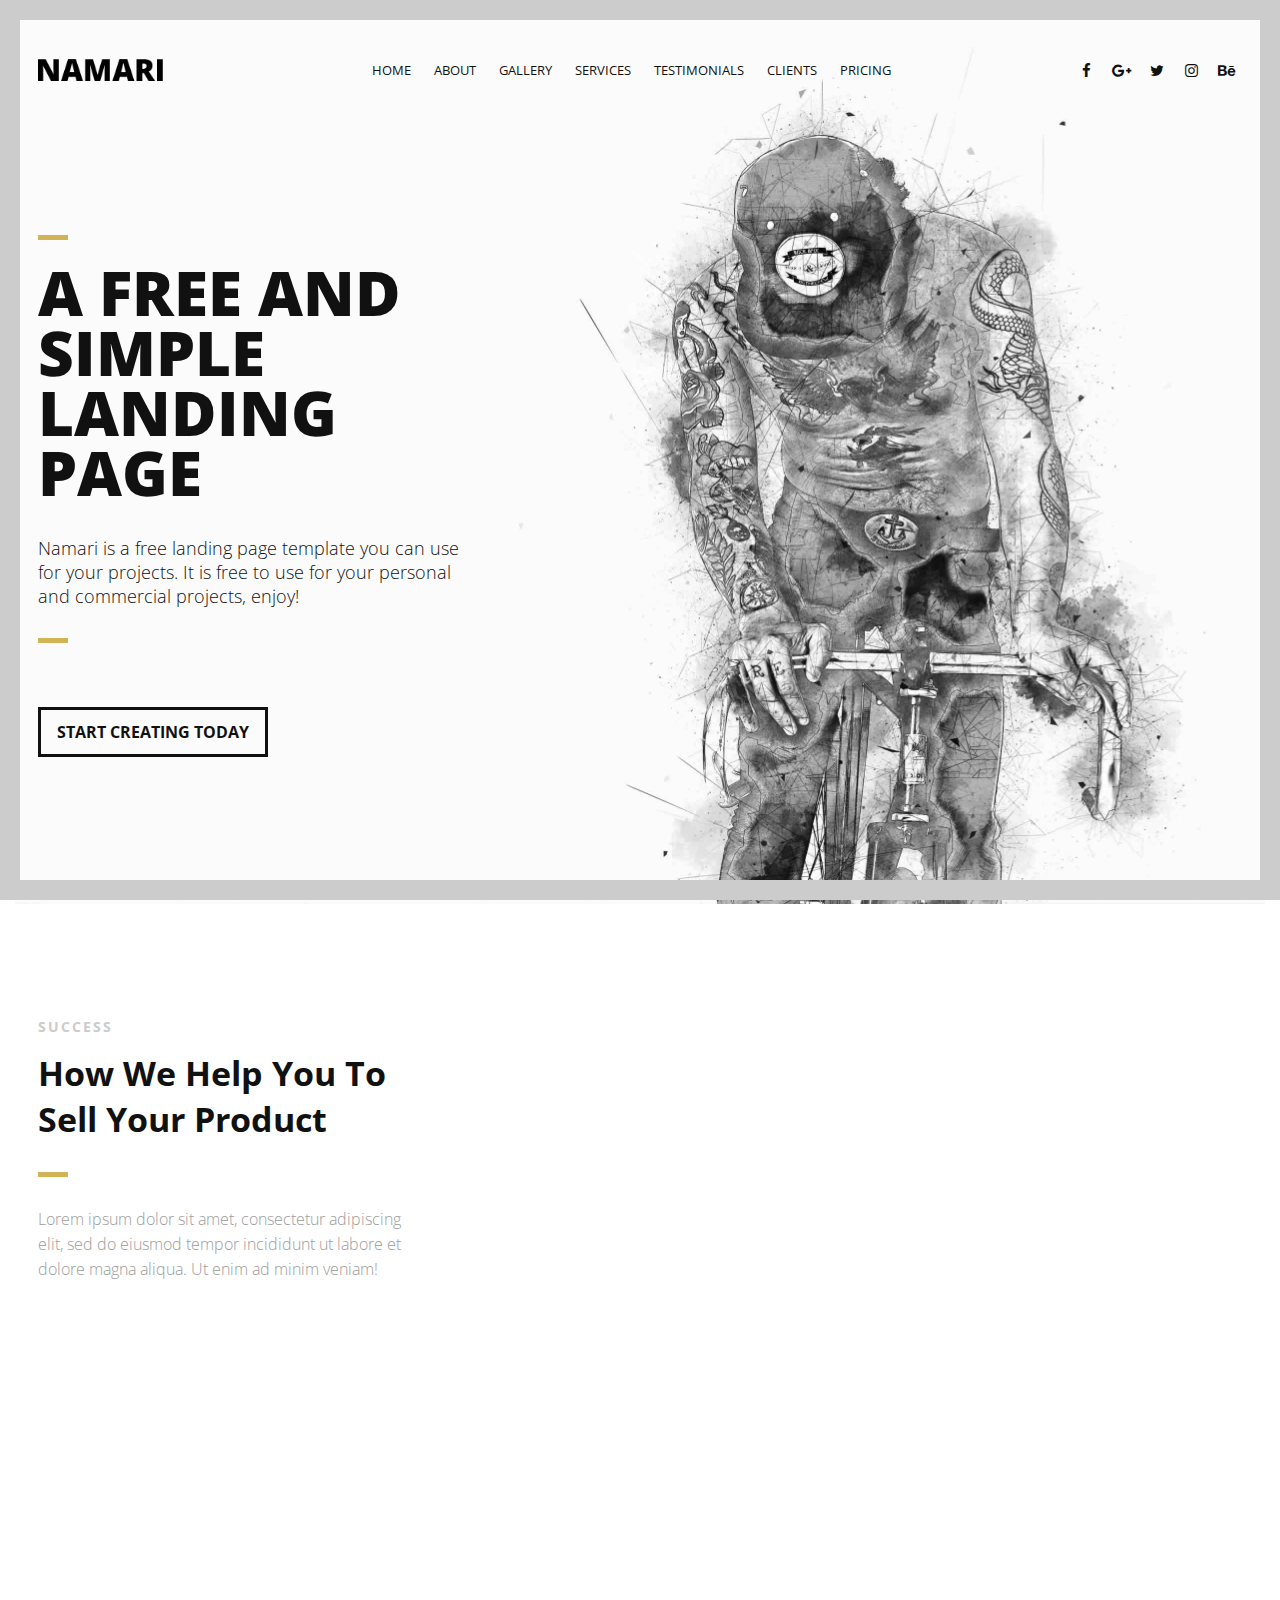
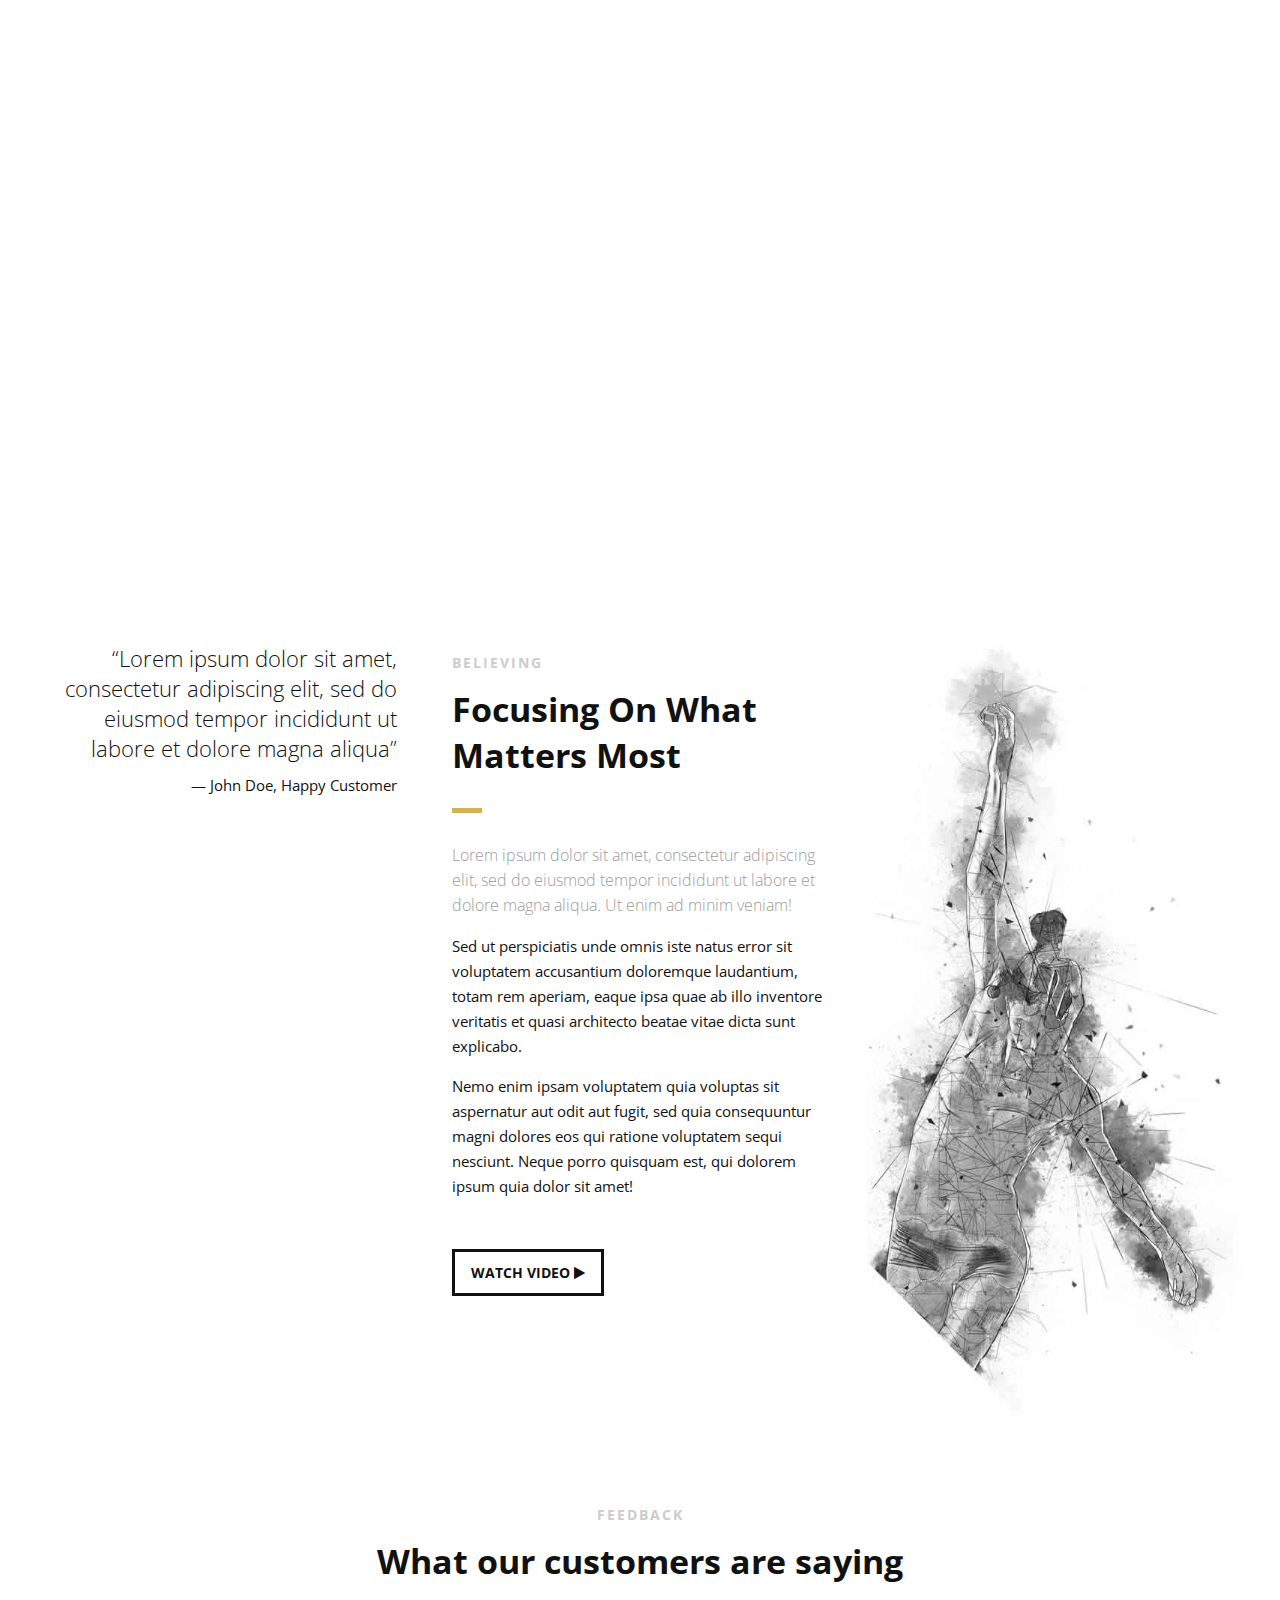
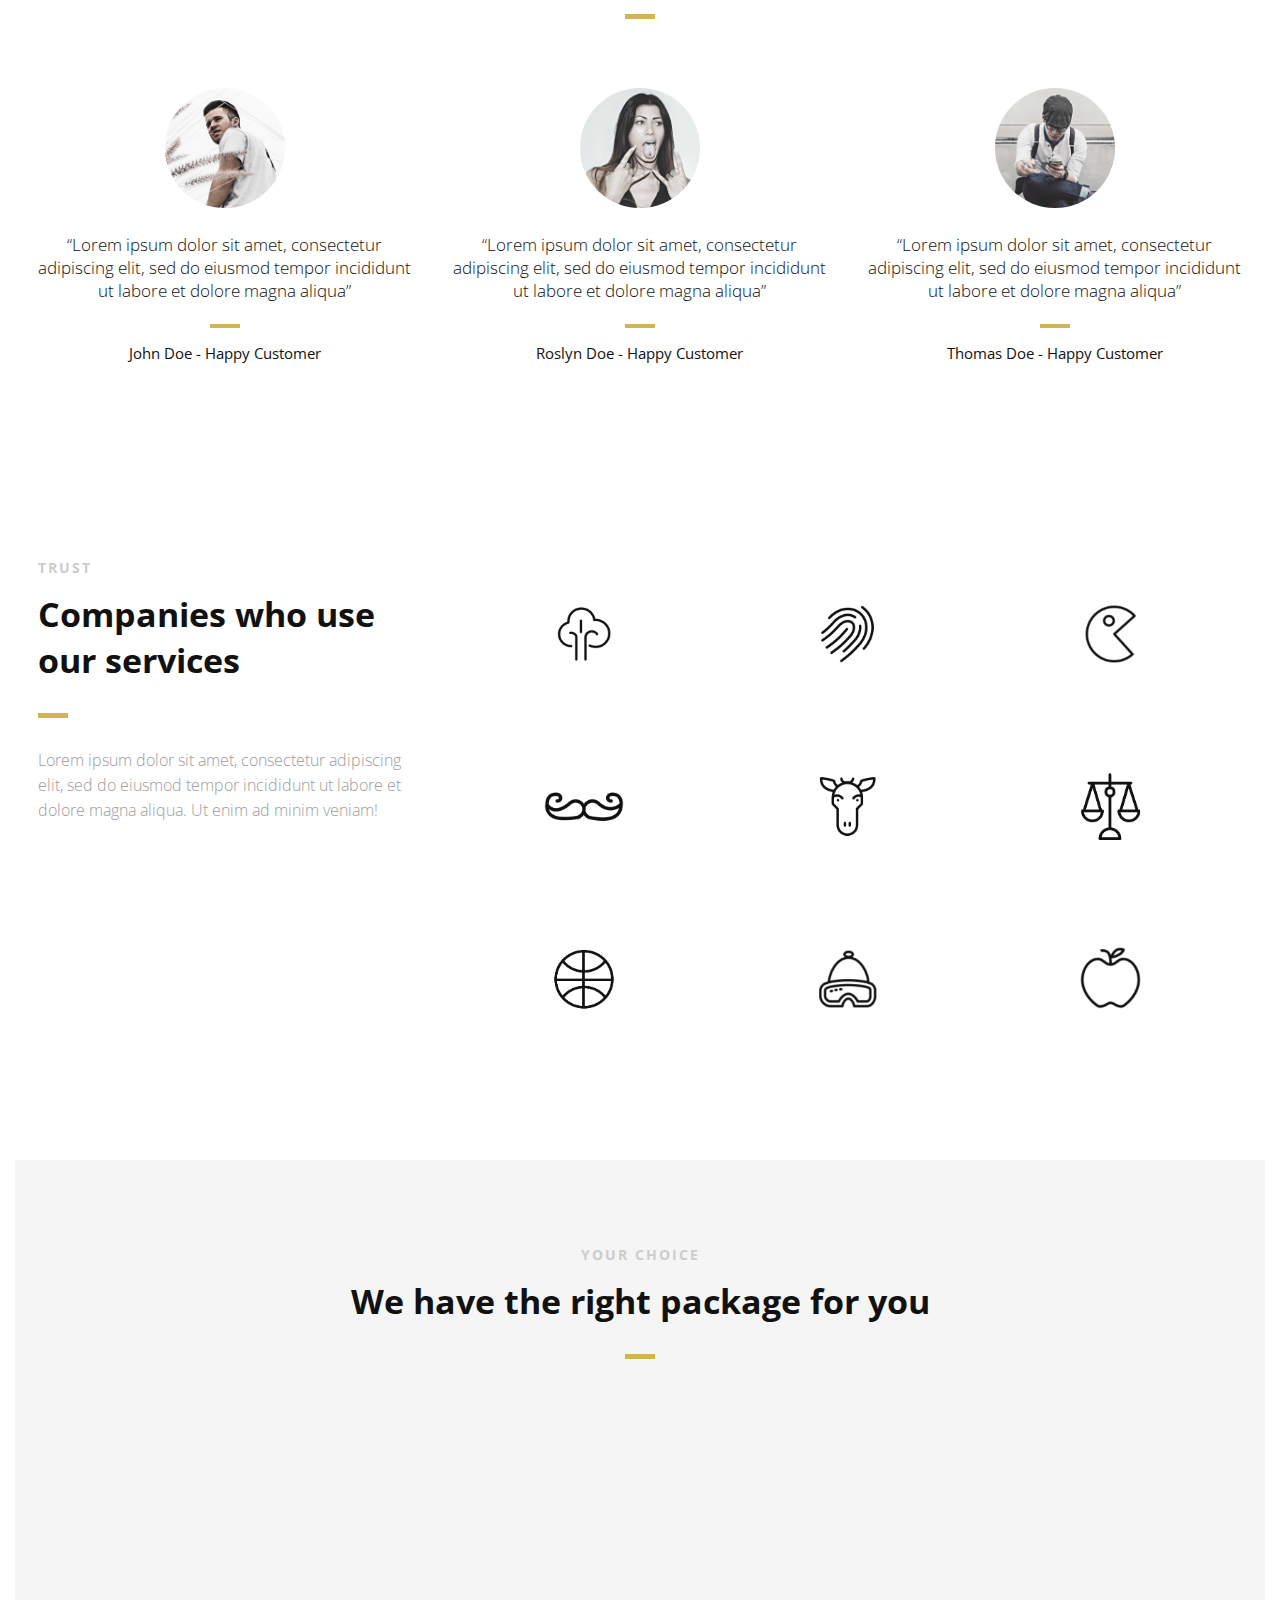
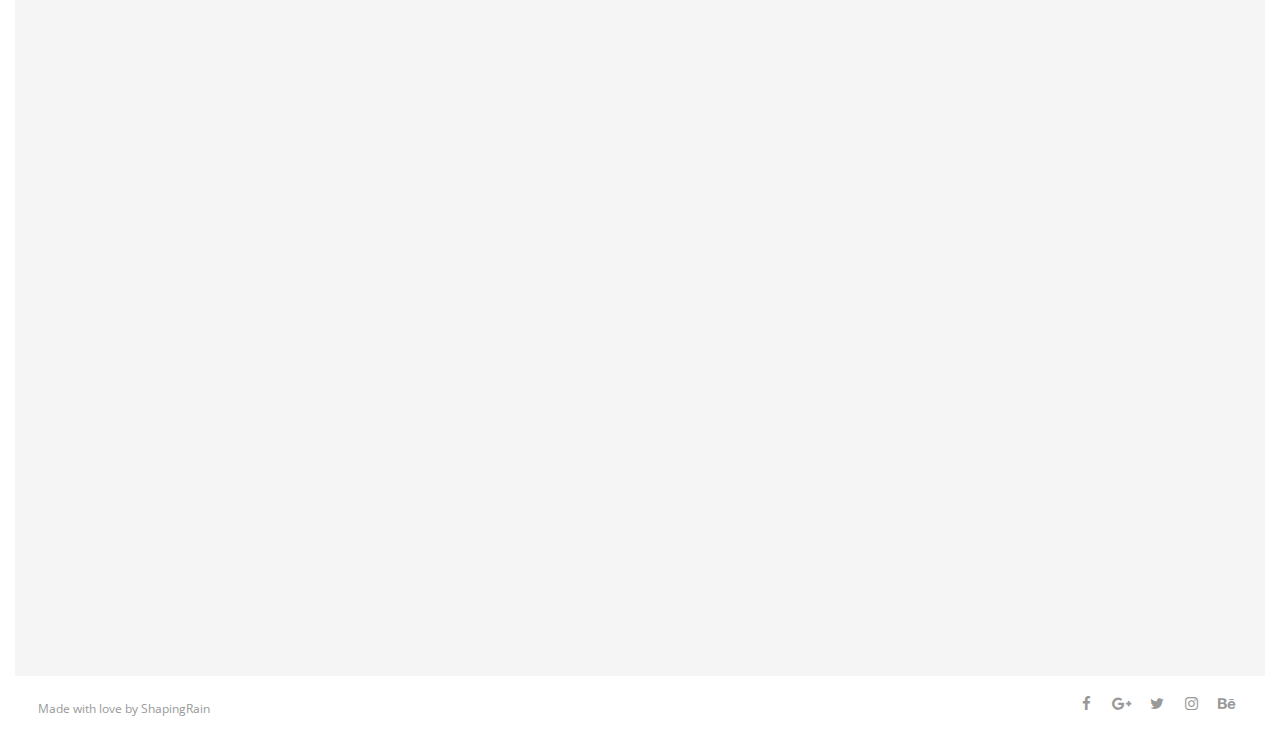
<file: Namari/index.html>
<!DOCTYPE html>
<html>
<head lang="en">
    <meta charset="UTF-8">

    <!--Page Title-->
    <title>Namari - Free Landing Page Template</title>

    <!--Meta Keywords and Description-->
    <meta name="keywords" content="">
    <meta name="description" content="">
    <meta name="viewport" content="width=device-width, initial-scale=1.0, user-scalable=no"/>

    <!--Favicon-->
    <link rel="shortcut icon" href="images/favicon.ico" title="Favicon"/>

    <!-- Main CSS Files -->
    <link rel="stylesheet" href="css/style.css">

    <!-- Namari Color CSS -->
    <link rel="stylesheet" href="css/namari-color.css">

    <!--Icon Fonts - Font Awesome Icons-->
    <link rel="stylesheet" href="css/font-awesome.min.css">

    <!-- Animate CSS-->
    <link href="css/animate.css" rel="stylesheet" type="text/css">

    <!--Google Webfonts-->
    <link href='https://fonts.googleapis.com/css?family=Open+Sans:400,300,600,700,800' rel='stylesheet' type='text/css'>
</head>
<body>

<!-- Preloader -->
<div id="preloader">
    <div id="status" class="la-ball-triangle-path">
        <div></div>
        <div></div>
        <div></div>
    </div>
</div>
<!--End of Preloader-->

<div class="page-border" data-wow-duration="0.7s" data-wow-delay="0.2s">
    <div class="top-border wow fadeInDown animated" style="visibility: visible; animation-name: fadeInDown;"></div>
    <div class="right-border wow fadeInRight animated" style="visibility: visible; animation-name: fadeInRight;"></div>
    <div class="bottom-border wow fadeInUp animated" style="visibility: visible; animation-name: fadeInUp;"></div>
    <div class="left-border wow fadeInLeft animated" style="visibility: visible; animation-name: fadeInLeft;"></div>
</div>

<div id="wrapper">

    <header id="banner" class="scrollto clearfix" data-enllax-ratio=".5">
        <div id="header" class="nav-collapse">
            <div class="row clearfix">
                <div class="col-1">

                    <!--Logo-->
                    <div id="logo">

                        <!--Logo that is shown on the banner-->
                        <img src="images/logo.png" id="banner-logo" alt="Landing Page"/>
                        <!--End of Banner Logo-->

                        <!--The Logo that is shown on the sticky Navigation Bar-->
                        <img src="images/logo-2.png" id="navigation-logo" alt="Landing Page"/>
                        <!--End of Navigation Logo-->

                    </div>
                    <!--End of Logo-->

                    <aside>

                        <!--Social Icons in Header-->
                        <ul class="social-icons">
                            <li>
                                <a target="_blank" title="Facebook" href="https://www.facebook.com/username">
                                    <i class="fa fa-facebook fa-1x"></i><span>Facebook</span>
                                </a>
                            </li>
                            <li>
                                <a target="_blank" title="Google+" href="http://google.com/+username">
                                    <i class="fa fa-google-plus fa-1x"></i><span>Google+</span>
                                </a>
                            </li>
                            <li>
                                <a target="_blank" title="Twitter" href="http://www.twitter.com/username">
                                    <i class="fa fa-twitter fa-1x"></i><span>Twitter</span>
                                </a>
                            </li>
                            <li>
                                <a target="_blank" title="Instagram" href="http://www.instagram.com/username">
                                    <i class="fa fa-instagram fa-1x"></i><span>Instagram</span>
                                </a>
                            </li>
                            <li>
                                <a target="_blank" title="behance" href="http://www.behance.net">
                                    <i class="fa fa-behance fa-1x"></i><span>Behance</span>
                                </a>
                            </li>
                        </ul>
                        <!--End of Social Icons in Header-->

                    </aside>

                    <!--Main Navigation-->
                    <nav id="nav-main">
                        <ul>
                            <li>
                                <a href="#banner">Home</a>
                            </li>
                            <li>
                                <a href="#about">About</a>
                            </li>
                            <li>
                                <a href="#gallery">Gallery</a>
                            </li>
                            <li>
                                <a href="#services">Services</a>
                            </li>
                            <li>
                                <a href="#testimonials">Testimonials</a>
                            </li>
                            <li>
                                <a href="#clients">Clients</a>
                            </li>
                            <li>
                                <a href="#pricing">Pricing</a>
                            </li>
                        </ul>
                    </nav>
                    <!--End of Main Navigation-->

                    <div id="nav-trigger"><span></span></div>
                    <nav id="nav-mobile"></nav>

                </div>
            </div>
        </div><!--End of Header-->

        <!--Banner Content-->
        <div id="banner-content" class="row clearfix">

            <div class="col-38">

                <div class="section-heading">
                    <h1>A FREE AND SIMPLE LANDING PAGE</h1>
                    <h2>Namari is a free landing page template you can use for your projects. It is free to use for your
                        personal and commercial projects, enjoy!</h2>
                </div>

                <!--Call to Action-->
                <a href="#" class="button">START CREATING TODAY</a>
                <!--End Call to Action-->

            </div>

        </div><!--End of Row-->
    </header>

    <!--Main Content Area-->
    <main id="content">

        <!--Introduction-->
        <section id="about" class="introduction scrollto">

            <div class="row clearfix">

                <div class="col-3">
                    <div class="section-heading">
                        <h3>SUCCESS</h3>
                        <h2 class="section-title">How We Help You To Sell Your Product</h2>
                        <p class="section-subtitle">Lorem ipsum dolor sit amet, consectetur adipiscing elit, sed do
                            eiusmod tempor incididunt ut labore et dolore magna aliqua. Ut enim ad minim veniam!</p>
                    </div>

                </div>

                <div class="col-2-3">

                    <!--Icon Block-->
                    <div class="col-2 icon-block icon-top wow fadeInUp" data-wow-delay="0.1s">
                        <!--Icon-->
                        <div class="icon">
                            <i class="fa fa-html5 fa-2x"></i>
                        </div>
                        <!--Icon Block Description-->
                        <div class="icon-block-description">
                            <h4>HTML5 &amp; CSS3</h4>
                            <p>Has ne tritani atomorum conclusionemque, in dolorum volumus cotidieque eum. At vis choro
                                neglegentur iudico</p>
                        </div>
                    </div>
                    <!--End of Icon Block-->

                    <!--Icon Block-->
                    <div class="col-2 icon-block icon-top wow fadeInUp" data-wow-delay="0.3s">
                        <!--Icon-->
                        <div class="icon">
                            <i class="fa fa-bolt fa-2x"></i>
                        </div>
                        <!--Icon Block Description-->
                        <div class="icon-block-description">
                            <h4>Easy to Use</h4>
                            <p>Cu vero ipsum vim, doctus facilisi sea in. Eam ex falli honestatis repudiandae, sit
                                detracto mediocrem disputationi</p>
                        </div>
                    </div>
                    <!--End of Icon Block-->

                    <!--Icon Block-->
                    <div class="col-2 icon-block icon-top wow fadeInUp" data-wow-delay="0.5s">
                        <!--Icon-->
                        <div class="icon">
                            <i class="fa fa-tablet fa-2x"></i>
                        </div>
                        <!--Icon Block Description-->
                        <div class="icon-block-description">
                            <h4>Fully Responsive</h4>
                            <p>Id porro tritani recusabo usu, eum intellegam consequuntur et. Fugit debet ea sit, an pro
                                nemore vivendum</p>
                        </div>
                    </div>
                    <!--End of Icon Block-->

                    <!--Icon Block-->
                    <div class="col-2 icon-block icon-top wow fadeInUp" data-wow-delay="0.5s">
                        <!--Icon-->
                        <div class="icon">
                            <i class="fa fa-rocket fa-2x"></i>
                        </div>
                        <!--Icon Block Description-->
                        <div class="icon-block-description">
                            <h4>Parallax Effect</h4>
                            <p>Id porro tritani recusabo usu, eum intellegam consequuntur et. Fugit debet ea sit, an pro
                                nemore vivendum</p>
                        </div>
                    </div>
                    <!--End of Icon Block-->

                </div>

            </div>


        </section>
        <!--End of Introduction-->


        <!--Gallery-->
        <aside id="gallery" class="row text-center scrollto clearfix" data-featherlight-gallery
                 data-featherlight-filter="a">

                <a href="images/gallery-images/gallery-image-1.jpg" data-featherlight="image" class="col-3 wow fadeIn"
                   data-wow-delay="0.1s"><img src="images/gallery-images/gallery-image-1.jpg" alt="Landing Page"/></a>
                <a href="images/gallery-images/gallery-image-2.jpg" data-featherlight="image" class="col-3 wow fadeIn"
                   data-wow-delay="0.3s"><img src="images/gallery-images/gallery-image-2.jpg" alt="Landing Page"/></a>
                <a href="images/gallery-images/gallery-image-3.jpg" data-featherlight="image" class="col-3 wow fadeIn"
                   data-wow-delay="0.5s"><img src="images/gallery-images/gallery-image-3.jpg" alt="Landing Page"/></a>
                <a href="images/gallery-images/gallery-image-4.jpg" data-featherlight="image" class="col-3 wow fadeIn"
                   data-wow-delay="1.1s"><img src="images/gallery-images/gallery-image-4.jpg" alt="Landing Page"/></a>
                <a href="images/gallery-images/gallery-image-5.jpg" data-featherlight="image" class="col-3 wow fadeIn"
                   data-wow-delay="0.9s"><img src="images/gallery-images/gallery-image-5.jpg" alt="Landing Page"/></a>
                <a href="images/gallery-images/gallery-image-6.jpg" data-featherlight="image" class="col-3 wow fadeIn"
                   data-wow-delay="0.7s"><img src="images/gallery-images/gallery-image-6.jpg" alt="Landing Page"/></a>

        </aside>
        <!--End of Gallery-->


        <!--Content Section-->
        <div id="services" class="scrollto clearfix">

            <div class="row no-padding-bottom clearfix">


                <!--Content Left Side-->
                <div class="col-3">
                    <!--User Testimonial-->
                    <blockquote class="testimonial text-right bigtest">
                        <q>Lorem ipsum dolor sit amet, consectetur adipiscing elit, sed do eiusmod tempor incididunt ut
                            labore
                            et dolore magna aliqua</q>
                        <footer>— John Doe, Happy Customer</footer>
                    </blockquote>
                    <!-- End of Testimonial-->

                </div>
                <!--End Content Left Side-->

                <!--Content of the Right Side-->
                <div class="col-3">
                    <div class="section-heading">
                        <h3>BELIEVING</h3>
                        <h2 class="section-title">Focusing On What Matters Most</h2>
                        <p class="section-subtitle">Lorem ipsum dolor sit amet, consectetur adipiscing elit, sed do
                            eiusmod tempor incididunt ut labore et dolore magna aliqua. Ut enim ad minim veniam!</p>
                    </div>
                    <p>Sed ut perspiciatis unde omnis iste natus error sit voluptatem accusantium doloremque laudantium,
                        totam rem aperiam, eaque ipsa quae ab illo inventore veritatis et quasi architecto beatae vitae
                        dicta sunt explicabo.
                    </p>
                    <p>
                        Nemo enim ipsam voluptatem quia voluptas sit aspernatur aut odit aut fugit, sed quia
                        consequuntur magni dolores eos qui ratione voluptatem sequi nesciunt.
                        Neque porro quisquam est, qui dolorem ipsum quia dolor sit amet!
                    </p>
                    <!-- Just replace the Video ID "UYJ5IjBRlW8" with the ID of your video on YouTube (Found within the URL) -->
                    <a href="#" data-videoid="UYJ5IjBRlW8" data-videosite="youtube" class="button video link-lightbox">
                        WATCH VIDEO <i class="fa fa-play" aria-hidden="true"></i>
                    </a>
                </div>
                <!--End Content Right Side-->

                <div class="col-3">
                    <img src="images/dancer.jpg" alt="Dancer"/>
                </div>

            </div>


        </div>
        <!--End of Content Section-->

        <!--Testimonials-->
        <aside id="testimonials" class="scrollto text-center" data-enllax-ratio=".2">

            <div class="row clearfix">

                <div class="section-heading">
                    <h3>FEEDBACK</h3>
                    <h2 class="section-title">What our customers are saying</h2>
                </div>

                <!--User Testimonial-->
                <blockquote class="col-3 testimonial classic">
                    <img src="images/user-images/user-1.jpg" alt="User"/>
                    <q>Lorem ipsum dolor sit amet, consectetur adipiscing elit, sed do eiusmod tempor incididunt ut
                        labore
                        et dolore magna aliqua</q>
                    <footer>John Doe - Happy Customer</footer>
                </blockquote>
                <!-- End of Testimonial-->

                <!--User Testimonial-->
                <blockquote class="col-3 testimonial classic">
                    <img src="images/user-images/user-2.jpg" alt="User"/>
                    <q>Lorem ipsum dolor sit amet, consectetur adipiscing elit, sed do eiusmod tempor incididunt ut
                        labore
                        et dolore magna aliqua</q>
                    <footer>Roslyn Doe - Happy Customer</footer>
                </blockquote>
                <!-- End of Testimonial-->

                <!--User Testimonial-->
                <blockquote class="col-3 testimonial classic">
                    <img src="images/user-images/user-3.jpg" alt="User"/>
                    <q>Lorem ipsum dolor sit amet, consectetur adipiscing elit, sed do eiusmod tempor incididunt ut
                        labore
                        et dolore magna aliqua</q>
                    <footer>Thomas Doe - Happy Customer</footer>
                </blockquote>
                <!-- End of Testimonial-->

            </div>

        </aside>
        <!--End of Testimonials-->

        <!--Clients-->
        <section id="clients" class="scrollto clearfix">
            <div class="row clearfix">

                <div class="col-3">

                    <div class="section-heading">
                        <h3>TRUST</h3>
                        <h2 class="section-title">Companies who use our services</h2>
                        <p class="section-subtitle">Lorem ipsum dolor sit amet, consectetur adipiscing elit, sed do
                            eiusmod
                            tempor incididunt ut labore et dolore magna aliqua. Ut enim ad minim veniam!</p>
                    </div>

                </div>

                <div class="col-2-3">

                    <a href="#" class="col-3">
                        <img src="images/company-images/company-logo1.png" alt="Company"/>
                        <div class="client-overlay"><span>Tree</span></div>
                    </a>
                    <a href="#" class="col-3">
                        <img src="images/company-images/company-logo2.png" alt="Company"/>
                        <div class="client-overlay"><span>Fingerprint</span></div>
                    </a>
                    <a href="#" class="col-3">
                        <img src="images/company-images/company-logo3.png" alt="Company"/>
                        <div class="client-overlay"><span>The Man</span></div>
                    </a>
                    <a href="#" class="col-3">
                        <img src="images/company-images/company-logo4.png" alt="Company"/>
                        <div class="client-overlay"><span>Mustache</span></div>
                    </a>
                    <a href="#" class="col-3">
                        <img src="images/company-images/company-logo5.png" alt="Company"/>
                        <div class="client-overlay"><span>Goat</span></div>
                    </a>
                    <a href="#" class="col-3">
                        <img src="images/company-images/company-logo6.png" alt="Company"/>
                        <div class="client-overlay"><span>Justice</span></div>
                    </a>
                    <a href="#" class="col-3">
                        <img src="images/company-images/company-logo7.png" alt="Company"/>
                        <div class="client-overlay"><span>Ball</span></div>
                    </a>
                    <a href="#" class="col-3">
                        <img src="images/company-images/company-logo8.png" alt="Company"/>
                        <div class="client-overlay"><span>Cold</span></div>
                    </a>

                    <a href="#" class="col-3">
                        <img src="images/company-images/company-logo9.png" alt="Company"/>
                        <div class="client-overlay"><span>Cold</span></div>
                    </a>

                </div>

            </div>
        </section>
        <!--End of Clients-->

        <!--Pricing Tables-->
        <section id="pricing" class="secondary-color text-center scrollto clearfix ">
            <div class="row clearfix">

                <div class="section-heading">
                    <h3>YOUR CHOICE</h3>
                    <h2 class="section-title">We have the right package for you</h2>
                </div>

                <!--Pricing Block-->
                <div class="pricing-block col-3 wow fadeInUp" data-wow-delay="0.4s">
                    <div class="pricing-block-content">
                        <h3>Personal</h3>
                        <p class="pricing-sub">The standard version</p>
                        <div class="pricing">
                            <div class="price"><span>$</span>19</div>
                            <p>Lorem ipsum dolor sit amet, consectetur adipiscing elit</p>
                        </div>
                        <ul>
                            <li>5 Downloads</li>
                            <li>2 Extensions</li>
                            <li>Tutorials</li>
                            <li>Forum Support</li>
                            <li>1 year free updates</li>
                        </ul>
                        <a href="#" class="button">BUY TODAY</a>
                    </div>
                </div>
                <!--End Pricing Block-->

                <!--Pricing Block-->
                <div class="pricing-block featured col-3 wow fadeInUp" data-wow-delay="0.6s">
                    <div class="pricing-block-content">
                        <h3>Student</h3>
                        <p class="pricing-sub">Most popular choice</p>
                        <div class="pricing">
                            <div class="price"><span>$</span>29</div>
                            <p>Lorem ipsum dolor sit amet, consectetur adipiscing elit</p>
                        </div>
                        <ul>
                            <li>15 Downloads</li>
                            <li>5 Extensions</li>
                            <li>Tutorials with Files</li>
                            <li>Forum Support</li>
                            <li>2 years free updates</li>
                        </ul>
                        <a href="#" class="button">BUY TODAY</a>
                    </div>
                </div>
                <!--End Pricing Block-->

                <!--Pricing Block-->
                <div class="pricing-block col-3 wow fadeInUp" data-wow-delay="0.8s">
                    <div class="pricing-block-content">
                        <h3>Business</h3>
                        <p class="pricing-sub">For the whole team</p>
                        <div class="pricing">
                            <div class="price"><span>$</span>49</div>
                            <p>Lorem ipsum dolor sit amet, consectetur adipiscing elit</p>
                        </div>
                        <ul>
                            <li>Unlimited Downloads</li>
                            <li>Unlimited Extensions</li>
                            <li>HD Video Tutorials</li>
                            <li>Chat Support</li>
                            <li>Lifetime free updates</li>
                        </ul>
                        <a href="#" class="button">BUY TODAY</a>
                    </div>
                </div>
                <!--End Pricing Block-->

            </div>
        </section>
        <!--End of Pricing Tables-->

    </main>
    <!--End Main Content Area-->


    <!--Footer-->
    <footer id="landing-footer" class="clearfix">
        <div class="row clearfix">

            <p id="copyright" class="col-2">Made with love by <a href="https://www.shapingrain.com">ShapingRain</a></p>

            <!--Social Icons in Footer-->
            <ul class="col-2 social-icons">
                <li>
                    <a target="_blank" title="Facebook" href="https://www.facebook.com/username">
                        <i class="fa fa-facebook fa-1x"></i><span>Facebook</span>
                    </a>
                </li>
                <li>
                    <a target="_blank" title="Google+" href="http://google.com/+username">
                        <i class="fa fa-google-plus fa-1x"></i><span>Google+</span>
                    </a>
                </li>
                <li>
                    <a target="_blank" title="Twitter" href="http://www.twitter.com/username">
                        <i class="fa fa-twitter fa-1x"></i><span>Twitter</span>
                    </a>
                </li>
                <li>
                    <a target="_blank" title="Instagram" href="http://www.instagram.com/username">
                        <i class="fa fa-instagram fa-1x"></i><span>Instagram</span>
                    </a>
                </li>
                <li>
                    <a target="_blank" title="behance" href="http://www.behance.net">
                        <i class="fa fa-behance fa-1x"></i><span>Behance</span>
                    </a>
                </li>
            </ul>
            <!--End of Social Icons in Footer-->
        </div>
    </footer>
    <!--End of Footer-->

</div>

<!-- Include JavaScript resources -->
<script src="js/jquery.1.8.3.min.js"></script>
<script src="js/wow.min.js"></script>
<script src="js/featherlight.min.js"></script>
<script src="js/featherlight.gallery.min.js"></script>
<script src="js/jquery.enllax.min.js"></script>
<script src="js/jquery.scrollUp.min.js"></script>
<script src="js/jquery.easing.min.js"></script>
<script src="js/jquery.stickyNavbar.min.js"></script>
<script src="js/jquery.waypoints.min.js"></script>
<script src="js/images-loaded.min.js"></script>
<script src="js/lightbox.min.js"></script>
<script src="js/site.js"></script>


</body>
</html>
</file>
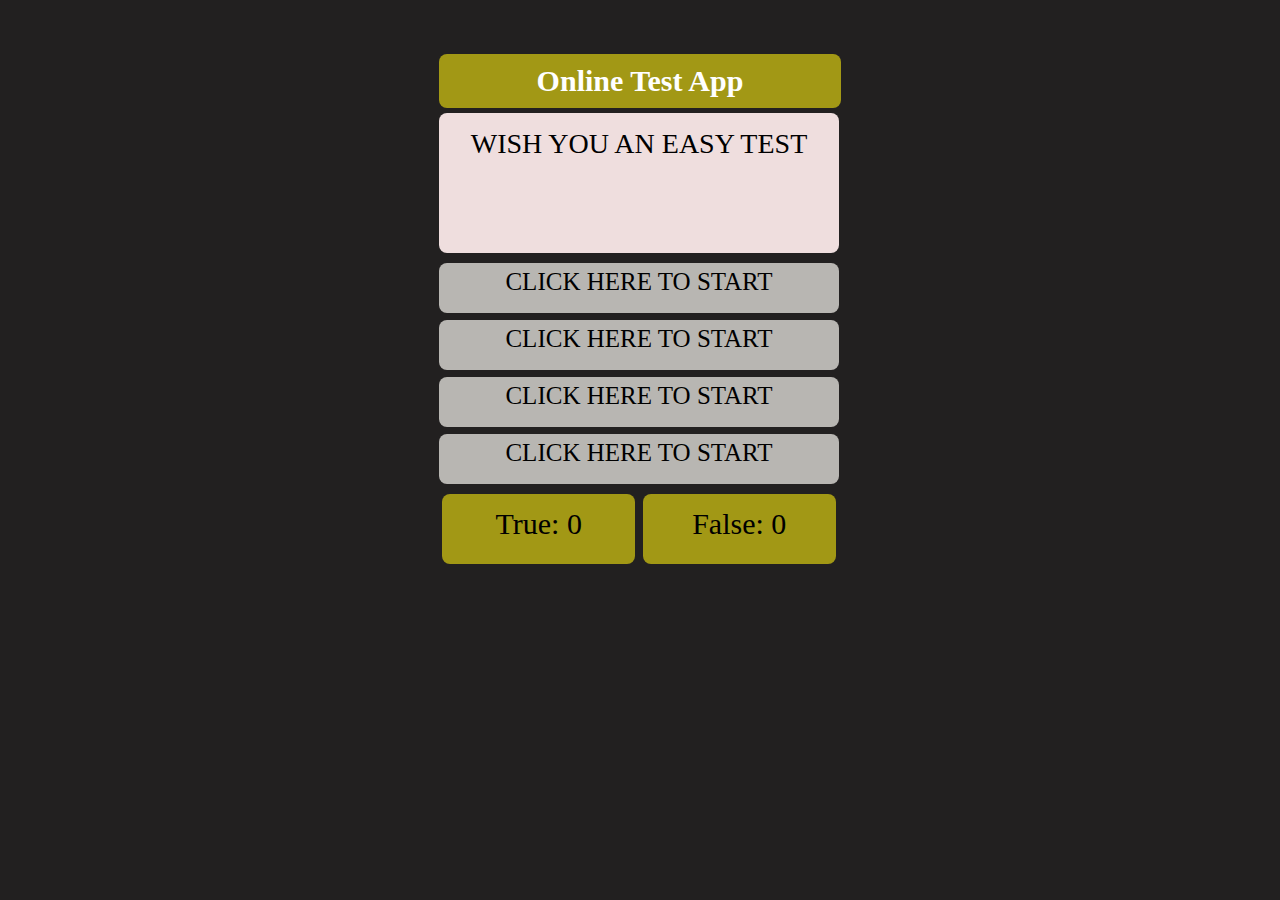
<file: test_app/index.html>
<!-- This page is for writing our structure! -->
<!DOCTYPE html>
<html>
    <head>
        <meta charset="utf-8">
        <link rel='stylesheet' type="text/css" href='style.css'>
        <title>OnlineTestSystem</title>
    </head>
<body>

<div class="container">
<div class="head">Online Test App</div>
<div class="qchart">WISH YOU AN EASY TEST</div>
<div class="ans" id="ans1">CLICK HERE TO START</div>
<div class="ans" id="ans2">CLICK HERE TO START</div>
<div class="ans" id="ans3">CLICK HERE TO START</div>
<div class="ans" id="ans4">CLICK HERE TO START</div>
<div class="result">
<div class="true">True: <span id="true">0</span></div>
<div class="false">False: <span id="false">0</span></div>
</div>
</div>
<script  src="script.js"></script>
</body>



</html>
</file>
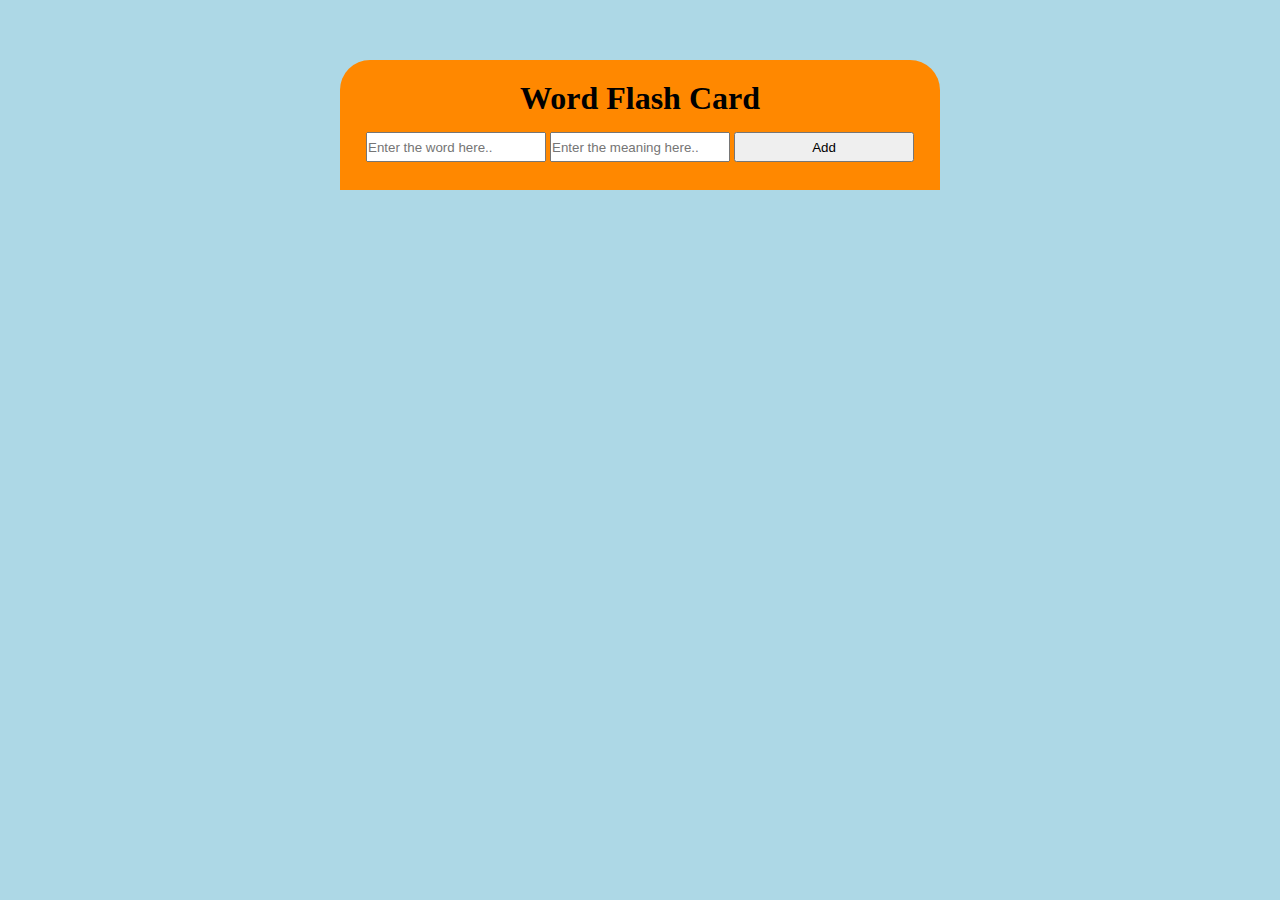
<file: Word_flashcard/index.html>
<!-- Developed By Engineer Elhamuddin Taheri
B.Sc in Software Engineering (Kabul University) -->
<!DOCTYPE html>
<html>
<head>
    <title>Word Flashcard</title>
    <link href="style.css" type="text/css" rel="stylesheet">
</head>
<body>
    <div class="container">
        <div class="control">
            <h1>Word Flash Card</h1>
            <input type="text" id="word" placeholder="Enter the word here..">
            <input type="text" id="mean" placeholder="Enter the meaning here..">
            <button id="btn">Add</button>
        </div>
        <div>
            <table id="vocab">

            </table>
        </div>
    </div>

    <script src="app.js"></script>
</body>
</html>
</file>
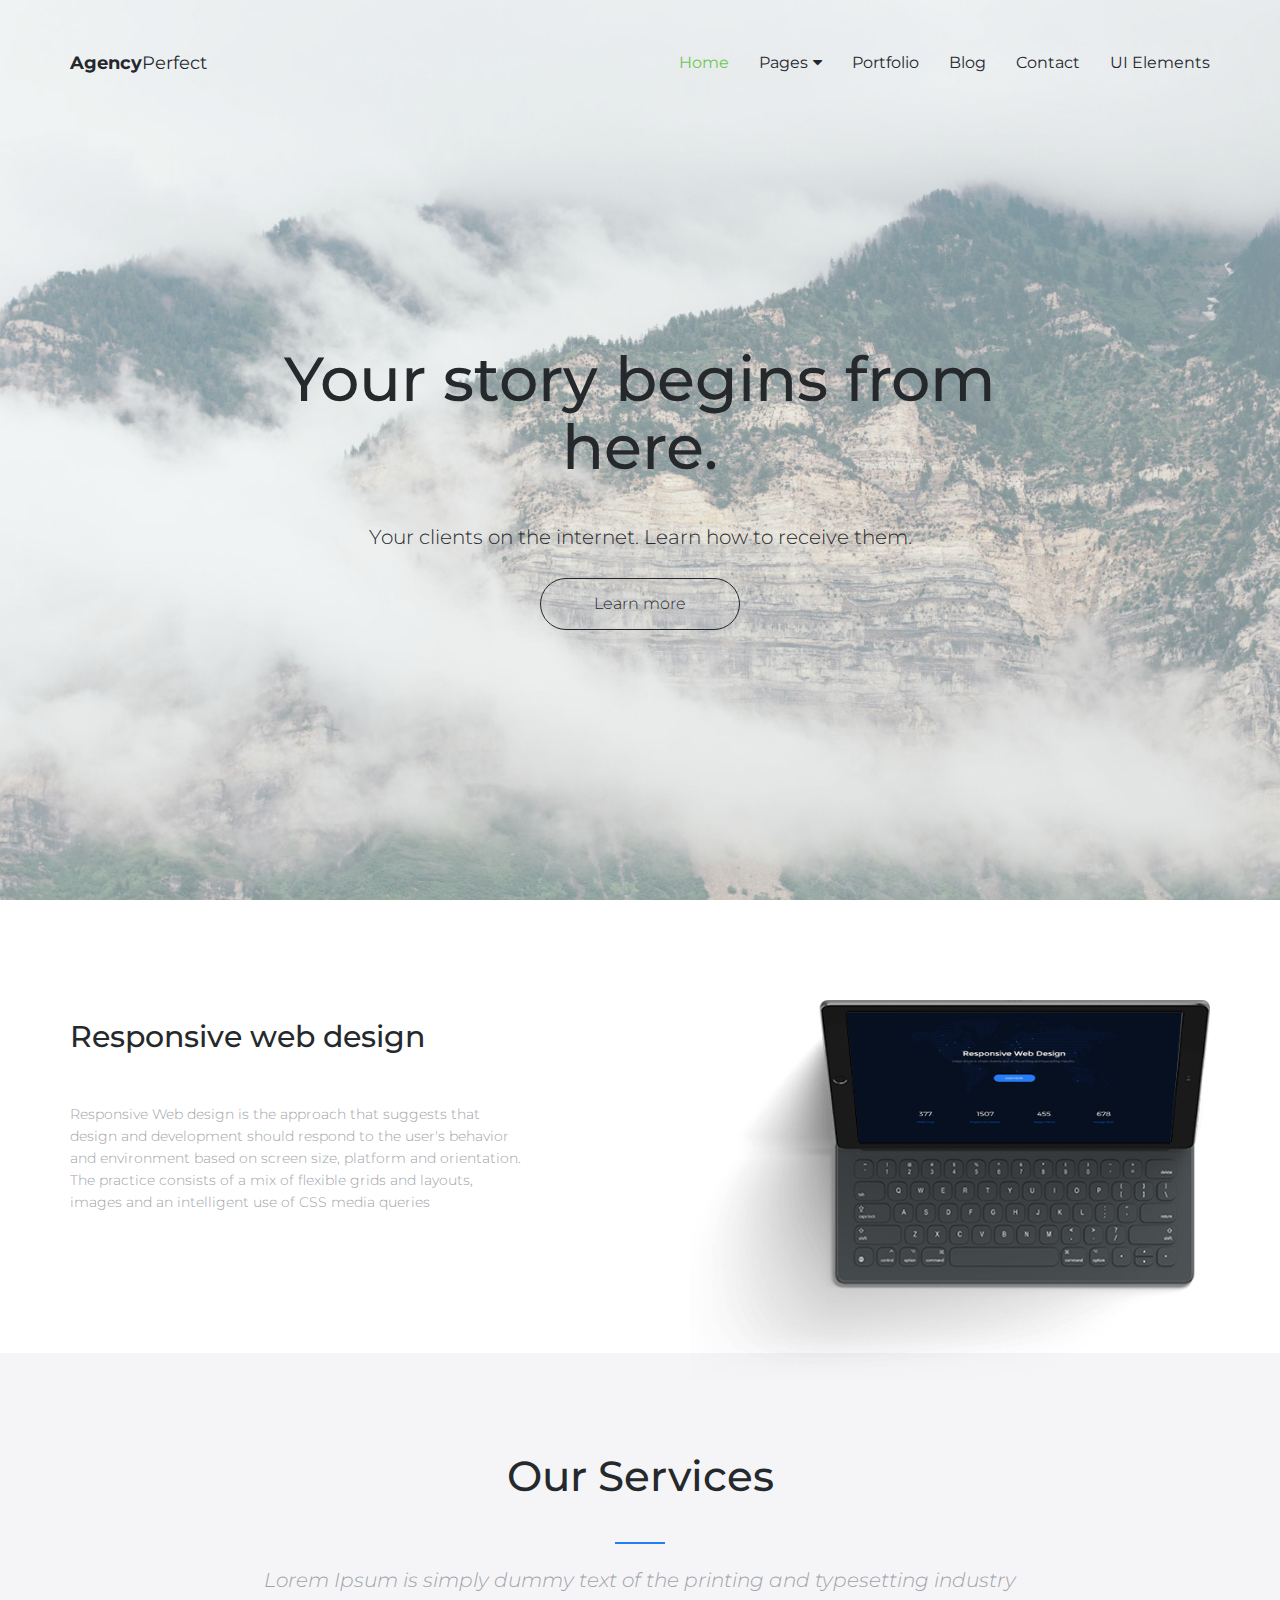
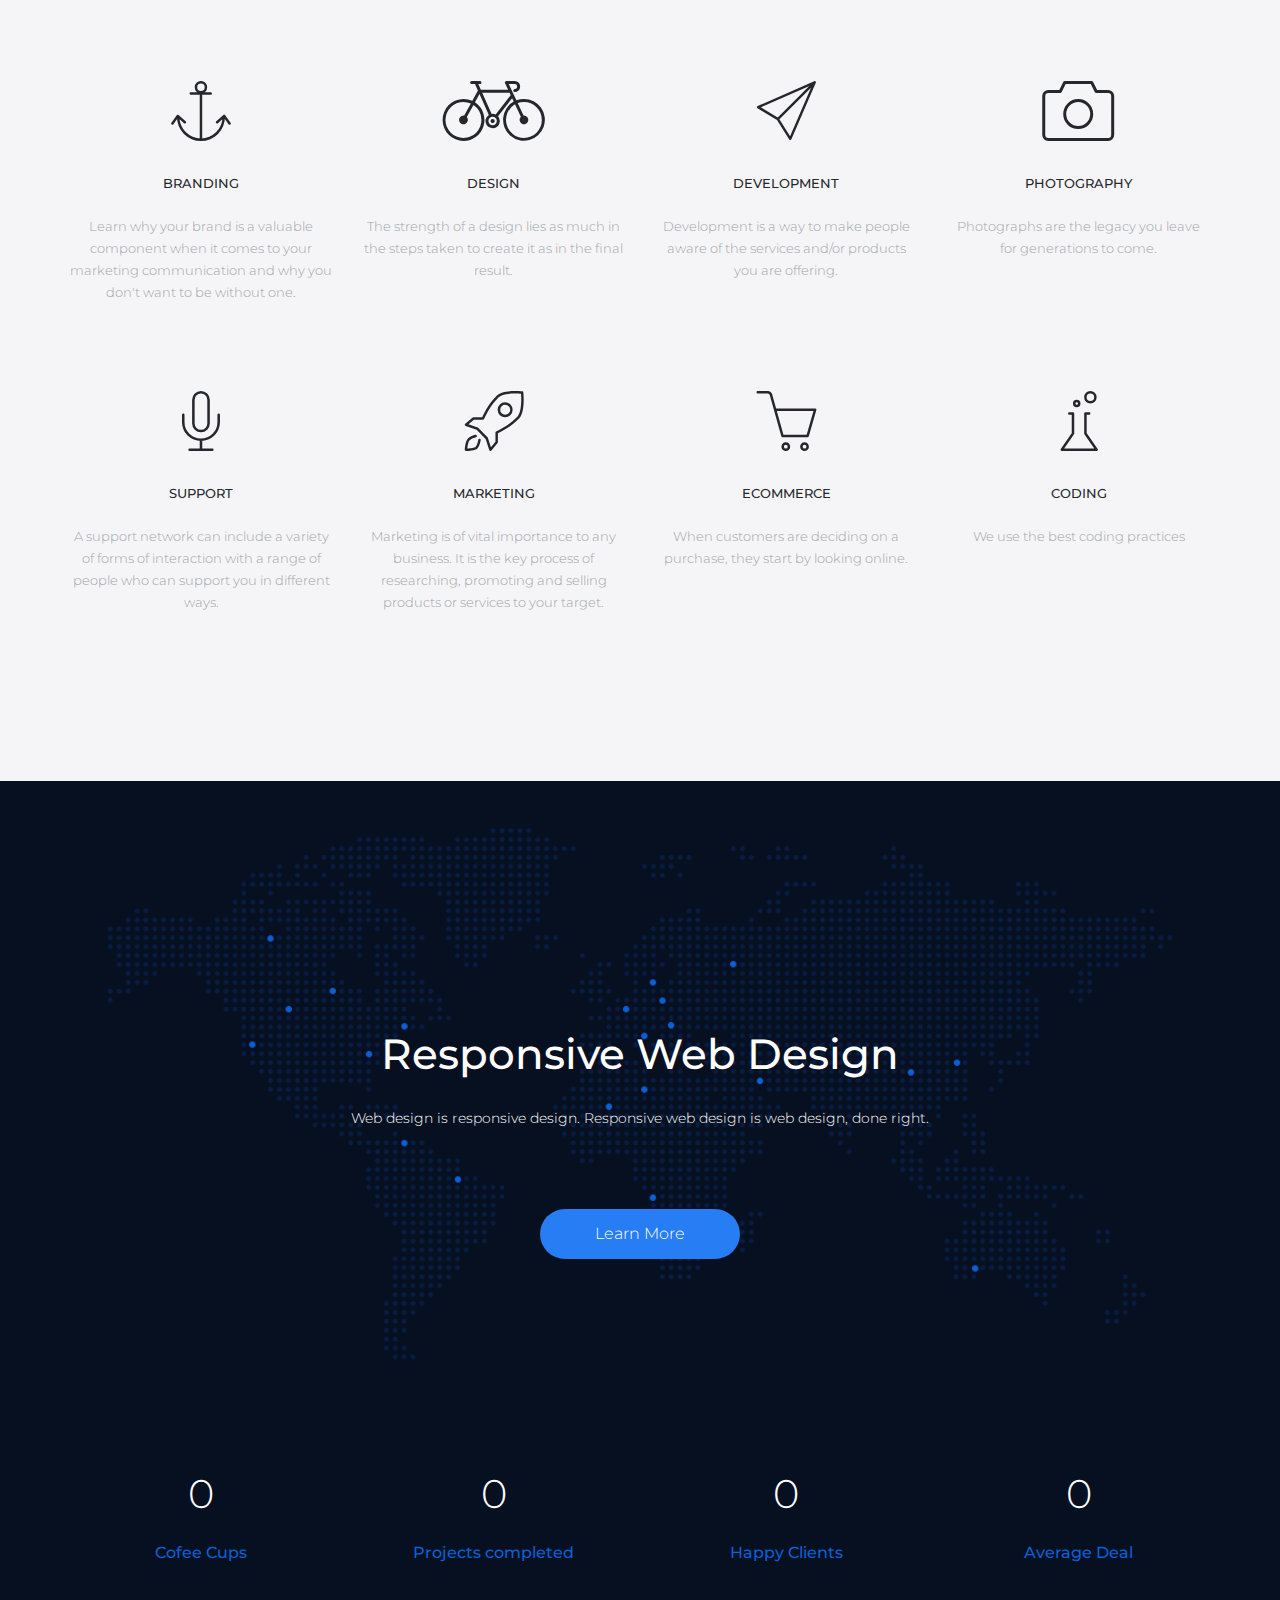
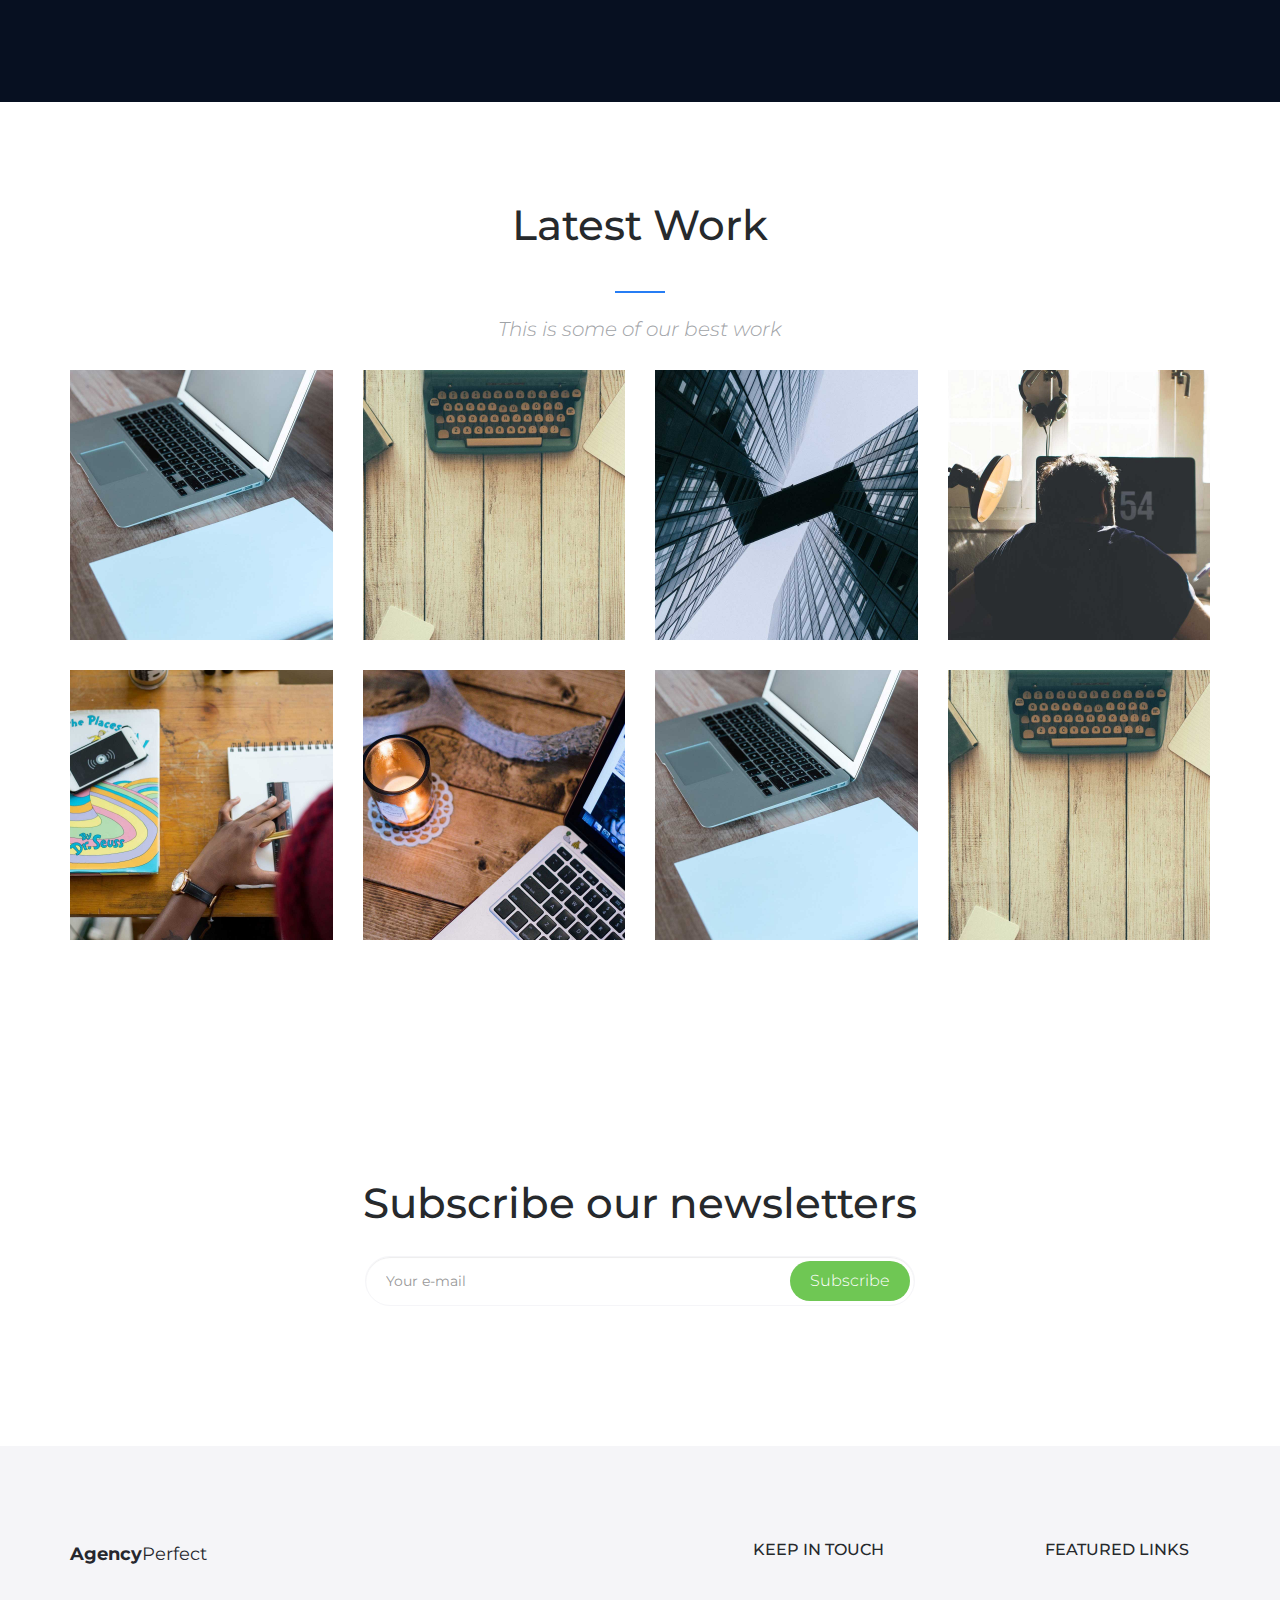
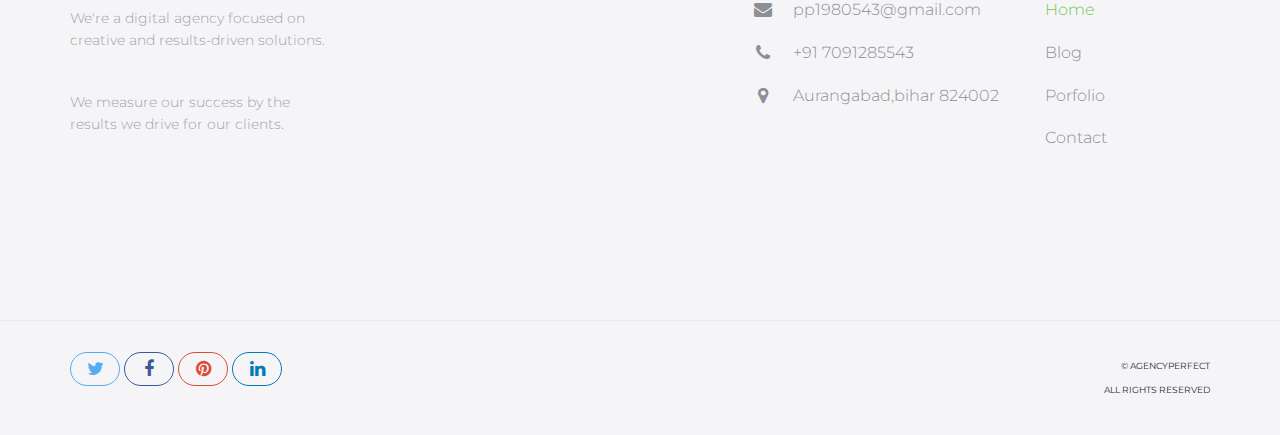
<file: Agency Perfect/html-freebie-agency-perfect-master/index.html>
<!DOCTYPE html>
<html lang="en">
<head>

    <!-- Basic Page Needs
    ================================================== -->
    <meta http-equiv="Content-Type" content="text/html; charset=utf-8">
    <meta http-equiv="X-UA-Compatible" content="IE=edge">

    <title>Agency Perfect</title>

    <meta name="description" content="">
    <meta name="author" content="">
    <meta name="keywords" content="">

    <!-- Mobile Specific Metas
    ================================================== -->
    <meta name="viewport" content="width=device-width, minimum-scale=1.0, maximum-scale=1.0">
    <meta name="apple-mobile-web-app-capable" content="yes">

    <!-- Fonts -->
    <link href="https://fonts.googleapis.com/css?family=Montserrat:300,300i,400,600,700" rel="stylesheet">
    <link rel="stylesheet" href="http://cdnjs.cloudflare.com/ajax/libs/font-awesome/4.4.0/css/font-awesome.min.css">

    <!-- Favicon
    ================================================== -->
    <link rel="apple-touch-icon" sizes="180x180" href="assets/img/apple-touch-icon.png">
    <link rel="icon" type="image/png" sizes="16x16" href="assets/img/favicon.png">

    <!-- Stylesheets
    ================================================== -->
    <!-- Bootstrap core CSS -->
    <link href="assets/css/bootstrap.min.css" rel="stylesheet">

    <!-- Custom styles for this template -->
    <link href="assets/css/style.css" rel="stylesheet">
    <link href="assets/css/responsive.css" rel="stylesheet">

    <!-- HTML5 shim and Respond.js IE8 support of HTML5 elements and media queries -->
    <!--[if lt IE 9]>
    <script src="https://oss.maxcdn.com/libs/html5shiv/3.7.0/html5shiv.js"></script>
    <script src="https://oss.maxcdn.com/libs/respond.js/1.4.2/respond.min.js"></script>
    <![endif]-->

</head>
<body>

    <header id="masthead" class="site-header">
        <nav id="primary-navigation" class="site-navigation">
            <div class="container">

                <div class="navbar-header">
                   
                    <a class="site-title"><span>Agency</span>Perfect</a>

                </div><!-- /.navbar-header -->

                <div class="collapse navbar-collapse" id="agency-navbar-collapse">

                    <ul class="nav navbar-nav navbar-right">

                        <li class="active"><a href="index.html" data-toggle="dropdown">Home</a></li>
                        <li class="dropdown"><a href="#" class="dropdown-toggle" data-toggle="dropdown">Pages<i class="fa fa-caret-down hidden-xs" aria-hidden="true"></i></a>

                            <ul class="dropdown-menu" role="menu" aria-labelledby="menu1">
                              <li><a href="portfolio.html">Portfolio</a></li>
                              <li><a href="blog.html">Blog</a></li>
                            </ul>

                        </li>
                        <li><a href="portfolio.html">Portfolio</a></li>
                        <li><a href="blog.html">Blog</a></li>
                        <li><a href="contact.html">Contact</a></li>
                        <li><a href="ui-elements.html">UI Elements</a></li>

                    </ul>

                </div>

            </div>   
        </nav><!-- /.site-navigation -->
    </header><!-- /#mastheaed -->

    <div id="hero" class="hero overlay">
        <div class="hero-content">
            <div class="hero-text">
                <h1>Your story begins from here.</h1>
                <p>Your clients on the internet. Learn how to receive them.</p>
                <a href="#" class="btn btn-border">Learn more</a>
            </div><!-- /.hero-text -->
        </div><!-- /.hero-content -->
    </div><!-- /.hero -->

    <main id="main" class="site-main">

        <section class="site-section section-features">
            <div class="container">
                <div class="row">
                    <div class="col-sm-5">
                        <h2>Responsive web design</h2>
                        <p>Responsive Web design is the approach that suggests that design and development should respond to the user's behavior and environment based on screen size, platform and orientation. The practice consists of a mix of flexible grids and layouts, images and an intelligent use of CSS media queries</p>
                    </div>
                    <div class="col-sm-7 hidden-xs">
                        <img src="assets/img/ipad-pro.png" alt="">
                    </div>
                </div>
            </div>
        </section><!-- /.section-features -->

        <section class="site-section section-services gray-bg text-center">
            <div class="container">
                <h2 class="heading-separator">Our Services</h2>
                <p class="subheading-text">Lorem Ipsum is simply dummy text of the printing and typesetting industry</p>
                <div class="row">
                    <div class="col-md-3 col-xs-6">
                        <div class="service">
                            <img src="assets/img/anchor.svg" alt="">
                            <h3 class="service-title">Branding</h3>
                            <p class="service-info"> Learn why your brand is a valuable component when it comes to your marketing communication and why you don't want to be without one.</p>
                        </div><!-- /.service -->
                    </div>
                    <div class="col-md-3 col-xs-6">
                        <div class="service">
                            <img src="assets/img/bycicle.svg" alt="">
                            <h3 class="service-title">Design</h3>
                            <p class="service-info">The strength of a design lies as much in the steps taken to create it as in the final result. </p>
                        </div><!-- /.service -->
                    </div>
                    <div class="col-md-3 col-xs-6">
                        <div class="service">
                            <img src="assets/img/paper-plane.svg" alt="">
                            <h3 class="service-title">Development</h3>
                            <p class="service-info">Development is a way to make people aware of the services and/or products you are offering.</p>
                        </div><!-- /.service -->
                    </div>
                    <div class="col-md-3 col-xs-6">
                        <div class="service">
                            <img src="assets/img/photo.svg" alt="">
                            <h3 class="service-title">Photography</h3>
                            <p class="service-info">Photographs are the legacy you leave for generations to come.</p>
                        </div><!-- /.service -->
                    </div>
                    <div class="col-md-3 col-xs-6">
                        <div class="service">
                            <img src="assets/img/microphone.svg" alt="">
                            <h3 class="service-title">Support</h3>
                            <p class="service-info">A support network can include a variety of forms of interaction with a range of people who can support you in different ways. </p>
                        </div><!-- /.service -->
                    </div>
                    <div class="col-md-3 col-xs-6">
                        <div class="service">
                            <img src="assets/img/rocket.svg" alt="">
                            <h3 class="service-title">Marketing</h3>
                            <p class="service-info">Marketing is of vital importance to any business. It is the key process of researching, promoting and selling products or services to your target.</p>
                        </div><!-- /.service -->
                    </div>
                    <div class="col-md-3 col-xs-6">
                        <div class="service">
                            <img src="assets/img/basket.svg" alt="">
                            <h3 class="service-title">Ecommerce</h3>
                            <p class="service-info">When customers are deciding on a purchase, they start by looking online.</p>
                        </div><!-- /.service -->
                    </div>
                    <div class="col-md-3 col-xs-6">
                        <div class="service">
                            <img src="assets/img/chemestry.svg" alt="">
                            <h3 class="service-title">Coding</h3>
                            <p class="service-info">We use the best coding practices</p>
                        </div><!-- /.service -->
                    </div>
                </div>
            </div>
        </section><!-- /.section-services -->

        <section class="site-section section-map-feature text-center">

            <div class="container">
                <h2>Responsive Web Design</h2>
                <p>Web design is responsive design. Responsive web design is web design, done right.</p>
                <a href="#" class="btn btn-fill">Learn More</a>
                <div class="row">
                    <div class="col-sm-3 col-xs-6">
                        <div class="counter-item">
                            <p class="counter" data-to="377" data-speed="2000">0</p>
                            <h3>Cofee Cups</h3>
                        </div><!-- /.counter-item -->
                    </div>
                    <div class="col-sm-3 col-xs-6">
                        <div class="counter-item">
                            <p class="counter" data-to="1204" data-speed="2000">0</p>       
                            <h3>Projects completed</h3>
                        </div> <!-- /.counter-item -->      
                    </div>
                    <div class="col-sm-3 col-xs-6">
                        <div class="counter-item">
                            <p class="counter" data-to="459" data-speed="1000">0</p>
                            <h3>Happy Clients</h3>
                        </div><!-- /.counter-item -->
                    </div>
                    <div class="col-sm-3 col-xs-6">
                        <div class="counter-item">
                            <p class="counter" data-to="675" data-speed="1000">0</p>
                            <h3>Average Deal</h3>
                        </div><!-- /.counter-item -->
                    </div>
                </div>
            </div>
            
        </section><!-- /.section-map-feature -->

        <section class="site-section section-portfolio">
            <div class="container">
                <div class="text-center">
                    <h2 class="heading-separator">Latest Work</h2>
                    <p class="subheading-text">This is some of our best work</p>
                </div>
                <div class="row">
                    <div class="col-lg-3 col-md-4 col-xs-6">
                        <div class="portfolio-item">
                            <img src="assets/img/portfolio-1.jpg" class="img-res" alt="">
                            <h4 class="portfolio-item-title">Portfolio item</h4>
                            <a href="portfolio-item.html"><i class="fa fa-arrow-right" aria-hidden="true"></i></a>
                        </div><!-- /.portfolio-item -->
                    </div>
                    <div class="col-lg-3 col-md-4 col-xs-6">
                        <div class="portfolio-item">
                            <img src="assets/img/portfolio-2.jpg" class="img-res" alt="">
                            <h4 class="portfolio-item-title">Portfolio item</h4>
                            <a href="portfolio-item.html"><i class="fa fa-arrow-right" aria-hidden="true"></i></a>
                        </div><!-- /.portfolio-item -->
                    </div>
                    <div class="col-lg-3 col-md-4 col-xs-6">
                        <div class="portfolio-item">
                            <img src="assets/img/portfolio-3.jpg" class="img-res" alt="">
                            <h4 class="portfolio-item-title">Portfolio item</h4>
                            <a href="portfolio-item.html"><i class="fa fa-arrow-right" aria-hidden="true"></i></a>
                        </div><!-- /.portfolio-item -->
                    </div>
                    <div class="col-lg-3 col-md-4 col-xs-6">
                        <div class="portfolio-item">
                            <img src="assets/img/portfolio-4.jpg" class="img-res" alt="">
                            <h4 class="portfolio-item-title">Portfolio item</h4>
                            <a href="portfolio-item.html"><i class="fa fa-arrow-right" aria-hidden="true"></i></a>
                        </div><!-- /.portfolio-item -->
                    </div>
                    <div class="col-lg-3 col-md-4 col-xs-6">
                        <div class="portfolio-item">
                            <img src="assets/img/portfolio-5.jpg" class="img-res" alt="">
                            <h4 class="portfolio-item-title">Portfolio item</h4>
                            <a href="portfolio-item.html"><i class="fa fa-arrow-right" aria-hidden="true"></i></a>
                        </div><!-- /.portfolio-item -->
                    </div>
                    <div class="col-lg-3 col-md-4 col-xs-6">
                        <div class="portfolio-item">
                            <img src="assets/img/portfolio-6.jpg" class="img-res" alt="">
                            <h4 class="portfolio-item-title">Portfolio item</h4>
                            <a href="portfolio-item.html"><i class="fa fa-arrow-right" aria-hidden="true"></i></a>
                        </div><!-- /.portfolio-item -->
                    </div>
                    <div class="col-lg-3 col-md-4 col-xs-6">
                        <div class="portfolio-item">
                            <img src="assets/img/portfolio-1.jpg" class="img-res" alt="">
                            <h4 class="portfolio-item-title">Portfolio item</h4>
                            <a href="portfolio-item.html"><i class="fa fa-arrow-right" aria-hidden="true"></i></a>
                        </div><!-- /.portfolio-item -->
                    </div>
                    <div class="col-lg-3 col-md-4 col-xs-6">
                        <div class="portfolio-item">
                            <img src="assets/img/portfolio-2.jpg" class="img-res" alt="">
                            <h4 class="portfolio-item-title">Portfolio item</h4>
                            <a href="portfolio-item.html"><i class="fa fa-arrow-right" aria-hidden="true"></i></a>
                        </div><!-- /.portfolio-item -->
                    </div>
                </div>
            </div>
        </section><!-- /.section-portfolio -->

        <section class="site-section section-newsletter text-center">
            <div class="container">
                <h2>Subscribe our newsletters</h2>
                <form class="form-group newsletter-group">
                    <input type="email" class="form-control" placeholder="Your e-mail" required>
                    <button class="btn btn-green" type="button">Subscribe</button>
                </form><!-- /.newsletter-group -->
            </div>
        </section><!-- /.section-newsletter -->

    </main><!-- /#main -->

    <footer id="colophon" class="site-footer">
        <div class="container">
            <div class="row">
                <div class="col-md-3 col-sm-4 col-xs-6">
                    <a class="site-title"><span>Agency</span>Perfect</a>
                    <p>We're a digital agency focused on creative and results-driven solutions.</p>
                    <p>We measure our success by the results we drive for our clients.</p>
                </div>
                <div class="col-lg-offset-4 col-md-3 col-sm-4 col-md-offset-2 col-sm-offset-0 col-xs-6 ">
                    <h3>Keep in touch</h3>
                    <ul class="list-unstyled contact-links">
                        <li><i class="fa fa-envelope" aria-hidden="true"></i><a href="pp1980543@gmail.com">pp1980543@gmail.com</a></li>
                        <li><i class="fa fa-phone" aria-hidden="true"></i><a href="tel:+91 7091285543">+91 7091285543 </a></li>
                        <li><i class="fa fa-map-marker" aria-hidden="true"></i><p>Aurangabad,bihar 824002</p></li>
                    </ul>
                </div>
                <div class="clearfix visible-xs"></div>
                <div class="col-lg-2 col-md-3 col-sm-4 col-xs-6">
                    <h3>Featured links</h3>
                    <ul class="list-unstyled">
                        <li class="active"><a href="index.html">Home</a></li>
                        <li><a href="blog.html">Blog</a></li>
                        <li><a href="portfolio.html">Porfolio</a></li>
                        <li><a href="contact.html">Contact</a></li>
                    </ul>
                </div>
            </div>
        </div>
        <div class="copyright">
            <div class="container">
                <div class="row">
                    <div class="col-xs-8">
                        <div class="social-links">
                            <a class="twitter-bg" href="#"><i class="fa fa-twitter"></i></a>
                            <a class="facebook-bg" href="#"><i class="fa fa-facebook"></i></a>
                            <a class="pinterest" href="#"><i class="fa fa-pinterest"></i></a>
                            <a class="linkedin-bg" href="#"><i class="fa fa-linkedin"></i></a>
                        </div><!-- /.social-links -->
                    </div>
                    <div class="col-xs-4">
                        <div class="text-right">
                            <p>&copy; AgencyPerfect</p>
                            <p>All Rights Reserved</p>
                        </div>
                    </div>
                </div>
            </div>
        </div><!-- /.copyright -->
    </footer><!-- /#footer -->


    <!-- Bootstrap core JavaScript
    ================================================== -->
    <!-- Placed at the end of the document so the pages load faster -->
    <script src="https://ajax.googleapis.com/ajax/libs/jquery/3.1.1/jquery.min.js"></script>
    <script src="assets/js/bootstrap.min.js"></script>
    <script src="assets/js/bootstrap-select.min.js"></script>
    <script src="assets/js/jquery.slicknav.min.js"></script>
    <script src="assets/js/jquery.countTo.min.js"></script>
    <script src="assets/js/jquery.shuffle.min.js"></script>
    <script src="assets/js/script.js"></script>
  
</body>
</html>
</file>
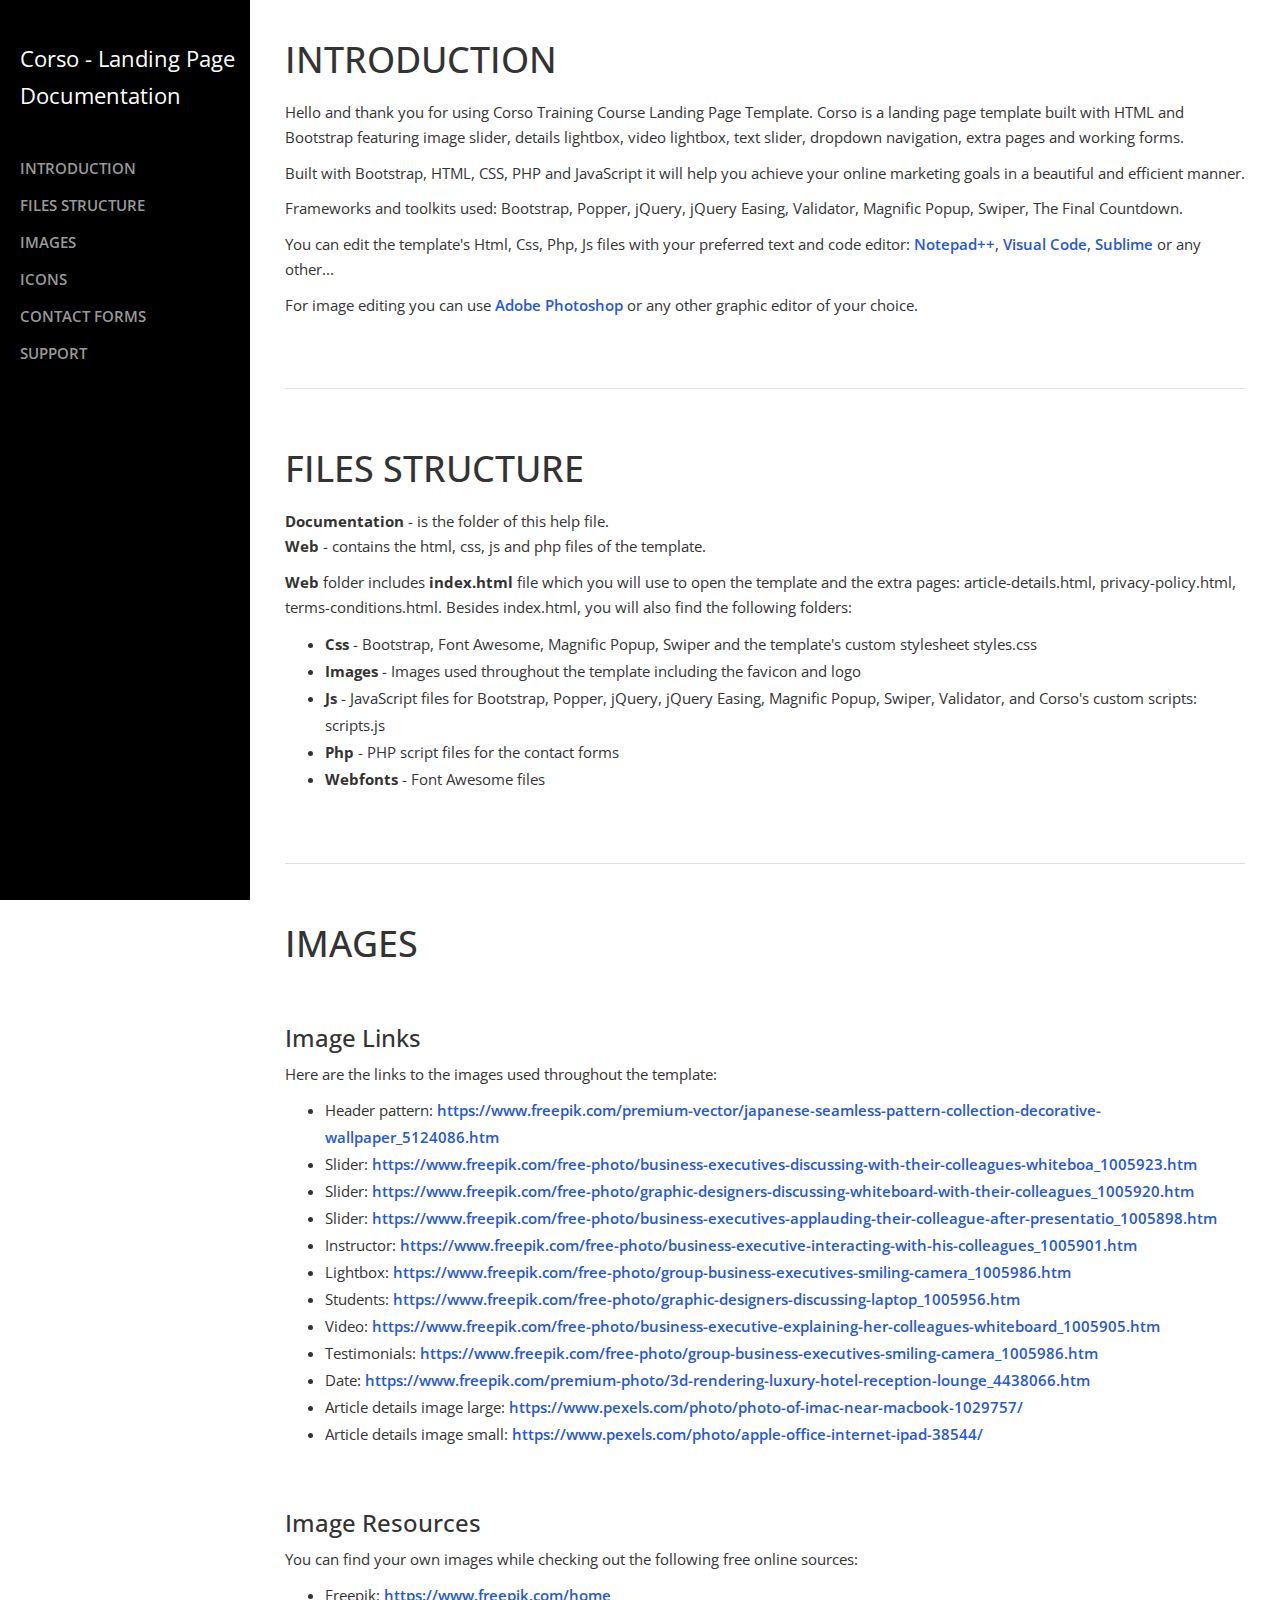
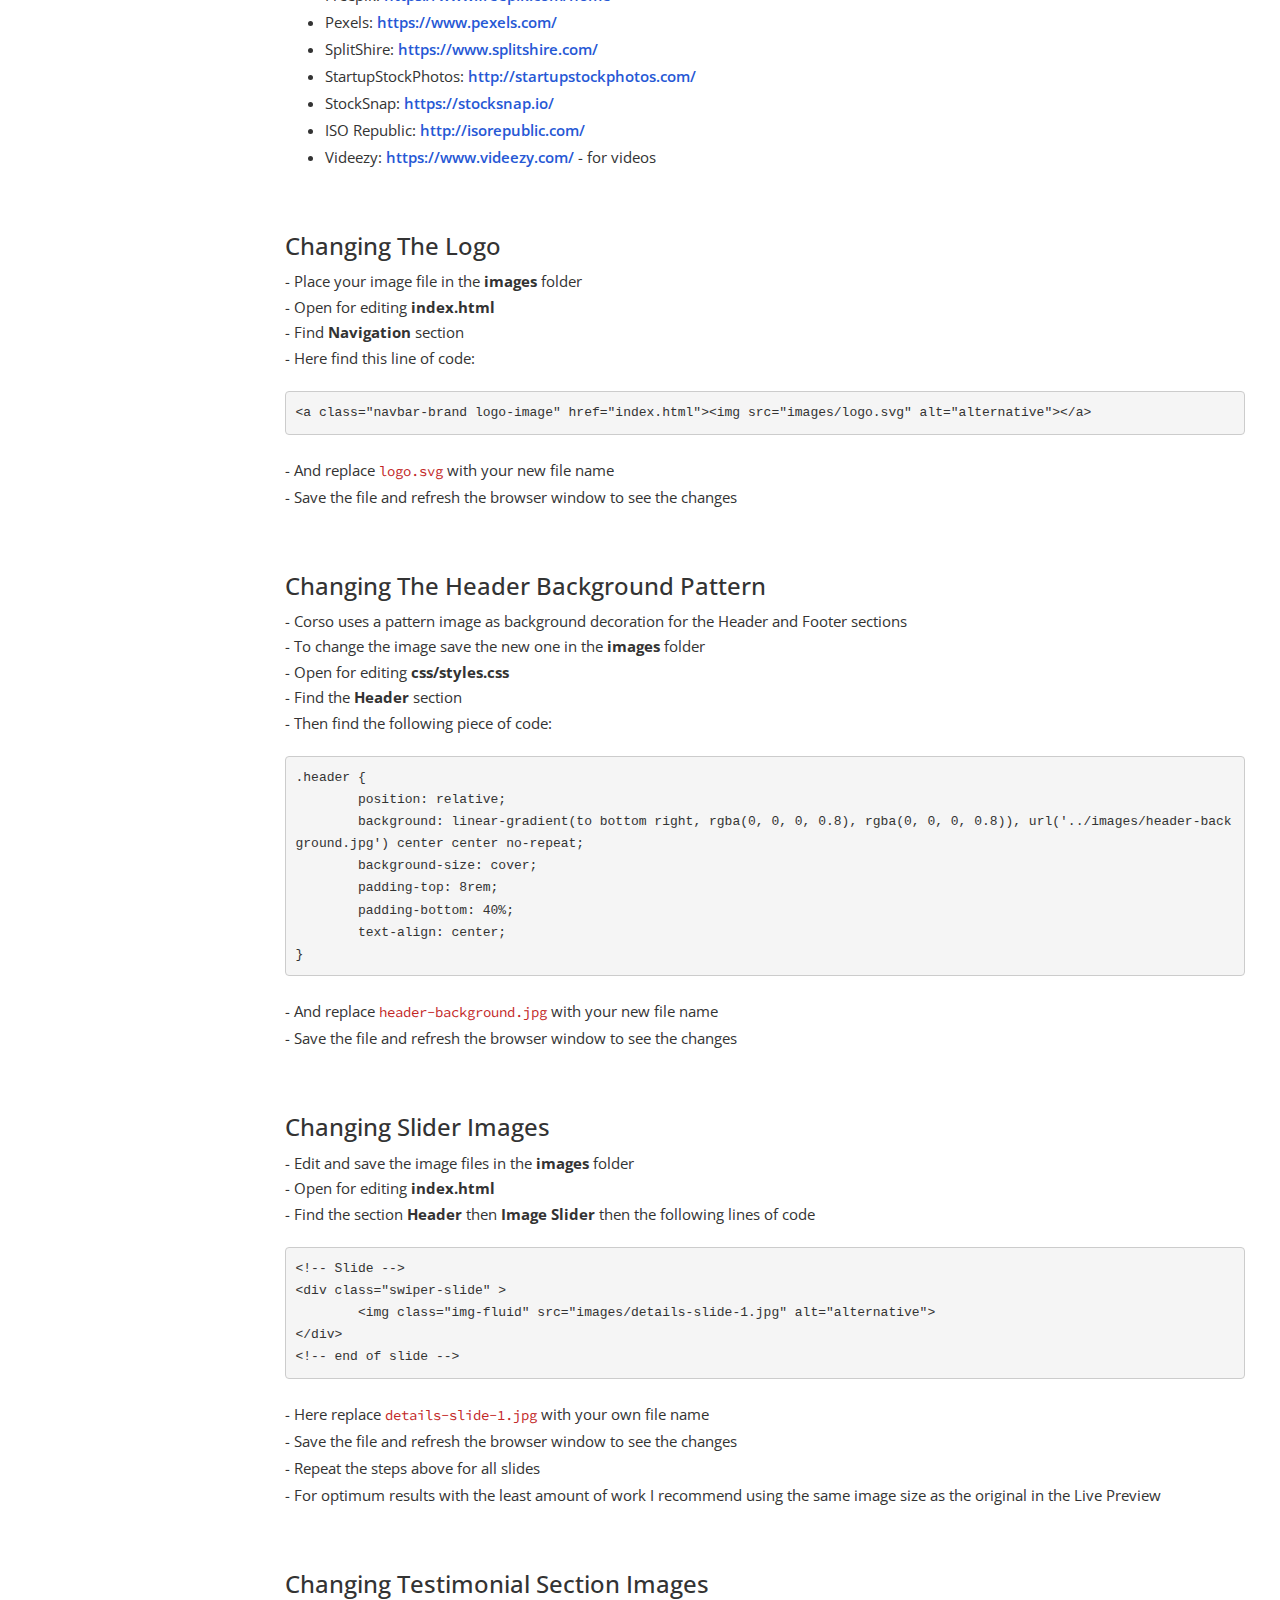
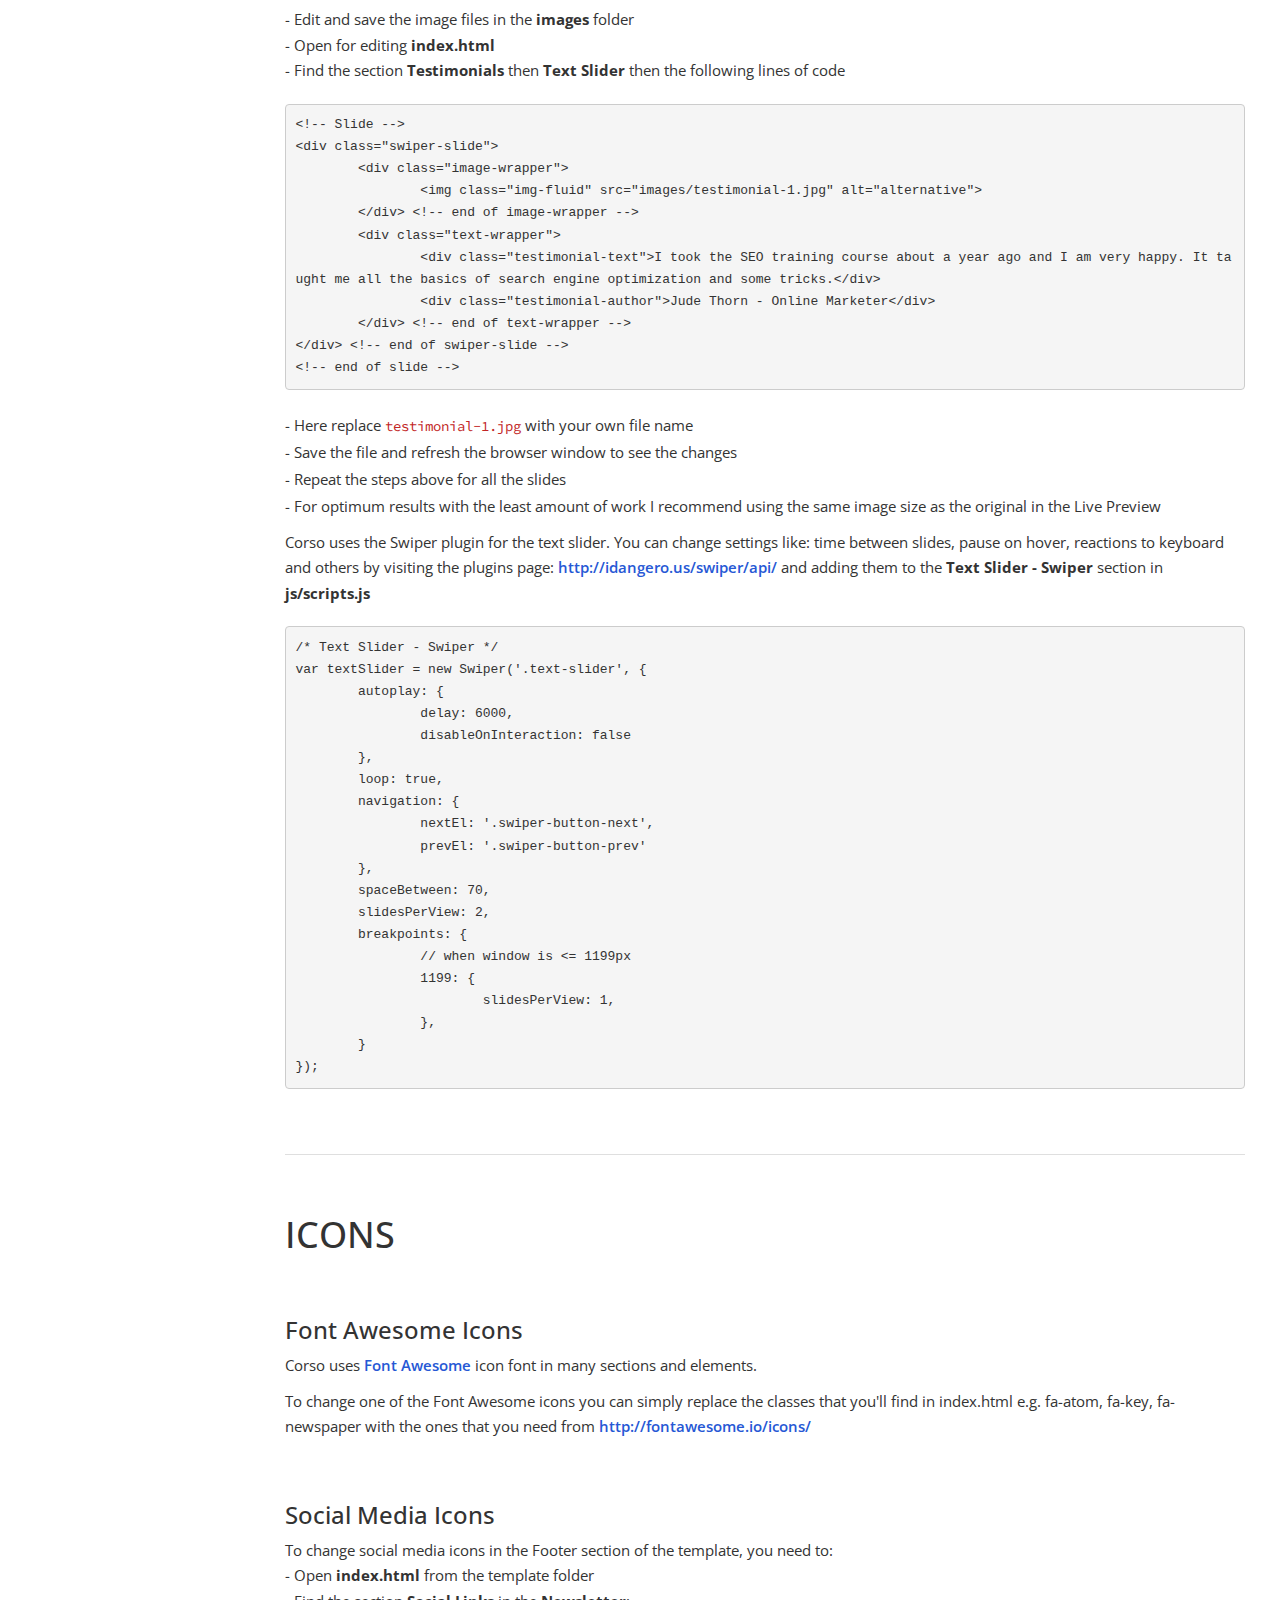
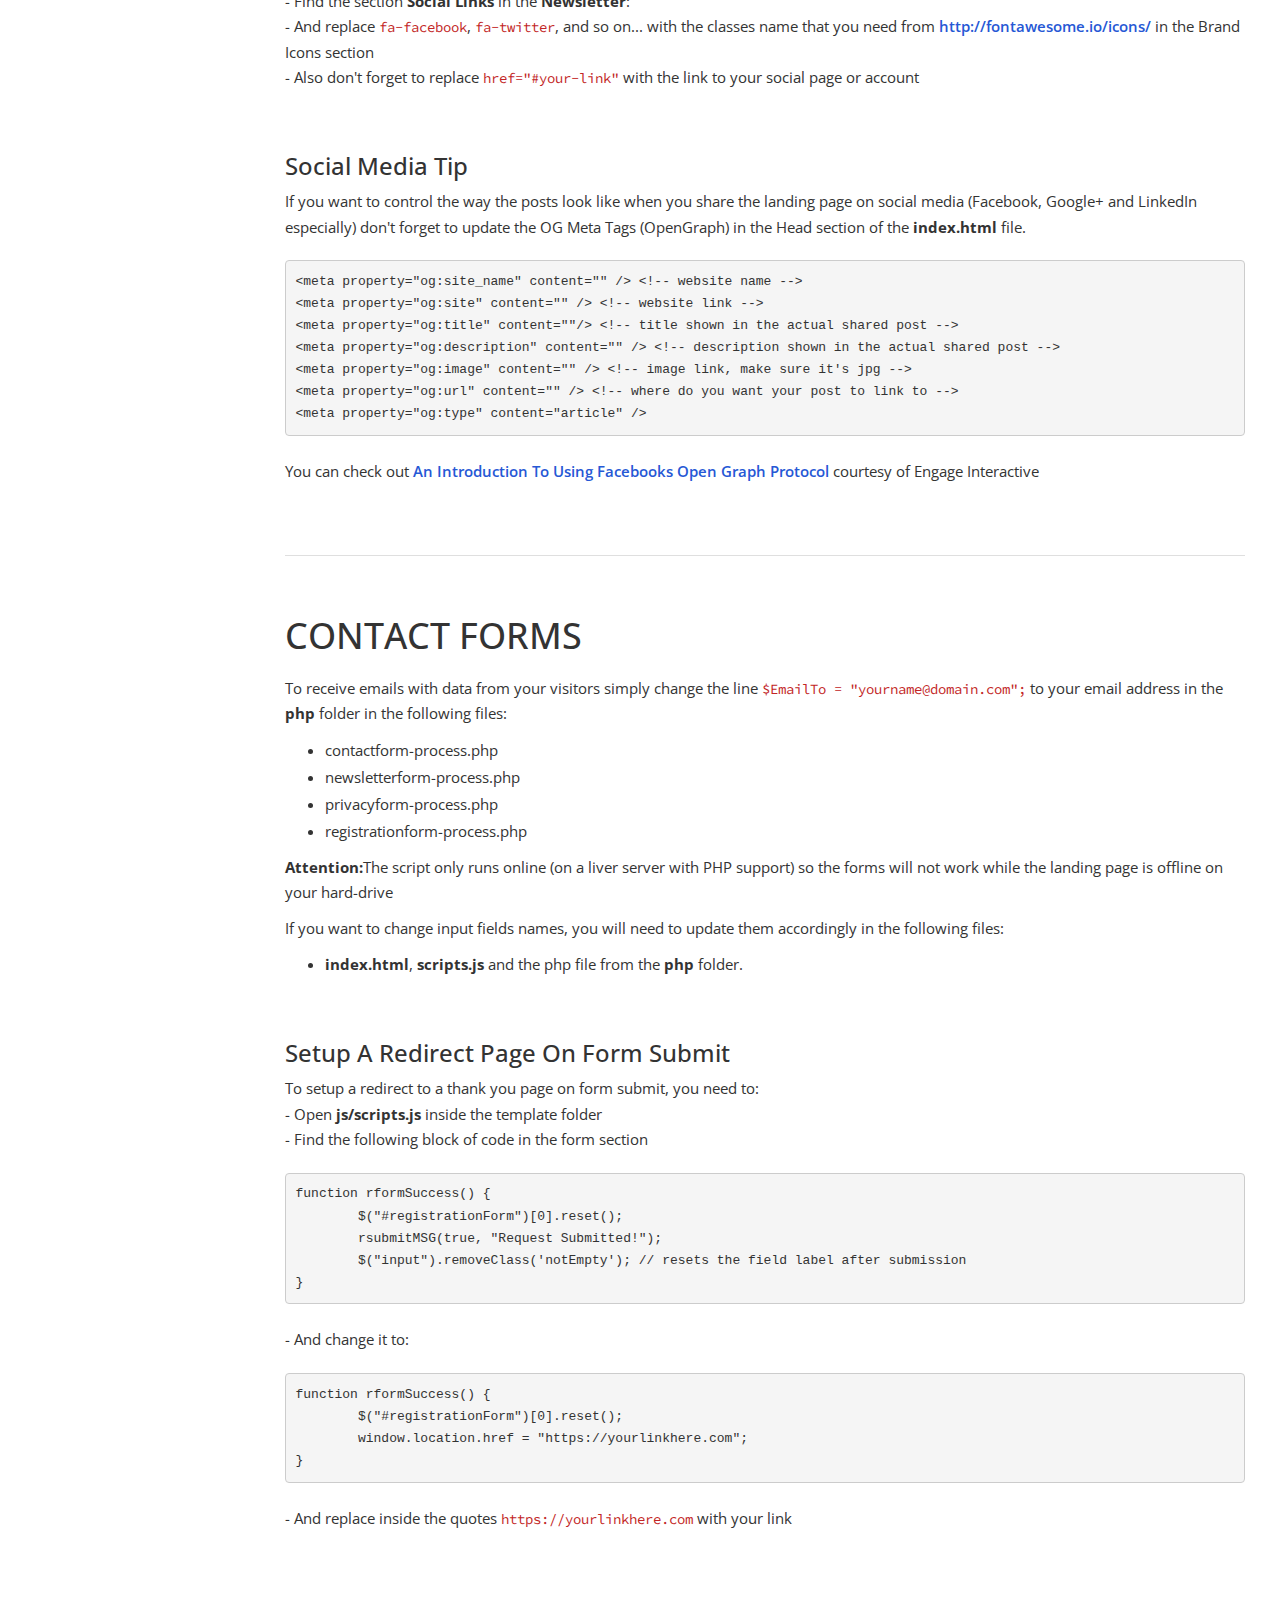
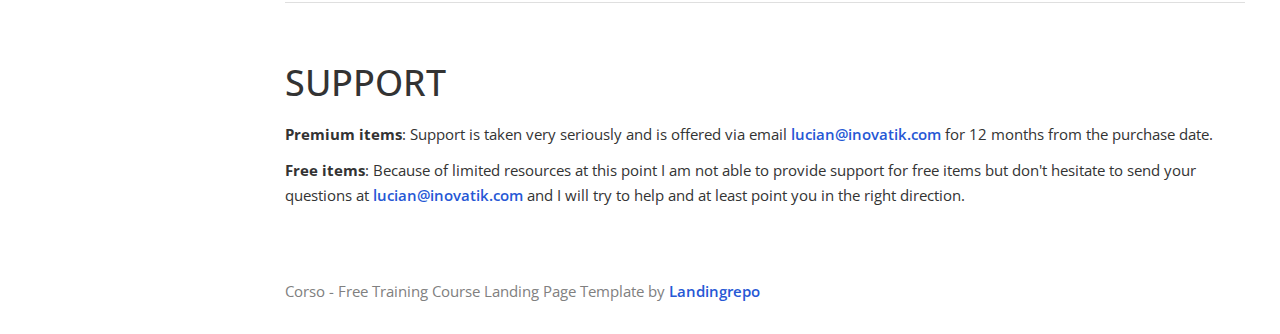
<file: Corso/documentation/index.html>
<!DOCTYPE html>
<html lang="en">
<head>

    <meta charset="utf-8">
    <meta http-equiv="X-UA-Compatible" content="IE=edge">
    <meta name="viewport" content="width=device-width, shrink-to-fit=no, initial-scale=1">
    <meta name="description" content="">
    <meta name="author" content="">
    <title>Documentation - Corso Training Course Landing Page Template</title>

    <!-- Styles -->
	<link href="https://fonts.googleapis.com/css?family=Source+Code+Pro:300,400,600" rel="stylesheet">
	<link href="https://fonts.googleapis.com/css?family=Open+Sans:300,400,600" rel="stylesheet">
    <link href="css/bootstrap.min.css" rel="stylesheet">
    <link href="css/styles.css" rel="stylesheet">

    <!-- HTML5 Shim and Respond.js IE8 support of HTML5 elements and media queries -->
    <!-- WARNING: Respond.js doesn't work if you view the page via file:// -->
    <!--[if lt IE 9]>
        <script src="https://oss.maxcdn.com/libs/html5shiv/3.7.0/html5shiv.js"></script>
        <script src="https://oss.maxcdn.com/libs/respond.js/1.4.2/respond.min.js"></script>
    <![endif]-->

</head>
<body>
    <div id="wrapper">

        <!-- Sidebar -->
        <div id="sidebar-wrapper">
			<p>Corso - Landing Page<br> Documentation</p>
            <ul class="sidebar-nav">
                <li class="sidebar-brand">
                </li>
                <li>
                    <a href="#introduction">INTRODUCTION</a>
                </li>
                <li>
                    <a href="#files">FILES STRUCTURE</a>
				</li>
				<li>
                    <a href="#images">IMAGES</a>
                </li>
                <li>
                    <a href="#icons">ICONS</a>
				</li>
				<li>
                    <a href="#forms">CONTACT FORMS</a>
                </li>
				<li>
                    <a href="#support">SUPPORT</a>
                </li>
            </ul>
        </div>
        <!-- end of sidebar wrapper -->


        <!-- Page Content -->
        <div id="page-content-wrapper">
            <div class="container-fluid">
                <div class="row">
                    <div id="introduction" class="col-lg-12">
                        <h1>INTRODUCTION</h1>
                        <p>Hello and thank you for using Corso Training Course Landing Page Template. Corso is a landing page template built with HTML and Bootstrap featuring image slider, details lightbox, video lightbox, text slider, dropdown navigation, extra pages and working forms.</p>
						<p>Built with Bootstrap, HTML, CSS, PHP and JavaScript it will help you achieve your online marketing goals in a beautiful and efficient manner.</p>
						<p>Frameworks and toolkits used: Bootstrap, Popper, jQuery, jQuery Easing, Validator, Magnific Popup, Swiper, The Final Countdown.</p>
						<p>You can edit the template's Html, Css, Php, Js files with your preferred text and code editor: <a href="https://notepad-plus-plus.org/">Notepad++</a>, <a href="https://code.visualstudio.com/">Visual Code</a>, <a href="https://www.sublimetext.com/">Sublime</a> or any other...</p>
						<p>For image editing you can use <a href="http://www.adobe.com/products/photoshop.html">Adobe Photoshop</a> or any other graphic editor of your choice.</p>
					</div> <!-- end of introduction -->
					
					
					<div class="col-lg-12"><hr></div> <!-- gray separator line -->
					
					
					<div id="files" class="col-lg-12">
                        <h1>FILES STRUCTURE</h1>
						<p>
							<b>Documentation</b> - is the folder of this help file.
							<br><b>Web</b> - contains the html, css, js and php files of the template.
						</p>
						<p><b>Web</b> folder includes <b>index.html</b> file which you will use to open the template and the extra pages: article-details.html, privacy-policy.html, terms-conditions.html. Besides index.html, you will also find the following folders:
							<ul>
								<li><b>Css</b> - Bootstrap, Font Awesome, Magnific Popup, Swiper and the template's custom stylesheet styles.css</li>
								<li><b>Images</b> - Images used throughout the template including the favicon and logo</li>
								<li><b>Js</b> - JavaScript files for Bootstrap, Popper, jQuery, jQuery Easing, Magnific Popup, Swiper, Validator, and Corso's custom scripts: scripts.js</li>
								<li><b>Php</b> - PHP script files for the contact forms</li>
								<li><b>Webfonts</b> - Font Awesome files</li>
							</ul>
						</p>
					</div> <!-- end of files structure -->


					<div class="col-lg-12"><hr></div> <!-- gray separator line -->


					<div id="images" class="col-lg-12">
						<h1>IMAGES</h1>
						<h3>Image Links</h3>
						<p>Here are the links to the images used throughout the template:
							<ul>
								<li>Header pattern: <a href="https://www.freepik.com/premium-vector/japanese-seamless-pattern-collection-decorative-wallpaper_5124086.htm">https://www.freepik.com/premium-vector/japanese-seamless-pattern-collection-decorative-wallpaper_5124086.htm</a></li>
								<li>Slider: <a href="https://www.freepik.com/free-photo/business-executives-discussing-with-their-colleagues-whiteboa_1005923.htm">https://www.freepik.com/free-photo/business-executives-discussing-with-their-colleagues-whiteboa_1005923.htm</a></li>
								<li>Slider: <a href="https://www.freepik.com/free-photo/graphic-designers-discussing-whiteboard-with-their-colleagues_1005920.htm">https://www.freepik.com/free-photo/graphic-designers-discussing-whiteboard-with-their-colleagues_1005920.htm</a></li>
								<li>Slider: <a href="https://www.freepik.com/free-photo/business-executives-applauding-their-colleague-after-presentatio_1005898.htm">https://www.freepik.com/free-photo/business-executives-applauding-their-colleague-after-presentatio_1005898.htm</a></li>
								<li>Instructor: <a href="https://www.freepik.com/free-photo/business-executive-interacting-with-his-colleagues_1005901.htm">https://www.freepik.com/free-photo/business-executive-interacting-with-his-colleagues_1005901.htm</a></li>
								<li>Lightbox: <a href="https://www.freepik.com/free-photo/group-business-executives-smiling-camera_1005986.htm">https://www.freepik.com/free-photo/group-business-executives-smiling-camera_1005986.htm</a></li>
								<li>Students: <a href="https://www.freepik.com/free-photo/graphic-designers-discussing-laptop_1005956.htm">https://www.freepik.com/free-photo/graphic-designers-discussing-laptop_1005956.htm</a></li>
								<li>Video: <a href="https://www.freepik.com/free-photo/business-executive-explaining-her-colleagues-whiteboard_1005905.htm">https://www.freepik.com/free-photo/business-executive-explaining-her-colleagues-whiteboard_1005905.htm</a></li>
								<li>Testimonials: <a href="https://www.freepik.com/free-photo/group-business-executives-smiling-camera_1005986.htm">https://www.freepik.com/free-photo/group-business-executives-smiling-camera_1005986.htm</a></li>
								<li>Date: <a href="https://www.freepik.com/premium-photo/3d-rendering-luxury-hotel-reception-lounge_4438066.htm">https://www.freepik.com/premium-photo/3d-rendering-luxury-hotel-reception-lounge_4438066.htm</a></li>
								<li>Article details image large: <a href="https://www.pexels.com/photo/photo-of-imac-near-macbook-1029757/">https://www.pexels.com/photo/photo-of-imac-near-macbook-1029757/</a></li>
								<li>Article details image small: <a href="https://www.pexels.com/photo/apple-office-internet-ipad-38544/">https://www.pexels.com/photo/apple-office-internet-ipad-38544/</a></li>
							</ul>
						</p>
						
						<h3>Image Resources</h3>
						<p>You can find your own images while checking out the following free online sources:
							<ul>
								<li>Freepik: <a href="https://www.pexels.com/">https://www.freepik.com/home</a></li>
								<li>Pexels: <a href="https://www.pexels.com/">https://www.pexels.com/</a></li>
								<li>SplitShire: <a href="https://www.splitshire.com/">https://www.splitshire.com/</a></li>
								<li>StartupStockPhotos: <a href="http://startupstockphotos.com/">http://startupstockphotos.com/</a></li>
								<li>StockSnap: <a href="https://stocksnap.io/">https://stocksnap.io/</a></li>
								<li>ISO Republic: <a href="http://isorepublic.com/">http://isorepublic.com/</a></li>
								<li>Videezy: <a href="https://www.videezy.com/">https://www.videezy.com/</a> - for videos</li>
							</ul>
						</p>

						<h3>Changing The Logo</h3>
						<p>
							- Place your image file in the <b>images</b> folder
							<br>- Open for editing <b>index.html</b>
							<br>- Find <b>Navigation</b> section
							<br>- Here find this line of code:
<pre class="code-format">
&lt;a class=&quot;navbar-brand logo-image&quot; href=&quot;index.html&quot;&gt;&lt;img src=&quot;images/logo.svg&quot; alt=&quot;alternative&quot;&gt;&lt;/a&gt; 
</pre>							
							<br>- And replace <span class="code">logo.svg</span> with your new file name
							<br>- Save the file and refresh the browser window to see the changes
						</p>
						
						<h3>Changing The Header Background Pattern</h3>
						<p>
							- Corso uses a pattern image as background decoration for the Header and Footer sections
							<br>- To change the image save the new one in the <b>images</b> folder
							<br>- Open for editing <b>css/styles.css</b>
							<br>- Find the <b>Header</b> section
							<br>- Then find the following piece of code:
<pre class="code-format">
.header {
	position: relative;
	background: linear-gradient(to bottom right, rgba(0, 0, 0, 0.8), rgba(0, 0, 0, 0.8)), url('../images/header-background.jpg') center center no-repeat;
	background-size: cover;
	padding-top: 8rem;
	padding-bottom: 40%;
	text-align: center;
}
</pre>						
							<br>- And replace <span class="code">header-background.jpg</span> with your new file name
							<br>- Save the file and refresh the browser window to see the changes
						</p>

						<h3>Changing Slider Images</h3>
						<p>
							- Edit and save the image files in the <b>images</b> folder
							<br>- Open for editing <b>index.html</b>
							<br>- Find the section <b>Header</b> then <b>Image Slider</b> then the following lines of code
<pre class="code-format">
&lt;!-- Slide --&gt;
&lt;div class=&quot;swiper-slide&quot; &gt;
	&lt;img class=&quot;img-fluid&quot; src=&quot;images/details-slide-1.jpg&quot; alt=&quot;alternative&quot;&gt;
&lt;/div&gt;
&lt;!-- end of slide --&gt;
</pre>							
							<br>- Here replace <span class="code">details-slide-1.jpg</span> with your own file name
							<br>- Save the file and refresh the browser window to see the changes
							<br>- Repeat the steps above for all slides
							<br>- For optimum results with the least amount of work I recommend using the same image size as the original in the Live Preview
						</p>

						<h3>Changing Testimonial Section Images</h3>
						<p>
							- Edit and save the image files in the <b>images</b> folder
							<br>- Open for editing <b>index.html</b>
							<br>- Find the section <b>Testimonials</b> then <b>Text Slider</b> then the following lines of code
<pre class="code-format">
&lt;!-- Slide --&gt;
&lt;div class=&quot;swiper-slide&quot;&gt;
	&lt;div class=&quot;image-wrapper&quot;&gt;
		&lt;img class=&quot;img-fluid&quot; src=&quot;images/testimonial-1.jpg&quot; alt=&quot;alternative&quot;&gt;
	&lt;/div&gt; &lt;!-- end of image-wrapper --&gt;
	&lt;div class=&quot;text-wrapper&quot;&gt;
		&lt;div class=&quot;testimonial-text&quot;&gt;I took the SEO training course about a year ago and I am very happy. It taught me all the basics of search engine optimization and some tricks.&lt;/div&gt;
		&lt;div class=&quot;testimonial-author&quot;&gt;Jude Thorn - Online Marketer&lt;/div&gt;
	&lt;/div&gt; &lt;!-- end of text-wrapper --&gt;
&lt;/div&gt; &lt;!-- end of swiper-slide --&gt;
&lt;!-- end of slide --&gt;
</pre>							
							<br>- Here replace <span class="code">testimonial-1.jpg</span> with your own file name
							<br>- Save the file and refresh the browser window to see the changes
							<br>- Repeat the steps above for all the slides
							<br>- For optimum results with the least amount of work I recommend using the same image size as the original in the Live Preview
						</p>
						<p>
							Corso uses the Swiper plugin for the text slider. You can change settings like: time between slides, pause on hover, reactions to keyboard and others by visiting the plugins page: <a href="http://idangero.us/swiper/api/">http://idangero.us/swiper/api/</a> and adding them to the <b>Text Slider - Swiper</b> section in <b>js/scripts.js</b>
<pre class="code-format">
/* Text Slider - Swiper */
var textSlider = new Swiper('.text-slider', {
	autoplay: {
		delay: 6000,
		disableOnInteraction: false
	},
	loop: true,
	navigation: {
		nextEl: '.swiper-button-next',
		prevEl: '.swiper-button-prev'
	},
	spaceBetween: 70,
	slidesPerView: 2,
	breakpoints: {
		// when window is <= 1199px
		1199: {
			slidesPerView: 1,
		},
	}
});
</pre>
						</p>
					</div> <!-- end of images -->


					<div class="col-lg-12"><hr></div> <!-- gray separator line -->
					
					
					<div id="icons" class="col-lg-12">
                        <h1>ICONS</h1>
						<h3>Font Awesome Icons</h3>
						<p>Corso uses <a href="http://fontawesome.io/">Font Awesome</a> icon font in many sections and elements.
						<p>To change one of the Font Awesome icons you can simply replace the classes that you'll find in index.html e.g. fa-atom, fa-key, fa-newspaper with the ones that you need from <a href="http://fontawesome.io/icons/">http://fontawesome.io/icons/</a></p>

						<h3>Social Media Icons</h3>
						<p>To change social media icons in the Footer section of the template, you need to: 
							<br>- Open <b>index.html</b> from the template folder
							<br>- Find the section <b>Social Links</b> in the <b>Newsletter</b>:
							<br>- And replace <span class="code">fa-facebook</span>, <span class="code">fa-twitter</span>, and so on... with the classes name that you need from <a href="http://fontawesome.io/icons/">http://fontawesome.io/icons/</a> in the Brand Icons section
							<br>- Also don't forget to replace <span class="code">href="#your-link"</span> with the link to your social page or account
						</p>

						<h3>Social Media Tip</h3>
						<p>If you want to control the way the posts look like when you share the landing page on social media (Facebook, Google+ and LinkedIn especially) don't forget to update the OG Meta Tags (OpenGraph) in the Head section of the <b>index.html</b> file.
<pre class="code-format">
&lt;meta property="og:site_name" content="" /&gt; &lt;!-- website name --&gt;
&lt;meta property="og:site" content="" /&gt; &lt;!-- website link --&gt;
&lt;meta property="og:title" content=""/&gt; &lt;!-- title shown in the actual shared post --&gt;
&lt;meta property="og:description" content="" /&gt; &lt;!-- description shown in the actual shared post --&gt;
&lt;meta property="og:image" content="" /&gt; &lt;!-- image link, make sure it's jpg --&gt;
&lt;meta property="og:url" content="" /&gt; &lt;!-- where do you want your post to link to --&gt;
&lt;meta property="og:type" content="article" /&gt;
</pre>
						<br>You can check out <a href="http://engageinteractive.co.uk/blog/an-introduction-to-using-facebooks-open-graph-protocol">An Introduction To Using Facebooks Open Graph Protocol</a> courtesy of Engage Interactive</p>
                    </div> <!-- end of icons -->
					

					<div class="col-lg-12"><hr></div> <!-- gray separator line -->
					

					<div id="forms" class="col-lg-12">
                        <h1>CONTACT FORMS</h1>
                        <p>To receive emails with data from your visitors simply change the line <span class="code">$EmailTo = "yourname@domain.com";</span> to your email address in the <b>php</b> folder in the following files:</p>
						<ul>
							<li>contactform-process.php</li>
							<li>newsletterform-process.php</li>
							<li>privacyform-process.php</li>
							<li>registrationform-process.php</li>
						</ul>
						<p><b>Attention:</b>The script only runs online (on a liver server with PHP support) so the forms will not work while the landing page is offline on your hard-drive</p>
						<p>If you want to change input fields names, you will need to update them accordingly in the following files:</p>
						<ul>
							<li><b>index.html</b>, <b>scripts.js</b> and the php file from the <b>php</b> folder.</li>
						</ul>

						<h3>Setup A Redirect Page On Form Submit</h3>
						<p>
							To setup a redirect to a thank you page on form submit, you need to: 
							<br>- Open <b>js/scripts.js</b> inside the template folder
							<br>- Find the following block of code in the form section 
<pre class="code-format">
function rformSuccess() {
	$("#registrationForm")[0].reset();
	rsubmitMSG(true, "Request Submitted!");
	$("input").removeClass('notEmpty'); // resets the field label after submission
}
</pre>
							<br>- And change it to:
<pre class="code-format">
function rformSuccess() {
	$("#registrationForm")[0].reset();
	window.location.href = "https://yourlinkhere.com";
}
</pre>
							<br>- And replace inside the quotes <span class="code">https://yourlinkhere.com</span> with your link
						</p>
					</div> <!-- end of contact form and privacy policy form -->
						
					
					<div class="col-lg-12"><hr></div> <!-- gray separator line -->

					
					<div id="support" class="col-lg-12">
						<h1>SUPPORT</h1>
						<p><b>Premium items</b>: Support is taken very seriously and is offered via email <a href="mailto:lucian@inovatik.com">lucian@inovatik.com</a> for 12 months from the purchase date.</p>
						<p><b>Free items</b>: Because of limited resources at this point I am not able to provide support for free items but don't hesitate to send your questions at <a href="mailto:lucian@inovatik.com">lucian@inovatik.com</a> and I will try to help and at least point you in the right direction.</p>
					</div> <!-- end of support -->
										
					<div class="col-lg-12">
						<p class="footer">Corso - Free Training Course Landing Page Template by <a href="https://landingrepo.com">Landingrepo</a></p>
					</div>
                </div>
            </div>
        </div> <!-- end of page content wrapper -->
    </div> <!-- end of wrapper -->
    

    <!-- Scripts Libraries -->
    <script src="js/jquery.js" type="text/javascript"></script>
    <script src="js/bootstrap.min.js" type="text/javascript"></script>

	
	<!-- Custom Scripts -->
    <script>
    <!-- Menu Toggle Script -->
	$("#menu-toggle").click(function(e) {
        e.preventDefault();
        $("#wrapper").toggleClass("toggled");
    });
	
	/* Smooth Scrolling To Anchors  */
		$(function() {
			$('a[href*="#"]:not([data-toggle="tab"])').click(function() {
				if (location.pathname.replace(/^\//,'') == this.pathname.replace(/^\//,'') && location.hostname == this.hostname) {
					var target = $(this.hash);
					target = target.length ? target : $('[name=' + this.hash.slice(1) +']');
					if (target.length) {
						$('html, body').animate({
							scrollTop: target.offset().top
						}, 700);
						return false;
					}
				}
			});
		});
	</script>

</body>
</html>
</file>
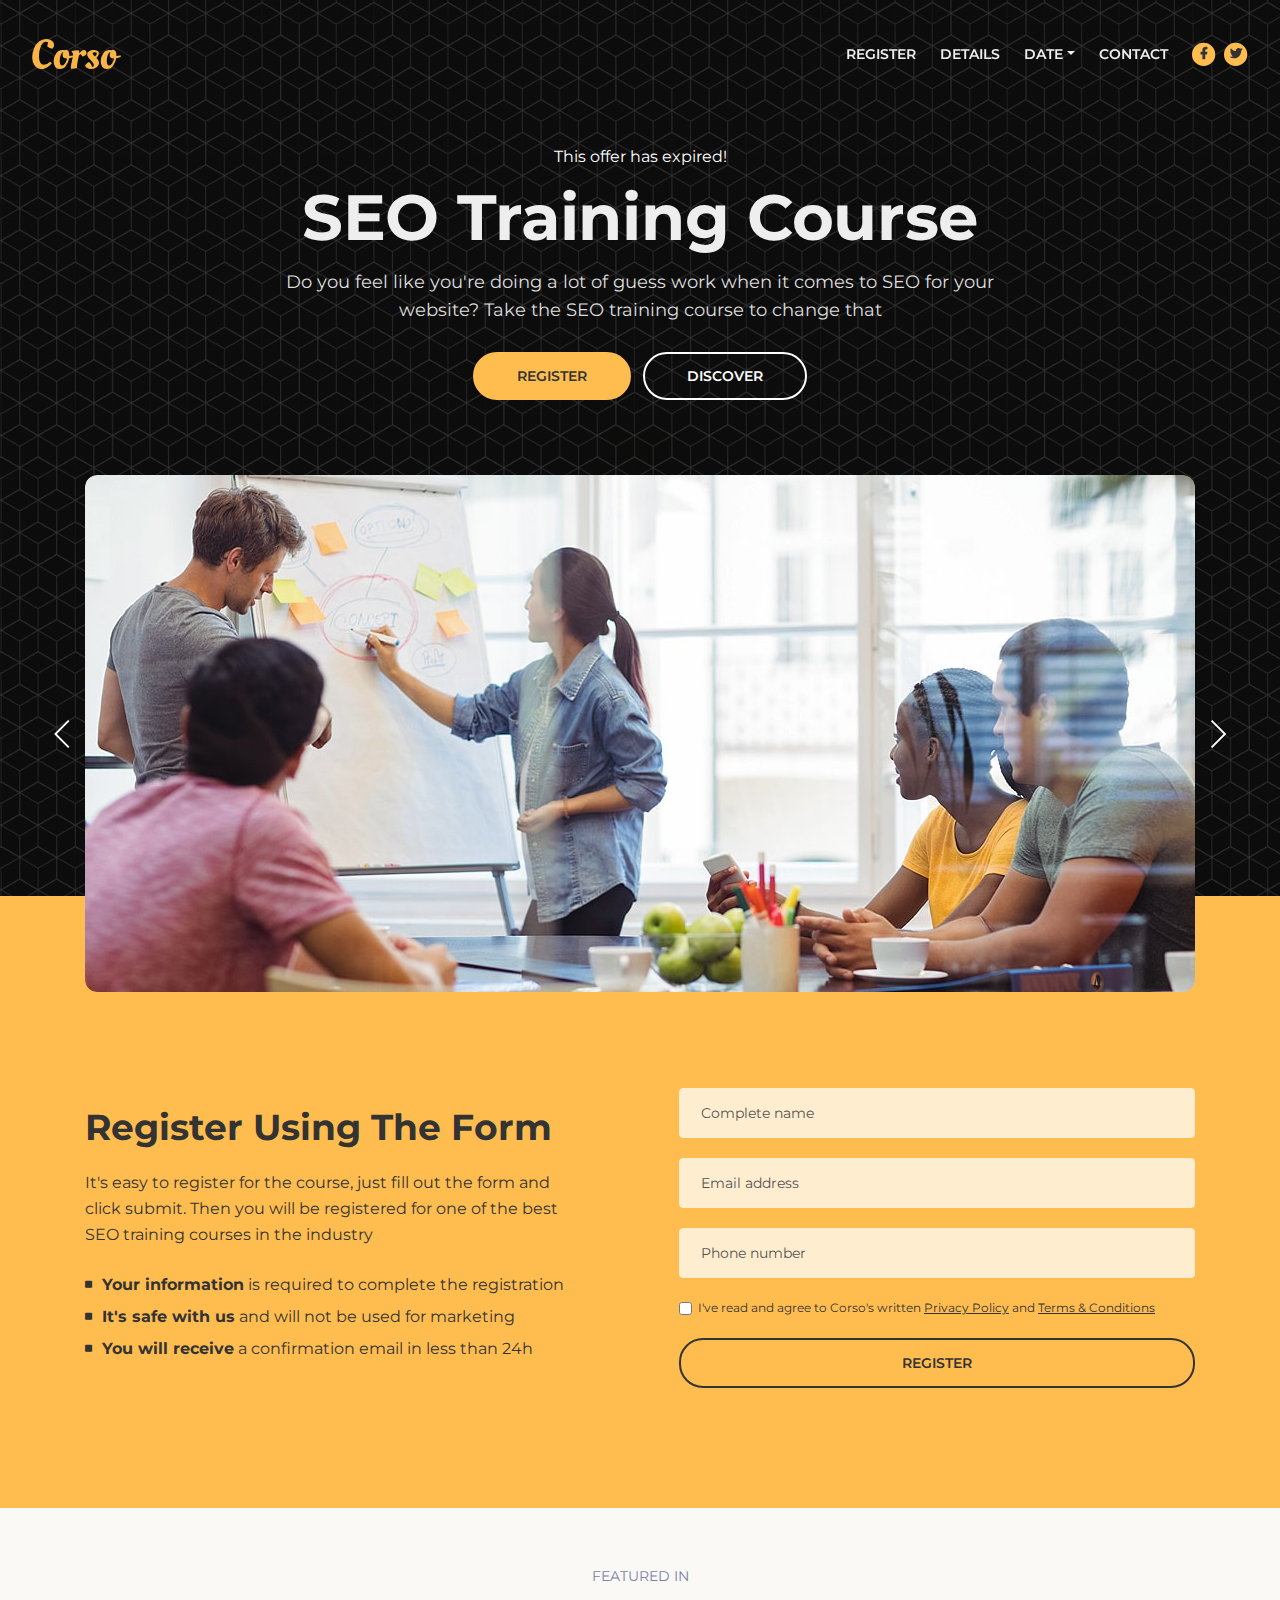
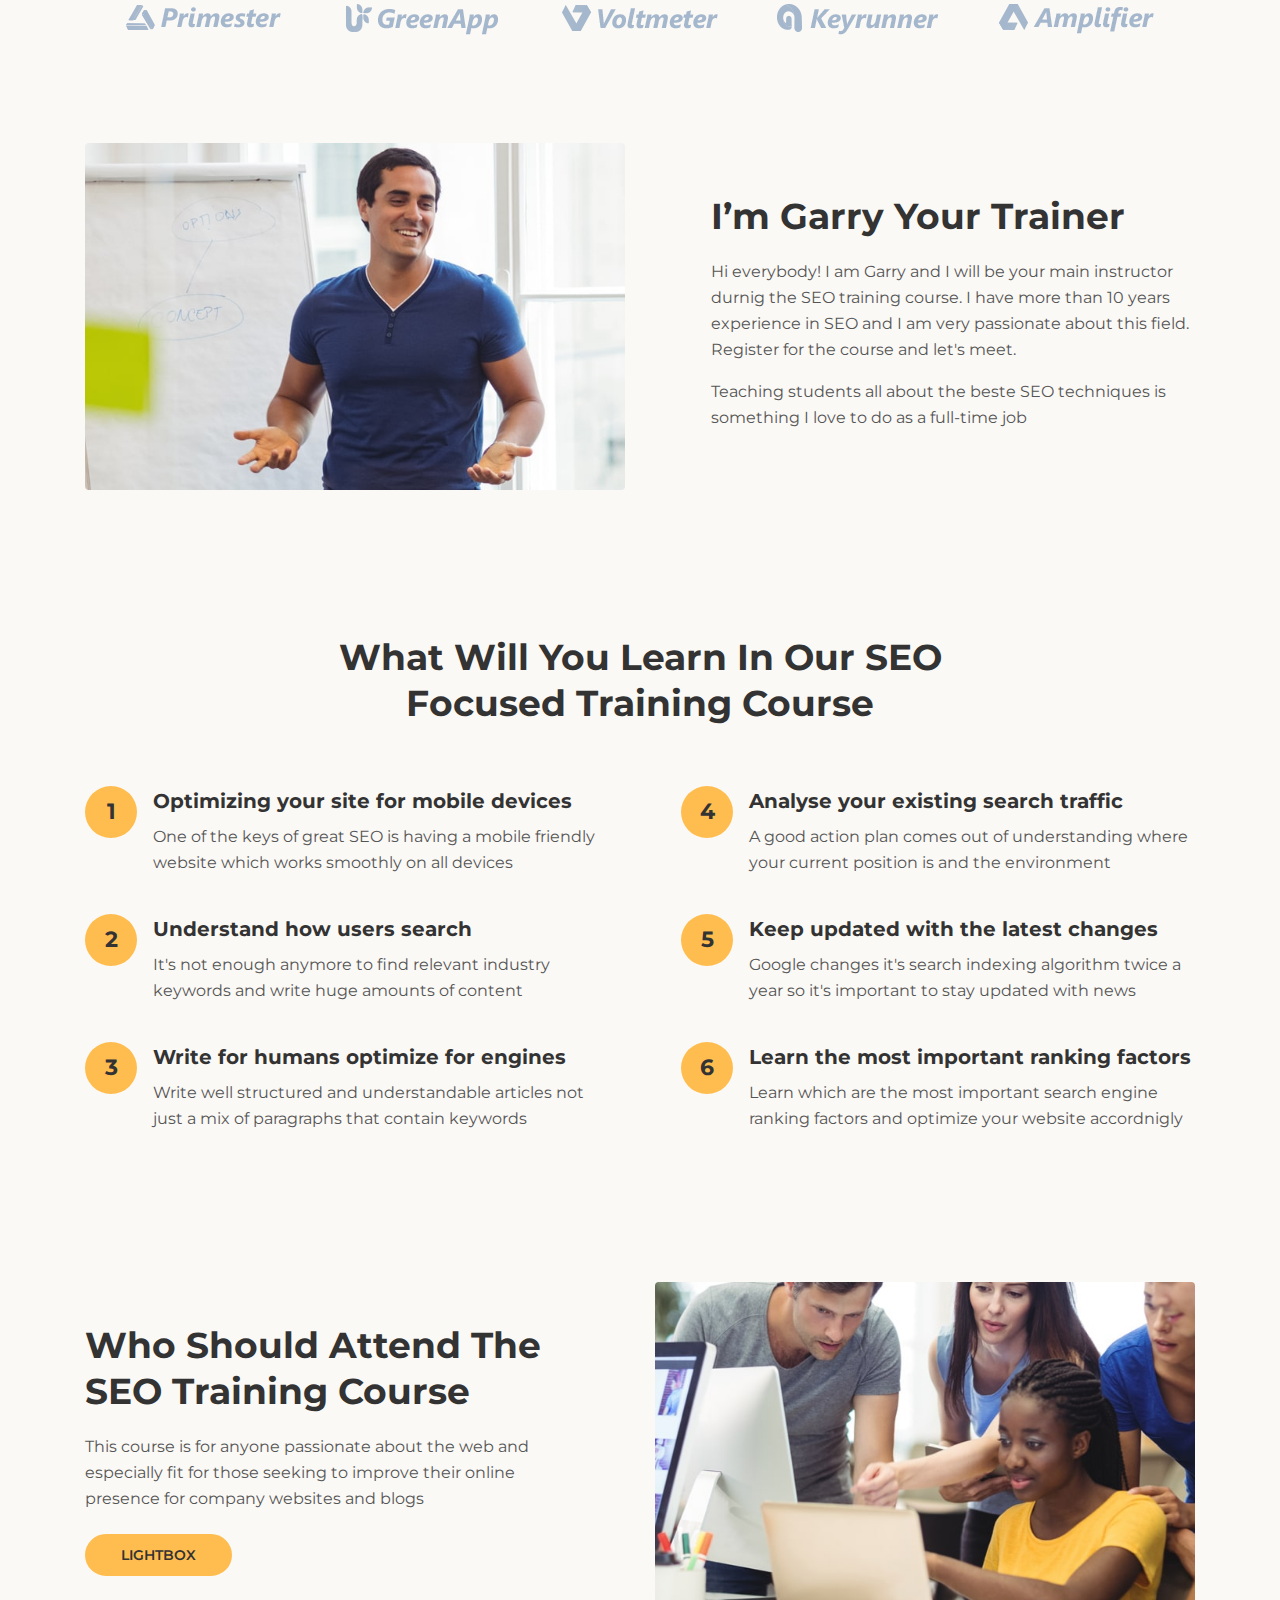
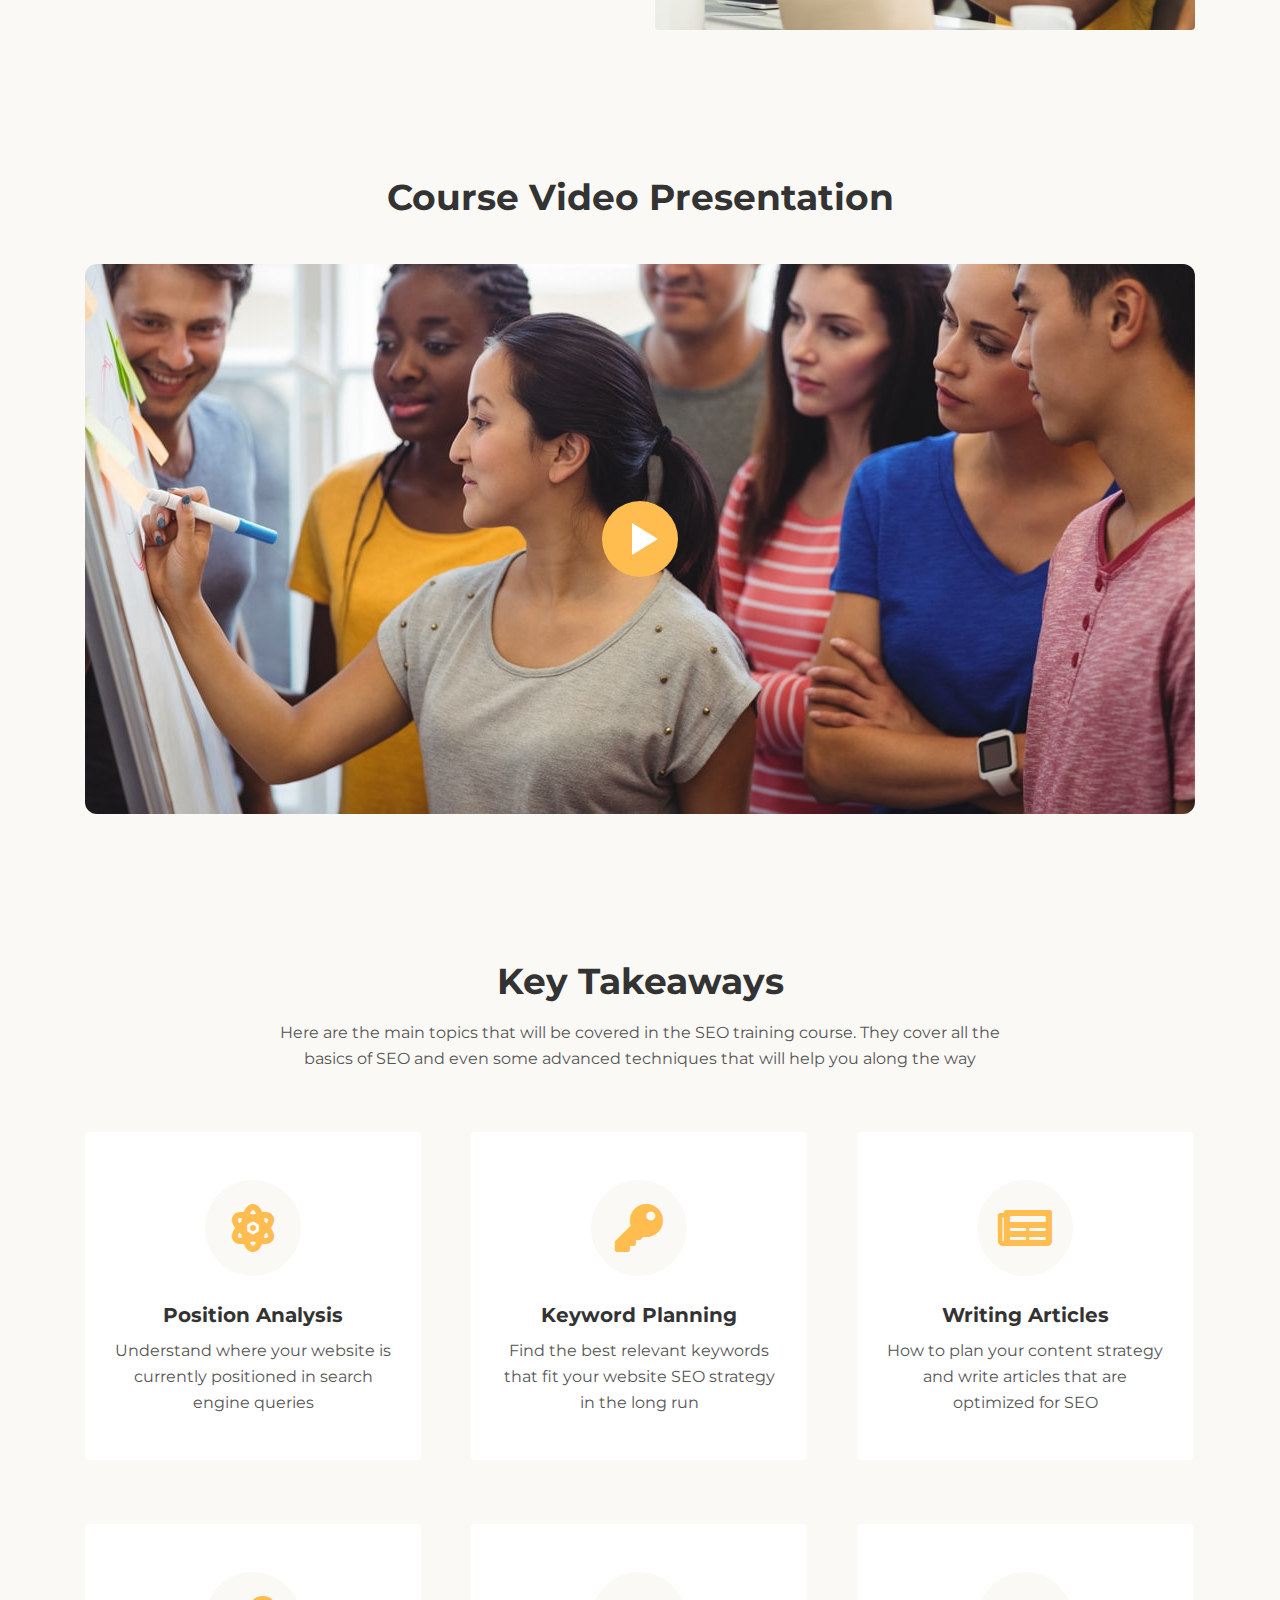
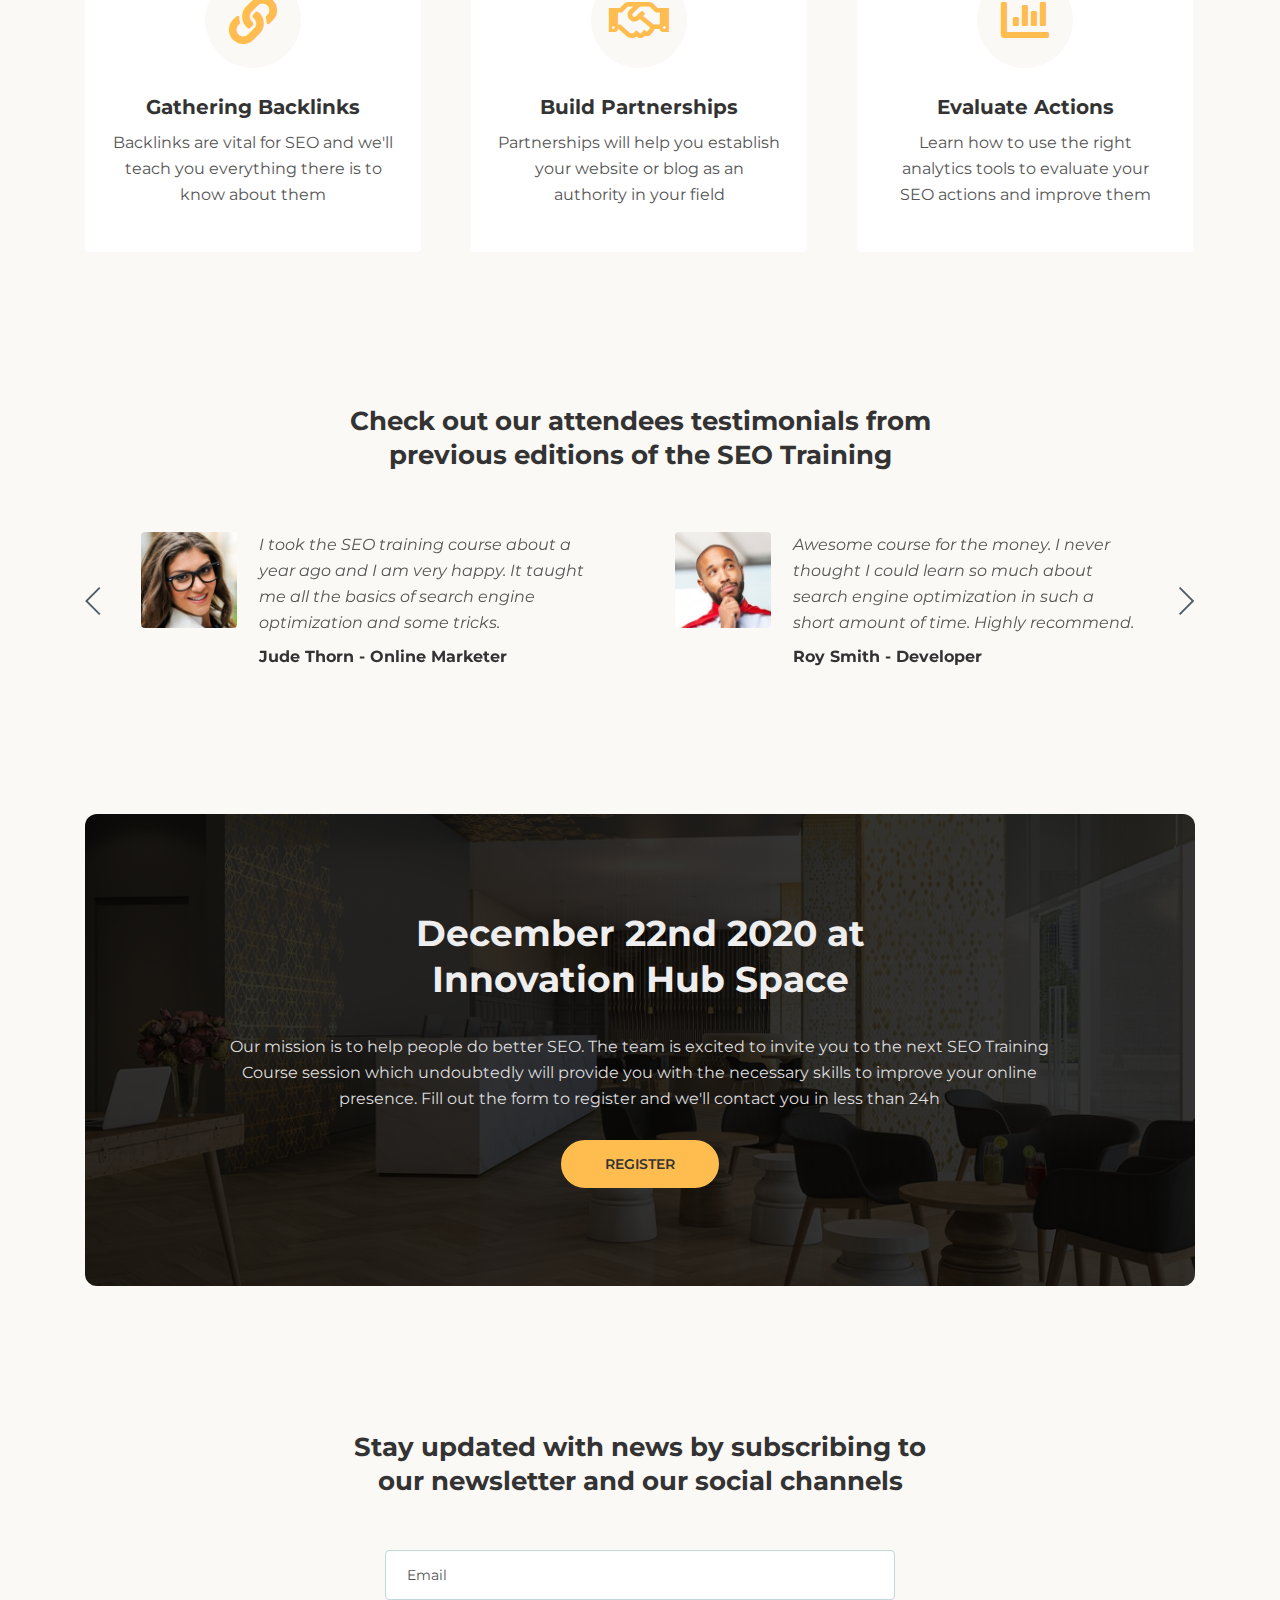
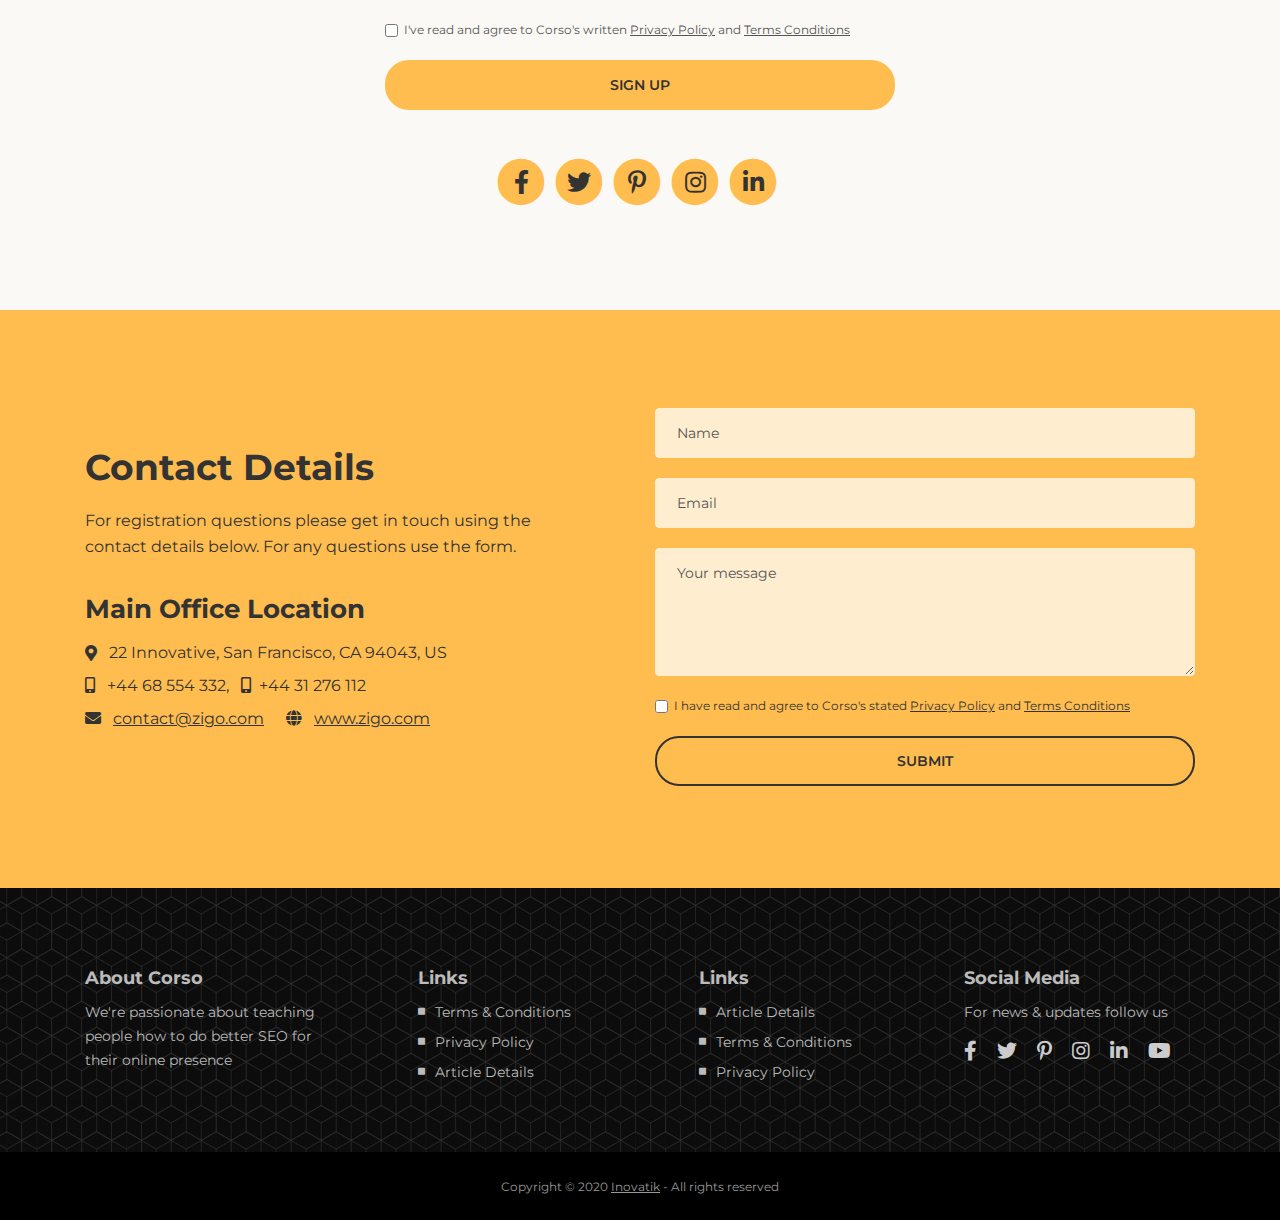
<file: Corso/web/index.html>
<!DOCTYPE html>
<html lang="en">
<head>
    <meta charset="utf-8">
    <meta name="viewport" content="width=device-width, initial-scale=1, shrink-to-fit=no">
    
    <!-- SEO Meta Tags -->
    <meta name="description" content="Landing page template built with HTML and Bootstrap 4 for presenting training courses, classes, workshops and for convincing visitors to register using the form.">
    <meta name="author" content="Inovatik">

    <!-- OG Meta Tags to improve the way the post looks when you share the page on LinkedIn, Facebook, Google+ -->
	<meta property="og:site_name" content="" /> <!-- website name -->
	<meta property="og:site" content="" /> <!-- website link -->
	<meta property="og:title" content=""/> <!-- title shown in the actual shared post -->
	<meta property="og:description" content="" /> <!-- description shown in the actual shared post -->
	<meta property="og:image" content="" /> <!-- image link, make sure it's jpg -->
	<meta property="og:url" content="" /> <!-- where do you want your post to link to -->
	<meta property="og:type" content="article" />

    <!-- Website Title -->
    <title>Corso - Training Course Landing Page Template</title>
    
    <!-- Styles -->
    <link href="https://fonts.googleapis.com/css?family=Montserrat:400,400i,600,700,700i&display=swap" rel="stylesheet">
    <link href="css/bootstrap.css" rel="stylesheet">
    <link href="css/fontawesome-all.css" rel="stylesheet">
    <link href="css/swiper.css" rel="stylesheet">
	<link href="css/magnific-popup.css" rel="stylesheet">
	<link href="css/styles.css" rel="stylesheet">
	
	<!-- Favicon  -->
    <link rel="icon" href="images/favicon.png">
</head>
<body data-spy="scroll" data-target=".fixed-top">
    
    <!-- Preloader -->
	<div class="spinner-wrapper">
        <div class="spinner">
            <div class="bounce1"></div>
            <div class="bounce2"></div>
            <div class="bounce3"></div>
        </div>
    </div>
    <!-- end of preloader -->
    

    <!-- Navigation -->
    <nav class="navbar navbar-expand-lg navbar-dark navbar-custom fixed-top">

        <!-- Text Logo - Use this if you don't have a graphic logo -->
        <!-- <a class="navbar-brand logo-text page-scroll" href="index.html">Corso</a> -->

        <!-- Image Logo -->
        <a class="navbar-brand logo-image" href="index.html"><img src="images/logo.svg" alt="alternative"></a> 
        
        <!-- Mobile Menu Toggle Button -->
        <button class="navbar-toggler" type="button" data-toggle="collapse" data-target="#navbarsExampleDefault" aria-controls="navbarsExampleDefault" aria-expanded="false" aria-label="Toggle navigation">
            <span class="navbar-toggler-awesome fas fa-bars"></span>
            <span class="navbar-toggler-awesome fas fa-times"></span>
        </button>
        <!-- end of mobile menu toggle button -->

        <div class="collapse navbar-collapse" id="navbarsExampleDefault">
            <ul class="navbar-nav ml-auto">
                <li class="nav-item">
                    <a class="nav-link page-scroll" href="#register">REGISTER <span class="sr-only">(current)</span></a>
                </li>
                <li class="nav-item">
                    <a class="nav-link page-scroll" href="#description">DETAILS</a>
                </li>

                <!-- Dropdown Menu -->          
                <li class="nav-item dropdown">
                    <a class="nav-link dropdown-toggle page-scroll" href="#date" id="navbarDropdown" role="button" aria-haspopup="true" aria-expanded="false">DATE</a>
                    <div class="dropdown-menu" aria-labelledby="navbarDropdown">
                        <a class="dropdown-item" href="article-details.html"><span class="item-text">ARTICLE DETAILS</span></a>
                        <div class="dropdown-divider"></div>
                        <a class="dropdown-item" href="terms-conditions.html"><span class="item-text">TERMS CONDITIONS</span></a>
                        <div class="dropdown-divider"></div>
                        <a class="dropdown-item" href="privacy-policy.html"><span class="item-text">PRIVACY POLICY</span></a>
                    </div>
                </li>
                <!-- end of dropdown menu -->

                <li class="nav-item">
                    <a class="nav-link page-scroll" href="#contact">CONTACT</a>
                </li>
            </ul>
            <span class="nav-item social-icons">
                <span class="fa-stack">
                    <a href="#your-link">
                        <i class="fas fa-circle fa-stack-2x"></i>
                        <i class="fab fa-facebook-f fa-stack-1x"></i>
                    </a>
                </span>
                <span class="fa-stack">
                    <a href="#your-link">
                        <i class="fas fa-circle fa-stack-2x"></i>
                        <i class="fab fa-twitter fa-stack-1x"></i>
                    </a>
                </span>
            </span>
        </div>
    </nav> <!-- end of navbar -->
    <!-- end of navigation -->


    <!-- Header -->
    <header id="header" class="header">
        <div class="container">
            <div class="row">
                <div class="col-lg-12">
                    <div class="text-container">
                        <div class="countdown">
                            <span id="clock"></span>
                        </div>
                        <h1>SEO Training Course</h1>
                        <p class="p-large">Do you feel like you're doing a lot of guess work when it comes to SEO for your website? Take the SEO training course to change that</p>
                        <a class="btn-solid-lg page-scroll" href="#register">REGISTER</a>
                        <a class="btn-outline-lg page-scroll" href="#instructor">DISCOVER</a>
                    </div> <!-- end of text-container -->
                </div> <!-- end of col -->
            </div> <!-- end of row -->
        </div> <!-- end of container -->
        
        <!-- Image Slider -->
        <div class="outer-container">
            <div class="slider-container">
                <div class="swiper-container image-slider-1">
                    <div class="swiper-wrapper">
                        
                        <!-- Slide -->
                        <div class="swiper-slide" >
                            <img class="img-fluid" src="images/details-slide-1.jpg" alt="alternative">
                        </div>
                        <!-- end of slide -->

                        <!-- Slide -->
                        <div class="swiper-slide">
                            <img class="img-fluid" src="images/details-slide-2.jpg" alt="alternative">
                        </div>
                        <!-- end of slide -->

                        <!-- Slide -->
                        <div class="swiper-slide">
                            <img class="img-fluid" src="images/details-slide-3.jpg" alt="alternative">
                        </div>
                        <!-- end of slide -->

                    </div> <!-- end of swiper-wrapper -->
                    
                    <!-- Add Arrows -->
                    <div class="swiper-button-next"></div>
                    <div class="swiper-button-prev"></div>
                    <!-- end of add arrows -->
                    
                </div> <!-- end of swiper-container -->
            </div> <!-- end of slider-container -->
        </div> <!-- end of outer-container -->
        <!-- end of image slider -->

    </header> <!-- end of header -->
    <!-- end of header -->


    <!-- Registration -->
    <div id="register" class="form-1">
        <div class="container">
            <div class="row">
                <div class="col-lg-6">
                    <div class="text-container">
                        <h2>Register Using The Form</h2>
                        <p>It's easy to register for the course, just fill out the form and click submit. Then you will be registered for one of the best SEO training courses in the industry</p>
                        <ul class="list-unstyled li-space-lg">
                            <li class="media">
                                <i class="fas fa-square"></i>
                                <div class="media-body"><strong>Your information</strong> is required to complete the registration</div>
                            </li>
                            <li class="media">
                                <i class="fas fa-square"></i>
                                <div class="media-body"><strong>It's safe with us</strong> and will not be used for marketing</div>
                            </li>
                            <li class="media">
                                <i class="fas fa-square"></i>
                                <div class="media-body"><strong>You will receive</strong> a confirmation email in less than 24h</div>
                            </li>
                        </ul>
                    </div> <!-- end of text-container -->
                </div> <!-- end of col -->
                <div class="col-lg-6">

                    <!-- Registration Form -->
                    <div class="form-container">
                        <form id="registrationForm" data-toggle="validator" data-focus="false">
                            <div class="form-group">
                                <input type="text" class="form-control-input" id="rname" name="rname" required>
                                <label class="label-control" for="rname">Complete name</label>
                                <div class="help-block with-errors"></div>
                            </div>
                            <div class="form-group">
                                <input type="email" class="form-control-input" id="remail" name="remail" required>
                                <label class="label-control" for="remail">Email address</label>
                                <div class="help-block with-errors"></div>
                            </div>
                            <div class="form-group">
                                <input type="text" class="form-control-input" id="rphone" name="rphone" required>
                                <label class="label-control" for="rphone">Phone number</label>
                                <div class="help-block with-errors"></div>
                            </div>
                            <div class="form-group checkbox">
                                <input type="checkbox" id="rterms" value="Agreed-to-Terms" name="rterms" required>I've read and agree to Corso's written <a href="privacy-policy.html">Privacy Policy</a> and <a href="terms-conditions.html">Terms & Conditions</a>
                                <div class="help-block with-errors"></div>
                            </div>
                            <div class="form-group">
                                <button type="submit" class="form-control-submit-button">REGISTER</button>
                            </div>
                            <div class="form-message">
                                <div id="rmsgSubmit" class="h3 text-center hidden"></div>
                            </div>
                        </form>
                    </div> <!-- end of form-container -->
                    <!-- end of registration form -->
                    
                </div> <!-- end of col -->
            </div> <!-- end of row -->
        </div> <!-- end of container -->
    </div> <!-- end of form-1 -->
    <!-- end of registration -->


    <!-- Partners -->
    <div class="slider-1">
        <div class="container">
            <div class="row">
                <div class="col-lg-12">
                    <p class="p-small">FEATURED IN</p>

                    <!-- Image Slider -->
                    <div class="slider-container">
                        <div class="swiper-container image-slider-2">
                            <div class="swiper-wrapper">
                                <div class="swiper-slide">
                                        <img class="img-fluid" src="images/customer-logo-1.png" alt="alternative">
                                </div>
                                <div class="swiper-slide">
                                        <img class="img-fluid" src="images/customer-logo-2.png" alt="alternative">
                                </div>
                                <div class="swiper-slide">
                                        <img class="img-fluid" src="images/customer-logo-3.png" alt="alternative">
                                </div>
                                <div class="swiper-slide">
                                        <img class="img-fluid" src="images/customer-logo-4.png" alt="alternative">
                                </div>
                                <div class="swiper-slide">
                                        <img class="img-fluid" src="images/customer-logo-5.png" alt="alternative">
                                </div>
                                <div class="swiper-slide">
                                        <img class="img-fluid" src="images/customer-logo-6.png" alt="alternative">
                                </div>
                            </div> <!-- end of swiper-wrapper -->
                        </div> <!-- end of swiper container -->
                    </div> <!-- end of slider-container -->
                    <!-- end of image slider -->

                </div> <!-- end of col -->
            </div> <!-- end of row -->
        </div> <!-- end of container -->
    </div> <!-- end of slider-1 -->
    <!-- end of partners -->


    <!-- Instructor -->
    <div id="instructor" class="basic-1">
        <div class="container">
            <div class="row">
                <div class="col-lg-6">
                    <img class="img-fluid" src="images/instructor.jpg" alt="alternative">
                </div> <!-- end of col -->
                <div class="col-lg-6">
                    <div class="text-container">
                        <h2>I’m Garry Your Trainer</h2>
                        <p>Hi everybody! I am Garry and I will be your main instructor durnig the SEO training course. I have more than 10 years experience in SEO and I am very passionate about this field. Register for the course and let's meet.</p>
                        <p>Teaching students all about the beste SEO techniques is something I love to do as a full-time job</p>
                    </div> <!-- end of text-container -->
                </div> <!-- end of col -->
            </div> <!-- end of row -->
        </div> <!-- end of container -->
    </div> <!-- end of basic-1 -->
    <!-- end of instructor -->


    <!-- Description -->
    <div id="description" class="basic-2">
        <div class="container">
            <div class="row">
                <div class="col-lg-12">
                    <h2>What Will You Learn In Our SEO Focused Training Course</h2>
                </div> <!-- end of col -->
            </div> <!-- end of row -->
            <div class="row">
                <div class="col-lg-6">
                    <ul class="list-unstyled li-space-lg first">
                        <li class="media">
                            <i class="bullet">1</i>
                            <div class="media-body">
                                <h4>Optimizing your site for mobile devices</h4>
                                <p>One of the keys of great SEO is having a mobile friendly website which works smoothly on all devices</p>
                            </div>
                        </li>
                        <li class="media">
                            <i class="bullet">2</i>
                            <div class="media-body">
                                <h4>Understand how users search</h4>
                                <p>It's not enough anymore to find relevant industry keywords and write huge amounts of content </p>
                            </div>
                        </li>
                        <li class="media">
                            <i class="bullet">3</i>
                            <div class="media-body">
                                <h4>Write for humans optimize for engines</h4>
                                <p>Write well structured and understandable articles not just a mix of paragraphs that contain keywords</p>
                            </div>
                        </li>
                    </ul>
                </div> <!-- end of col -->
                <div class="col-lg-6">
                    <ul class="list-unstyled li-space-lg second">
                        <li class="media">
                            <i class="bullet">4</i>
                            <div class="media-body">
                                <h4>Analyse your existing search traffic</h4>
                                <p>A good action plan comes out of understanding where your current position is and the environment</p>
                            </div>
                        </li>
                        <li class="media">
                            <i class="bullet">5</i>
                            <div class="media-body">
                                <h4>Keep updated with the latest changes</h4>
                                <p>Google changes it's search indexing algorithm twice a year so it's important to stay updated with news</p>
                            </div>
                        </li>
                        <li class="media">
                            <i class="bullet">6</i>
                            <div class="media-body">
                                <h4>Learn the most important ranking factors</h4>
                                <p>Learn which are the most important search engine ranking factors and optimize your website accordnigly</p>
                            </div>
                        </li>
                    </ul>
                </div> <!-- end of col -->
            </div> <!-- end of row -->
        </div> <!-- end of container -->
    </div> <!-- end of basic-2 -->
    <!-- end of description -->


    <!-- Students -->
    <div class="basic-3">
        <div class="container">
            <div class="row">
                <div class="col-lg-6">
                    <div class="text-container">
                        <h2>Who Should Attend The SEO Training Course</h2>
                        <p>This course is for anyone passionate about the web and especially fit for those seeking to improve their online presence for company websites and blogs </p>
                        <a class="btn-solid-reg popup-with-move-anim" href="#details-lightbox">LIGHTBOX</a>
                    </div> <!-- end of text-container -->
                </div> <!-- end of col -->
                <div class="col-lg-6">
                    <img class="img-fluid" src="images/students.jpg" alt="alternative">
                </div> <!-- end of col -->
            </div> <!-- end of row -->
        </div> <!-- end of container -->
    </div> <!-- end of basic-3 -->
    <!-- end of students -->


    <!-- Details Lightbox -->
	<div id="details-lightbox" class="lightbox-basic zoom-anim-dialog mfp-hide">
        <div class="container">
            <div class="row">
                <button title="Close (Esc)" type="button" class="mfp-close x-button">×</button>
                <div class="col-lg-8">
                    <div class="image-container">
                        <img class="img-fluid" src="images/details-lightbox.jpg" alt="alternative">
                    </div> <!-- end of image-container -->
                </div> <!-- end of col -->
                <div class="col-lg-4">
                    <h3>SEO Training Course</h3>
                    <hr>
                    <h5>For everybody</h5>
                    <p>The training course is dedicates to anyone passionate about the web and in need of improving their current online presence.</p>
                    <ul class="list-unstyled li-space-lg">
                        <li class="media">
                            <i class="fas fa-square"></i><div class="media-body">Link building framework</div>
                        </li>
                        <li class="media">
                            <i class="fas fa-square"></i><div class="media-body">Know your current position</div>
                        </li>
                        <li class="media">
                            <i class="fas fa-square"></i><div class="media-body">Partnering with blogs</div>
                        </li>
                        <li class="media">
                            <i class="fas fa-square"></i><div class="media-body">Naming your images</div>
                        </li>
                        <li class="media">
                            <i class="fas fa-square"></i><div class="media-body">Creating good sitemaps</div>
                        </li>
                        <li class="media">
                            <i class="fas fa-square"></i><div class="media-body">Writing for humans</div>
                        </li>
                    </ul>
                    <a class="btn-solid-reg mfp-close page-scroll" href="#register">SIGN UP</a> <a class="btn-outline-reg mfp-close as-button" href="#screenshots">BACK</a>
                </div> <!-- end of col -->
            </div> <!-- end of row -->
        </div> <!-- end of container -->
    </div> <!-- end of lightbox-basic -->
    <!-- end of details lightbox -->


    <!-- Video -->
    <div class="basic-4">
        <div class="container">
            <div class="row">
                <div class="col-lg-12">
                    <h2>Course Video Presentation</h2>

                    <!-- Video Preview -->
                    <div class="image-container">
                        <div class="video-wrapper">
                            <a class="popup-youtube" href="https://www.youtube.com/watch?v=fLCjQJCekTs" data-effect="fadeIn">
                                <img class="img-fluid" src="images/video.jpg" alt="alternative">
                                <span class="video-play-button">
                                    <span></span>
                                </span>
                            </a>
                        </div> <!-- end of video-wrapper -->
                    </div> <!-- end of image-container -->
                    <!-- end of video preview -->

                </div> <!-- end of col -->
            </div> <!-- end of row -->
        </div> <!-- end of container -->
    </div> <!-- end of basic-4 -->
    <!-- end of video -->


    <!-- Takeaways -->
    <div class="cards">
        <div class="container">
            <div class="row">
                <div class="col-lg-12">
                    <h2>Key Takeaways</h2>
                    <p class="p-heading">Here are the main topics that will be covered in the SEO training course. They cover all the basics of SEO and even some advanced techniques that will help you along the way</p>
                </div> <!-- end of col -->
            </div> <!-- end of row -->
            <div class="row">
                <div class="col-lg-12">

                    <!-- Card -->
                    <div class="card">
                        <div class="card-image">
                            <i class="fas fa-atom"></i>
                        </div>
                        <div class="card-body">
                            <h4 class="card-title">Position Analysis</h4>
                            <p>Understand where your website is currently positioned in search engine queries</p>
                        </div>
                    </div>
                    <!-- end of card -->

                    <!-- Card -->
                    <div class="card">
                        <div class="card-image">
                            <i class="fas fa-key"></i>
                        </div>
                        <div class="card-body">
                            <h4 class="card-title">Keyword Planning</h4>
                            <p>Find the best relevant keywords that fit your website SEO strategy in the long run</p>
                        </div>
                    </div>
                    <!-- end of card -->


                    <!-- Card -->
                    <div class="card">
                        <div class="card-image">
                            <i class="fas fa-newspaper"></i>
                        </div>
                        <div class="card-body">
                            <h4 class="card-title">Writing Articles</h4>
                            <p>How to plan your content strategy and write articles that are optimized for SEO</p>
                        </div>
                    </div>
                    <!-- end of card -->

                    <!-- Card -->
                    <div class="card">
                        <div class="card-image">
                            <i class="fas fa-link"></i>
                        </div>
                        <div class="card-body">
                            <h4 class="card-title">Gathering Backlinks</h4>
                            <p>Backlinks are vital for SEO and we'll teach you everything there is to know about them</p>
                        </div>
                    </div>
                    <!-- end of card -->

                    <!-- Card -->
                    <div class="card">
                        <div class="card-image">
                            <i class="far fa-handshake"></i>
                        </div>
                        <div class="card-body">
                            <h4 class="card-title">Build Partnerships</h4>
                            <p>Partnerships will help you establish your website or blog as an authority in your field</p>
                        </div>
                    </div>
                    <!-- end of card -->


                    <!-- Card -->
                    <div class="card">
                        <div class="card-image">
                            <i class="fas fa-chart-bar"></i>
                        </div>
                        <div class="card-body">
                            <h4 class="card-title">Evaluate Actions</h4>
                            <p>Learn how to use the right analytics tools to evaluate your SEO actions and improve them</p>
                        </div>
                    </div>
                    <!-- end of card -->
                    
                </div> <!-- end of col -->
            </div> <!-- end of row -->
        </div> <!-- end of container -->
    </div> <!-- end of cards -->
    <!-- end of takeaways -->


    <!-- Testimonials -->
    <div class="slider-2">
        <div class="container">
            <div class="row">
                <div class="col-lg-12">
                    <h3>Check out our attendees testimonials from previous editions of the SEO Training</h3>

                    <!-- Text Slider -->
                    <div class="slider-container">
                        <div class="swiper-container text-slider">
                            <div class="swiper-wrapper">
                                
                                <!-- Slide -->
                                <div class="swiper-slide">
                                    <div class="image-wrapper">
                                        <img class="img-fluid" src="images/testimonial-1.jpg" alt="alternative">
                                    </div> <!-- end of image-wrapper -->
                                    <div class="text-wrapper">
                                        <div class="testimonial-text">I took the SEO training course about a year ago and I am very happy. It taught me all the basics of search engine optimization and some tricks.</div>
                                        <div class="testimonial-author">Jude Thorn - Online Marketer</div>
                                    </div> <!-- end of text-wrapper -->
                                </div> <!-- end of swiper-slide -->
                                <!-- end of slide -->

                                <!-- Slide -->
                                <div class="swiper-slide">
                                    <div class="image-wrapper">
                                        <img class="img-fluid" src="images/testimonial-2.jpg" alt="alternative">
                                    </div> <!-- end of image-wrapper -->
                                    <div class="text-wrapper">
                                        <div class="testimonial-text">Awesome course for the money. I never thought I could learn so much about search engine optimization in such a short amount of time. Highly recommend.</div>
                                        <div class="testimonial-author">Roy Smith - Developer</div>
                                    </div> <!-- end of text-wrapper -->
                                </div> <!-- end of swiper-slide -->
                                <!-- end of slide -->

                                <!-- Slide -->
                                <div class="swiper-slide">
                                    <div class="image-wrapper">
                                        <img class="img-fluid" src="images/testimonial-3.jpg" alt="alternative">
                                    </div> <!-- end of image-wrapper -->
                                    <div class="text-wrapper">
                                        <div class="testimonial-text">Corso is the best SEO training course in the market. It teaches you all the basics but it also adds value with some advanced tips & tricks the are great.</div>
                                        <div class="testimonial-author">Martin Singer - Online Marketer</div>
                                    </div> <!-- end of text-wrapper -->
                                </div> <!-- end of swiper-slide -->
                                <!-- end of slide -->

                                <!-- Slide -->
                                <div class="swiper-slide">
                                    <div class="image-wrapper">
                                        <img class="img-fluid" src="images/testimonial-4.jpg" alt="alternative">
                                    </div> <!-- end of image-wrapper -->
                                    <div class="text-wrapper">
                                        <div class="testimonial-text">Learning SEO can actually be fun. I attended Corso SEO training and I had a great time with my peer students and the instructors. Highly recommended course.</div>
                                        <div class="testimonial-author">Ronda Louis - Business Owner</div>
                                    </div> <!-- end of text-wrapper -->
                                </div> <!-- end of swiper-slide -->
                                <!-- end of slide -->

                            </div> <!-- end of swiper-wrapper -->
                            
                            <!-- Add Arrows -->
                            <div class="swiper-button-next"></div>
                            <div class="swiper-button-prev"></div>
                            <!-- end of add arrows -->

                        </div> <!-- end of swiper-container -->
                    </div> <!-- end of slider-container -->
                    <!-- end of text slider -->

                </div> <!-- end of col -->
            </div> <!-- end of row -->
        </div> <!-- end of container -->
    </div> <!-- end of slider-2 -->
    <!-- end of testimonials -->


    <!-- Date -->
    <div id="date" class="basic-5">
        <div class="container">
            <div class="row">
                <div class="col-lg-12">
                    <div class="text-container">
                        <h2>December 22nd 2020 at Innovation Hub Space</h2>
                        <p>Our mission is to help people do better SEO. The team is excited to invite you to the next SEO Training Course session which undoubtedly will provide you with the necessary skills to improve your online presence. Fill out the form to register and we'll contact you in less than 24h</p>
                        <a class="btn-solid-lg page-scroll" href="#register">REGISTER</a>
                    </div> <!-- end of text-container -->
                </div> <!-- end of col -->
            </div> <!-- end of row -->
        </div> <!-- end of container -->
    </div> <!-- end of basic-5 -->
    <!-- end of date -->


    <!-- Newsletter -->
    <div class="form-2">
        <div class="container">
            <div class="row">
                <div class="col-lg-12">
                    <h3>Stay updated with news by subscribing to our newsletter and our social channels</h3>
                    
                    <!-- Newsletter Form -->
                    <form id="newsletterForm" data-toggle="validator" data-focus="false">
                        <div class="form-group">
                            <input type="email" class="form-control-input" id="nemail" required>
                            <label class="label-control" for="nemail">Email</label>
                            <div class="help-block with-errors"></div>
                        </div>
                        <div class="form-group checkbox">
                            <input type="checkbox" id="nterms" value="Agreed-to-Terms" required>I've read and agree to Corso's written <a href="privacy-policy.html">Privacy Policy</a> and <a href="terms-conditions.html">Terms Conditions</a> 
                            <div class="help-block with-errors"></div>
                        </div>
                        <div class="form-group">
                            <button type="submit" class="form-control-submit-button">SIGN UP</button>
                        </div>
                        <div class="form-message">
                            <div id="nmsgSubmit" class="h3 text-center hidden"></div>
                        </div>
                    </form>
                    <!-- end of newsletter form -->

                    <!-- Social Links -->
                    <div class="icon-container">
                        <span class="fa-stack">
                            <a href="#your-link">
                                <i class="fas fa-circle fa-stack-2x"></i>
                                <i class="fab fa-facebook-f fa-stack-1x"></i>
                            </a>
                        </span>
                        <span class="fa-stack">
                            <a href="#your-link">
                                <i class="fas fa-circle fa-stack-2x"></i>
                                <i class="fab fa-twitter fa-stack-1x"></i>
                            </a>
                        </span>
                        <span class="fa-stack">
                            <a href="#your-link">
                                <i class="fas fa-circle fa-stack-2x"></i>
                                <i class="fab fa-pinterest-p fa-stack-1x"></i>
                            </a>
                        </span>
                        <span class="fa-stack">
                            <a href="#your-link">
                                <i class="fas fa-circle fa-stack-2x"></i>
                                <i class="fab fa-instagram fa-stack-1x"></i>
                            </a>
                        </span>
                        <span class="fa-stack">
                            <a href="#your-link">
                                <i class="fas fa-circle fa-stack-2x"></i>
                                <i class="fab fa-linkedin-in fa-stack-1x"></i>
                            </a>
                        </span>
                    </div> <!-- end of icon-container -->
                    <!-- end of social icons -->

                </div> <!-- end of col -->
            </div> <!-- end of row -->
        </div> <!-- end of container -->
    </div> <!-- end of form-2 -->
    <!-- end of newsletter -->


    <!-- Contact -->
    <div id="contact" class="form-3">
        <div class="container">
            <div class="row">
                <div class="col-lg-6">
                    <div class="text-container">
                        <h2>Contact Details</h2>
                        <p>For registration questions please get in touch using the contact details below. For any questions use the form.</p>
                        <h3>Main Office Location</h3>
                        <ul class="list-unstyled li-space-lg">
                            <li class="media">
                                <i class="fas fa-map-marker-alt"></i>
                                <div class="media-body">22 Innovative, San Francisco, CA 94043, US</div>
                            </li>
                            <li class="media">
                                <i class="fas fa-mobile-alt"></i>
                                <div class="media-body">+44 68 554 332, &nbsp;&nbsp;<i class="fas fa-mobile-alt"></i>&nbsp; +44 31 276 112</div>
                            </li>
                            <li class="media">
                                <i class="fas fa-envelope"></i>
                                <div class="media-body"><a class="light-gray" href="mailto:contact@zigo.com">contact@zigo.com</a> <i class="fas fa-globe"></i><a class="light-gray" href="#your-link">www.zigo.com</a></div>
                            </li>
                        </ul>
                    </div> <!-- end of text-container -->
                </div> <!-- end of col -->
                <div class="col-lg-6">

                    <!-- Contact Form -->
                    <form id="contactForm" data-toggle="validator" data-focus="false">
                        <div class="form-group">
                            <input type="text" class="form-control-input" id="cname" required>
                            <label class="label-control" for="cname">Name</label>
                            <div class="help-block with-errors"></div>
                        </div>
                        <div class="form-group">
                            <input type="email" class="form-control-input" id="cemail" required>
                            <label class="label-control" for="cemail">Email</label>
                            <div class="help-block with-errors"></div>
                        </div>
                        <div class="form-group">
                            <textarea class="form-control-textarea" id="cmessage" required></textarea>
                            <label class="label-control" for="cmessage">Your message</label>
                            <div class="help-block with-errors"></div>
                        </div>
                        <div class="form-group checkbox">
                            <input type="checkbox" id="cterms" value="Agreed-to-Terms" required>I have read and agree to Corso's stated <a href="privacy-policy.html">Privacy Policy</a> and <a href="terms-conditions.html">Terms Conditions</a> 
                            <div class="help-block with-errors"></div>
                        </div>
                        <div class="form-group">
                            <button type="submit" class="form-control-submit-button">SUBMIT</button>
                        </div>
                        <div class="form-message">
                            <div id="cmsgSubmit" class="h3 text-center hidden"></div>
                        </div>
                    </form>
                    <!-- end of contact form -->

                </div> <!-- end of col -->
            </div> <!-- end of row -->
        </div> <!-- end of container -->
    </div> <!-- end of form-3 -->
    <!-- end of contact -->


    <!-- Footer -->
    <div class="footer">
        <div class="container">
            <div class="row">
                <div class="col-md-3">
                    <div class="footer-col first">
                        <h5>About Corso</h5>
                        <p class="p-small">We're passionate about teaching people how to do better SEO for their online presence</p>
                    </div>
                </div> <!-- end of col -->
                <div class="col-md-3">
                    <div class="footer-col second">
                        <h5>Links</h5>
                        <ul class="list-unstyled li-space-lg p-small">
                            <li class="media">
                                <i class="fas fa-square"></i>
                                <div class="media-body"><a href="terms-conditions.html">Terms & Conditions</a></div>
                            </li>
                            <li class="media">
                                <i class="fas fa-square"></i>
                                <div class="media-body"><a href="privacy-policy.html">Privacy Policy</a></div>
                            </li>
                            <li class="media">
                                <i class="fas fa-square"></i>
                                <div class="media-body"><a href="article-details.html">Article Details</a></div>
                            </li>
                        </ul>
                    </div>
                </div> <!-- end of col -->
                <div class="col-md-3">
                    <div class="footer-col third">
                        <h5>Links</h5>
                        <ul class="list-unstyled li-space-lg p-small">
                            <li class="media">
                                <i class="fas fa-square"></i>
                                <div class="media-body"><a href="article-details.html">Article Details</a></div>
                            </li>
                            <li class="media">
                                <i class="fas fa-square"></i>
                                <div class="media-body"><a href="terms-conditions.html">Terms & Conditions</a></div>
                            </li>
                            <li class="media">
                                <i class="fas fa-square"></i>
                                <div class="media-body"><a href="privacy-policy.html">Privacy Policy</a></div>
                            </li>
                        </ul>
                    </div>
                </div> <!-- end of col -->
                <div class="col-md-3">
                    <div class="footer-col fourth">
                        <h5>Social Media</h5>
                        <p class="p-small">For news & updates follow us</p>
                        <a href="#your-link">
                            <i class="fab fa-facebook-f"></i>
                        </a>
                        <a href="#your-link">
                            <i class="fab fa-twitter"></i>
                        </a>
                        <a href="#your-link">
                            <i class="fab fa-pinterest-p"></i>
                        </a>
                        <a href="#your-link">
                            <i class="fab fa-instagram"></i>
                        </a>
                        <a href="#your-link">
                            <i class="fab fa-linkedin-in"></i>
                        </a>
                        <a href="#your-link">
                            <i class="fab fa-youtube"></i>
                        </a>
                    </div> 
                </div> <!-- end of col -->
            </div> <!-- end of row -->
        </div> <!-- end of container -->
    </div> <!-- end of footer -->  
    <!-- end of footer -->


    <!-- Copyright -->
    <div class="copyright">
        <div class="container">
            <div class="row">
                <div class="col-lg-12">
                    <p class="p-small">Copyright © 2020 <a href="https://inovatik.com">Inovatik</a> - All rights reserved</p>
                </div> <!-- end of col -->
            </div> <!-- enf of row -->
        </div> <!-- end of container -->
    </div> <!-- end of copyright --> 
    <!-- end of copyright -->
    
    	
    <!-- Scripts -->
    <script src="js/jquery.min.js"></script> <!-- jQuery for Bootstrap's JavaScript plugins -->
    <script src="js/popper.min.js"></script> <!-- Popper tooltip library for Bootstrap -->
    <script src="js/bootstrap.min.js"></script> <!-- Bootstrap framework -->
    <script src="js/jquery.easing.min.js"></script> <!-- jQuery Easing for smooth scrolling between anchors -->
    <script src="js/jquery.countdown.min.js"></script> <!-- The Final Countdown plugin for jQuery -->
    <script src="js/swiper.min.js"></script> <!-- Swiper for image and text sliders -->
    <script src="js/jquery.magnific-popup.js"></script> <!-- Magnific Popup for lightboxes -->
    <script src="js/validator.min.js"></script> <!-- Validator.js - Bootstrap plugin that validates forms -->
    <script src="js/scripts.js"></script> <!-- Custom scripts -->
</body>
</html>
</file>
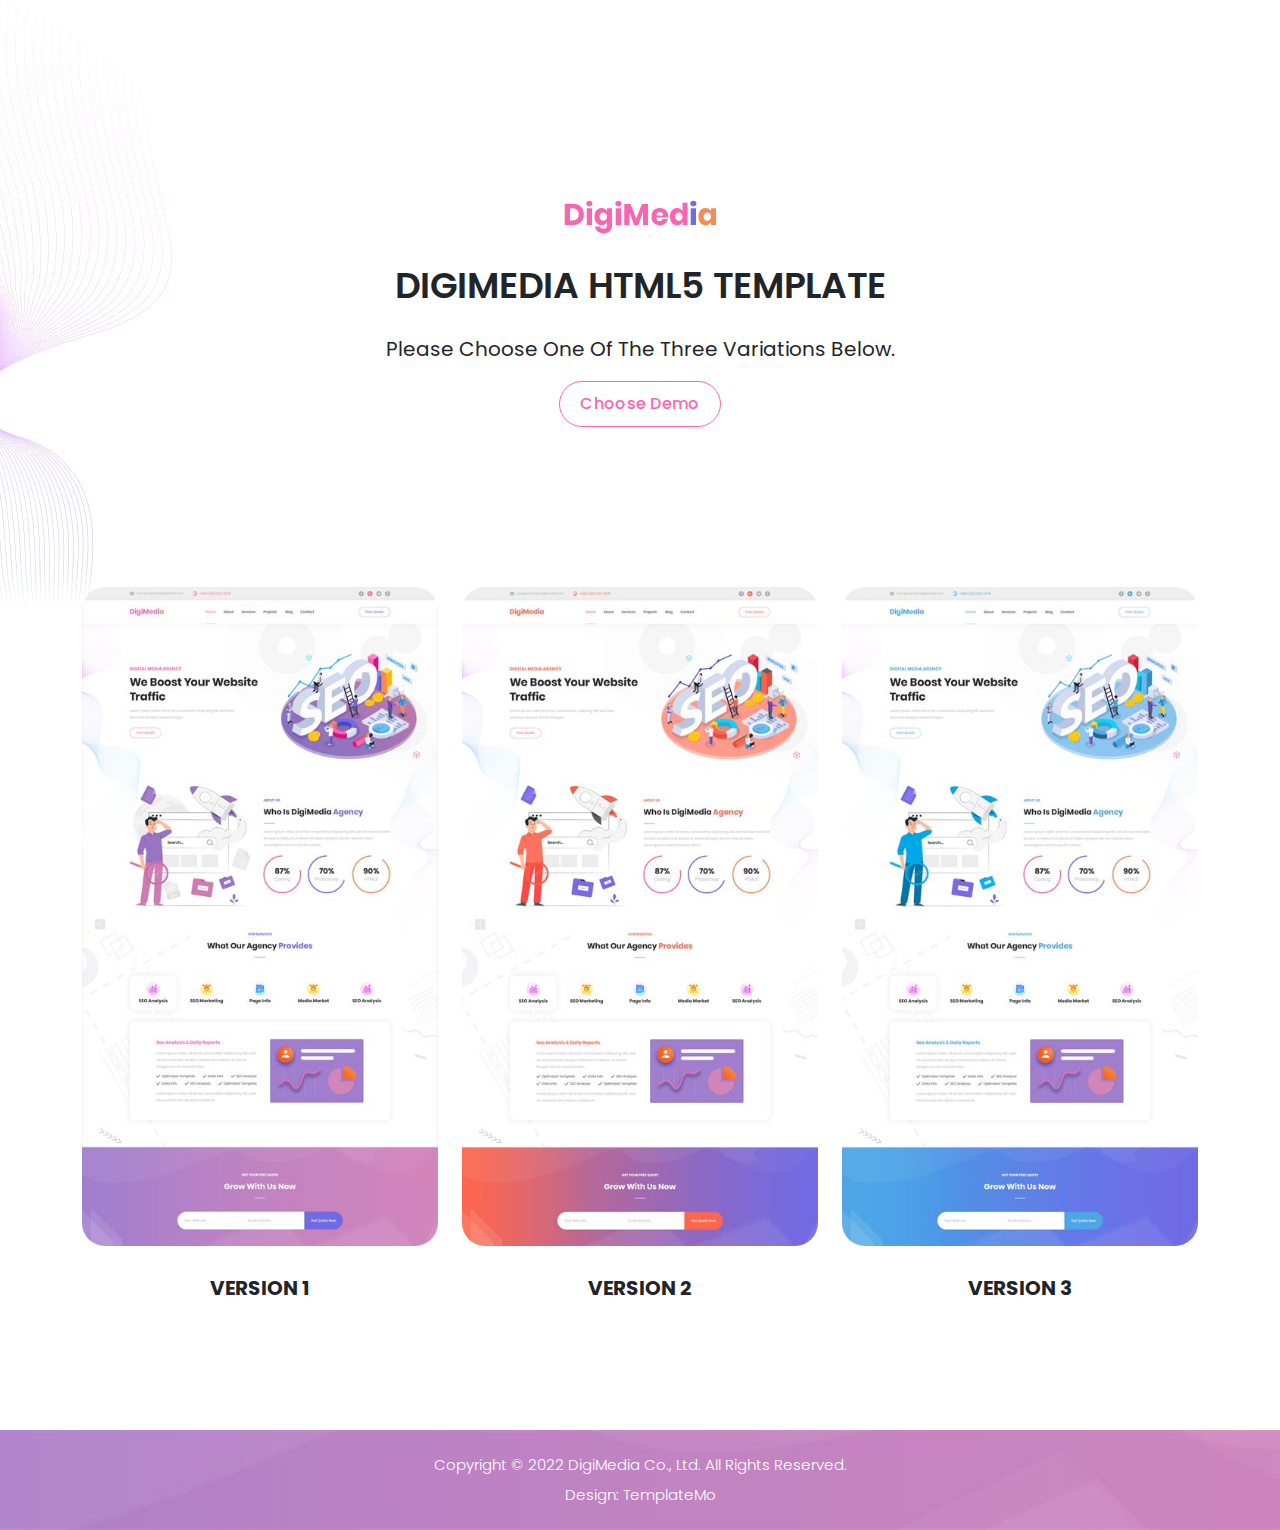
<file: Digimedia/templatemo_568_digimedia/index.html>
<!DOCTYPE html>
<html lang="en">

  <head>

    <meta charset="UTF-8">
    <meta name="viewport" content="width=device-width, initial-scale=1, shrink-to-fit=no">
    <meta name="description" content="">
    <meta name="author" content="">
    <link rel="preconnect" href="https://fonts.googleapis.com">
    <link rel="preconnect" href="https://fonts.gstatic.com" crossorigin>
    <link href="https://fonts.googleapis.com/css2?family=Poppins:wght@100;200;300;400;500;600;700;800;900&display=swap" rel="stylesheet">

    <title>DigiMedia SEO Template 3 variations by TemplateMo</title>

    <!-- Bootstrap core CSS -->
    <link href="vendor/bootstrap/css/bootstrap.min.css" rel="stylesheet">


    <!-- Additional CSS Files -->
    <link rel="stylesheet" href="assets/css/fontawesome.css">
    <link rel="stylesheet" href="assets/css/templatemo-digimedia-v1.css">
    <link rel="stylesheet" href="assets/css/animated.css">
    <link rel="stylesheet" href="assets/css/owl.css">
<!--

TemplateMo 568 DigiMedia

https://templatemo.com/tm-568-digimedia

-->
  </head>

<body>

  <!-- ***** Preloader Start ***** -->
  <div id="js-preloader" class="js-preloader">
    <div class="preloader-inner">
      <span class="dot"></span>
      <div class="dots">
        <span></span>
        <span></span>
        <span></span>
      </div>
    </div>
  </div>
  <!-- ***** Preloader End ***** -->

  <div class="intro-banner">
    <div class="container">
      <div class="row">
        <div class="col-lg-12">
          <img src="assets/images/logo-v1.png" alt="">
          <h1>DigiMedia HTML5 Template</h1>
          <h4>Please choose one of the three variations below.</h4>
          <div class="first-button scroll-to-section">
            <a href="#demos">Choose Demo</a>
          </div>
        </div>
      </div>
    </div>
  </div>


  <div class="demos" id="demos">
    <div class="container">
      <div class="row">
        <div class="col-lg-4">
          <div class="demo-item">
            <a href="homepage_1.html"><img src="assets/images/demo-1.jpg" alt="DigiMedia - variation 1"></a>
            <h4>Version 1</h4>
          </div>
        </div>
        <div class="col-lg-4">
          <div class="demo-item">
            <a href="homepage_2.html"><img src="assets/images/demo-2.jpg" alt="DigiMedia - variation 2"></a>
            <h4>Version 2</h4>
          </div>
        </div>
        <div class="col-lg-4">
          <div class="demo-item">
            <a href="homepage_3.html"><img src="assets/images/demo-3.jpg" alt="DigiMedia - variation 3"></a>
            <h4>Version 3</h4>
          </div>
        </div>
      </div>
    </div>
  </div>


  <footer>
    <div class="container">
      <div class="row">
        <div class="col-lg-12">
          <p>Copyright © 2022 DigiMedia Co., Ltd. All Rights Reserved. 
          <br>Design: <a href="https://templatemo.com" target="_parent" title="free css templates">TemplateMo</a></p>
        </div>
      </div>
    </div>
  </footer>


  <!-- Scripts -->
  <script src="vendor/jquery/jquery.min.js"></script>
  <script src="vendor/bootstrap/js/bootstrap.bundle.min.js"></script>
  <script src="assets/js/owl-carousel.js"></script>
  <script src="assets/js/animation.js"></script>
  <script src="assets/js/imagesloaded.js"></script>
  <script src="assets/js/custom.js"></script>

</body>

</html>
</file>
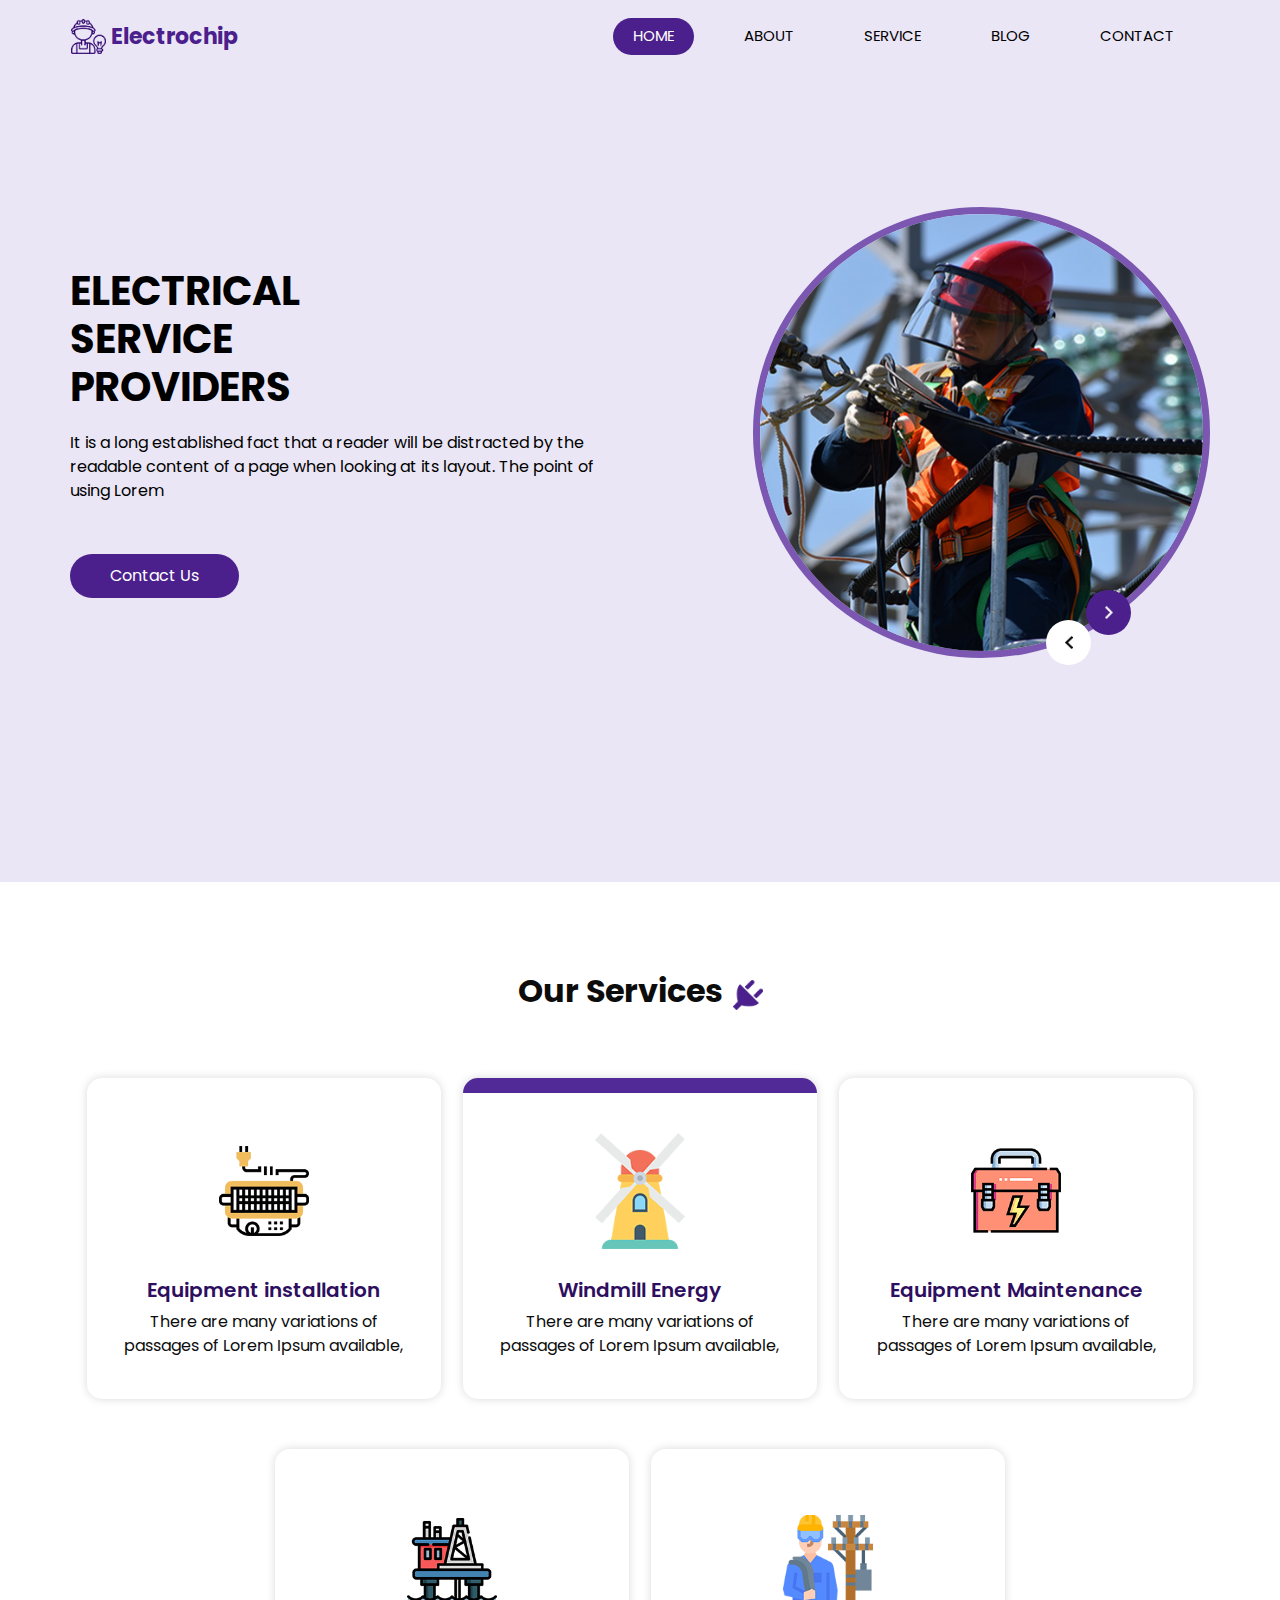
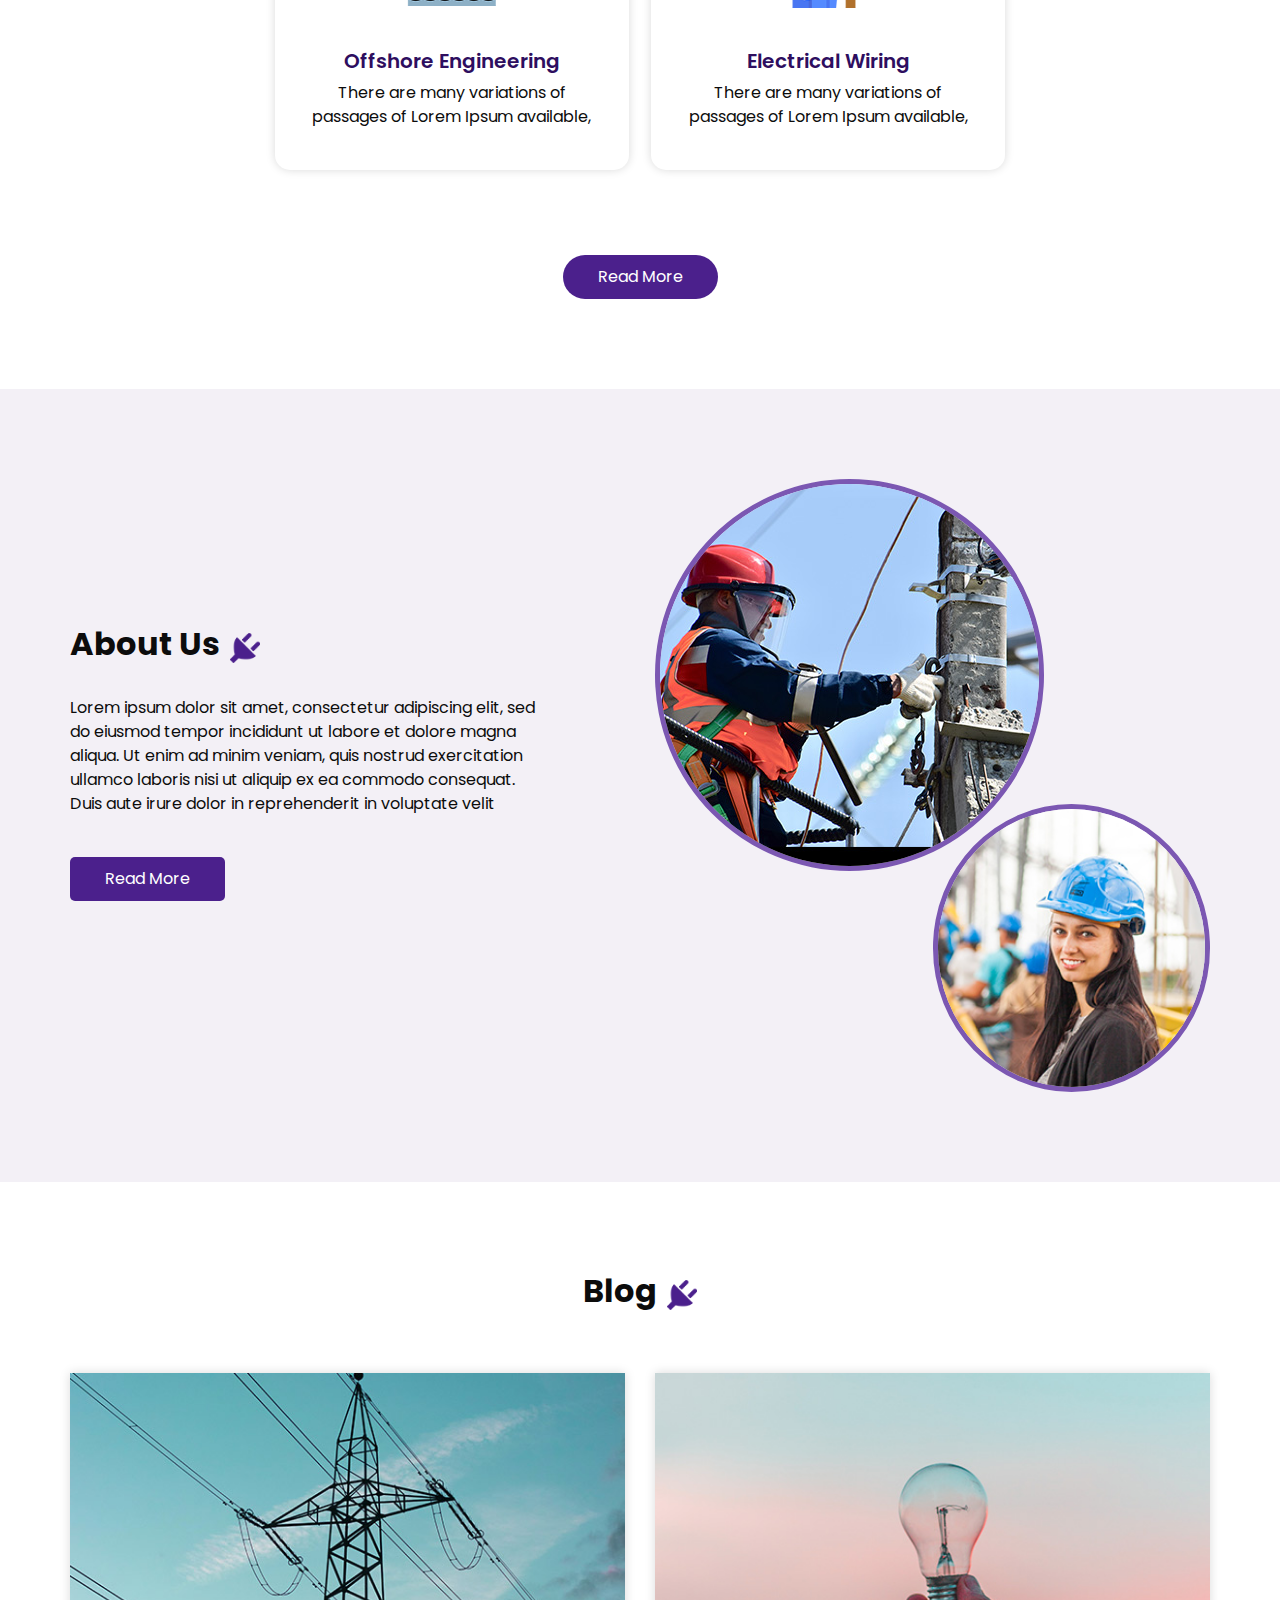
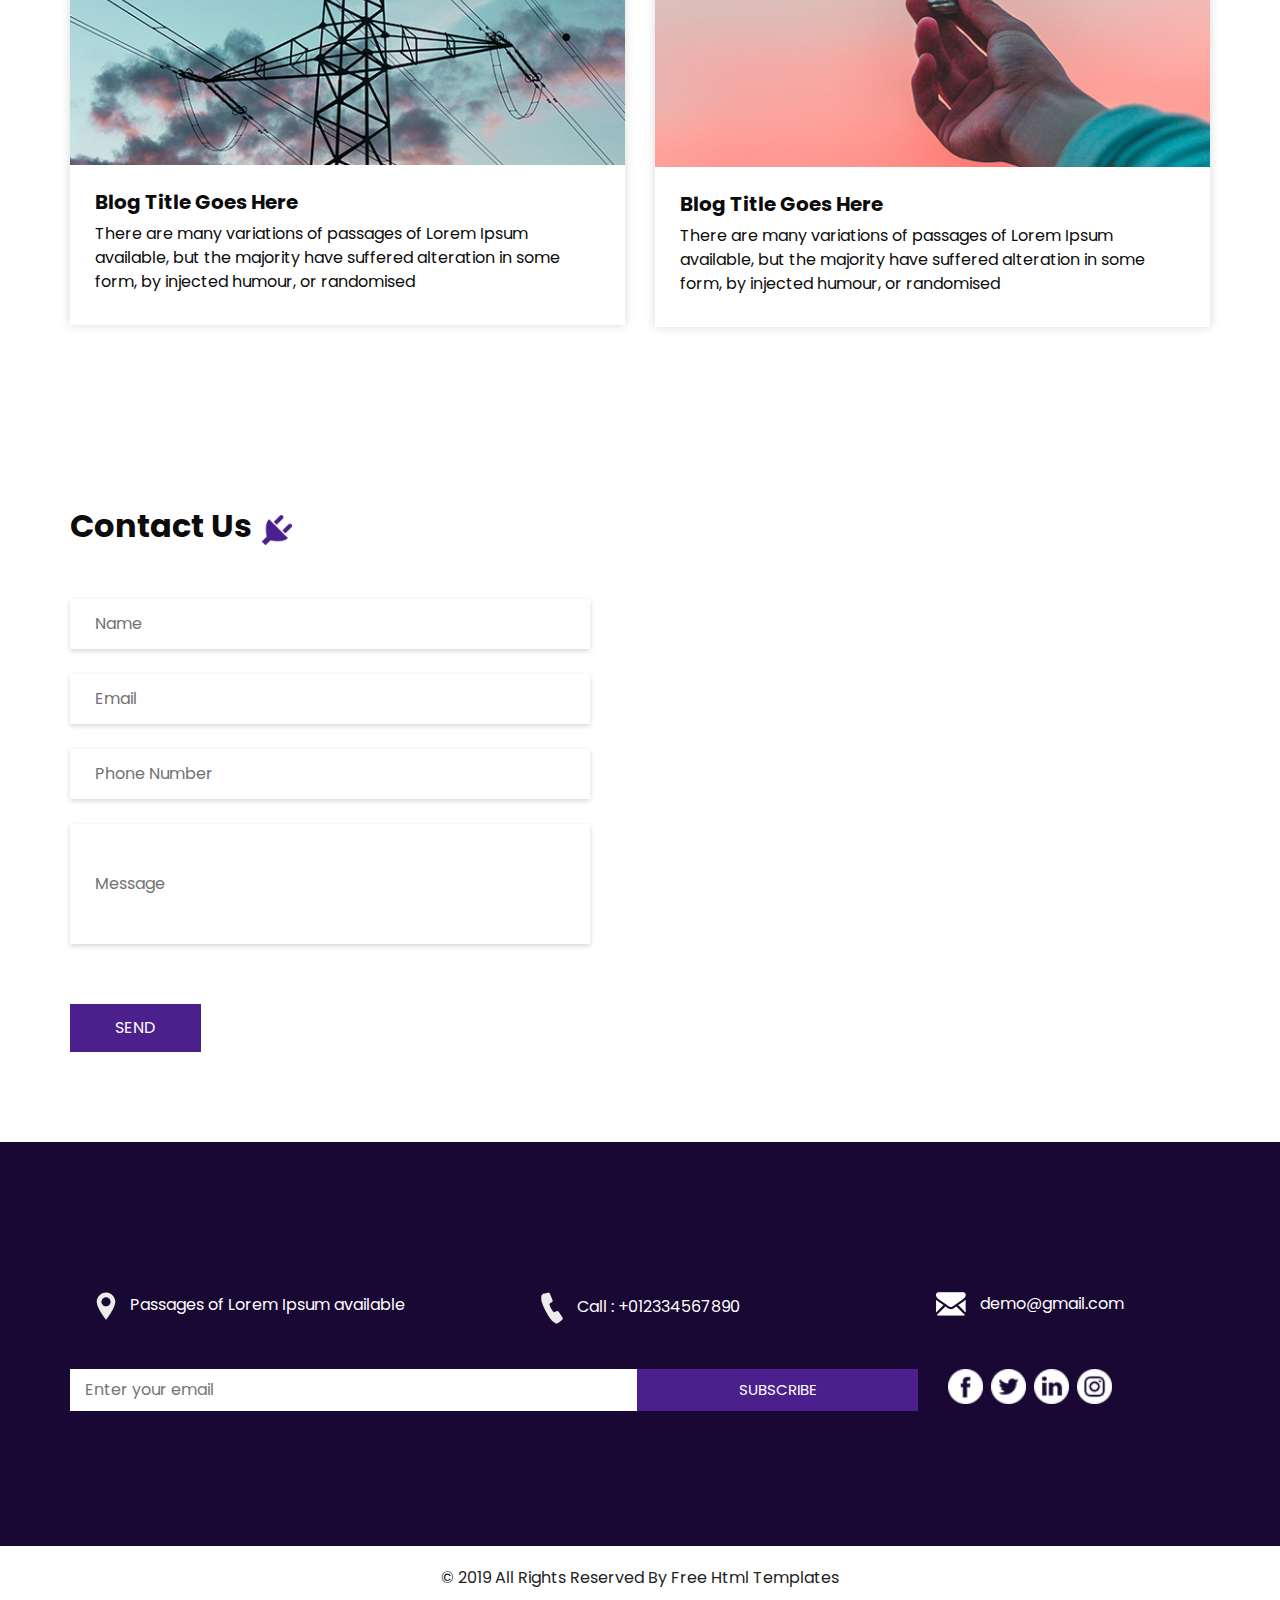
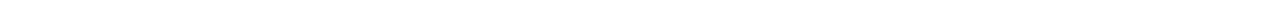
<file: Electrochip/electrochip-html/index.html>
<!DOCTYPE html>
<html>

<head>
  <!-- Basic -->
  <meta charset="utf-8" />
  <meta http-equiv="X-UA-Compatible" content="IE=edge" />
  <!-- Mobile Metas -->
  <meta name="viewport" content="width=device-width, initial-scale=1, shrink-to-fit=no" />
  <!-- Site Metas -->
  <meta name="keywords" content="" />
  <meta name="description" content="" />
  <meta name="author" content="" />

  <title>Electrochip</title>

  <!-- slider stylesheet -->
  <link rel="stylesheet" type="text/css" href="https://cdnjs.cloudflare.com/ajax/libs/OwlCarousel2/2.1.3/assets/owl.carousel.min.css" />

  <!-- bootstrap core css -->
  <link rel="stylesheet" type="text/css" href="css/bootstrap.css" />

  <!-- fonts style -->
  <link href="https://fonts.googleapis.com/css?family=Poppins:400,600,700&display=swap" rel="stylesheet">
  <!-- Custom styles for this template -->
  <link href="css/style.css" rel="stylesheet" />
  <!-- responsive style -->
  <link href="css/responsive.css" rel="stylesheet" />
</head>

<body>

  <div class="hero_area">
    <!-- header section strats -->
    <header class="header_section">
      <div class="container">
        <nav class="navbar navbar-expand-lg custom_nav-container ">
          <a class="navbar-brand" href="index.html">
            <img src="images/logo.png" alt="">
            <span>
              Electrochip
            </span>
          </a>
          <button class="navbar-toggler" type="button" data-toggle="collapse" data-target="#navbarSupportedContent" aria-controls="navbarSupportedContent" aria-expanded="false" aria-label="Toggle navigation">
            <span class="s-1"> </span>
            <span class="s-2"> </span>
            <span class="s-3"> </span>
          </button>

          <div class="collapse navbar-collapse" id="navbarSupportedContent">
            <div class="d-flex ml-auto flex-column flex-lg-row align-items-center">
              <ul class="navbar-nav  ">
                <li class="nav-item active">
                  <a class="nav-link" href="index.html">Home <span class="sr-only">(current)</span></a>
                </li>
                <li class="nav-item">
                  <a class="nav-link" href="about.html"> About</a>
                </li>
                <li class="nav-item">
                  <a class="nav-link" href="service.html"> Service </a>
                </li>
                <li class="nav-item">
                  <a class="nav-link" href="blog.html"> Blog </a>
                </li>
                <li class="nav-item">
                  <a class="nav-link" href="contact.html">Contact </a>
                </li>
              </ul>
            </div>
          </div>
        </nav>
      </div>
    </header>
    <!-- end header section -->
    <!-- slider section -->
    <section class=" slider_section ">
      <div class="container">
        <div class="row">
          <div class="col-md-6 ">
            <div class="detail_box">
              <h1>
                Electrical <br>
                Service <br>
                Providers
              </h1>
              <p>
                It is a long established fact that a reader will be distracted by the readable content of a page when looking at its layout. The point of using Lorem
              </p>
              <a href="" class="">
                Contact Us
            </div>
          </div>
          <div class="col-lg-5 col-md-6 offset-lg-1">
            <div class="img_content">
              <div class="img_container">
                <div id="carouselExampleControls" class="carousel slide" data-ride="carousel">
                  <div class="carousel-inner">
                    <div class="carousel-item active">
                      <div class="img-box">
                        <img src="images/slider-img.jpg" alt="">
                      </div>
                    </div>
                    <div class="carousel-item">
                      <div class="img-box">
                        <img src="images/slider-img.jpg" alt="">
                      </div>
                    </div>
                    <div class="carousel-item">
                      <div class="img-box">
                        <img src="images/slider-img.jpg" alt="">
                      </div>
                    </div>
                  </div>
                </div>
              </div>
              <a class="carousel-control-prev" href="#carouselExampleControls" role="button" data-slide="prev">
                <span class="sr-only">Previous</span>
              </a>
              <a class="carousel-control-next" href="#carouselExampleControls" role="button" data-slide="next">
                <span class="sr-only">Next</span>
              </a>
            </div>

          </div>
        </div>
      </div>
    </section>
    <!-- end slider section -->
  </div>


  <!-- service section -->
  <section class="service_section layout_padding">
    <div class="container">
      <div class="heading_container">
        <h2>
          Our Services
        </h2>
        <img src="images/plug.png" alt="">
      </div>

      <div class="service_container">
        <div class="box">
          <div class="img-box">
            <img src="images/s1.png" class="img1" alt="">
          </div>
          <div class="detail-box">
            <h5>
              Equipment installation
            </h5>
            <p>
              There are many variations of passages of Lorem Ipsum available,
            </p>
          </div>
        </div>
        <div class="box active">
          <div class="img-box">
            <img src="images/s2.png" class="img1" alt="">
          </div>
          <div class="detail-box">
            <h5>
              Windmill Energy
            </h5>
            <p>
              There are many variations of passages of Lorem Ipsum available,
            </p>
          </div>
        </div>
        <div class="box">
          <div class="img-box">
            <img src="images/s3.png" class="img1" alt="">
          </div>
          <div class="detail-box">
            <h5>
              Equipment Maintenance
            </h5>
            <p>
              There are many variations of passages of Lorem Ipsum available,
            </p>
          </div>
        </div>
        <div class="box ">
          <div class="img-box">
            <img src="images/s4.png" class="img1" alt="">
          </div>
          <div class="detail-box">
            <h5>
              Offshore Engineering
            </h5>
            <p>
              There are many variations of passages of Lorem Ipsum available,
            </p>
          </div>
        </div>
        <div class="box">
          <div class="img-box">
            <img src="images/s5.png" class="img1" alt="">
          </div>
          <div class="detail-box">
            <h5>
              Electrical Wiring
            </h5>
            <p>
              There are many variations of passages of Lorem Ipsum available,
            </p>
          </div>
        </div>
      </div>
      <div class="btn-box">
        <a href="">
          Read More
        </a>
      </div>
    </div>
  </section>
  <!-- end service section -->

  <!-- about section -->
  <section class="about_section layout_padding">
    <div class="container">
      <div class="row">
        <div class="col-md-6">
          <div class="detail-box">
            <div class="heading_container">
              <h2>
                About Us
              </h2>
              <img src="images/plug.png" alt="">
            </div>
            <p>
              Lorem ipsum dolor sit amet, consectetur adipiscing elit, sed do
              eiusmod tempor incididunt ut labore et dolore magna aliqua. Ut
              enim ad minim veniam, quis nostrud exercitation ullamco laboris
              nisi ut aliquip ex ea commodo consequat. Duis aute irure dolor
              in reprehenderit in voluptate velit
            </p>
            <a href="">
              Read More
            </a>
          </div>
        </div>
        <div class="col-md-6">
          <div class="img_container">
            <div class="img-box b1">
              <img src="images/about-img1.jpg" alt="" />
            </div>
            <div class="img-box b2">
              <img src="images/about-img2.jpg" alt="" />
            </div>
          </div>

        </div>

      </div>
    </div>
  </section>

  <!-- end about section -->




  <!-- blog section -->

  <section class="blog_section layout_padding">
    <div class="container">
      <div class="heading_container">
        <h2>
          Blog
        </h2>
        <img src="images/plug.png" alt="">
      </div>
      <div class="row">
        <div class="col-md-6">
          <div class="box">
            <div class="img-box">
              <img src="images/blog1.jpg" alt="">
            </div>
            <div class="detail-box">
              <h5>
                Blog Title Goes Here
              </h5>
              <p>
                There are many variations of passages of Lorem Ipsum available, but the majority have suffered alteration in some form, by injected humour, or randomised
              </p>
            </div>
          </div>
        </div>
        <div class="col-md-6">
          <div class="box">
            <div class="img-box">
              <img src="images/blog2.jpg" alt="">
            </div>
            <div class="detail-box">
              <h5>
                Blog Title Goes Here
              </h5>
              <p>
                There are many variations of passages of Lorem Ipsum available, but the majority have suffered alteration in some form, by injected humour, or randomised
              </p>
            </div>
          </div>
        </div>
      </div>
    </div>
  </section>

  <!-- end blog section -->



  <!-- contact section -->

  <section class="contact_section layout_padding">
    <div class="container ">
      <div class="heading_container">
        <h2>
          Contact Us
        </h2>
        <img src="images/plug.png" alt="">
      </div>
    </div>
    <div class="container">
      <div class="row">
        <div class="col-md-6">
          <form action="">
            <div>
              <input type="text" placeholder="Name" />
            </div>
            <div>
              <input type="email" placeholder="Email" />
            </div>
            <div>
              <input type="text" placeholder="Phone Number" />
            </div>
            <div>
              <input type="text" class="message-box" placeholder="Message" />
            </div>
            <div class="d-flex ">
              <button>
                SEND
              </button>
            </div>
          </form>
        </div>
        <div class="col-md-6">
          <div class="map_container">
            <div class="map-responsive">
              <iframe src="https://www.google.com/maps/embed/v1/place?key=AIzaSyA0s1a7phLN0iaD6-UE7m4qP-z21pH0eSc&q=Eiffel+Tower+Paris+France" width="600" height="300" frameborder="0" style="border:0; width: 100%; height:100%" allowfullscreen></iframe>
            </div>
          </div>
        </div>
      </div>
    </div>
  </section>

  <!-- end contact section -->


  <!-- info section -->

  <section class="info_section layout_padding">
    <div class="container">
      <div class="info_contact">
        <div class="row">
          <div class="col-md-4">
            <a href="">
              <img src="images/location-white.png" alt="">
              <span>
                Passages of Lorem Ipsum available
              </span>
            </a>
          </div>
          <div class="col-md-4">
            <a href="">
              <img src="images/telephone-white.png" alt="">
              <span>
                Call : +012334567890
              </span>
            </a>
          </div>
          <div class="col-md-4">
            <a href="">
              <img src="images/envelope-white.png" alt="">
              <span>
                demo@gmail.com
              </span>
            </a>
          </div>
        </div>
      </div>
      <div class="row">
        <div class="col-md-8 col-lg-9">
          <div class="info_form">
            <form action="">
              <input type="text" placeholder="Enter your email">
              <button>
                subscribe
              </button>
            </form>
          </div>
        </div>
        <div class="col-md-4 col-lg-3">
          <div class="info_social">
            <div>
              <a href="">
                <img src="images/fb.png" alt="">
              </a>
            </div>
            <div>
              <a href="">
                <img src="images/twitter.png" alt="">
              </a>
            </div>
            <div>
              <a href="">
                <img src="images/linkedin.png" alt="">
              </a>
            </div>
            <div>
              <a href="">
                <img src="images/instagram.png" alt="">
              </a>
            </div>
          </div>
        </div>
      </div>

    </div>
  </section>

  <!-- end info section -->

  <!-- footer section -->
  <footer class="container-fluid footer_section">
    <div class="container">
      <div class="row">
        <div class="col-lg-7 col-md-9 mx-auto">
          <p>
            &copy; 2019 All Rights Reserved By
            <a href="https://html.design/">Free Html Templates</a>
          </p>
        </div>
      </div>
    </div>
  </footer>
  <!-- footer section -->


  <script src="js/jquery-3.4.1.min.js"></script>
  <script src="js/bootstrap.js"></script>

</body>

</html>
</file>
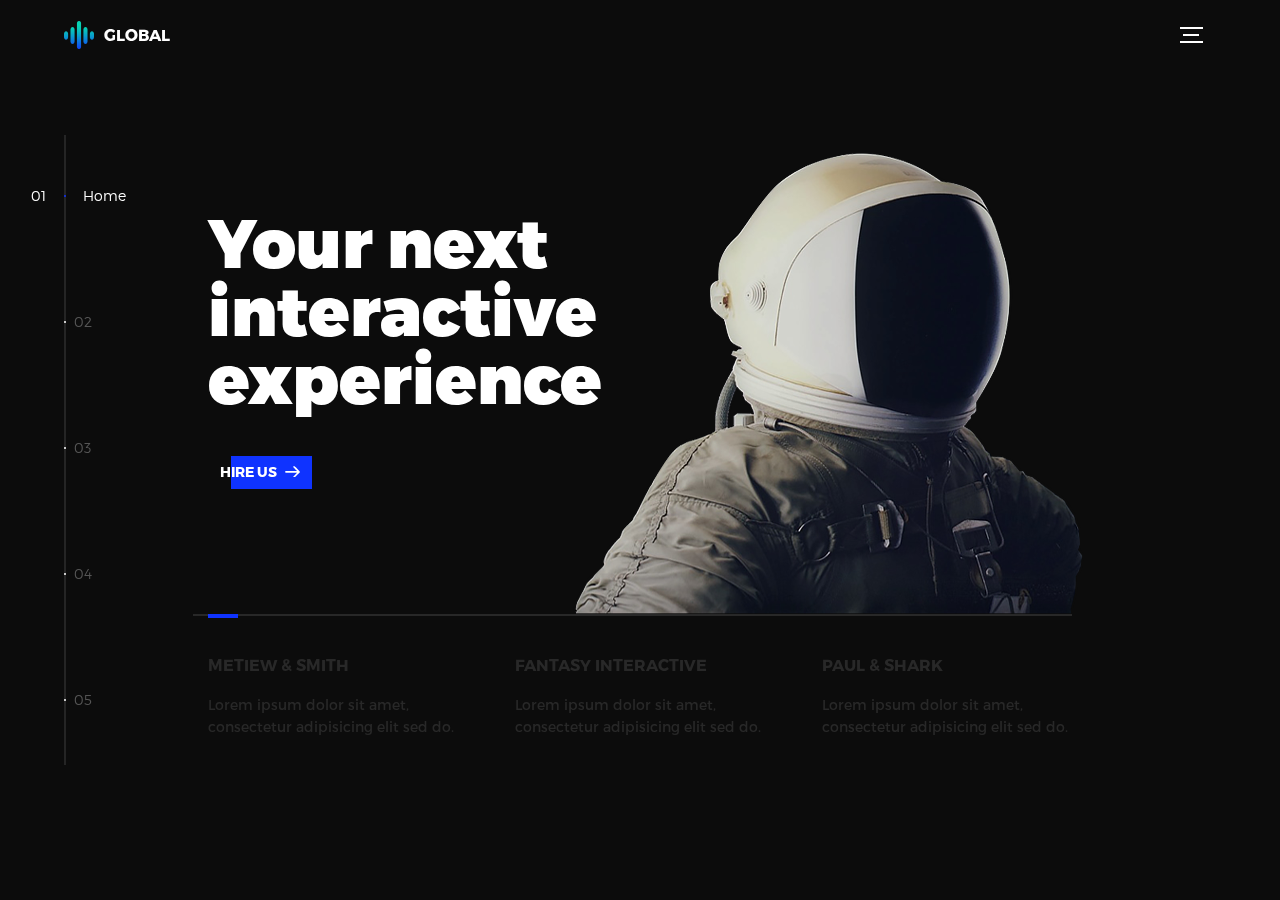
<file: global-master/global-master/index.html>
<!DOCTYPE html>
<html lang="en">
<head>
  <title>Global</title>
  <meta charset="utf-8">
  <meta name="viewport" content="width=device-width, initial-scale=1">
  <meta http-equiv="X-UA-Compatible" content="IE=edge">
  <meta name="description" content="HTML5 website template">
  <meta name="keywords" content="global, template, html, sass, jquery">
  <meta name="author" content="Bucky Maler">
  <link rel="stylesheet" href="assets/css/main.css">
</head>
<body>

<!-- notification for small viewports and landscape oriented smartphones -->
<div class="device-notification">
  <a class="device-notification--logo" href="#0">
    <img src="assets/img/logo.png" alt="Global">
    <p>Global</p>
  </a>
  <p class="device-notification--message">Global has so much to offer that we must request you orient your device to portrait or find a larger screen. You won't be disappointed.</p>
</div>

<div class="perspective effect-rotate-left">
  <div class="container"><div class="outer-nav--return"></div>
    <div id="viewport" class="l-viewport">
      <div class="l-wrapper">
        <header class="header">
          <a class="header--logo" href="#0">
            <img src="assets/img/logo.png" alt="Global">
            <p>Global</p>
          </a>
          <button class="header--cta cta">Hire Us</button>
          <div class="header--nav-toggle">
            <span></span>
          </div>
        </header>
        <nav class="l-side-nav">
          <ul class="side-nav">
            <li class="is-active"><span>Home</span></li>
            <li><span>Works</span></li>
            <li><span>About</span></li>
            <li><span>Contact</span></li>
            <li><span>Hire us</span></li>
          </ul>
        </nav>
        <ul class="l-main-content main-content">
          <li class="l-section section section--is-active">
            <div class="intro">
              <div class="intro--banner">
                <h1>Your next<br>interactive<br>experience</h1>
                <button class="cta">Hire Us
                  <svg version="1.1" id="Layer_1" xmlns="http://www.w3.org/2000/svg" xmlns:xlink="http://www.w3.org/1999/xlink" x="0px" y="0px" viewBox="0 0 150 118" style="enable-background:new 0 0 150 118;" xml:space="preserve">
                  <g transform="translate(0.000000,118.000000) scale(0.100000,-0.100000)">
                    <path d="M870,1167c-34-17-55-57-46-90c3-15,81-100,194-211l187-185l-565-1c-431,0-571-3-590-13c-55-28-64-94-18-137c21-20,33-20,597-20h575l-192-193C800,103,794,94,849,39c20-20,39-29,61-29c28,0,63,30,298,262c147,144,272,271,279,282c30,51,23,60-219,304C947,1180,926,1196,870,1167z"/>
                  </g>
                  </svg>
                  <span class="btn-background"></span>
                </button>
                <img src="assets/img/introduction-visual.png" alt="Welcome">
              </div>
              <div class="intro--options">
                <a href="#0">
                  <h3>Metiew &amp; Smith</h3>
                  <p>Lorem ipsum dolor sit amet, consectetur adipisicing elit sed do.</p>
                </a>
                <a href="#0">
                  <h3>Fantasy interactive</h3>
                  <p>Lorem ipsum dolor sit amet, consectetur adipisicing elit sed do.</p>
                </a>
                <a href="#0">
                  <h3>Paul &amp; shark</h3>
                  <p>Lorem ipsum dolor sit amet, consectetur adipisicing elit sed do.</p>
                </a>
              </div>
            </div>
          </li>
          <li class="l-section section">
            <div class="work">
              <h2>Selected work</h2>
              <div class="work--lockup">
                <ul class="slider">
                  <li class="slider--item slider--item-left">
                    <a href="#0">
                      <div class="slider--item-image">
                        <img src="assets/img/work-victory.jpg" alt="Victory">
                      </div>
                      <p class="slider--item-title">Victory</p>
                      <p class="slider--item-description">Lorem ipsum dolor sit amet, consectetur adipisicing elit sed do.</p>
                    </a>
                  </li>
                  <li class="slider--item slider--item-center">
                    <a href="#0">
                      <div class="slider--item-image">
                        <img src="assets/img/work-metiew-smith.jpg" alt="Metiew and Smith">
                      </div>
                      <p class="slider--item-title">Metiew &amp; Smith</p>
                      <p class="slider--item-description">Lorem ipsum dolor sit amet, consectetur adipisicing elit sed do.</p>
                    </a>
                  </li>
                  <li class="slider--item slider--item-right">
                    <a href="#0">
                      <div class="slider--item-image">
                        <img src="assets/img/work-alex-nowak.jpg" alt="Alex Nowak">
                      </div>
                      <p class="slider--item-title">Alex Nowak</p>
                      <p class="slider--item-description">Lorem ipsum dolor sit amet, consectetur adipisicing elit sed do.</p>
                    </a>
                  </li>
                </ul>
                <div class="slider--prev">
                  <svg version="1.1" id="Layer_1" xmlns="http://www.w3.org/2000/svg" xmlns:xlink="http://www.w3.org/1999/xlink" x="0px" y="0px"
                  viewBox="0 0 150 118" style="enable-background:new 0 0 150 118;" xml:space="preserve">
                  <g transform="translate(0.000000,118.000000) scale(0.100000,-0.100000)">
                    <path d="M561,1169C525,1155,10,640,3,612c-3-13,1-36,8-52c8-15,134-145,281-289C527,41,562,10,590,10c22,0,41,9,61,29
                    c55,55,49,64-163,278L296,510h575c564,0,576,0,597,20c46,43,37,109-18,137c-19,10-159,13-590,13l-565,1l182,180
                    c101,99,187,188,193,199c16,30,12,57-12,84C631,1174,595,1183,561,1169z"/>
                  </g>
                  </svg>
                </div>
                <div class="slider--next">
                  <svg version="1.1" id="Layer_1" xmlns="http://www.w3.org/2000/svg" xmlns:xlink="http://www.w3.org/1999/xlink" x="0px" y="0px" viewBox="0 0 150 118" style="enable-background:new 0 0 150 118;" xml:space="preserve">
                  <g transform="translate(0.000000,118.000000) scale(0.100000,-0.100000)">
                    <path d="M870,1167c-34-17-55-57-46-90c3-15,81-100,194-211l187-185l-565-1c-431,0-571-3-590-13c-55-28-64-94-18-137c21-20,33-20,597-20h575l-192-193C800,103,794,94,849,39c20-20,39-29,61-29c28,0,63,30,298,262c147,144,272,271,279,282c30,51,23,60-219,304C947,1180,926,1196,870,1167z"/>
                  </g>
                  </svg>
                </div>
              </div>
            </div>
          </li>
          <li class="l-section section">
            <div class="about">
              <div class="about--banner">
                <h2>We<br>believe in<br>passionate<br>people</h2>
                <a href="#0">Career
                  <span>
                    <svg version="1.1" id="Layer_1" xmlns="http://www.w3.org/2000/svg" xmlns:xlink="http://www.w3.org/1999/xlink" x="0px" y="0px" viewBox="0 0 150 118" style="enable-background:new 0 0 150 118;" xml:space="preserve">
                    <g transform="translate(0.000000,118.000000) scale(0.100000,-0.100000)">
                      <path d="M870,1167c-34-17-55-57-46-90c3-15,81-100,194-211l187-185l-565-1c-431,0-571-3-590-13c-55-28-64-94-18-137c21-20,33-20,597-20h575l-192-193C800,103,794,94,849,39c20-20,39-29,61-29c28,0,63,30,298,262c147,144,272,271,279,282c30,51,23,60-219,304C947,1180,926,1196,870,1167z"/>
                    </g>
                    </svg>
                  </span>
                </a>
                <img src="assets/img/about-visual.png" alt="About Us">
              </div>
              <div class="about--options">
                <a href="#0">
                  <h3>Winners</h3>
                </a>
                <a href="#0">
                  <h3>Philosophy</h3>
                </a>
                <a href="#0">
                  <h3>History</h3>
                </a>
              </div>
            </div>
          </li>
          <li class="l-section section">
            <div class="contact">
              <div class="contact--lockup">
                <div class="modal">
                  <div class="modal--information">
                    <p>Pawia 5, 31-154 Kraków, Poland</p>
                    <a href="mailto:ouremail@gmail.com">ouremail@gmail.com</a>
                    <a href="tel:+148126287560">+48 12 628 75 60</a>
                  </div>
                  <ul class="modal--options">
                    <li><a href="#0">Bēhance</a></li>
                    <li><a href="#0">dribbble</a></li>
                    <li><a href="mailto:ouremail@gmail.com">Contact Us</a></li>
                  </ul>
                </div>
              </div>
            </div>
          </li>
          <li class="l-section section">
            <div class="hire">
              <h2>You want us to do</h2>
              <!-- checkout formspree.io for easy form setup -->
              <form class="work-request">
                <div class="work-request--options">
                  <span class="options-a">
                    <input id="opt-1" type="checkbox" value="app design">
                    <label for="opt-1">
                      <svg version="1.1" id="Layer_1" xmlns="http://www.w3.org/2000/svg" xmlns:xlink="http://www.w3.org/1999/xlink" x="0px" y="0px"
                      viewBox="0 0 150 111" style="enable-background:new 0 0 150 111;" xml:space="preserve">
                      <g transform="translate(0.000000,111.000000) scale(0.100000,-0.100000)">
                        <path d="M950,705L555,310L360,505C253,612,160,700,155,700c-6,0-44-34-85-75l-75-75l278-278L550-5l475,475c261,261,475,480,475,485c0,13-132,145-145,145C1349,1100,1167,922,950,705z"/>
                      </g>
                      </svg>
                      App Design
                    </label>
                    <input id="opt-2" type="checkbox" value="graphic design">
                    <label for="opt-2">
                      <svg version="1.1" id="Layer_1" xmlns="http://www.w3.org/2000/svg" xmlns:xlink="http://www.w3.org/1999/xlink" x="0px" y="0px"
                      viewBox="0 0 150 111" style="enable-background:new 0 0 150 111;" xml:space="preserve">
                      <g transform="translate(0.000000,111.000000) scale(0.100000,-0.100000)">
                        <path d="M950,705L555,310L360,505C253,612,160,700,155,700c-6,0-44-34-85-75l-75-75l278-278L550-5l475,475c261,261,475,480,475,485c0,13-132,145-145,145C1349,1100,1167,922,950,705z"/>
                      </g>
                      </svg>
                      Graphic Design
                    </label>
                    <input id="opt-3" type="checkbox" value="motion design">
                    <label for="opt-3">
                      <svg version="1.1" id="Layer_1" xmlns="http://www.w3.org/2000/svg" xmlns:xlink="http://www.w3.org/1999/xlink" x="0px" y="0px"
                      viewBox="0 0 150 111" style="enable-background:new 0 0 150 111;" xml:space="preserve">
                      <g transform="translate(0.000000,111.000000) scale(0.100000,-0.100000)">
                        <path d="M950,705L555,310L360,505C253,612,160,700,155,700c-6,0-44-34-85-75l-75-75l278-278L550-5l475,475c261,261,475,480,475,485c0,13-132,145-145,145C1349,1100,1167,922,950,705z"/>
                      </g>
                      </svg>
                      Motion Design
                    </label>
                  </span>
                  <span class="options-b">
                    <input id="opt-4" type="checkbox" value="ux design">
                    <label for="opt-4">
                      <svg version="1.1" id="Layer_1" xmlns="http://www.w3.org/2000/svg" xmlns:xlink="http://www.w3.org/1999/xlink" x="0px" y="0px"
                      viewBox="0 0 150 111" style="enable-background:new 0 0 150 111;" xml:space="preserve">
                      <g transform="translate(0.000000,111.000000) scale(0.100000,-0.100000)">
                        <path d="M950,705L555,310L360,505C253,612,160,700,155,700c-6,0-44-34-85-75l-75-75l278-278L550-5l475,475c261,261,475,480,475,485c0,13-132,145-145,145C1349,1100,1167,922,950,705z"/>
                      </g>
                      </svg>
                      UX Design
                    </label>
                    <input id="opt-5" type="checkbox" value="webdesign">
                    <label for="opt-5">
                      <svg version="1.1" id="Layer_1" xmlns="http://www.w3.org/2000/svg" xmlns:xlink="http://www.w3.org/1999/xlink" x="0px" y="0px"
                      viewBox="0 0 150 111" style="enable-background:new 0 0 150 111;" xml:space="preserve">
                      <g transform="translate(0.000000,111.000000) scale(0.100000,-0.100000)">
                        <path d="M950,705L555,310L360,505C253,612,160,700,155,700c-6,0-44-34-85-75l-75-75l278-278L550-5l475,475c261,261,475,480,475,485c0,13-132,145-145,145C1349,1100,1167,922,950,705z"/>
                      </g>
                      </svg>
                      Webdesign
                    </label>
                    <input id="opt-6" type="checkbox" value="marketing">
                    <label for="opt-6">
                      <svg version="1.1" id="Layer_1" xmlns="http://www.w3.org/2000/svg" xmlns:xlink="http://www.w3.org/1999/xlink" x="0px" y="0px"
                      viewBox="0 0 150 111" style="enable-background:new 0 0 150 111;" xml:space="preserve">
                      <g transform="translate(0.000000,111.000000) scale(0.100000,-0.100000)">
                        <path d="M950,705L555,310L360,505C253,612,160,700,155,700c-6,0-44-34-85-75l-75-75l278-278L550-5l475,475c261,261,475,480,475,485c0,13-132,145-145,145C1349,1100,1167,922,950,705z"/>
                      </g>
                      </svg>
                      Marketing
                    </label>
                  </span>
                </div>
                <div class="work-request--information">
                  <div class="information-name">
                    <input id="name" type="text" spellcheck="false">
                    <label for="name">Name</label>
                  </div>
                  <div class="information-email">
                    <input id="email" type="email" spellcheck="false">
                    <label for="email">Email</label>
                  </div>
                </div>
                <input type="submit" value="Send Request">
              </form>
            </div>
          </li>
        </ul>
      </div>
    </div>
  </div>
  <ul class="outer-nav">
    <li class="is-active">Home</li>
    <li>Works</li>
    <li>About</li>
    <li>Contact</li>
    <li>Hire us</li>
  </ul>
</div>

<script src="https://ajax.googleapis.com/ajax/libs/jquery/2.2.4/jquery.min.js"></script>
<script>window.jQuery || document.write('<script src="assets/js/vendor/jquery-2.2.4.min.js"><\/script>')</script>
<script src="assets/js/functions-min.js"></script>
</body>
</html>
</file>
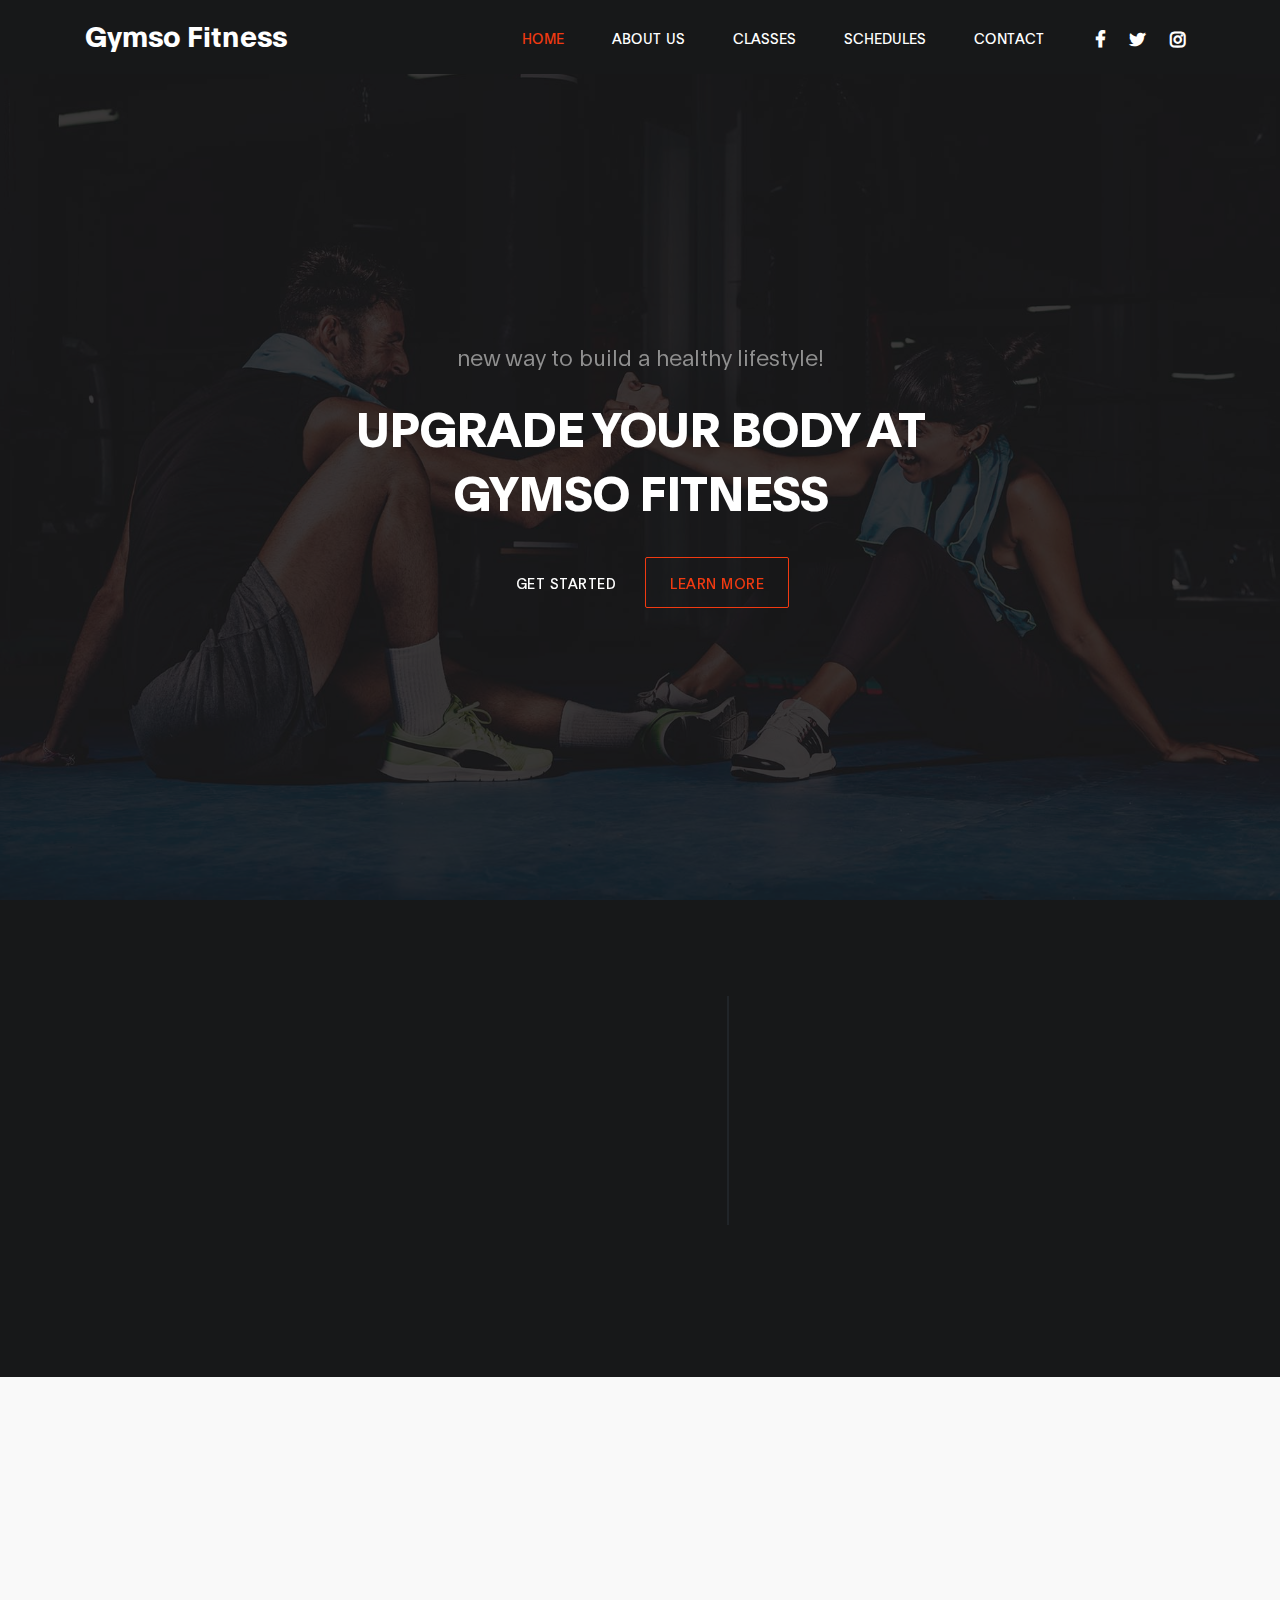
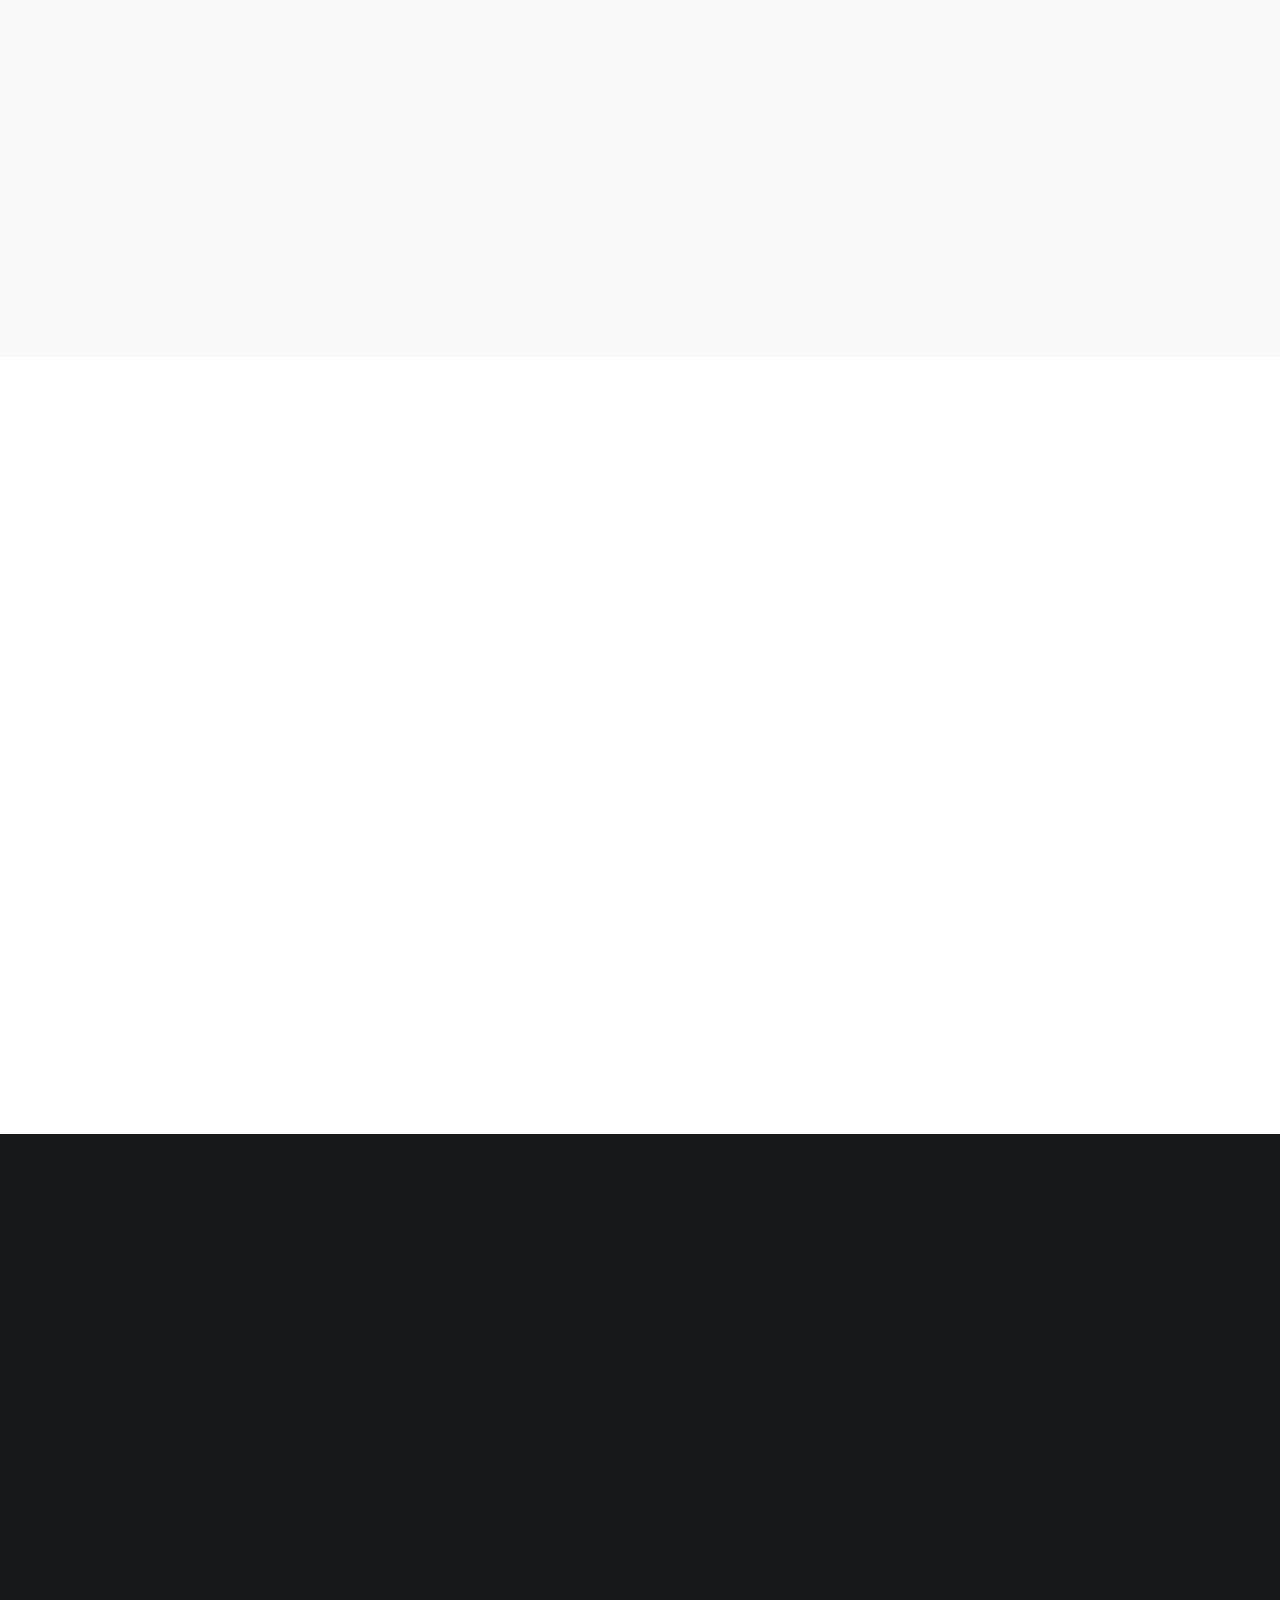
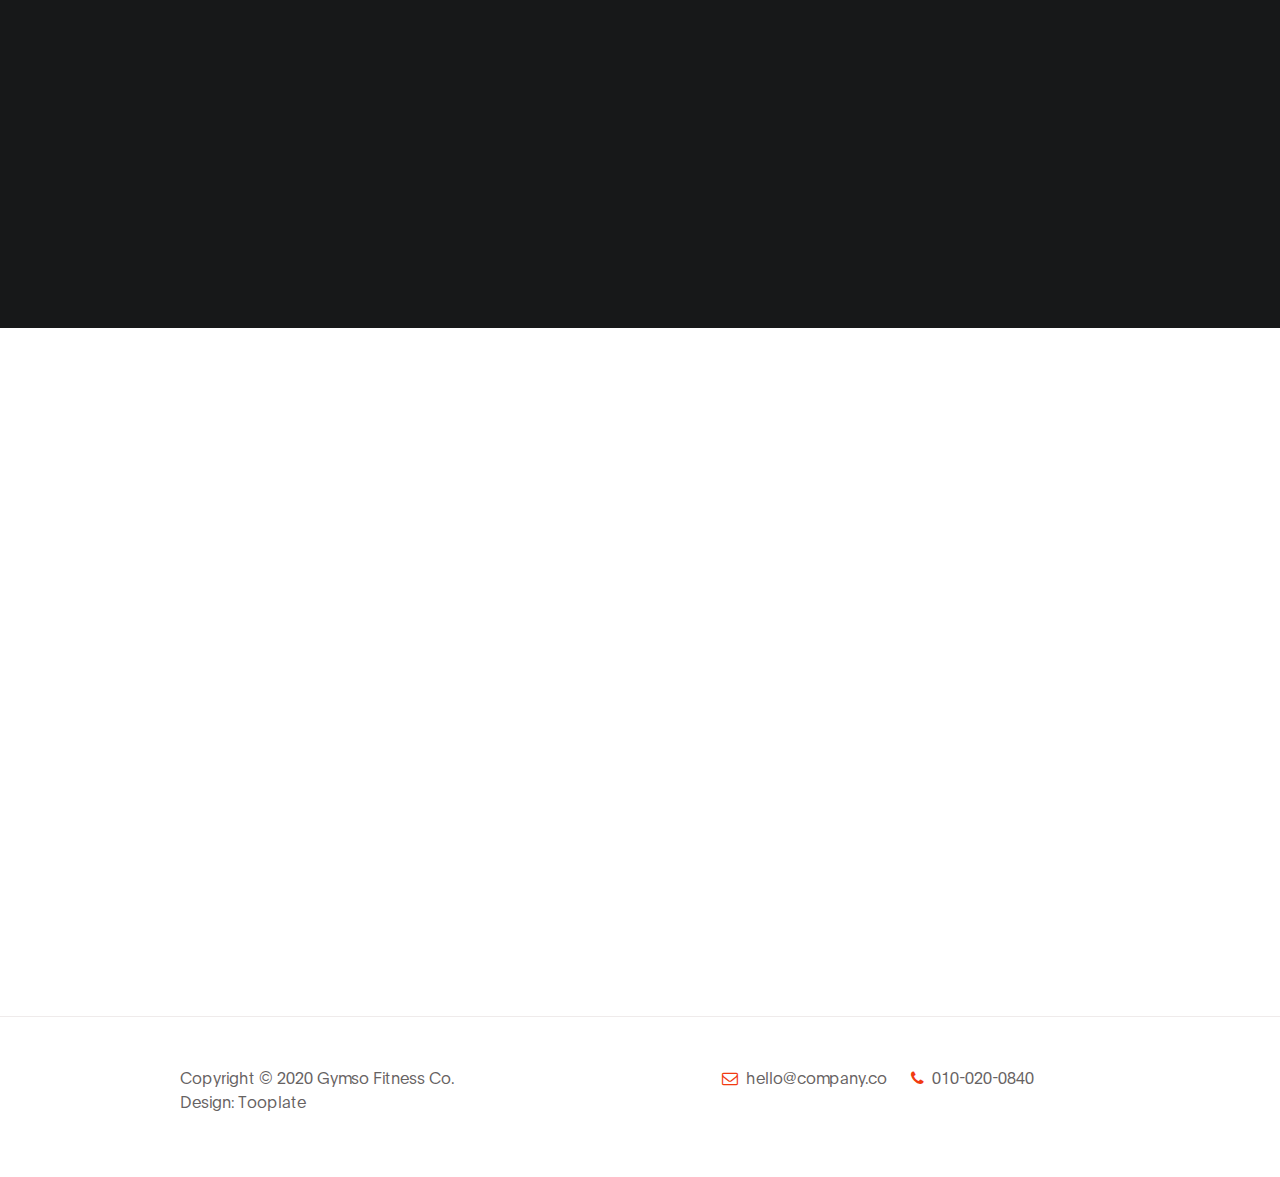
<file: Gymso Fitness/2119_gymso_fitness/index.html>
<!DOCTYPE html>
<html lang="en">
<head>

     <title>Gymso Fitness HTML Template</title>

     <meta charset="UTF-8">
     <meta http-equiv="X-UA-Compatible" content="IE=Edge">
     <meta name="description" content="">
     <meta name="keywords" content="">
     <meta name="author" content="">
     <meta name="viewport" content="width=device-width, initial-scale=1, maximum-scale=1">

     <link rel="stylesheet" href="css/bootstrap.min.css">
     <link rel="stylesheet" href="css/font-awesome.min.css">
     <link rel="stylesheet" href="css/aos.css">

     <!-- MAIN CSS -->
     <link rel="stylesheet" href="css/tooplate-gymso-style.css">
<!--
Tooplate 2119 Gymso Fitness
https://www.tooplate.com/view/2119-gymso-fitness
-->
</head>
<body data-spy="scroll" data-target="#navbarNav" data-offset="50">

    <!-- MENU BAR -->
    <nav class="navbar navbar-expand-lg fixed-top">
        <div class="container">

            <a class="navbar-brand" href="index.html">Gymso Fitness</a>

            <button class="navbar-toggler" type="button" data-toggle="collapse" data-target="#navbarNav" aria-controls="navbarNav" aria-expanded="false"
                aria-label="Toggle navigation">
                <span class="navbar-toggler-icon"></span>
            </button>

            <div class="collapse navbar-collapse" id="navbarNav">
                <ul class="navbar-nav ml-lg-auto">
                    <li class="nav-item">
                        <a href="#home" class="nav-link smoothScroll">Home</a>
                    </li>

                    <li class="nav-item">
                        <a href="#about" class="nav-link smoothScroll">About Us</a>
                    </li>

                    <li class="nav-item">
                        <a href="#class" class="nav-link smoothScroll">Classes</a>
                    </li>

                    <li class="nav-item">
                        <a href="#schedule" class="nav-link smoothScroll">Schedules</a>
                    </li>

                    <li class="nav-item">
                        <a href="#contact" class="nav-link smoothScroll">Contact</a>
                    </li>
                </ul>

                <ul class="social-icon ml-lg-3">
                    <li><a href="https://fb.com/tooplate" class="fa fa-facebook"></a></li>
                    <li><a href="#" class="fa fa-twitter"></a></li>
                    <li><a href="#" class="fa fa-instagram"></a></li>
                </ul>
            </div>

        </div>
    </nav>


     <!-- HERO -->
     <section class="hero d-flex flex-column justify-content-center align-items-center" id="home">

            <div class="bg-overlay"></div>

               <div class="container">
                    <div class="row">

                         <div class="col-lg-8 col-md-10 mx-auto col-12">
                              <div class="hero-text mt-5 text-center">

                                    <h6 data-aos="fade-up" data-aos-delay="300">new way to build a healthy lifestyle!</h6>

                                    <h1 class="text-white" data-aos="fade-up" data-aos-delay="500">Upgrade your body at Gymso Fitness</h1>

                                    <a href="#feature" class="btn custom-btn mt-3" data-aos="fade-up" data-aos-delay="600">Get started</a>

                                    <a href="#about" class="btn custom-btn bordered mt-3" data-aos="fade-up" data-aos-delay="700">learn more</a>
                                   
                              </div>
                         </div>

                    </div>
               </div>
     </section>


     <section class="feature" id="feature">
        <div class="container">
            <div class="row">

                <div class="d-flex flex-column justify-content-center ml-lg-auto mr-lg-5 col-lg-5 col-md-6 col-12">
                    <h2 class="mb-3 text-white" data-aos="fade-up">New to the gymso?</h2>

                    <h6 class="mb-4 text-white" data-aos="fade-up">Your membership is up to 2 months FREE ($62.50 per month)</h6>

                    <p data-aos="fade-up" data-aos-delay="200">Gymso is free HTML template by <a rel="nofollow" href="https://www.tooplate.com" target="_parent">Tooplate</a> for your commercial website. Bootstrap v4.2.1 Layout. Feel free to use it.</p>

                    <a href="#" class="btn custom-btn bg-color mt-3" data-aos="fade-up" data-aos-delay="300" data-toggle="modal" data-target="#membershipForm">Become a member today</a>
                </div>

                <div class="mr-lg-auto mt-3 col-lg-4 col-md-6 col-12">
                     <div class="about-working-hours">
                          <div>

                                <h2 class="mb-4 text-white" data-aos="fade-up" data-aos-delay="500">Working hours</h2>

                               <strong class="d-block" data-aos="fade-up" data-aos-delay="600">Sunday : Closed</strong>

                               <strong class="mt-3 d-block" data-aos="fade-up" data-aos-delay="700">Monday - Friday</strong>

                                <p data-aos="fade-up" data-aos-delay="800">7:00 AM - 10:00 PM</p>

                                <strong class="mt-3 d-block" data-aos="fade-up" data-aos-delay="700">Saturday</strong>

                                <p data-aos="fade-up" data-aos-delay="800">6:00 AM - 4:00 PM</p>
                               </div>
                          </div>
                     </div>
                </div>

            </div>
        </div>
    </section>


     <!-- ABOUT -->
     <section class="about section" id="about">
               <div class="container">
                    <div class="row">

                            <div class="mt-lg-5 mb-lg-0 mb-4 col-lg-5 col-md-10 mx-auto col-12">
                                <h2 class="mb-4" data-aos="fade-up" data-aos-delay="300">Hello, we are Gymso</h2>

                                <p data-aos="fade-up" data-aos-delay="400">You are NOT allowed to redistribute this HTML template downloadable ZIP file on any template collection site. You are allowed to use this template for your personal or business websites.</p>

                                <p data-aos="fade-up" data-aos-delay="500">If you have any question regarding <a rel="nofollow" href="https://www.tooplate.com/view/2119-gymso-fitness" target="_parent">Gymso Fitness HTML template</a>, you can <a rel="nofollow" href="https://www.tooplate.com/contact" target="_parent">contact Tooplate</a> immediately. Thank you.</p>

                            </div>

                            <div class="ml-lg-auto col-lg-3 col-md-6 col-12" data-aos="fade-up" data-aos-delay="700">
                                <div class="team-thumb">
                                    <img src="images/team/team-image.jpg" class="img-fluid" alt="Trainer">

                                    <div class="team-info d-flex flex-column">

                                        <h3>Mary Yan</h3>
                                        <span>Yoga Instructor</span>

                                        <ul class="social-icon mt-3">
                                            <li><a href="#" class="fa fa-twitter"></a></li>
                                            <li><a href="#" class="fa fa-instagram"></a></li>
                                        </ul>
                                    </div>
                                </div>
                            </div>

                            <div class="mr-lg-auto mt-5 mt-lg-0 mt-md-0 col-lg-3 col-md-6 col-12" data-aos="fade-up" data-aos-delay="800">
                                <div class="team-thumb">
                                    <img src="images/team/team-image01.jpg" class="img-fluid" alt="Trainer">

                                    <div class="team-info d-flex flex-column">

                                        <h3>Catherina</h3>
                                        <span>Body trainer</span>

                                        <ul class="social-icon mt-3">
                                            <li><a href="#" class="fa fa-instagram"></a></li>
                                            <li><a href="#" class="fa fa-facebook"></a></li>
                                        </ul>
                                    </div>
                                </div>
                            </div>

                    </div>
               </div>
     </section>


     <!-- CLASS -->
     <section class="class section" id="class">
               <div class="container">
                    <div class="row">

                            <div class="col-lg-12 col-12 text-center mb-5">
                                <h6 data-aos="fade-up">Get A Perfect Body</h6>

                                <h2 data-aos="fade-up" data-aos-delay="200">Our Training Classes</h2>
                             </div>

                            <div class="col-lg-4 col-md-6 col-12" data-aos="fade-up" data-aos-delay="400">
                                <div class="class-thumb">
                                    <img src="images/class/yoga-class.jpg" class="img-fluid" alt="Class">

                                    <div class="class-info">
                                        <h3 class="mb-1">Yoga</h3>

                                        <span><strong>Trained by</strong> - Bella</span>

                                        <span class="class-price">$50</span>

                                        <p class="mt-3">Lorem ipsum dolor sit amet, consectetur adipiscing</p>
                                    </div>
                                </div>
                            </div>

                            <div class="mt-5 mt-lg-0 mt-md-0 col-lg-4 col-md-6 col-12" data-aos="fade-up" data-aos-delay="500">
                                <div class="class-thumb">
                                    <img src="images/class/crossfit-class.jpg" class="img-fluid" alt="Class">

                                    <div class="class-info">
                                        <h3 class="mb-1">Areobic</h3>

                                        <span><strong>Trained by</strong> - Mary</span>

                                        <span class="class-price">$66</span>

                                        <p class="mt-3">Lorem ipsum dolor sit amet, consectetur adipiscing</p>
                                    </div>
                                </div>
                            </div>

                            <div class="mt-5 mt-lg-0 col-lg-4 col-md-6 col-12" data-aos="fade-up" data-aos-delay="600">
                                <div class="class-thumb">
                                    <img src="images/class/cardio-class.jpg" class="img-fluid" alt="Class">

                                    <div class="class-info">
                                        <h3 class="mb-1">Cardio</h3>

                                        <span><strong>Trained by</strong> - Cathe</span>

                                        <span class="class-price">$75</span>

                                        <p class="mt-3">Lorem ipsum dolor sit amet, consectetur adipiscing</p>
                                    </div>
                                </div>
                            </div>

                    </div>
               </div>
     </section>


     <!-- SCHEDULE -->
     <section class="schedule section" id="schedule">
               <div class="container">
                    <div class="row">

                            <div class="col-lg-12 col-12 text-center">
                                <h6 data-aos="fade-up">our weekly GYM schedules</h6>

                                <h2 class="text-white" data-aos="fade-up" data-aos-delay="200">Workout Timetable</h2>
                             </div>

                             <div class="col-lg-12 py-5 col-md-12 col-12">
                                 <table class="table table-bordered table-responsive schedule-table" data-aos="fade-up" data-aos-delay="300">

                                     <thead class="thead-light">
                                         <th><i class="fa fa-calendar"></i></th>
                                         <th>Mon</th>
                                         <th>Tue</th>
                                         <th>Wed</th>
                                         <th>Thu</th>
                                         <th>Fri</th>
                                         <th>Sat</th>
                                     </thead>

                                     <tbody>
                                         <tr>
                                            <td><small>7:00 am</small></td>
                                            <td>
                                                <strong>Cardio</strong>
                                                <span>7:00 am - 9:00 am</span>
                                            </td>
                                            <td>
                                                <strong>Power Fitness</strong>
                                                <span>7:00 am - 9:00 am</span>
                                            </td>
                                            <td></td>
                                            <td></td>
                                            <td>
                                                <strong>Yoga Section</strong>
                                                <span>7:00 am - 9:00 am</span>
                                            </td>
                                         </tr>

                                         <tr>
                                            <td><small>9:00 am</small></td>
                                            <td></td>
                                            <td></td>
                                            <td>
                                                <strong>Boxing</strong>
                                                <span>8:00 am - 9:00 am</span>
                                            </td>
                                            <td>
                                                <strong>Areobic</strong>
                                                <span>8:00 am - 9:00 am</span>
                                            </td>
                                            <td></td>
                                            <td>
                                                <strong>Cardio</strong>
                                                <span>8:00 am - 9:00 am</span>
                                            </td>
                                         </tr>

                                         <tr>
                                            <td><small>11:00 am</small></td>
                                            <td></td>
                                            <td>
                                                <strong>Boxing</strong>
                                                <span>11:00 am - 2:00 pm</span>
                                            </td>
                                            <td>
                                                <strong>Areobic</strong>
                                                <span>11:30 am - 3:30 pm</span>
                                            </td>
                                            <td></td>
                                            <td>
                                                <strong>Body work</strong>
                                                <span>11:50 am - 5:20 pm</span>
                                            </td>
                                         </tr>

                                         <tr>
                                            <td><small>2:00 pm</small></td>
                                            <td>
                                                <strong>Boxing</strong>
                                                <span>2:00 pm - 4:00 pm</span>
                                            </td>
                                            <td>
                                                <strong>Power lifting</strong>
                                                <span>3:00 pm - 6:00 pm</span>
                                            </td>
                                            <td></td>
                                            <td>
                                                <strong>Cardio</strong>
                                                <span>6:00 pm - 9:00 pm</span>
                                            </td>
                                            <td></td>
                                            <td>
                                                <strong>Crossfit</strong>
                                                <span>5:00 pm - 7:00 pm</span>
                                            </td>
                                         </tr>
                                     </tbody>
                                 </table>
                             </div>

                    </div>
               </div>
     </section>


     <!-- CONTACT -->
     <section class="contact section" id="contact">
          <div class="container">
               <div class="row">

                    <div class="ml-auto col-lg-5 col-md-6 col-12">
                        <h2 class="mb-4 pb-2" data-aos="fade-up" data-aos-delay="200">Feel free to ask anything</h2>

                        <form action="#" method="post" class="contact-form webform" data-aos="fade-up" data-aos-delay="400" role="form">
                            <input type="text" class="form-control" name="cf-name" placeholder="Name">

                            <input type="email" class="form-control" name="cf-email" placeholder="Email">

                            <textarea class="form-control" rows="5" name="cf-message" placeholder="Message"></textarea>

                            <button type="submit" class="form-control" id="submit-button" name="submit">Send Message</button>
                        </form>
                    </div>

                    <div class="mx-auto mt-4 mt-lg-0 mt-md-0 col-lg-5 col-md-6 col-12">
                        <h2 class="mb-4" data-aos="fade-up" data-aos-delay="600">Where you can <span>find us</span></h2>

                        <p data-aos="fade-up" data-aos-delay="800"><i class="fa fa-map-marker mr-1"></i> 120-240 Rio de Janeiro - State of Rio de Janeiro, Brazil</p>
<!-- How to change your own map point
	1. Go to Google Maps
	2. Click on your location point
	3. Click "Share" and choose "Embed map" tab
	4. Copy only URL and paste it within the src="" field below
-->
                        <div class="google-map" data-aos="fade-up" data-aos-delay="900">
                           <iframe src="https://maps.google.com/maps?q=Av.+Lúcio+Costa,+Rio+de+Janeiro+-+RJ,+Brazil&t=&z=13&ie=UTF8&iwloc=&output=embed" width="1920" height="250" frameborder="0" style="border:0;" allowfullscreen=""></iframe>
                        </div>
                    </div>
                    
               </div>
          </div>
     </section>


     <!-- FOOTER -->
     <footer class="site-footer">
          <div class="container">
               <div class="row">

                    <div class="ml-auto col-lg-4 col-md-5">
                        <p class="copyright-text">Copyright &copy; 2020 Gymso Fitness Co.
                        
                        <br>Design: <a href="https://www.tooplate.com">Tooplate</a></p>
                    </div>

                    <div class="d-flex justify-content-center mx-auto col-lg-5 col-md-7 col-12">
                        <p class="mr-4">
                            <i class="fa fa-envelope-o mr-1"></i>
                            <a href="#">hello@company.co</a>
                        </p>

                        <p><i class="fa fa-phone mr-1"></i> 010-020-0840</p>
                    </div>
                    
               </div>
          </div>
     </footer>

    <!-- Modal -->
    <div class="modal fade" id="membershipForm" tabindex="-1" role="dialog" aria-labelledby="membershipFormLabel" aria-hidden="true">
      <div class="modal-dialog" role="document">

        <div class="modal-content">
          <div class="modal-header">

            <h2 class="modal-title" id="membershipFormLabel">Membership Form</h2>

            <button type="button" class="close" data-dismiss="modal" aria-label="Close">
              <span aria-hidden="true">&times;</span>
            </button>
          </div>

          <div class="modal-body">
            <form class="membership-form webform" role="form">
                <input type="text" class="form-control" name="cf-name" placeholder="John Doe">

                <input type="email" class="form-control" name="cf-email" placeholder="Johndoe@gmail.com">

                <input type="tel" class="form-control" name="cf-phone" placeholder="123-456-7890" pattern="[0-9]{3}-[0-9]{3}-[0-9]{4}" required>

                <textarea class="form-control" rows="3" name="cf-message" placeholder="Additional Message"></textarea>

                <button type="submit" class="form-control" id="submit-button" name="submit">Submit Button</button>

                <div class="custom-control custom-checkbox">
                    <input type="checkbox" class="custom-control-input" id="signup-agree">
                    <label class="custom-control-label text-small text-muted" for="signup-agree">I agree to the <a href="#">Terms &amp;Conditions</a>
                    </label>
                </div>
            </form>
          </div>

          <div class="modal-footer"></div>

        </div>
      </div>
    </div>

     <!-- SCRIPTS -->
     <script src="js/jquery.min.js"></script>
     <script src="js/bootstrap.min.js"></script>
     <script src="js/aos.js"></script>
     <script src="js/smoothscroll.js"></script>
     <script src="js/custom.js"></script>

</body>
</html>
</file>
<file: Namari/css/namari-color.css>
/* Namari Landing Page Dynamic Style Index

1. Website Default Styling
2. Navigation
3. Primary and Secondary Colors
4. Banner
5. Typography
6. Buttons
7. Footer


/*------------------------------------------------------------------------------------------*/
/* 1. Website Default Styling */
/*------------------------------------------------------------------------------------------*/


body {
    background:#fff;
}


/* Default Link Color */

a, .la-ball-triangle-path {
    color:#d2b356;
}

a:hover, #header.nav-solid nav a:hover {
    color:#d2b356;
}

/* Default Icon Color */

.icon i {
    color:#d2b356;
}

/* Border Color */

#banner .section-heading:before, .testimonial.classic footer:before {
    background: #d2b356;
}

.pricing-block-content:hover {
    border-color:#d2b356;
}


/*------------------------------------------------------------------------------------------*/
/* 2. Navigation */
/*------------------------------------------------------------------------------------------*/


/* Transparent Navigation Color on a Banner */

#header nav a, #header i {
    color:#111;
}


/* Navigation Colors when the Navigation is sticky and solid */ 

#header.nav-solid, #header.nav-solid a, #header.nav-solid i, #nav-mobile ul li a {
    color:#333;
}


/* Navigation Active State */

#header.nav-solid .active {
    color: #d2b356;
    border-color: #d2b356;
}    



/*------------------------------------------------------------------------------------------*/
/* 3. Primary and Secondary Colors */
/*------------------------------------------------------------------------------------------*/


/* Primary Background and Text Colors */

.primary-color, .featured .pricing {
    background-color:#d2b356;
}

.primary-color, .primary-color .section-title, .primary-color .section-subtitle, .featured .pricing, .featured .pricing p {
    color:#fff;    
}

.section-heading h2:after {
    background:#d2b356;
    content:"";
    display:block;
    width:30px;
    height:5px;
    margin-top:30px;
}

.text-center .section-heading h2:after {
    margin:30px auto 25px auto;
}

/* Primary Icon Colors */

.primary-color .icon i, .primary-color i {
    color:#fff;
}


/* Secondary Background and Text Colors */

.secondary-color {
    background-color:#f5f5f5;
}


/*------------------------------------------------------------------------------------------*/
/* 4. Banner */
/*------------------------------------------------------------------------------------------*/


/* Banner Background and Text Colors */

#banner {
    background: url("../images/banner-images/banner-image-1.jpg") no-repeat center top;
    background-size:cover;
}


/*------------------------------------------------------------------------------------------*/
/* 5. Typography */
/*------------------------------------------------------------------------------------------*/


body {
    font-family: 'Open Sans', sans-serif, Arial, Helvetica;
    font-size:15px;
    font-weight:normal;
    color:#111;
}

/* Logo, if you are using Fonts as Logo and not image

#logo h1 {
    font-family:;
    font-size:; 
    font-weight:;
    color:;
}

#logo h2 {
    font-family:;
    font-size:; 
    font-weight:;
    color:;
}

*/


/* Banner Typography */

#banner h1 {
    font-family: 'Open Sans', sans-serif, Arial, Helvetica;
    font-size:62px;
    line-height:60px;
    font-weight:800;
    color:#111;
}

#banner h2 {
    font-family: 'Open Sans', sans-serif, Arial, Helvetica;
    font-size:18px;
    font-weight:300;
    color:#111;
}


/* Section Title and Subtitle */

.section-title {
    font-family: 'Open Sans', sans-serif, Arial, Helvetica;
    font-size: 34px; 
    font-weight:700;
    color:#111;
}

.section-subtitle {
    font-family: 'Open Sans', sans-serif, Arial, Helvetica;
    font-size: 16px;
    font-weight:300;
    color:#9c9c9c;
}

/* Testimonial */

.testimonial q {
    font-family: 'Open Sans', sans-serif, Arial, Helvetica;
    font-size: 17px; 
    font-weight:300;
}

.testimonial.classic q, .testimonial.classic footer {
    color:#111;
}


/* Standard Headings h1-h6 */

h1 {
    font-family: 'Open Sans', sans-serif, Arial, Helvetica;
    font-size: 40px; 
    font-weight:300;
    color:#111;
}

h2 {
    font-family: 'Open Sans', sans-serif, Arial, Helvetica;
    font-size: 34px; 
    font-weight:300;
    color:#111;
}

h3 {
    font-family: 'Open Sans', sans-serif, Arial, Helvetica;
    font-size: 30px; 
    font-weight:700;
    color:#111;
}

h4 {
    font-family: 'Open Sans', sans-serif, Arial, Helvetica;
    font-size: 18px; 
    font-weight:400;
    color:#111;
}

h5 {
    font-family: 'Open Sans', sans-serif, Arial, Helvetica;
    font-size: 16px; 
    font-weight:400;
    color:#111;
}

h6 {
    font-family: 'Open Sans', sans-serif, Arial, Helvetica;
    font-size: 14px; 
    font-weight:400;
    color:#111;
}


/*------------------------------------------------------------------------------------------*/
/* 6. Buttons */
/*------------------------------------------------------------------------------------------*/

/* ----------Default Buttons---------- */


/* Button Text */

.button, input[type="submit"]  {
    font-family: 'Open Sans', sans-serif, Arial, Helvetica;
    font-size:14px;
    font-weight:bold;
    color:#111;
}


/* Button Color */

.button, input[type="submit"] {
    border-color:#111;
}


/* Button Hover Color */

.button:hover,  input[type="submit"]:hover {
    border-color:#d2b356;
    color:#d2b356;
}


/* ----------Banner Buttons---------- */


/* Button Text */

#banner .button {
    font-family: 'Open Sans', sans-serif, Arial, Helvetica;
    font-size:16px;
    color:#111;
}


/* Button Color */

#banner .button {
    border-color:#111;
}


/* Button Hover Color */

#banner .button:hover {
    color:#d2b356;
    border-color:#d2b356;
}


/*------------------------------------------------------------------------------------------*/
/* 7. Footer */
/*------------------------------------------------------------------------------------------*/

#landing-footer, #landing-footer p, #landing-footer a {
    font-family: 'Open Sans', sans-serif, Arial, Helvetica;
    font-size:12px;
    font-weight:normal;
    color:#999;
}

/* Footer Icon Color */

#landing-footer i {
    color:#999;
}
</file>
<file: test_app/style.css>
* {
    margin: 0;
    padding: 0;
    box-sizing: border-box;
    border-radius: 8px;
}

body {
    background-color: rgba(7, 4, 4, 0.89);
}

.head {
    width: auto;
    font-size: 30px;
    /* border: 1px solid; */
    padding: 10px;
    font-weight: bold;
    background-color: #c9bc12c5;
    color: white;
}

.container {
    text-align: center;
    padding: 4px;
    margin-top: 50px;
    margin-left: auto;
    margin-right: auto;
    /* background-color: #170566; */
    width: 410px;
    height: 523px;
    /* box-shadow: 0px 3px 15px #d8ff003d; */
}

.qchart {
    background-color: #efdede;
    width: 400px;
    height: 140px;
    margin-top: 5px;
    margin-bottom: 10px;
    padding-top: 15px;
    font-size: 28px;
}

.ans {
    width: 400px;
    height: 50px;
    background-color: #f3f0eab8;
    margin-bottom: 7px;
    font-size: 25px;
    padding-top: 5px;
}

#ans1:hover {
    background-color: white;
}  
#ans2:hover {
    background-color: white;
} 
#ans3:hover {
    background-color: white;
} 
#ans4:hover {
    background-color: white;
}

.result {
    margin-top: 10px;
    width: 400px;
    height: 70px;
    font-size: 30px;
}

.true , .false {
    padding-top: 13px;
    height: 70px;
    width: 193px;
    display: inline-block;
    background-color: #c9bc12c5;
}
</file>
<file: Word_flashcard/style.css>
/* Developed By Engineer Elhamuddin Taheri
B.Sc in Software Engineering (Kabul University) */

* {
    box-sizing: border-box;
    margin: 0;
    padding: 0;
}

body {
    background-color: lightblue;
}

.container {
    /* border: 1px solid black; */
    width: 600px;
    margin-left: auto;
    margin-right: auto;
    margin-top: 60px;
}

.control {
    border-top-left-radius: 30px;
    border-top-right-radius: 30px;
    padding-top: 20px;
    text-align: center;
    height: 130px;
    background-color: #ff8800;
}

h1 {
    text-align: center;
    margin-bottom: 15px;
}

input, button {
    width: 180px;
    height: 30px;
    pointer: cursor;
}

input {
    outline: none;
}

button {

}

table{
    width: 100%;
}

td {
    border: 1px dotted gray;
    width: 50%;
    height: 30px;
    font-size: 22px;
    padding-top: 4px;
    padding-bottom: 4px;
    padding-left: 20px;
    background-color: #e77a48;
}

span {
    float: right;
    font-weight: bold;
    margin-right: 12px;
}
</file>
<file: Agency Perfect/html-freebie-agency-perfect-master/assets/css/style.css>
/*
 * Theme Name: 
 * Theme URI: 
 * Author: Milan Savov, Nikola Kostov
 * Author URI/Mail: milan.savov@gmail.com, nikolakostov1991@gmail.com
 * Version: 1.0
 * */

 /* TABLE OF CONTENT 
*
* - CUSTOM RESETS
    - Buttons
    - Forms
* - LAYOUT
* - HEADER 
    - Site Logo
    - Navigation
* - HERO (BANNER)
* - HOMEPAGE SECTIONS
    - Features 
    - Services
    - Map Feature 
    - Portfolio
    - Newsletter 
* - FOOTER
* - PAGES
    - PORTFOLIO
    - PORTFOLIO ITEM
    - BLOG
    - BLOG POST
    - CONTACT
*
*/


/* CUSTOM RESETS
================================================== */
a {
    transition: all 0.25s ease-in-out;
    -moz-transition: all 0.25s ease-in-out;
    -webkit-transition: all 0.25s ease-in-out;
    -o-transition: all 0.25s ease-in-out;
    -ms-transition: all 0.25s ease-in-out;
    cursor: pointer;
    color: #9fa3a7;
}

a:focus,
a:hover {
    color: #6fc754;
    outline: 0 none;
    text-decoration: none;
}

p {
    margin-bottom: 0;
    font-size: 14px;
    font-weight: 300;
    color: #9fa3a7;
    line-height: 22px;
}

h1 {
    font-size: 62px;
}

h2 {
    font-size: 42px;
}

h1,h2,h3,h4,h5 {
    color: #26292c;
}

p + p {
    margin-top: 40px;
}

/* Buttons */
.btn {
    line-height: 50px;
    min-width: 200px;
    font-size: 16px;
    font-weight: 300;
    border: 0;
    border-radius: 50px;
    color: #26272d;
    background-color: #fff;
    padding: 0;
    transition: color 0.25s ease-in-out, background-color 0.25s ease-in-out;
    -moz-transition: color 0.25s ease-in-out, background-color 0.25s ease-in-out;
    -webkit-transition: color 0.25s ease-in-out, background-color 0.25s ease-in-out;
    -o-transition: color 0.25s ease-in-out, background-color 0.25s ease-in-out;
    -ms-transition: color 0.25s ease-in-out, background-color 0.25s ease-in-out;
}

.btn-border {
    border: 1px solid #26272d;
}

.btn-fill {
    background-color: #267df4;
    color: #fff;
}

.btn-gray {
    background-color: #f5f5f8;
    color: #26272d;
}

.btn-green {
    background-color: #6fc754;
    color: #fff;  
}

.btn:hover,
button.btn:hover,
.btn:focus,
button.btn:focus {
    background-color: #26272d;
    color: #fff;
}

.btn-gray:hover,
.btn-gray:focus {
    background-color: #6fc754;
    color: #fff;    
}

/* 
 * Forms 
 */
/* Input fields */
.form-group {
    position: relative;
    margin: 0 auto;
    width: 100%;
}

.form-control {
    border-radius: 25px;
    height: 50px;
    padding: 15px 20px;
    border-color: #f5f5f8;
}

.form-control + .form-control {
    margin-top: 10px;
}

.form-control:focus {
    background-color: #f5f5f8;
    border-color: #f5f5f8;
    box-shadow: none;
    outline: none;
}

.form-group .btn {
    position: absolute;
    top: 5px;
    right: 5px;
    line-height: 40px;
    min-width: 60px;
    font-size: 16px;
    border-radius: 25px;
}

.form-control-comment {
    height: 100px;
    resize: none;
}

.search-form .form-group .form-control {
    padding-right: 80px;
}

/* ELEMENTS
================================================== */
/* Checkbox fields */
input[type=checkbox],
input[type=radio] {
    position: absolute;
    visibility: hidden;
    height: auto;
    margin-top: 0;
}

.checkbox {
    margin: 0;
} 

.checkbox + .checkbox,
.radio-btn + .radio-btn {
    margin-top: 15px;
}

.checkbox [type="checkbox"]:not(:checked) + label,
.checkbox [type="checkbox"]:checked + label {
    position: relative;
    padding-left: 30px;
    cursor: pointer;
}

.checkbox [type="checkbox"]:not(:checked) + label:before,
.checkbox [type="checkbox"]:checked + label:before {
    content: '';
    position: absolute;
    left:0; 
    width: 20px; 
    height: 20px;
    background-color: #fff;
    border: 1px solid #f5f5f8;
    border-radius: 3px;
    box-shadow: none;
    transition: border-color .2s;
    -webkit-transition: border-color .2s;
    -ms-transition: border-color .2s;
    -o-transition: border-color .2s;
    -ms-transition: border-color .2s;
}

.checkbox [type="checkbox"]:not(:checked) + label:after,
.checkbox [type="checkbox"]:checked + label:after {
    content: '\f00c';
    font-family: 'FontAwesome';
    position: absolute;
    top: 50%;
    left: 0;
    text-align: center;
    font-size: 15px;
    height: 20px;
    width: 20px;
    border-radius: 3px;
    color: #fff;
    background-color: #6fc754;
    transform: translateY(-50%);
    -webkit-transform: translateY(-50%);
    -ms-transform: translateY(-50%);
    -o-transform: translateY(-50%);
    -ms-transform: translateY(-50%);
      transition: opacity .2s;
    -webkit-transition: opacity .2s;
    -ms-transition: opacity .2s;
    -o-transition: opacity .2s;
    -ms-transition: opacity .2s;
}

.checkbox [type="checkbox"]:not(:checked) + label:after {
    opacity: 0;
}

.checkbox [type="checkbox"]:checked + label:after {
    opacity: 1;
}

.checkbox [type="checkbox"]:disabled:not(:checked) + label:before,
.checkbox [type="checkbox"]:disabled:checked + label:before {
    box-shadow: none;
    border-color: #bbb;
    background-color: #ddd;
}

.checkbox [type="checkbox"]:disabled:checked + label:after {
    color: #999;
}
.checkbox [type="checkbox"]:disabled + label {
    color: #aaa;
}

.checkbox [type="checkbox"]:checked:focus + label:before,
.checkbox [type="checkbox"]:not(:checked):focus + label:before {
    border: 1px dotted #6fc754;
}

.checkbox [type="checkbox"]:not(:checked) + label:hover:before,
.checkbox [type="checkbox"]:checked + label:hover:before {
    border: 1px solid #6fc754;
}

/* Radiobutton fields */
.radio-btn label {
    font-weight: 400;
}

.radio-btn [type="radio"]:not(:checked) + label,
.radio-btn [type="radio"]:checked + label {
    position: relative;
    padding-left: 30px;
    cursor: pointer;
    margin-bottom: 0;
}

.radio-btn [type="radio"]:not(:checked) + label:before,
.radio-btn [type="radio"]:checked + label:before {
    content: '';
    position: absolute;
    left:0; 
    top: 50%;
    width: 20px;
    height: 20px;
    background-color: #fff;
    border: 1px solid #f5f5f8;
    border-radius: 50px;
    box-shadow: none;
    transform: translateY(-50%);
    -webkit-transform: translateY(-50%);
    -ms-transform: translateY(-50%);
    -o-transform: translateY(-50%);
    -ms-transform: translateY(-50%);
    transition: border-color .2s;
    -webkit-transition: border-color .2s;
    -ms-transition: border-color .2s;
    -o-transition: border-color .2s;
    -ms-transition: border-color .2s;
}

.radio-btn [type="radio"]:not(:checked) + label:after,
.radio-btn [type="radio"]:checked + label:after {
    content: '';
    position: absolute;
    width: 12px;
    height: 12px;
    top: 50%;
    left: 4px;
    background-color: #6fc754;
    border-radius: 50px;
    transform: translateY(-50%);
    -webkit-transform: translateY(-50%);
    -ms-transform: translateY(-50%);
    -o-transform: translateY(-50%);
    -ms-transform: translateY(-50%);
    transition: opacity .2s;
    -webkit-transition: opacity .2s;
    -ms-transition: opacity .2s;
    -o-transition: opacity .2s;
    -ms-transition: opacity .2s;
}

.radio-btn [type="radio"]:not(:checked) + label:after {
    opacity: 0;
}
.radio-btn [type="radio"]:checked + label:after {
    opacity: 1;
}

.radio-btn [type="radio"]:disabled:not(:checked) + label:before,
.radio-btn [type="radio"]:disabled:checked + label:before {
    box-shadow: none;
    border-color: #bbb;
    background-color: #ddd;
}

.radio-btn [type="radio"]:disabled:checked + label:after {
    color: #999;
}

.radio-btn [type="radio"]:disabled + label {
    color: #aaa;
}

.radio-btn [type="radio"]:checked:focus + label:before,
.radio-btn [type="radio"]:not(:checked):focus + label:before {
    border: 1px dotted #6fc754;
}

.radio-btn [type="radio"]:checked + label:hover:before,
.radio-btn [type="radio"]:not(:checked) + label:hover:before {
    border: 1px solid #6fc754;
}

/* Selectpicker */
select {
    position: absolute !important;
    bottom: 0;
    left: 50%;
    display: block !important;
    width: .5px !important;
    height: 100% !important;
    padding: 0 !important;
    opacity: 0 !important;
    border: none;
}

.bootstrap-select .btn {
    border: 1px solid #26272d;
    border-radius: 10px;
}

.bootstrap-select span.pull-left {
    padding-left: 10px;
}

.bootstrap-select.btn-group .dropdown-menu.inner {
    position: static; *
    float: none;
    border: 0;
    padding: 0;
    margin: 0;
    border-radius: 0;
    -webkit-box-shadow: none;
    box-shadow: none;
}

.bootstrap-select.open .dropdown-menu {
    display: block;
    border: 1px solid #26272d; 
    border-radius: 10px;
}

.bootstrap-select.btn-group .dropdown-menu {
    padding: 5px 0;
    min-width: 100%;
    overflow: hidden;
    -webkit-box-sizing: border-box;
    -moz-box-sizing: border-box;
    box-sizing: border-box;
    z-index: 9999;
}

.bootstrap-select .dropdown-menu {
    display: none;
    visibility: visible;
    opacity: 1;
    padding: 0;
}

.bootstrap-select .bs-caret {
    float: right;
    padding-right: 10px;
}

.bootstrap-select .bs-caret .caret {
    border-top: 6px dashed;
    border-top: 6px solid\9;
    border-right: 6px solid transparent;
    border-left: 6px solid transparent;   
}

.bootstrap-select .selected {
    color: #6fc754;
}

.bootstrap-select .check-mark {
    display: none;
}

/*  Tabs  */
.tab-style {
    border-bottom: none;
}

.tab-style + .tab-content {
    padding: 15px;
    border: 1px solid #26272d;
    border-bottom-left-radius: 10px;
    border-bottom-right-radius: 10px;
    border-top-right-radius: 10px;
}

.nav-tabs.tab-style > li.active > a,
.nav-tabs.tab-style > li > a:hover {
    border: 1px solid #6fc754;
    background-color: #6fc754;
    color: #fff;
}

.nav-tabs.tab-style > li > a {
    position: relative;
    color: #26272d;
    margin-right: 0;
    border: 1px solid #26272d;
    border-top-left-radius: 10px;
    border-top-right-radius: 10px;
}

.nav-tabs.tab-style > li + li {
    margin-left: 10px;
}

/* Accordion */
.accordion.panel-group {
    margin-bottom: 0;
}

.accordion.panel-group .panel + .panel {
    margin-top: 0;
}

.accordion .panel {
    border: 0;
    box-shadow: none;
    border: 1px solid #26272d;
    border-bottom: 0;
    border-radius: 0;
}

.accordion .panel:first-child,
.accordion .panel:first-child .panel-heading a {
    border-top-right-radius:10px;
    border-top-left-radius:10px;
}

.accordion .panel:last-child {
    border-bottom-right-radius:10px;
    border-bottom-left-radius:10px;
    border-bottom: 1px solid #26272d;
}

.accordion .panel:last-child .panel-heading a.collapsed {
    border-bottom-right-radius:10px;
    border-bottom-left-radius:10px;
}

.accordion .collapsed {
    height: auto;
}

.accordion .panel-heading {
    background-color: transparent;
    padding: 0;
}

.accordion .panel-heading a {
    display: inline-block;
    position: relative;
    width: 100%;
    padding: 10px 40px 10px 15px;
}

.accordion .panel-heading a.collapsed {
    background-color: transparent;
    color: #26272d;
}

.accordion .panel-heading a.collapsed:hover,
.accordion.accordion-gray .panel-heading a.collapsed:hover,
.accordion .panel-heading a {
    background-color: #6fc754;   
    color: #fff; 
}

.accordion .panel-heading a.collapsed::after {
    content: "\f107";
}

.accordion .panel-heading a::after {
    font-family: "FontAwesome";
    content: "\f106";
    position: absolute;
    top: 50%;
    right: 15px;
    transform: translateY(-50%);
    -moz-transform: translateY(-50%);
    -o-transform: translateY(-50%);
    -ms-transform: translateY(-50%);
    -webkit-transform: translateY(-50%);
}

.panel-group .panel-heading+.panel-collapse>.list-group, 
.panel-group .panel-heading+.panel-collapse>.panel-body {
    border: none;
}

/* Pagination */
.pagination {
  margin: 0;
  vertical-align: middle;
}

.pagination > li > a {
  border: none;
  color: #292a2c;
  background-color: #f5f5f8;
  padding: 10px 15px;
  border-radius: 10px;
  font-size: 12px;
}

.pagination > li + li > a {
  margin-left: 5px;
}

.pagination > li.active > a,
.pagination > li > a:hover,
.pagination > li.active > a:hover {
  background-color: #6fc754;
  color: #fff;
}

.pagination > li:first-child > a {
  border-top-left-radius: 10px;
  border-bottom-left-radius: 10px;
}

.pagination > li:last-child > a {
  border-top-right-radius: 10px;
  border-bottom-right-radius: 10px;
}

.pagination > li.more > a {
  margin-left: 0;
  padding: 10px 5px;
  pointer-events: none;
  background-color: transparent;
}

.pagination > li.more + li > a {
  margin-left: 0;
}

/* LAYOUT
================================================== */
html, body {
    width: 100%;
    height: 100%;
    margin: 0;
    padding: 0;
    font-family: 'Montserrat', sans-serif;
    color: #26272d;
}

.img-res {
    display: block;
    width: 100vw;
    height: 100vh;
    max-width: 100%;
    max-height: 100%;
    object-fit: cover;
}

/* Background colors */
.gray-bg {
  background-color: #f5f5f8;
}

/* Margin and padding resets */
.mb-10 {margin-bottom: 10px;}
.mt-20 {margin-top: 20px;}
.mt-50 {margin-top: 50px;}

/* HEADER
================================================== */
.site-header {
    position: absolute;
    padding: 50px 0 0;
    background-color: transparent;
    width: 100%;
    z-index: 3;
}

/* Site-logo */
.site-title {
    font-size: 18px;
    line-height: 26px;
    color: #26272d;
}

.site-title:hover {
    color: #26272d;   
}

.site-title span {
    font-weight: 700;
}

.site-title a:hover {
    color: #fff;
}

/* Navigation */
.navbar-collapse {
    text-align: center;
}

.navbar-nav {
    float: none;
    display: inline-block;
}

.navbar-nav > li > a, 
.slicknav_nav > li > a {
    padding: 0;
    font-size: 16px;
    position: relative;
    color: #26272d;
    line-height: 26px;
}

.site-header-white .navbar-nav > li > a,
.site-header-white .site-title {
    color: #fff;
}

.navbar-nav > li > a i {
    margin-left: 5px;
}

.navbar-nav > li + li {
    margin-left: 30px;
}

.nav .open > a, 
.nav .open > a:focus, 
.nav .open > a:hover,
.navbar-nav > li > a:hover,
.navbar-nav > li > a:focus,
.navbar-nav > li.active > a,
.navbar-collapse li a:hover,
.dropdown.open > a, 
.site-header-white .dropdown.open > a,
.dropdown-menu a:hover, 
.dropdown:hover > a, 
.dropdown-menu>li>a:focus,
.dropdown-menu li a:hover,
.slicknav_nav > li.active a,
.slicknav_open .slicknav_arrow,
.slicknav_nav > li a:hover {
    background-color: transparent;
    color: #6fc754;
}

.navbar-toggle {
    border-color: #fff;
    margin: 0 15px 0 0;
    position: relative;
    top: -1px;
}

.navbar-toggle:hover,
.navbar-toggle[aria-expanded=true] {
    background-color: #fff;
    border-color: #000;
    cursor: pointer;
}

.navbar-toggle:hover .icon-bar,
.navbar-toggle[aria-expanded=true] .icon-bar {
    background-color: #000;
}

.navbar-toggle  .icon-bar {
    background-color: #fff;
}

.navbar-nav .dropdown-menu {
    display: block;
    opacity: 0;
    visibility: hidden;
    border-radius: 0;
    min-width: 130px;
    border: 0;
    border-top: 5px solid #6fc754;
    top: 140%;
    transition: all 0.4s;
    -moz-transition: all 0.4s;
    -webkit-transition: all 0.4s;
    -o-transition: all 0.4s;
    -ms-transition: all 0.4s;
}

.navbar-nav li a:hover + .dropdown-menu,
.navbar-nav .dropdown-menu:hover {
    opacity: 1;
    visibility: visible;
    top: 100%;
    transition-delay: 0s;
}

.dropdown-menu li a {
    padding: 5px 15px;
    position: relative;
    left: 0;
}

.dropdown-menu li a:hover {
    left: 15px;
}

/* HERO
================================================== */
.hero { 
    background: url(../img/hero.jpg) no-repeat center / cover; 
    height: 100%;
    width: 100%;
    display: table;
    position: relative;
}

.overlay:before {
  content: '';
  background-color: rgba(255,255,255,0.5);
  height: 100%;
  width: 100%;
  position: absolute;
  top: 0;
  left: 0;
  z-index: 0;
}

.hero-content {
    display: table-cell;
    vertical-align: middle;
    padding-top: 75px;
}

.hero-text {
    max-width: 890px;
    width: 100%;
    margin: 0 auto;
    padding: 0 15px;
    text-align: center;
}

.hero-text h1 {
    position: relative;
    margin: 0;
}

.hero-text p {
    position: relative;
    margin: 45px 0 30px;
    font-size: 20px;
    color: #26272d;
}

.hero-text .btn {
    position: relative;
    background-color: transparent;
}

.hero-text .btn:hover {
    background-color: #26272d;
    color: #fff;
}

.hero .breadcrumb {
    padding-top: 60px;
    margin-bottom: 0;
}

.hero .breadcrumb:before {
    content: '';
    display: block;
    position: absolute;
    left: 50%;
    bottom: 45px;
    height: 12px;
    width: 80px;
    border-top: 5px solid #fff;
    border-bottom: 3px solid #fff;
    transform: translateX(-50%);
    -moz-transform: translateX(-50%);
    -webkit-transform: translateX(-50%);
    -o-transform: translateX(-50%);
    -ms-transform: translateX(-50%);
}

.subpage-hero {
    height: 400px;
}

.subpage-hero.overlay:before {
    background-color: rgba(38,39,45,0.5);
}

.subpage-hero .hero-content,
.subpage-hero .hero-content h1,
.subpage-hero a  {
    color: #fff;
}

.subpage-hero a:hover {
    color: #6fc754;
}

.portfolio-hero {
    background: url(../img/portfolio-hero.jpg) no-repeat center / cover;     
}

.blog-hero {
    background: url(../img/blog-hero.jpg) no-repeat center / cover;     
}

.contact-hero {
    background: url(../img/contact-hero.jpg) no-repeat center / cover;     
}

/* SITEMAIN
================================================== */
/* site-section */
.site-section {
   padding: 100px 0 140px;
}

.subheading-text {
    font-size: 20px;
    font-style: italic;
}

.heading-separator {
    position: relative;
    margin: 0;
    padding-bottom: 70px;
}

.heading-separator:after {
    content: "";
    position: absolute;
    bottom: 25px;
    left: 0;
    right: 0;
    height: 2px;
    width: 50px;
    margin: 0 auto;
    background-color: #267df4;
}

/* Section: Features */
.section-features h2 {
    padding-bottom: 40px;
    font-size: 30px;
}

.section-features img {
    position: absolute;
    right: 15px;
    height: 380px;
}

/* Section: Services */
.section-services .subheading-text {
    margin-bottom: 90px;
}

.section-services .col-md-3:nth-child(n+5) .service {
    margin-top: 60px;
}

.service {
    min-height: 250px;
}

.service-title {
    margin: 35px 0 25px;
    font-size: 13px;
    text-transform: uppercase;
}

.service-info {
    font-size: 13px; 
}

/* Section: Map Feature */
.section-map-feature {
    padding-top: 250px;
    background: #071021 url(../img/map.png) no-repeat top center / cover; 
}

.section-map-feature h2 {
    padding-bottom: 30px;
    margin: 0;
}

.section-map-feature h2,
.section-map-feature p {
    color: #fff;
}

.section-map-feature .btn {
    margin: 80px 0 215px;
}

.counter {
    margin-bottom: 30px;
    font-size: 40px;
    font-weight: 300;
    line-height: 1;
}

.counter-item h3 {
    margin: 0;
    font-size: 16px;
    color: #0960d7;
}

/* Section: Portfolio */
.portfolio-item {
    margin-top: 30px;
}

.portfolio-item {
    height: 270px;
    position: relative;
}

.portfolio-item:before {
    content: "";
    position: absolute;
    left: 0;
    top: 0;
    right: 100%;
    bottom: 0;
    background-color: #f5f5f8;
    transition: right 0.25s ease-in-out;
    -moz-transition: right 0.25s ease-in-out;
    -webkit-transition: right 0.25s ease-in-out;
    -o-transition: right 0.25s ease-in-out;
    -ms-transition: right 0.25s ease-in-out;
}

.portfolio-item:hover:before {
    right: 25%;
}

.portfolio-item-title,
.portfolio-item a {
    position: absolute;
    left: 0px;
    margin: 0;
    font-size: 16px;
    opacity: 0;
}

.portfolio-item-title {
    width: 150px; 
    top: 15px;  
    transition: left 0.25s ease-in-out, opacity 0.25s ease-in-out;
    -moz-transition: left 0.25s ease-in-out, opacity 0.25s ease-in-out;
    -webkit-transition: left 0.25s ease-in-out, opacity 0.25s ease-in-out;
    -o-transition: left 0.25s ease-in-out, opacity 0.25s ease-in-out;
    -ms-transition: left 0.25s ease-in-out, opacity 0.25s ease-in-out;
}

.portfolio-item:hover .portfolio-item-title {
    left: 15px;
    opacity: 1;
}

.portfolio-item a {
    bottom: 15px;
    color: #26272d;
    padding: 5px 12px;
    border: 1px solid #26272d;
    border-radius: 50px;
}

.portfolio-item:hover a {
    left: 55%;
    opacity: 1;
}

.portfolio-item a:hover {
    background-color: #26272d;
    color: #fff;
}

.portfolio-item a i {
    width: 16px;
    text-align: center;
}

/* Section: Newsletter */
.section-newsletter h2 {
    padding-bottom: 30px;
    margin: 0;
}

.newsletter-group {
    max-width: 550px;
}

.newsletter-group .form-control {
    padding-right: 125px;
}

.newsletter-group .btn {
    min-width: 120px;
}

/* FOOTER
================================================== */
.site-footer {
    background-color: #f5f5f8;
    padding-top: 95px;
}

.site-footer .site-title {
    display: inline-block;
    margin-bottom: 40px;
}

.site-footer h3 {
    font-size: 16px;
    text-transform: uppercase;
    margin:0 0 40px;
}

.site-footer > .container {
    padding-bottom: 170px;
}

.site-footer .list-unstyled li + li {
    margin-top: 20px;
}

.contact-links li {
    position: relative;
}

.contact-links li i {
    position: absolute;
    top: 50%;
    width: 20px;
    text-align: center;
    font-size: 18px;
    color: #8c8f94;
    transform: translateY(-50%);
    -moz-transform: translateY(-50%);
    -webkit-transform: translateY(-50%);
    -o-transform: translateY(-50%);
    -ms-transform: translateY(-50%);
}

.contact-links li a,
.contact-links li p {
    margin-left: 40px;
}

.list-unstyled {
    margin-bottom: 0;
}

.list-unstyled li a,
.list-unstyled li p {
    font-size: 16px;
    color: #8c8f94;
    font-weight: 300;
}

.list-unstyled li a:hover,
.list-unstyled li.active a {
    color: #6fc754;
}

/* Copyright */
.copyright {
    padding: 30px 0;
    border-top: 1px solid rgba(38, 41, 44, 0.05);
}

.social-links a {
    line-height: 36px;
    padding: 5px 15px;
    font-size: 18px;
    border: 1px solid;
    border-radius: 50px;
}

.social-links a:hover {
    color: #fff;
}

.social-links a i {
    width: 18px;
    text-align: center;
}

a.twitter-bg {
    color: #55acee;
    border-color: #55acee; 
}

a.twitter-bg:hover {
    background-color: #55acee;
}

a.facebook-bg {
  color: #3b5998;
  border-color: #3b5998;
}

a.facebook-bg:hover{
  background-color: #3b5998;
}

a.pinterest {
  color: #dd4b39;
  border-color: #dd4b39;
} 

a.pinterest:hover{
  background-color: #dd4b39;
} 

a.linkedin-bg {
  color: #007bb5;
  border-color: #007bb5;
}

a.linkedin-bg:hover {
  background-color: #007bb5;
}

.copyright .text-right {
    padding: 4px 0;
}

.copyright p {
    font-size: 9px;
    font-weight: 400;
    text-transform: uppercase;
    color: #26272d;
}

.copyright p + p {
    margin-top: 2px;
}

/* PAGES
================================================== */
.subpage-site-section {
    padding: 60px 0;
}

.breadcrumb {
    background-color: transparent;
    position: relative;
}

.breadcrumb .active {
    color: #fff;
}

/* 
 * Portfolio
 */
.portfolio-sorting li:nth-child(-n+3){
    margin-bottom: 5px;
}

.portfolio-sorting li a {
    line-height: 40px;
    min-width: 120px;
    font-size: 16px;
}

.portfolio-sorting li .active {
    background-color: #6fc754;
    color: #fff;  
    box-shadow: none;   
}

#grid {
    margin-top: 25px;
}

#grid .col-md-4 {
    display: none;
}

#loadMore {
    margin-top: 30px;
}

#loadMore.disabled {
    background-color: #eee;
    color: #000;
    opacity: 0.3;
}

/* 
 * Portfolio-item
 */
.project-img {
    height: 480px;
}

.project-img + .project-img  {
    margin-top: 20px;
}

.project-info h5 {
    font-size: 18px;
    text-transform: uppercase;
    margin: 0;
}

.project-description,
.project-date-category {
    margin: 30px 0 0;
}

.project-date-category p + p {
    margin-top: 10px;
}

.project-date-category p span {
    font-size: 14px;
    text-transform: uppercase; 
    color: #26272d;
    font-weight: 400;
}

.project-info .btn {
    margin-top: 25px;
    line-height: 40px;
    min-width: 120px;
}

.project-info .social-links {
    margin-top: 25px;
}

.section-related-projects {
    padding-top: 0;
}

/* 
 * Blog
 */
.blog-post + .blog-post {
    margin-top: 60px;
}

.blog-post img {
    height: 480px;
}

.post-content,
.post-content .text-right,
.post-meta {
    margin-top: 25px;
}

.blog-post .post-title {
    padding: 0;
    margin: 0;
    font-size: 18px;
    font-weight: 600;
    text-transform: uppercase;
}

.post-content p {
    margin: 25px 0 0;
}

.post-content .post-title a {
    color: #26292c;
}

.post-content a {
    color: #8c8f94;   
}

.post-content .read-more {
    position: relative;
    padding-right: 30px;
    text-transform: uppercase;
}

.post-content .read-more:after {
    content: '';
    display: block;
    background-color: #8c8f94;  
    width: 20px;
    height: 2px;
    position: absolute;
    right: 0;
    top: 8px;
    transition: background-color 0.25s ease-in-out;
    -moz-transition: background-color 0.25s ease-in-out;
    -webkit-transition: background-color 0.25s ease-in-out;
    -o-transition: background-color 0.25s ease-in-out;
    -ms-transition: background-color 0.25s ease-in-out;
}

.post-content .read-more:hover:after {
    background-color: #6fc754; 
}

.blog-post a:hover + .post-content .post-title a,
.post-content a:hover {
    color: #6fc754;
}

.post-meta {
    padding: 5px 0;
}

.post-meta span {
    padding: 6px 0;
}

.post-meta span + span {
    margin-left: 40px;
}

.post-meta span a {
    position: relative;
    padding: 6px 0 6px 40px;
}

.post-meta i,
.post-author img {
    position: absolute;
    left: 0;
    top: 0;
}

.post-author img {
    height: 30px;
    width: 30px;
}

.post-meta i {
    font-size: 30px;
}

.post-category i {
    top: 1px;
}

.section-blog .ui-pagination {
    margin-top: 60px;
}

/* 
 * Blog post
 */
/* Post Comments */
.post-comments {
    margin-top: 40px;
}

.post-comments h3,
.respond h3 {
    font-size: 16px;
    margin: 30px 0 15px;
    text-transform: uppercase;
}

.post-comment {
    padding-left: 70px;
    position: relative;
}

.post-comment + .post-comment,
.replied + .post-comment {
    margin-top: 30px;
}

.replied {
    margin: 20px 0 0 70px;
    padding-top: 20px;
    border-top: 1px solid rgba(38,41,44, 0.05)
}

.post-comment img {
    width: 70px;
    height: 70px;
    position: absolute;
    left: 0;
    top: 0;
}

.post-comment-content-details {
    background-color: #f5f5f8;
    padding: 10px 0 10px 20px;
}

.post-comment-content-details p {
    display: inline-block;
    color: #8c8f94;
}

.post-comment-content-details p + p {
    margin: 0 0 0 20px;
}

.post-comment-date i {
    margin-right: 5px;
    line-height: 18px;
}

.comment {
    padding: 15px 0 0 20px;
}

.comment + .comment {
    margin-top: 0px;
}

.comment-reply {
    margin-top: 5px;
}

/* Respond */
.respond .form-control + .btn {
    margin-top: 10px;
}

/* Sidebar */
.sidebar {
    padding-left: 30px;
}

.widget + .widget {
    margin-top: 60px;
}

.widget-title {
    font-size: 18px;
    margin: 0 0 30px;
    text-transform: uppercase;
    letter-spacing: 1px;   
}

.widget .list-unstyled a:hover {
    padding-left: 15px;
}

.widget .list-unstyled li + li {
    margin-top: 20px;
}

.widget-categories li a span {
    float: right;
}

.widget-tags .list-unstyled li + li {
    margin-top: 10px;
    padding-top: 10px;
    border-top: 1px solid rgba(38,41,44,0.05)
}

/* 
 * Contact
 */
/* Section: Contact-us */
.section-contact-us h2 {
    font-size: 18px;
    text-transform: uppercase;
    padding-bottom: 50px;
    letter-spacing: 1px;
}

.section-contact-us .form-group label,
.contact-info h3 {
    margin: 0 0 10px 20px;
    color: #26292c;
    font-size: 16px;
    font-weight: 300; 
}

.section-contact-us textarea {
    height: 130px;
}

.section-contact-us .btn {
    margin-top: 35px;
}

.contact-info {
    padding-left: 30px;
}

.contact-info h3 {
    margin-left: 0;
    color: #8c8f94;
}

.contact-info .list-unstyled li {
    font-size: 14px;
    font-weight: 300;
    color: #8c8f94;
}

.contact-info .list-unstyled + h3,
.contact-info a + h3 {
    margin-top: 30px;
}

.section-contact-us .row + .form-group,
.section-contact-us .form-group + .form-group {
    margin-top: 25px;
}

/* Section: map */
.section-map {
  height: 500px;
  width: 100%
}
</file>
<file: Corso/documentation/css/styles.css>
/**************************/
/*     General Styles     */
/**************************/
body {
	overflow-x: hidden;
	font: 400 15px/1.8em "Open Sans", sans-serif; 
}

p {
	font: 400 15px/1.7em "Open Sans", sans-serif; 
}

h1 {
	margin-bottom: 20px;
}

h3 {
	margin-top: 62px;
}

a {
	color: #2658d5;
	font-weight: 600;
	text-decoration: none;
}
 
a:hover {
	text-decoration: none;
}

hr {
	margin-top: 60px;
	margin-bottom: 40px;
}

pre.code-format {
	max-width: 1000px;
	line-height:1.7em;
	white-space: pre-wrap;       /* Since CSS 2.1 */
    white-space: -moz-pre-wrap;  /* Mozilla, since 1999 */
    white-space: -pre-wrap;      /* Opera 4-6 */
    white-space: -o-pre-wrap;    /* Opera 7 */
    word-wrap: break-word;       /* Internet Explorer 5.5+ */
	margin-top: 20px;
	margin-bottom: -5px;
}



/************************/
/*     Page Content     */
/************************/
#wrapper {
    padding-left: 0;
    -webkit-transition: all 0.5s ease;
    -moz-transition: all 0.5s ease;
    -o-transition: all 0.5s ease;
    transition: all 0.5s ease;
}

#wrapper.toggled {
    padding-left: 250px;
}

#sidebar-wrapper {
    z-index: 1000;
    position: fixed;
    left: 250px;
    width: 0;
    height: 100%;
    margin-left: -250px;
    overflow-y: auto;
    background: #000;
    -webkit-transition: all 0.5s ease;
    -moz-transition: all 0.5s ease;
    -o-transition: all 0.5s ease;
    transition: all 0.5s ease;
}

#sidebar-wrapper p {
	display: block;
	color: #fff;
	font-size: 22px;
	margin-left: 20px;
	margin-top: 40px;
}

#wrapper.toggled #sidebar-wrapper {
    width: 250px;
}

#page-content-wrapper {
    width: 100%;
    position: absolute;
    padding: 15px;
}

#page-content-wrapper .code {
	font: 400 14px/1.6em "Source Code Pro", sans-serif; 
	color: #c22525;
}

#page-content-wrapper hr {
	border-top: 1px solid #dfdfdf; 
}

#wrapper.toggled #page-content-wrapper {
    position: absolute;
    margin-right: -250px;
}

.separator {
	margin-bottom: 15px;
}

.footer {
	margin-top: 60px;
	color: grey;
}


/**************************/
/*     Sidebar Styles     */
/**************************/
.sidebar-nav {
    position: absolute;
    top: 0;
    width: 250px;
    margin: 0;
    padding: 0;
    list-style: none;
}

.sidebar-nav li {
    padding-top: 0.5rem;
    padding-bottom: 0.5rem;
}

.sidebar-nav li a {
    padding-left: 20px;
    line-height: 20px;
}

.sidebar-nav li a {
    display: inline-block;
    text-decoration: none;
    color: #999999;
}

.sidebar-nav li:hover {
    text-decoration: none;
    background: rgba(255,255,255,0.2);
}

.sidebar-nav li:hover a {
    color: #fff;
}

.sidebar-nav li a:active,
.sidebar-nav li a:focus {
	color: #fff;
}

.sidebar-nav > .sidebar-brand {
    font-size: 18px;
    line-height: 22px;
	margin-top: 140px;
	color: #fff;
	text-align: left;
}

.sidebar-nav > .sidebar-brand a {
    color: #999999;
}

.sidebar-nav > .sidebar-brand a:hover {
    color: #fff;
    background: none;
}


/*************************/
/*     Media Queries     */
/*************************/
@media(min-width:768px) {
    #wrapper {
        padding-left: 250px;
    }

    #wrapper.toggled {
        padding-left: 0;
    }

    #sidebar-wrapper {
        width: 250px;
    }

    #wrapper.toggled #sidebar-wrapper {
        width: 0;
    }

    #page-content-wrapper {
        padding: 20px;
        position: relative;
    }

    #wrapper.toggled #page-content-wrapper {
        position: relative;
        margin-right: 0;
    }
}
</file>
<file: Corso/web/css/styles.css>
/* Template: Corso - Free Training Course Landing Page Template
   Author: Inovatik
   Created: Nov 2019
   Description: Master CSS file
*/

/*****************************************
Table Of Contents:

01. General Styles
02. Preloader
03. Navigation
04. Header
05. Registration
06. Partners
07. Instructor
08. Description
09. Students
10. Details Lightbox
11. Video
12. Takeaways
13. Testimonials
14. Date
15. Newsletter
16. Contact
17. Footer
18. Copyright
19. Back To Top Button
20. Extra Pages
21. Media Queries
******************************************/

/*****************************************
Colors:
- Backgrounds - light gray #fbf9f5
- Backgrounds, buttons - yellow #ffbd50
- Headings text, navbar links - black #333
- Body text - dark gray #555
******************************************/


/******************************/
/*     01. General Styles     */
/******************************/
body,
html {
    width: 100%;
	height: 100%;
}

body, p {
	color: #555; 
	font: 400 1rem/1.625rem "Montserrat", sans-serif;
}

.p-large {
	font: 400 1.125rem/1.75rem "Montserrat", sans-serif;
}

.p-small {
	font: 400 0.875rem/1.5rem "Montserrat", sans-serif;
}

.p-heading {
	margin-bottom: 3.75rem;
}

h1 {
	color: #333;
	font: 700 2.75rem/3.375rem "Montserrat", sans-serif;
}

h2 {
	color: #333;
	font: 700 2.25rem/2.875rem "Montserrat", sans-serif;
}

h3 {
	color: #333;
	font: 700 1.625rem/2.125rem "Montserrat", sans-serif;
}

h4 {
	color: #333;
	font: 700 1.25rem/1.875rem "Montserrat", sans-serif;
}

h5 {
	color: #333;
	font: 700 1.125rem/1.75rem "Montserrat", sans-serif;
}

h6 {
	color: #333;
	font: 700 1rem/1.625rem "Montserrat", sans-serif;
}

.testimonial-text {
	font-style: italic;
}

.testimonial-author {
	font-weight: 700;
	font-size: 1rem;
	line-height: 1.625rem;
}

.li-space-lg li {
	margin-bottom: 0.375rem;
}

.indent {
	padding-left: 1.25rem;
}

a {
	color: #555;
	text-decoration: underline;
}

a:hover {
	color: #555;
	text-decoration: underline;
}

.white {
	color: #eee;
}

.btn-solid-reg {
	display: inline-block;
	padding: 1.1875rem 2.125rem 1.1875rem 2.125rem;
	border: 0.125rem solid #ffbd50;
	border-radius: 2rem;
	background-color: #ffbd50;
	color: #333;
	font: 600 0.875rem/0 "Montserrat", sans-serif;
	text-decoration: none;
	transition: all 0.2s;
}

.btn-solid-reg:hover {
	border: 0.125rem solid #333;
	background-color: transparent;
	color: #333;
	text-decoration: none;
}

.btn-solid-lg {
	display: inline-block;
	padding: 1.375rem 2.625rem 1.375rem 2.625rem;
	border: 0.125rem solid #ffbd50;
	border-radius: 2rem;
	background-color: #ffbd50;
	color: #333;
	font: 600 0.875rem/0 "Montserrat", sans-serif;
	text-decoration: none;
	transition: all 0.2s;
}

.btn-solid-lg:hover {
	border: 0.125rem solid #333;
	background-color: transparent;
	color: #333;
	text-decoration: none;
}

.btn-outline-reg {
	display: inline-block;
	padding: 1.1875rem 2.125rem 1.1875rem 2.125rem;
	border: 0.125rem solid #333;
	border-radius: 2rem;
	background-color: transparent;
	color: #333;
	font: 600 0.875rem/0 "Montserrat", sans-serif;
	text-decoration: none;
	transition: all 0.2s;
}

.btn-outline-reg:hover {
	border: 0.125rem solid #ffbd50;
	background-color: #ffbd50;
	color: #333;
	text-decoration: none;
}

.btn-outline-lg {
	display: inline-block;
	padding: 1.375rem 2.625rem 1.375rem 2.625rem;
	border: 0.125rem solid #333;
	border-radius: 2rem;
	background-color: transparent;
	color: #333;
	font: 600 0.875rem/0 "Montserrat", sans-serif;
	text-decoration: none;
	transition: all 0.2s;
}

.btn-outline-lg:hover {
	border: 0.125rem solid #ffbd50;
	background-color: #ffbd50;
	color: #333;
	text-decoration: none;
}

.btn-outline-sm {
	display: inline-block;
	padding: 1rem 1.625rem 0.875rem 1.625rem;
	border: 0.125rem solid #333;
	border-radius: 2rem;
	background-color: transparent;
	color: #333;
	font: 600 0.875rem/0 "Montserrat", sans-serif;
	text-decoration: none;
	transition: all 0.2s;
}

.btn-outline-sm:hover {
	border: 0.125rem solid #ffbd50;
	background-color: #ffbd50;
	color: #333;
	text-decoration: none;
}

.form-group {
	position: relative;
	margin-bottom: 1.25rem;
}

.form-group.has-error.has-danger {
	margin-bottom: 0.625rem;
}

.form-group.has-error.has-danger .help-block.with-errors ul {
	margin-top: 0.375rem;
}

.label-control {
	position: absolute;
	top: 0.87rem;
	left: 1.375rem;
	color: #555;
	opacity: 1;
	font: 400 0.875rem/1.375rem "Montserrat", sans-serif;
	cursor: text;
	transition: all 0.2s ease;
}

/* IE10+ hack to solve lower label text position compared to the rest of the browsers */
@media screen and (-ms-high-contrast: active), screen and (-ms-high-contrast: none) {  
	.label-control {
		top: 0.9375rem;
	}
}

.form-control-input:focus + .label-control,
.form-control-input.notEmpty + .label-control,
.form-control-textarea:focus + .label-control,
.form-control-textarea.notEmpty + .label-control {
	top: 0.125rem;
	opacity: 1;
	font-size: 0.75rem;
	font-weight: 700;
}

.form-control-input,
.form-control-select {
	display: block; /* needed for proper display of the label in Firefox, IE, Edge */
	width: 100%;
	padding-top: 1.0625rem;
	padding-bottom: 0.0625rem;
	padding-left: 1.3125rem;
	border: 1px solid #c4d8dc;
	border-radius: 0.25rem;
	background-color: #fff;
	color: #555;
	font: 400 0.875rem/1.875rem "Montserrat", sans-serif;
	transition: all 0.2s;
	-webkit-appearance: none; /* removes inner shadow on form inputs on ios safari */
}

.form-control-select {
	padding-top: 0.5rem;
	padding-bottom: 0.5rem;
	height: 3rem;
}

/* IE10+ hack to solve lower label text position compared to the rest of the browsers */
@media screen and (-ms-high-contrast: active), screen and (-ms-high-contrast: none) {  
	.form-control-input {
		padding-top: 1.25rem;
		padding-bottom: 0.75rem;
		line-height: 1.75rem;
	}

	.form-control-select {
		padding-top: 0.875rem;
		padding-bottom: 0.75rem;
		height: 3.125rem;
		line-height: 2.125rem;
	}
}

select {
    /* you should keep these first rules in place to maintain cross-browser behavior */
    -webkit-appearance: none;
	-moz-appearance: none;
	-ms-appearance: none;
    -o-appearance: none;
    appearance: none;
    background-image: url('../images/down-arrow.png');
    background-position: 96% 50%;
    background-repeat: no-repeat;
    outline: none;
}

select::-ms-expand {
    display: none; /* removes the ugly default down arrow on select form field in IE11 */
}

.form-control-textarea {
	display: block; /* used to eliminate a bottom gap difference between Chrome and IE/FF */
	width: 100%;
	height: 8rem; /* used instead of html rows to normalize height between Chrome and IE/FF */
	padding-top: 1.25rem;
	padding-left: 1.3125rem;
	border: 1px solid #c4d8dc;
	border-radius: 0.25rem;
	background-color: #fff;
	color: #555;
	font: 400 0.875rem/1.75rem "Montserrat", sans-serif;
	transition: all 0.2s;
}

.form-control-input:focus,
.form-control-select:focus,
.form-control-textarea:focus {
	border: 1px solid #a1a1a1;
	outline: none; /* Removes blue border on focus */
}

.form-control-input:hover,
.form-control-select:hover,
.form-control-textarea:hover {
	border: 1px solid #a1a1a1;
}

.checkbox {
	font-size: 0.75rem;
	line-height: 1.25rem;
}

input[type='checkbox'] {
	vertical-align: -15%;
	margin-right: 0.375rem;
}

/* IE10+ hack to raise checkbox field position compared to the rest of the browsers */
@media screen and (-ms-high-contrast: active), screen and (-ms-high-contrast: none) {  
	input[type='checkbox'] {
		vertical-align: -9%;
	}
}

.form-control-submit-button {
	display: inline-block;
	width: 100%;
	height: 3.125rem;
	border: 0.125rem solid #ffbd50;
	border-radius: 1.5rem;
	background-color: #ffbd50;
	color: #333;
	font: 600 0.875rem/0 "Montserrat", sans-serif;
	cursor: pointer;
	transition: all 0.2s;
}

.form-control-submit-button:hover {
	border: 0.125rem solid #333;
	background-color: transparent;
	color: #333;
}

/* Form Success And Error Message Formatting */
#rmsgSubmit.h3.text-center.tada.animated,
#nmsgSubmit.h3.text-center.tada.animated,
#cmsgSubmit.h3.text-center.tada.animated,
#pmsgSubmit.h3.text-center.tada.animated,
#rmsgSubmit.h3.text-center,
#nmsgSubmit.h3.text-center,
#cmsgSubmit.h3.text-center,
#pmsgSubmit.h3.text-center {
	display: block;
	margin-bottom: 0;
	color: #333;
	font-weight: 700;
	font-size: 1.125rem;
	line-height: 1rem;
}

.help-block.with-errors .list-unstyled {
	font-size: 0.75rem;
	line-height: 1.125rem;
	text-align: left;
}

.help-block.with-errors ul {
	margin-bottom: 0;
}
/* end of form success and error message formatting */

/* Form Success And Error Message Animation - Animate.css */
@-webkit-keyframes tada {
	from {
		-webkit-transform: scale3d(1, 1, 1);
		-ms-transform: scale3d(1, 1, 1);
		transform: scale3d(1, 1, 1);
	}
	10%, 20% {
		-webkit-transform: scale3d(.9, .9, .9) rotate3d(0, 0, 1, -3deg);
		-ms-transform: scale3d(.9, .9, .9) rotate3d(0, 0, 1, -3deg);
		transform: scale3d(.9, .9, .9) rotate3d(0, 0, 1, -3deg);
	}
	30%, 50%, 70%, 90% {
		-webkit-transform: scale3d(1.1, 1.1, 1.1) rotate3d(0, 0, 1, 3deg);
		-ms-transform: scale3d(1.1, 1.1, 1.1) rotate3d(0, 0, 1, 3deg);
		transform: scale3d(1.1, 1.1, 1.1) rotate3d(0, 0, 1, 3deg);
	}
	40%, 60%, 80% {
		-webkit-transform: scale3d(1.1, 1.1, 1.1) rotate3d(0, 0, 1, -3deg);
		-ms-transform: scale3d(1.1, 1.1, 1.1) rotate3d(0, 0, 1, -3deg);
		transform: scale3d(1.1, 1.1, 1.1) rotate3d(0, 0, 1, -3deg);
	}
	to {
		-webkit-transform: scale3d(1, 1, 1);
		-ms-transform: scale3d(1, 1, 1);
		transform: scale3d(1, 1, 1);
	}
}

@keyframes tada {
	from {
		-webkit-transform: scale3d(1, 1, 1);
		-ms-transform: scale3d(1, 1, 1);
		transform: scale3d(1, 1, 1);
	}
	10%, 20% {
		-webkit-transform: scale3d(.9, .9, .9) rotate3d(0, 0, 1, -3deg);
		-ms-transform: scale3d(.9, .9, .9) rotate3d(0, 0, 1, -3deg);
		transform: scale3d(.9, .9, .9) rotate3d(0, 0, 1, -3deg);
	}
	30%, 50%, 70%, 90% {
		-webkit-transform: scale3d(1.1, 1.1, 1.1) rotate3d(0, 0, 1, 3deg);
		-ms-transform: scale3d(1.1, 1.1, 1.1) rotate3d(0, 0, 1, 3deg);
		transform: scale3d(1.1, 1.1, 1.1) rotate3d(0, 0, 1, 3deg);
	}
	40%, 60%, 80% {
		-webkit-transform: scale3d(1.1, 1.1, 1.1) rotate3d(0, 0, 1, -3deg);
		-ms-transform: scale3d(1.1, 1.1, 1.1) rotate3d(0, 0, 1, -3deg);
		transform: scale3d(1.1, 1.1, 1.1) rotate3d(0, 0, 1, -3deg);
	}
	to {
		-webkit-transform: scale3d(1, 1, 1);
		-ms-transform: scale3d(1, 1, 1);
		transform: scale3d(1, 1, 1);
	}
}

.tada {
	-webkit-animation-name: tada;
	animation-name: tada;
}

.animated {
	-webkit-animation-duration: 1s;
	animation-duration: 1s;
	-webkit-animation-fill-mode: both;
	animation-fill-mode: both;
}
/* end of form success and error message animation - Animate.css */

/* Fade-move Animation For Details Lightbox - Magnific Popup */
/* at start */
.my-mfp-slide-bottom .zoom-anim-dialog {
	opacity: 0;
	transition: all 0.2s ease-out;
	-webkit-transform: translateY(-1.25rem) perspective(37.5rem) rotateX(10deg);
	-ms-transform: translateY(-1.25rem) perspective(37.5rem) rotateX(10deg);
	transform: translateY(-1.25rem) perspective(37.5rem) rotateX(10deg);
}

/* animate in */
.my-mfp-slide-bottom.mfp-ready .zoom-anim-dialog {
	opacity: 1;
	-webkit-transform: translateY(0) perspective(37.5rem) rotateX(0); 
	-ms-transform: translateY(0) perspective(37.5rem) rotateX(0); 
	transform: translateY(0) perspective(37.5rem) rotateX(0); 
}

/* animate out */
.my-mfp-slide-bottom.mfp-removing .zoom-anim-dialog {
	opacity: 0;
	-webkit-transform: translateY(-0.625rem) perspective(37.5rem) rotateX(10deg); 
	-ms-transform: translateY(-0.625rem) perspective(37.5rem) rotateX(10deg); 
	transform: translateY(-0.625rem) perspective(37.5rem) rotateX(10deg); 
}

/* dark overlay, start state */
.my-mfp-slide-bottom.mfp-bg {
	opacity: 0;
	transition: opacity 0.2s ease-out;
}

/* animate in */
.my-mfp-slide-bottom.mfp-ready.mfp-bg {
	opacity: 0.8;
}
/* animate out */
.my-mfp-slide-bottom.mfp-removing.mfp-bg {
	opacity: 0;
}
/* end of fade-move animation for details lightbox - magnific popup */

/* Fade Animation For Image Lightbox - Magnific Popup */
@-webkit-keyframes fadeIn {
	from {
		opacity: 0;
	}
	to {
		opacity: 1;
	}
}

@keyframes fadeIn {
	from {
		opacity: 0;
	}
	to {
		opacity: 1;
	}
}

.fadeIn {
	-webkit-animation: fadeIn 0.6s;
	animation: fadeIn 0.6s;
}

@-webkit-keyframes fadeOut {
	from {
		opacity: 1;
	}
	to {
		opacity: 0;
	}
}

@keyframes fadeOut {
	from {
		opacity: 1;
	}
	to {
		opacity: 0;
	}
}

.fadeOut {
	-webkit-animation: fadeOut 0.8s;
	animation: fadeOut 0.8s;
}
/* end of fade animation for details lightbox - magnific popup */


/*************************/
/*     02. Preloader     */
/*************************/
.spinner-wrapper {
	position: fixed;
	z-index: 999999;
	top: 0;
	right: 0;
	bottom: 0;
	left: 0;
	background: #fbf9f5;
}

.spinner {
	position: absolute;
	top: 50%; /* centers the loading animation vertically one the screen */
	left: 50%; /* centers the loading animation horizontally one the screen */
	width: 3.75rem;
	height: 1.25rem;
	margin: -0.625rem 0 0 -1.875rem; /* is width and height divided by two */ 
	text-align: center;
}

.spinner > div {
	display: inline-block;
	width: 1rem;
	height: 1rem;
	border-radius: 100%;
	background-color: #ffbd50;
	-webkit-animation: sk-bouncedelay 1.4s infinite ease-in-out both;
	animation: sk-bouncedelay 1.4s infinite ease-in-out both;
}

.spinner .bounce1 {
	-webkit-animation-delay: -0.32s;
	animation-delay: -0.32s;
}

.spinner .bounce2 {
	-webkit-animation-delay: -0.16s;
	animation-delay: -0.16s;
}

@-webkit-keyframes sk-bouncedelay {
	0%, 80%, 100% { -webkit-transform: scale(0); }
	40% { -webkit-transform: scale(1.0); }
}

@keyframes sk-bouncedelay {
	0%, 80%, 100% { 
		-webkit-transform: scale(0);
		-ms-transform: scale(0);
		transform: scale(0);
	} 40% { 
		-webkit-transform: scale(1.0);
		-ms-transform: scale(1.0);
		transform: scale(1.0);
	}
}


/**************************/
/*     03. Navigation     */
/**************************/
.navbar-custom {
	background-color: #fff;
	box-shadow: 0 0.0625rem 0.375rem 0 rgba(0, 0, 0, 0.04);
	font: 600 0.875rem/0.875rem "Montserrat", sans-serif;
	transition: all 0.2s;
}

.navbar-custom .navbar-brand.logo-image img {
    width: 5.5625rem;
	height: 1.875rem;
}

.navbar-custom .navbar-brand.logo-text {
	font: italic 600 2rem/1.5rem "Montserrat", sans-serif;
	color: #ffbd50;
	text-decoration: none;
}

.navbar-custom .navbar-nav {
	margin-top: 0.75rem;
	margin-bottom: 0.5rem;
}

.navbar-custom .nav-item .nav-link {
	padding: 0.625rem 0.75rem;
	color: #333;
	text-decoration: none;
	transition: all 0.2s ease;
}

.navbar-custom .nav-item .nav-link:hover,
.navbar-custom .nav-item .nav-link.active {
	color: #ffbd50;
}

/* Dropdown Menu */
.navbar-custom .dropdown:hover > .dropdown-menu {
	display: block; /* this makes the dropdown menu stay open while hovering it */
	min-width: auto;
	animation: fadeDropdown 0.2s; /* required for the fade animation */
}

@keyframes fadeDropdown {
    0% {
        opacity: 0;
    }

    100% {
        opacity: 1;
    }
}

.navbar-custom .dropdown-toggle:focus { /* removes dropdown outline on focus */
	outline: 0;
}

.navbar-custom .dropdown-menu {
	margin-top: 0;
	border: none;
	border-radius: 0.25rem;
	background-color: #fff;
}

.navbar-custom .dropdown-item {
	color: #333;
	text-decoration: none;
}

.navbar-custom .dropdown-item:hover {
	background-color: #fff;
}

.navbar-custom .dropdown-item .item-text {
	font: 600 0.875rem/0.875rem "Montserrat", sans-serif;
}

.navbar-custom .dropdown-item:hover .item-text {
	color: #ffbd50;
}

.navbar-custom .dropdown-divider {
	width: 100%;
	height: 1px;
	margin: 0.75rem auto 0.725rem auto;
	border: none;
	background-color: #c4d8dc;
	opacity: 0.2;
}
/* end of dropdown menu */

.navbar-custom .social-icons {
	display: none;
}

.navbar-custom .navbar-toggler {
	padding: 0;
	border: none;
	color: #333;
	font-size: 2rem;
}

.navbar-custom button[aria-expanded='false'] .navbar-toggler-awesome.fas.fa-times{
	display: none;
}

.navbar-custom button[aria-expanded='false'] .navbar-toggler-awesome.fas.fa-bars{
	display: inline-block;
}

.navbar-custom button[aria-expanded='true'] .navbar-toggler-awesome.fas.fa-bars{
	display: none;
}

.navbar-custom button[aria-expanded='true'] .navbar-toggler-awesome.fas.fa-times{
	display: inline-block;
	margin-right: 0.125rem;
}


/*********************/
/*    04. Header     */
/*********************/
.header {
	position: relative;
	padding-top: 8rem;
	padding-bottom: 40%;
	background: linear-gradient(to bottom right, rgba(0, 0, 0, 0.8), rgba(0, 0, 0, 0.8)), url('../images/header-background.jpg') center center no-repeat;
	background-size: cover;
	text-align: center;
}

.header .countdown {
	margin-bottom: 0.5rem;
	color: #fff;
	text-align: center;
}

.header .countdown #clock .counter-number {
	display: inline-block;
	width: 6.5rem;
	height: 6.5rem;
	margin-right: 0.5rem;
	margin-bottom: 1.25rem;
	margin-left: 0.5rem;
	padding-top: 2rem;
	border: 0.125rem solid #fff;
	border-radius: 50%;
	font-weight: 400;
	font-size: 2.25rem;
	line-height: 1.25rem;
	text-align: center;
}

.header .countdown #clock .counter-number .timer-text {
	font-size: 0.75rem;
	line-height: 1rem;
	text-align: center;
}

.header h1 {
	margin-bottom: 0.75rem;
	color: #eee;
}

.header .p-large {
	margin-bottom: 1.75rem;
	color: #ddd;
}

.header .btn-solid-lg {
	margin-right: 0.5rem;
	margin-bottom: 1.125rem;
	margin-left: 0.5rem;
}

.header .btn-solid-lg:hover {
	border: 0.125rem solid #ffbd50;
	color: #ffbd50;
}

.header .btn-outline-lg {
	border: 0.125rem solid #fff;
	color: #fff;
}

.header .btn-outline-lg:hover {
	background-color: #fff;
	color: #333;
}

.header .outer-container {
	position: absolute;
	right: 0;
	bottom: -2rem;
	left: 0;
	margin-right: auto;
	margin-left: auto;
	width: 100%;
}

.header .slider-container {
	position: relative;
}

.header .swiper-container {
	position: static;
	width: 80%;
	border-radius: 0.75rem;
}

.header .swiper-container img {
	border-radius: 0.75rem;
}

.header .swiper-button-prev:focus,
.header .swiper-button-next:focus {
	/* even if you can't see it chrome you can see it on mobile device */
	outline: none;
}

.header .swiper-button-prev {
	left: 0.25rem;
	background-image: url("data:image/svg+xml;charset=utf-8,%3Csvg%20xmlns%3D'http%3A%2F%2Fwww.w3.org%2F2000%2Fsvg'%20viewBox%3D'0%200%2028%2044'%3E%3Cpath%20d%3D'M0%2C22L22%2C0l2.1%2C2.1L4.2%2C22l19.9%2C19.9L22%2C44L0%2C22L0%2C22L0%2C22z'%20fill%3D'%23ffffff'%2F%3E%3C%2Fsvg%3E");
	background-size: 1.125rem 1.75rem;
}

.header .swiper-button-next {
	right: 0.25rem;
	background-image: url("data:image/svg+xml;charset=utf-8,%3Csvg%20xmlns%3D'http%3A%2F%2Fwww.w3.org%2F2000%2Fsvg'%20viewBox%3D'0%200%2028%2044'%3E%3Cpath%20d%3D'M27%2C22L27%2C22L5%2C44l-2.1-2.1L22.8%2C22L2.9%2C2.1L5%2C0L27%2C22L27%2C22z'%20fill%3D'%23ffffff'%2F%3E%3C%2Fsvg%3E");
	background-size: 1.125rem 1.75rem;
}


/****************************/
/*     05. Registration     */
/****************************/
.form-1 {
	padding-top: 6rem;
	padding-bottom: 6.25rem;
	background-color: #ffbd50;
}

.form-1 h2 {
	margin-bottom: 1.25rem;
}

.form-1 p,
.form-1 .list-unstyled,
.form-1 .help-block,
.form-1 .checkbox,
.form-1 .checkbox a {
	color: #333;
}

.form-1 p {
	margin-bottom: 1.5rem;
}

.form-1 .list-unstyled .fas {
	color: #333;
	font-size: 0.5rem;
	line-height: 1.5rem;
}

.form-1 .list-unstyled .media-body {
	margin-left: 0.625rem;
}

.form-1 .form-control-input {
	border: 1px solid #ffedd0;
	background-color: #ffedd0;
}

.form-1 .form-control-input:hover {
	border: 1px solid #fff;
}

.form-1 .form-control-submit-button {
	border: 0.125rem solid #333;
	background-color: transparent;
}

.form-1 .form-control-submit-button:hover {
	border: 0.125rem solid #ffedd0;
	background-color: #ffedd0;
}


/************************/
/*     06. Partners     */
/************************/
.slider-1 {
	padding-top: 3.5rem;
	padding-bottom: 3rem;
	background-color: #fbf9f5;
	text-align: center;
}

.slider-1 .p-small {
	color: #797fa7;
}

.slider-1 .slider-container {
	margin-right: 1.5rem;
	margin-left: 1.5rem;
}


/**************************/
/*     07. Instructor     */
/**************************/
.basic-1 {
	padding-top: 3.75rem;
	padding-bottom: 3.5rem;
	background-color: #fbf9f5;
}

.basic-1 h2 {
	margin-bottom: 1.25rem;
}

.basic-1 img {
	margin-bottom: 2.5rem;
	border-radius: 0.25rem;
}


/***************************/
/*     08. Description     */
/***************************/
.basic-2 {
	padding-top: 3.5rem;
	padding-bottom: 2.75rem;
	background-color: #fbf9f5;
}

.basic-2 h2 {
	margin-bottom: 3.75rem;
	text-align: center;
}

.basic-2 .li-space-lg li {
	margin-bottom: 1.375rem;
}

.basic-2 .list-unstyled .bullet {
	margin-right: 0.625rem;
	width: 2.125rem;
	height: 2.125rem;
	border-radius: 50%;
	background-color: #ffbd50;
	color: #333;
	font-style: normal;
	font-weight: 700;
	font-size: 0.875rem;
	line-height: 2rem;
	text-align: center;
}


/************************/
/*     09. Students     */
/************************/
.basic-3 {
	padding-top: 2.75rem;
	padding-bottom: 4rem;
	background-color: #fbf9f5;
}

.basic-3 .text-container {
	margin-bottom: 3.5rem;
}

.basic-3 h2 {
	margin-bottom: 1.25rem;
}

.basic-3 p {
	margin-bottom: 1.375rem;
}

.basic-3 img {
	border-radius: 0.25rem;
}


/********************************/
/*     10. Details Lightbox     */
/********************************/
.lightbox-basic {
	margin: 2.5rem auto;
	padding: 2rem 1.5rem 2rem 1.5rem;
	border-radius: 0.25rem;
	background: #fbf9f5;
	text-align: left;
}

.lightbox-basic .container {
	padding-right: 0;
	padding-left: 0;
}

.lightbox-basic .image-container {
	max-width: 33.75rem;
	margin-right: auto;
	margin-bottom: 3rem;
	margin-left: auto;
}

.lightbox-basic .image-container img {
	border-radius: 0.25rem;
}

.lightbox-basic h3 {
	margin-bottom: 0.5rem;
}

.lightbox-basic hr {
	width: 2.5rem;
	height: 0.125rem;
	margin-top: 0;
	margin-bottom: 0.875rem;
	margin-left: 0;
	border: 0;
	background-color: #555;
	text-align: left;
}

.lightbox-basic h4 {
	margin-bottom: 1rem;
}

.lightbox-basic .list-unstyled .fas {
	color: #555;
	font-size: 0.5rem;
	line-height: 1.5rem;
}

.lightbox-basic .list-unstyled .media-body {
	margin-left: 0.625rem;
}

.lightbox-basic .btn-outline-reg,
.lightbox-basic .btn-solid-reg {
	margin-top: 0.75rem;
}

/* Signup Button */
.lightbox-basic .btn-solid-reg.mfp-close {
	position: relative;
	width: auto;
	height: auto;
	color: #333;
	opacity: 1;
}

.lightbox-basic .btn-solid-reg.mfp-close:hover {
	color: #333;
}
/* end of signup Button */

/* Back Button */
.lightbox-basic a.mfp-close.as-button {
	position: relative;
	width: auto;
	height: auto;
	margin-left: 0.375rem;
	color: #333;
	opacity: 1;
}

.lightbox-basic a.mfp-close.as-button:hover {
	color: #333;
}
/* end of back button */

.lightbox-basic button.mfp-close.x-button {
	position: absolute;
	top: -0.125rem;
	right: -0.125rem;
	width: 2.75rem;
	height: 2.75rem;
	color: #707984;
}


/*********************/
/*     11. Video     */
/*********************/
.basic-4 {
	padding-top: 4rem;
	padding-bottom: 3rem;
	background-color: #fbf9f5;
}

.basic-4 h2 {
	margin-bottom: 2.75rem;
	text-align: center;
}

.basic-4 .image-container {
	margin-bottom: 2rem;
}

.basic-4 .image-container img {
	border-radius: 0.75rem;
}

.basic-4 .video-wrapper {
	position: relative;
}

/* Video Play Button */
.basic-4 .video-play-button {
	position: absolute;
	z-index: 10;
	top: 50%;
	left: 50%;
	display: block;
	box-sizing: content-box;
	width: 2rem;
	height: 2.75rem;
	padding: 1.125rem 1.25rem 1.125rem 1.75rem;
	border-radius: 50%;
	-webkit-transform: translateX(-50%) translateY(-50%);
	-ms-transform: translateX(-50%) translateY(-50%);
	transform: translateX(-50%) translateY(-50%);
}
  
.basic-4 .video-play-button:before {
	content: "";
	position: absolute;
	z-index: 0;
	top: 50%;
	left: 50%;
	display: block;
	width: 4.75rem;
	height: 4.75rem;
	border-radius: 50%;
	background: #ffbd50;
	animation: pulse-border 1500ms ease-out infinite;
	-webkit-transform: translateX(-50%) translateY(-50%);
	-ms-transform: translateX(-50%) translateY(-50%);
	transform: translateX(-50%) translateY(-50%);
}
  
.basic-4 .video-play-button:after {
	content: "";
	position: absolute;
	z-index: 1;
	top: 50%;
	left: 50%;
	display: block;
	width: 4.375rem;
	height: 4.375rem;
	border-radius: 50%;
	background: #ffbd50;
	transition: all 200ms;
	-webkit-transform: translateX(-50%) translateY(-50%);
	-ms-transform: translateX(-50%) translateY(-50%);
	transform: translateX(-50%) translateY(-50%);
}
  
.basic-4 .video-play-button span {
	position: relative;
	display: block;
	z-index: 3;
	top: 0.375rem;
	left: 0.25rem;
	width: 0;
	height: 0;
	border-left: 1.625rem solid #fff;
	border-top: 1rem solid transparent;
	border-bottom: 1rem solid transparent;
}
  
@keyframes pulse-border {
	0% {
		transform: translateX(-50%) translateY(-50%) translateZ(0) scale(1);
		opacity: 1;
	}
	100% {
		transform: translateX(-50%) translateY(-50%) translateZ(0) scale(1.5);
		opacity: 0;
	}
}
/* end of video play button */


/*************************/
/*     12. Takeaways     */
/*************************/
.cards {
	padding-top: 3rem;
	padding-bottom: 2rem;
	background-color: #fbf9f5;
}

.cards h2 {
	margin-bottom: 1rem;
	text-align: center;
}

.cards p {
	text-align: center;
}

.cards .card {
	max-width: 21rem;
	margin-right: auto;
	margin-bottom: 4rem;
	margin-left: auto;
	padding: 3rem 1.625rem 1.75rem 1.625rem;
	border: none;
	background-color: #fff;
	text-align: center;
}

.cards .card-image {
	width: 6rem;
	height: 6rem;
	margin-right: auto;
	margin-bottom: 1.5rem;
	margin-left: auto;
	border-radius: 50%;
	background-color: #fbf9f5;
}

.cards .fas,
.cards .far {
	color: #ffbd50;
	font-size: 3rem;
	line-height: 6rem;
}

.cards .card-body {
	padding: 0;
}

.cards .card-title {
	margin-bottom: 0.5rem;
}


/****************************/
/*     13. Testimonials     */
/****************************/
.slider-2 {
	padding-top: 2.5rem;
	padding-bottom: 4rem;
	background-color: #fbf9f5;
}

.slider-2 h3 {
	margin-bottom: 3.75rem;
	text-align: center;
}

.slider-2 .slider-container {
	position: relative;
}

.slider-2 .swiper-container {
	position: static;
	width: 88%;
	text-align: center;
}

.slider-2 .image-wrapper {
	width: 6rem;
	margin-right: auto;
	margin-bottom: 1.5rem;
	margin-left: auto;
}

.slider-2 .image-wrapper img {
	border-radius: 0.25rem;
}

.slider-2 .testimonial-text {
	margin-bottom: 0.5rem;
}

.slider-2 .testimonial-author {
	color: #333;
}

.slider-2 .swiper-button-prev,
.slider-2 .swiper-button-next {
	width: 1.125rem;
}

.slider-2 .swiper-button-prev:focus,
.slider-2 .swiper-button-next:focus {
	/* even if you can't see it chrome you can see it on mobile device */
	outline: none;
}

.slider-2 .swiper-button-prev {
	left: -0.5rem;
	background-image: url("data:image/svg+xml;charset=utf-8,%3Csvg%20xmlns%3D'http%3A%2F%2Fwww.w3.org%2F2000%2Fsvg'%20viewBox%3D'0%200%2028%2044'%3E%3Cpath%20d%3D'M0%2C22L22%2C0l2.1%2C2.1L4.2%2C22l19.9%2C19.9L22%2C44L0%2C22L0%2C22L0%2C22z'%20fill%3D'%23505c67'%2F%3E%3C%2Fsvg%3E");
	background-size: 1.125rem 1.75rem;
}

.slider-2 .swiper-button-next {
	right: -0.5rem;
	background-image: url("data:image/svg+xml;charset=utf-8,%3Csvg%20xmlns%3D'http%3A%2F%2Fwww.w3.org%2F2000%2Fsvg'%20viewBox%3D'0%200%2028%2044'%3E%3Cpath%20d%3D'M27%2C22L27%2C22L5%2C44l-2.1-2.1L22.8%2C22L2.9%2C2.1L5%2C0L27%2C22L27%2C22z'%20fill%3D'%23505c67'%2F%3E%3C%2Fsvg%3E");
	background-size: 1.125rem 1.75rem;
}


/********************/
/*     14. Date     */
/********************/
.basic-5 {
	background-color: #fbf9f5;
}

.basic-5 .text-container {
	padding-top: 6rem;
	padding-bottom: 6.125rem;
	border-radius: 0.75rem;
	background: linear-gradient(to bottom right, rgba(0, 0, 0, 0.8), rgba(0, 0, 0, 0.8)), url('../images/date-background.jpg') center center no-repeat;
	background-size: cover;
	text-align: center;
}

.basic-5 h2 {
	width: 90%;
	margin-right: auto;
	margin-bottom: 2rem;
	margin-left: auto;
	color: #eee;
}

.basic-5 p {
	width: 88%;
	margin-right: auto;
	margin-bottom: 1.75rem;
	margin-left: auto;
	color: #ddd;
}

.basic-5 .btn-solid-lg:hover {
	border: 0.125rem solid #fff;
	color: #fff;
}


/**************************/
/*     15. Newsletter     */
/**************************/
.form-2 {
	padding-top: 8.125rem;
	padding-bottom: 5.75rem;
	background-color: #fbf9f5;
}

.form-2 h3 {
	margin-bottom: 3.25rem;
	text-align: center;
}

.form-2 form {
	margin-bottom: 3rem;
}

.form-2 .icon-container {
	text-align: center;
}

.form-2 .fa-stack {
	width: 2em;
	margin-bottom: 0.75rem;
	margin-right: 0.375rem;
	font-size: 1.5rem;
}

.form-2 .fa-stack .fa-stack-1x {
    color: #333;
	transition: all 0.2s ease;
}

.form-2 .fa-stack .fa-stack-2x {
	color: #ffbd50;
	transition: all 0.2s ease;
}

.form-2 .fa-stack:hover .fa-stack-1x {
	color: #ffbd50;
}

.form-2 .fa-stack:hover .fa-stack-2x {
    color: #333;
}


/***********************/
/*     16. Contact     */
/***********************/
.form-3 {
	padding-top: 6.125rem;
	padding-bottom: 5.125rem;
	background-color: #ffbd50;
}

.form-3 .text-container {
	margin-bottom: 3rem;
}

.form-3 h2 {
	margin-bottom: 1.125rem;
}

.form-3 p {
	color: #333;
	margin-bottom: 2rem;
}

.form-3 h3 {
	margin-bottom: 0.875rem;
}

.form-3 .list-unstyled,
.form-3 .list-unstyled a {
	color: #333;
}

.form-3 .list-unstyled .fas {
	color: #333;
	font-size: 1rem;
	line-height: 1.625rem;
}

.form-3 .list-unstyled .media-body {
	margin-left: 0.75rem;
}

.form-3 .list-unstyled .media-body .fas.fa-globe {
	margin-left: 1.125rem;
	margin-right: 0.75rem;
}

.form-3 .form-control-input,
.form-3 .form-control-textarea {
	border: 1px solid #ffedd0;
	background-color: #ffedd0;
}

.form-3 .form-control-input:hover,
.form-3 .form-control-textarea:hover {
	border: 1px solid #fff;
}

.form-3 .help-block,
.form-3 .checkbox,
.form-3 .checkbox a {
	color: #333;
}

.form-3 .form-control-submit-button {
	border: 0.125rem solid #333;
	background-color: transparent;
}

.form-3 .form-control-submit-button:hover {
	border: 0.125rem solid #ffedd0;
	background-color: #ffedd0;
}


/**********************/
/*     17. Footer     */
/**********************/
.footer {
	padding-top: 4.75rem;
	padding-bottom: 2rem;
	background: linear-gradient(to bottom right, rgba(0, 0, 0, 0.8), rgba(0, 0, 0, 0.8)), url('../images/header-background.jpg') center center no-repeat;
	background-size: cover;
}

.footer .footer-col {
	margin-bottom: 2.25rem;
}

.footer h5 {
	margin-bottom: 0.5rem;
}

.footer a { 
	text-decoration: none;
}

.footer h5,
.footer p,
.footer a {
	color: #bbb;
}

.footer .list-unstyled .fas {
	color: #bbb;
	font-size: 0.5rem;
	line-height: 1.375rem;
}

.footer .list-unstyled .media-body {
	margin-left: 0.625rem;
}

.footer .fab {
	margin-bottom: 0.75rem;
	margin-right: 1rem;
	color: #ccc;
	font-size: 1.25rem;
	transition: all 0.2s ease;
}

.footer .fab:hover {
	color: #ffbd50;
}


/*************************/
/*     18. Copyright     */
/*************************/
.copyright {
	padding-top: 1.5rem;
	padding-bottom: 0.375rem;
	background-color: #000;
	text-align: center;
}

.copyright .p-small {
	color: #999;
	font-size: 0.75rem;
	line-height: 1.375rem;
}

.copyright a {
	color: #999;
}


/**********************************/
/*     19. Back To Top Button     */
/**********************************/
a.back-to-top {
	position: fixed;
	z-index: 999;
	right: 0.75rem;
	bottom: 0.75rem;
	display: none;
	width: 2.625rem;
	height: 2.625rem;
	border-radius: 1.875rem;
	background: #ffbd50 url("../images/up-arrow.png") no-repeat center 47%;
	background-size: 1.125rem 1.125rem;
	text-indent: -9999px;
}

a:hover.back-to-top {
	background-color: #f0a731; 
}


/***************************/
/*     20. Extra Pages     */
/***************************/
.ex-header {
	padding-top: 8rem;
	padding-bottom: 5rem;
	background: linear-gradient(to bottom right, rgba(0, 0, 0, 0.8), rgba(0, 0, 0, 0.8)), url('../images/header-background.jpg') center center no-repeat;
	background-size: cover;
	text-align: center;
}

.ex-basic-1 {
	padding-top: 2rem;
	padding-bottom: 0.875rem;
	background-color: #efebe5;
}

.ex-basic-1 .breadcrumbs {
	margin-bottom: 1.125rem;
}

.ex-basic-1 .breadcrumbs .fa {
	margin-right: 0.5rem;
	margin-left: 0.625rem;
	font-size: 0.875rem;
}

.ex-basic-2 {
	padding-top: 4.75rem;
	padding-bottom: 4rem;
	background-color: #fbf9f5;
}

.ex-basic-2 h3 {
	margin-bottom: 1rem;
}

.ex-basic-2 .text-container {
	margin-bottom: 3.625rem;
}

.ex-basic-2 .text-container.last {
	margin-bottom: 0;
}

.ex-basic-2 .text-container.dark {
	padding: 1.625rem 1.5rem 0.75rem 2rem;
	background-color: #efebe5;
}

.ex-basic-2 .image-container-large {
	margin-bottom: 4rem;
}

.ex-basic-2 .image-container-large img {
	border-radius: 0.375rem;
}

.ex-basic-2 .image-container-small img {
	border-radius: 0.375rem;
}

.ex-basic-2 .list-unstyled .fas {
	color: #ffbd50;
	font-size: 0.5rem;
	line-height: 1.5rem;
}

.ex-basic-2 .list-unstyled .media-body {
	margin-left: 0.625rem;
}

.ex-basic-2 .form-container {
	margin-top: 3rem;
}

.ex-basic-2 .btn-solid-reg {
	margin-top: 1.5rem;
}


/*****************************/
/*     21. Media Queries     */
/*****************************/	
/* Min-width width 768px */
@media (min-width: 768px) {
	
	/* General Styles */
	.p-heading {
		width: 85%;
		margin-right: auto;
		margin-left: auto;
	}
	/* end of general styles */


	/* Header */
	.header {
		padding-top: 9rem;
	}

	.header h1 {
		font-size: 4rem;
		line-height: 4.875rem;
		letter-spacing: -0.3px;
	}

	.header .btn-solid-lg {
		margin-bottom: 0;
		margin-left: 0;
	}

	.header .outer-container {
		bottom: -4rem;
	}

	.header .swiper-button-prev {
		left: 1.5rem;
	}
	
	.header .swiper-button-next {
		right: 1.5rem;
	}
	/* end of header */


	/* Registration */
	.form-1 {
		padding-top: 9rem;
	}
	/* end of registration */


	/* Description */
	.basic-2 h2 {
		width: 41rem;
		margin-right: auto;
		margin-left: auto;
	}

	.basic-2 .list-unstyled .bullet {
		width: 3.25rem;
		height: 3.25rem;
		margin-right: 1rem;
		font-size: 1.375rem;
		line-height: 3.25rem;
	}
	/* end of description */


	/* Newsletter */
	.form-2 form {
		width: 31.875rem;
		margin-right: auto;
		margin-left: auto;
	}
	/* end of newsletter */


	/* Extra Pages */
	.ex-header {
		padding-top: 11rem;
		padding-bottom: 9rem;
	}

	.ex-basic-2 .text-container.dark {
		padding: 2.5rem 3rem 2rem 3rem;
	}

	.ex-basic-2 .form-container {
		margin-top: 0;
	}
	/* end of extra pages */
}
/* end of min-width width 768px */


/* Min-width width 992px */
@media (min-width: 992px) {
	
	/* Navigation */
	.navbar-custom {
		padding: 2.125rem 1.5rem 2.125rem 2rem;
        background: transparent;
		box-shadow: none;
	}
	
	.navbar-custom .navbar-nav {
		margin-top: 0;
		margin-bottom: 0;
	}

	.navbar-custom .nav-item .nav-link {
		padding: 0.25rem 0.75rem;
		color: #eee;
	}

	.navbar-custom.top-nav-collapse {
        padding: 0.5rem 1.5rem 0.5rem 2rem;
		background-color: #fff;
		box-shadow: 0 0.0625rem 0.375rem 0 rgba(0, 0, 0, 0.05);
	}

	.navbar-custom.top-nav-collapse .nav-item .nav-link {
		color: #333;
	}

	.navbar-custom.top-nav-collapse .nav-item .nav-link:hover,
	.navbar-custom.top-nav-collapse .nav-item .nav-link.active {
		color: #ffbd50;
	}

	.navbar-custom .dropdown-menu {
		padding-top: 1rem;
		padding-bottom: 1rem;
		border-top: 0.75rem solid rgba(0, 0, 0, 0);
		border-radius: 0.25rem;
	}

	.navbar-custom.top-nav-collapse .dropdown-menu {
		border-top: 0.5rem solid rgba(0, 0, 0, 0);
		box-shadow: 0 0.375rem 0.375rem 0 rgba(0, 0, 0, 0.02);
	}

	.navbar-custom .dropdown-item {
		padding-top: 0.25rem;
		padding-bottom: 0.25rem;
	}

	.navbar-custom .dropdown-divider {
		width: 84%;
	}

	.navbar-custom .social-icons {
		display: block;
		margin-right: 0.5rem;
		margin-left: 0.5rem;
	}

	.navbar-custom .fa-stack {
		width: 2em;
		margin-left: 0.25rem;
		font-size: 0.75rem;
	}
	
	.navbar-custom .fa-stack-2x {
		color: #ffbd50;
		transition: all 0.2s ease;
	}
	
	.navbar-custom .fa-stack-1x {
		color: #333;
		transition: all 0.2s ease;
	}

	.navbar-custom .fa-stack:hover .fa-stack-2x {
		color: #ee832b;
	}

	.navbar-custom .fa-stack:hover .fa-stack-1x {
		color: #fff;
	}
	/* end of navigation */


	/* General Styles */
	.p-heading {
		width: 65%;
	}
	/* end of general styles */


	/* Header */
	.header h1,
	.header .p-large {
		width: 47rem;
		margin-right: auto;
		margin-left: auto;
	}

	.header .swiper-button-prev {
		left: 3rem;
	}
	
	.header .swiper-button-next {
		right: 3rem;
	}
	/* end of header */


	/* Registration */
	.form-1 {
		padding-top: 10rem;
	}
	/* end of registration */


	/* Instructor */
	.basic-1 {
		padding-bottom: 4.5rem;
	}

	.basic-1 img {
		margin-bottom: 0;
	}
	/* end of instructor */


	/* Description */
	.basic-2 {
		padding-top: 4.5rem;
		padding-bottom: 3.5rem
	}
	/* end of description */


	/* Students */
	.basic-3 {
		padding-top: 3.5rem;
		padding-bottom: 4.5rem;
	}

	.basic-3 .text-container {
		margin-bottom: 0;
	}
	/* end of students */


	/* Details Lightbox */
	.lightbox-basic {
		max-width: 62.5rem;
		padding: 2.5rem 2.5rem 2.5rem 2.5rem;
	}

	.lightbox-basic .image-container {
		max-width: 100%;
		margin-right: 2rem;
		margin-bottom: 0;
		margin-left: 0.5rem;
	}
	
	.lightbox-basic h3 {
		margin-top: 0.5rem;
	}
	/* end of details lightbox */


	/* Video */
	.basic-4 {
		padding-top: 4.5rem;
		padding-bottom: 3.5rem;
	}
	/* end of video */


	/* Takeaways */
	.cards {
		padding-top: 3.5rem;
		padding-bottom: 3rem;
	}

	.cards .card {
		display: inline-block;
		width: 17.75rem;
		max-width: 100%;
		vertical-align: top;
	}

	.cards .card:nth-child(3n+2) {
		margin-right: 2rem;
		margin-left: 2rem;
	}
	/* end of takeaways */


	/* Testimonials */
	.slider-2 {
		padding-bottom: 9rem;
	}

	.slider-2 h3 {
		width: 37.5rem;
		margin-right: auto;
		margin-left: auto;
	}

	.slider-2 .swiper-container {
		width: 92%;
		text-align: left;
	}

	.slider-2 .image-wrapper {
		float: left;
		width: 6rem;
		margin-bottom: 0;
	}

	.slider-2 .text-wrapper {
		max-width: 100%;
		margin-left: 7.375rem;
	}

	.slider-2 .swiper-button-prev {
		left: 0;
	}
	
	.slider-2 .swiper-button-next {
		right: 0;
	}
	/* end of testimonials */


	/* Date */
	.basic-5 h2 {
		width: 70%;
	}
	/* end of date */


	/* Newsletter */
	.form-2 {
		padding-top: 9rem;
	}

	.form-2 h3 {
		width: 37.5rem;
		margin-right: auto;
		margin-left: auto;
	}
	/* end of newsletter */


	/* Contact */
	.form-3 .text-container {
		margin-bottom: 0;
	}
	/* end of contact */


	/* Extra Pages */
	.ex-header h1 {
		width: 80%;
		margin-right: auto;
		margin-left: auto;
	}

	.ex-basic-2 {
		padding-bottom: 5rem;
	}
	/* end of extra pages */
}
/* end of min-width width 992px */


/* Min-width width 1200px */
@media (min-width: 1200px) {
	
	/* Header */
	.header {
		padding-bottom: 31rem;
	}

	.header .outer-container {
		width: 69.375rem;
		bottom: -6rem;
	}

	.header .swiper-container {
		width: 100%;
	}

	.header .swiper-button-prev {
		left: -2.25rem;
	}
	
	.header .swiper-button-next {
		right: -2.25rem;
	}
	/* end of header */
	

	/* Registration */
	.form-1 {
		padding-top: 12rem;
	}

	.form-1 .text-container {
		margin-top: 1rem;
		margin-right: 3.5rem;
	}

	.form-1 form {
		margin-left: 1.5rem;
	}
	/* end of registration */


	/* Instructor */
	.basic-1 .text-container {
		margin-top: 3.125rem;
		margin-left: 3.5rem;
	}
	/* end of instructor */


	/* Description */
	.basic-2 .list-unstyled.first {
		margin-right: 1.625rem;
	}

	.basic-2 .list-unstyled.second {
		margin-left: 1.625rem;
	}
	/* end of description */


	/* Students */
	.basic-3 .text-container {
		margin-top: 2.5rem;
		margin-right: 3.5rem;
	}
	/* end of instructor */


	/* Takeaways */
	.cards .card {
		width: 21rem;
	}

	.cards .card:nth-child(3n+2) {
		margin-right: 2.875rem;
		margin-left: 2.875rem;
	}
	/* end of takeaways */


	/* Testimonials */
	.slider-2 .swiper-container {
		width: 90%;
	}

	.slider-2 .text-wrapper {
		margin-top: 0;
	}
	/* end of testimonials */


	/* Date */
	.basic-5 h2 {
		width: 50%;
	}

	.basic-5 p {
		width: 74%;
	}
	/* end of date */


	/* Contact */
	.form-3 .text-container {
		margin-top: 2.25rem;
		margin-right: 3.5rem;
	}
	/* end of contact */


	/* Footer */
	.footer .footer-col.first {
		margin-right: 1.5rem;
	}

	.footer .footer-col.second {
		margin-left: 3rem;
	}

	.footer .footer-col.third {
		margin-left: 2.75rem;
	}

	.footer .footer-col.fourth {
		margin-left: 1.5rem;
	}
	/* end of footer */


	/* Extra Pages */
	.ex-header h1 {
		width: 60%;
		margin-right: auto;
		margin-left: auto;
	}

	.ex-basic-2 .form-container {
		margin-left: 1.75rem;
	}

	.ex-basic-2 .image-container-small {
		margin-left: 1.75rem;
	}
	/* end of extra pages */
}
/* end of min-width width 1200px */
</file>
<file: Digimedia/templatemo_568_digimedia/assets/css/templatemo-digimedia-v1.css>
/*

TemplateMo 568 DigiMedia

https://templatemo.com/tm-568-digimedia

*/

/* ---------------------------------------------
Table of contents
------------------------------------------------
01. font & reset css
02. reset
03. global styles
04. header
05. banner
06. features
07. testimonials
08. contact
09. footer
10. preloader
11. search
12. portfolio

--------------------------------------------- */
/* 
---------------------------------------------
font & reset css
--------------------------------------------- 
*/
/* 
---------------------------------------------
reset
--------------------------------------------- 
*/
html, body, div, span, applet, object, iframe, h1, h2, h3, h4, h5, h6, p, blockquote, div
pre, a, abbr, acronym, address, big, cite, code, del, dfn, em, font, img, ins, kbd, q,
s, samp, small, strike, strong, sub, sup, tt, var, b, u, i, center, dl, dt, dd, ol, ul, li,
figure, header, nav, section, article, aside, footer, figcaption {
  margin: 0;
  padding: 0;
  border: 0;
  outline: 0;
}

/* clear fix */
.grid:after {
  content: '';
  display: block;
  clear: both;
}

/* ---- .grid-item ---- */

.grid-sizer,
.grid-item {
  width: 50%;
}

.grid-item {
  float: left;
}

.grid-item img {
  display: block;
  max-width: 100%;
}

.clearfix:after {
  content: ".";
  display: block;
  clear: both;
  visibility: hidden;
  line-height: 0;
  height: 0;
}

.clearfix {
  display: inline-block;
}

html[xmlns] .clearfix {
  display: block;
}

* html .clearfix {
  height: 1%;
}

ul, li {
  padding: 0;
  margin: 0;
  list-style: none;
}

header, nav, section, article, aside, footer, hgroup {
  display: block;
}

* {
  box-sizing: border-box;
}

html, body {
  font-family: 'Poppins', sans-serif;
  font-weight: 400;
  background-color: #fff;
  -ms-text-size-adjust: 100%;
  -webkit-font-smoothing: antialiased;
  -moz-osx-font-smoothing: grayscale;
}

a {
  text-decoration: none !important;
}

h1, h2, h3, h4, h5, h6 {
  margin-top: 0px;
  margin-bottom: 0px;
}

ul {
  margin-bottom: 0px;
}

p {
  font-size: 15px;
  line-height: 30px;
  font-weight: 300;
  color: #afafaf;
}

img {
  width: 100%;
  overflow: hidden;
}

/* 
---------------------------------------------
global styles
--------------------------------------------- 
*/
html,
body {
  background: #fff;
  font-family: 'Poppins', sans-serif;
}

::selection {
  background: #fa65b1;
  color: #fff !important;
}

::-moz-selection {
  background: #fa65b1;
  color: #fff !important;
}

@media (max-width: 991px) {
  html, body {
    overflow-x: hidden;
  }
  .mobile-top-fix {
    margin-top: 30px;
    margin-bottom: 0px;
  }
  .mobile-bottom-fix {
    margin-bottom: 30px;
  }
  .mobile-bottom-fix-big {
    margin-bottom: 60px;
  }
}

.page-section {
  margin-top: 120px;
}

.section-heading {
  position: relative;
  z-index: 2;
}

.section-heading h6 {
  font-size: 15px;
  font-weight: 700;
  color: #726ae3;
  text-transform: uppercase;
  margin-bottom: 15px;
}

.section-heading h4 {
  color: #2a2a2a;
  font-size: 35px;
  font-weight: 700;
  text-transform: capitalize;
  margin-bottom: 25px;
}

.section-heading h4 em {
  font-style: normal;
  color: #726ae3;
}

.section-heading .line-dec {
  width: 50px;
  height: 2px;
  background-color: #726ae3;
}

.border-first-button a {
  display: inline-block !important;
  padding: 10px 20px !important;
  color: #fa65b1 !important;
  border: 1px solid #fa65b1 !important;
  border-radius: 23px;
  font-weight: 500 !important;
  letter-spacing: 0.3px !important;
  transition: all .5s;
}

.border-first-button a:hover {
  background-color: #fa65b1;
  color: #fff !important;
}


/* 
---------------------------------------------
intro
--------------------------------------------- 
*/


.intro-banner {
  text-align: center;
  padding-top: 200px;margin-bottom: 100px;
  position: relative;
}

.intro-banner:after {
  content: '';
  background-image: url(../images/slider-left-dec.jpg);
  background-repeat: no-repeat;
  position: absolute;
  left: 0;
  top: 0px;
  width: 262px;
  height: 625px;
  z-index: 1;
}
/*
.intro-banner:before {
  content: '';
  background-image: url(../images/slider-right-dec.jpg);
  background-repeat: no-repeat;
  position: absolute;
  right: 0;
  top: 0px;
  width: 1159px;
  height: 797px;
  z-index: 2;
}
*/

.intro-banner img {
  max-width: 152px;
  margin-bottom: 30px;
}

.intro-banner h1 {
  font-size: 36px;
  font-weight: 600;
  text-transform: uppercase;
  margin-bottom: 30px;
  position: relative; 
  z-index: 2;
}

.intro-banner h4 {
  font-size: 20px;
  text-transform: capitalize;
  font-weight: 400;
  margin-bottom: 20px;
  position: relative; 
  z-index: 2;
}

.intro-banner a {
  display: inline-block !important;
  padding: 10px 20px !important;
  color: #fa65b1 !important;
  border: 1px solid #fa65b1 !important;
  border-radius: 23px;
  font-weight: 500 !important;
  letter-spacing: 0.3px !important;
  transition: all .5s;
  position: relative; 
  z-index: 2;
}

.intro-banner a:hover {
  background-color: #fa65b1;
  color: #fff !important;
}

.demos {
  padding-top: 60px;
}

.demo-item {
  position: relative;
  z-index: 2;
}

.demos img {
  transition: all .5s;
  border-radius: 23px;
}

.demos img:hover {
  opacity: 1;
  box-shadow: 0px 0px 15px rgba(0,0,0,0.25);
}

.demos h4 {
  text-align: center;
  font-size: 20px;
  margin-top: 30px;
  font-weight: 700;
  text-transform: uppercase;
}


/* 
---------------------------------------------
header
--------------------------------------------- 
*/

.pre-header {
  background-color: #efefef;
  height: 60px;
  padding: 15px 0px;
}

.pre-header ul li {
  display: inline-block;
}

.pre-header ul.info li {
  margin-right: 45px;
}

.pre-header ul.info li a {
  color: #afafaf;
  font-size: 14px;
  transition: all .3s;
}

.pre-header ul.info li a:hover {
  color: #fa65b1;
}

.pre-header ul.info li a i {
  font-size: 18px;
  margin-right: 8px;
}

.pre-header ul.social-media {
  text-align: right;
}

.pre-header ul.social-media li {
  margin-left: 5px;
}

.pre-header ul.social-media li a {
  background-color: #afafaf;
  color: #fff;
  display: inline-block;
  width: 30px;
  height: 30px;
  line-height: 30px;
  text-align: center;
  border-radius: 50%;
  font-size: 14px;
  transition: all .3s;
}

.pre-header ul.social-media li a:hover {
  background-color: #fa65b1;
}

.background-header {
  background-color: #fff!important;
  height: 80px!important;
  position: fixed!important;
  top: 0px;
  left: 0px;
  right: 0px;
  box-shadow: 0px 5px 8px rgba(0,0,0,0.03);
}

.background-header .logo,
.background-header .main-nav .nav li a {
  color: #fff;
}

.background-header .main-nav .nav li:hover a {
  color: #fa65b1;
}

.background-header .nav li a.active {
  position: relative;
  color: #fff;
}

.background-header .nav li a.active:after {
  position: absolute;
  width: 100%;
  height: 1px;
  background-color: #fa65b1;
  content: '';
  left: 50%;
  bottom: -20px;
  transform: translateX(-50%);
}

.background-header .nav li:last-child a.active:after {
  background-color: transparent;
}

.header-area {
  background-color: #fff;
  box-shadow: 0px 5px 8px rgba(0,0,0,0.03);
  position: absolute;
  left: 0px;
  right: 0px;
  z-index: 100;
  height: 100px;
  -webkit-transition: all .5s ease 0s;
  -moz-transition: all .5s ease 0s;
  -o-transition: all .5s ease 0s;
  transition: all .5s ease 0s;
}

.header-area .main-nav {
  min-height: 80px;
  background: transparent;
}

.header-area .main-nav .logo {
  float: left;
  -webkit-transition: all 0.3s ease 0s;
  -moz-transition: all 0.3s ease 0s;
  -o-transition: all 0.3s ease 0s;
  transition: all 0.3s ease 0s;
}

.header-area .main-nav .logo {
    line-height: 100px;
    float: left;
    -webkit-transition: all 0.3s ease 0s;
    -moz-transition: all 0.3s ease 0s;
    -o-transition: all 0.3s ease 0s;
    transition: all 0.3s ease 0s;
}

.background-header .main-nav .logo {
  line-height: 80px;
}

.background-header .main-nav .nav {
  margin-top: 20px !important;
}

.header-area .main-nav .nav {
  float: right;
  margin-top: 30px;
  margin-right: 0px;
  background-color: transparent;
  -webkit-transition: all 0.3s ease 0s;
  -moz-transition: all 0.3s ease 0s;
  -o-transition: all 0.3s ease 0s;
  transition: all 0.3s ease 0s;
  position: relative;
  z-index: 999;
}

.header-area .main-nav .nav li {
  padding-left: 20px;
  padding-right: 20px;
}

.header-area .main-nav .nav li:last-child {
  padding-right: 0px;
  padding-left: 40px;
}

.header-area .main-nav .nav li:last-child a ,
.background-header .main-nav .nav li:last-child a {
  padding: 0px 20px !important;
  font-weight: 400;
}

.header-area .main-nav .nav li:last-child a:hover ,
.background-header .main-nav .nav li:last-child a:hover {
  color: #fff !important;
}

.header-area .main-nav .nav li a {
  display: block;
  font-weight: 500;
  font-size: 15px;
  color: #2a2a2a;
  text-transform: capitalize;
  -webkit-transition: all 0.3s ease 0s;
  -moz-transition: all 0.3s ease 0s;
  -o-transition: all 0.3s ease 0s;
  transition: all 0.3s ease 0s;
  height: 40px;
  line-height: 40px;
  border: transparent;
  letter-spacing: 1px;
}

.header-area .main-nav .nav li:hover a,
.header-area .main-nav .nav li a.active {
  color: #fa65b1!important;
}

.background-header .main-nav .nav li:hover a,
.background-header .main-nav .nav li a.active {
  color: #fa65b1!important;
  opacity: 1;
}

.header-area .main-nav .nav li.submenu {
  position: relative;
  padding-right: 30px;
}

.header-area .main-nav .nav li.submenu:after {
  font-family: FontAwesome;
  content: "\f107";
  font-size: 12px;
  color: #2a2a2a;
  position: absolute;
  right: 18px;
  top: 12px;
}

.background-header .main-nav .nav li.submenu:after {
  color: #2a2a2a;
}

.header-area .main-nav .nav li.submenu ul {
  position: absolute;
  width: 200px;
  box-shadow: 0 2px 28px 0 rgba(0, 0, 0, 0.06);
  overflow: hidden;
  top: 50px;
  opacity: 0;
  transform: translateY(+2em);
  visibility: hidden;
  z-index: -1;
  transition: all 0.3s ease-in-out 0s, visibility 0s linear 0.3s, z-index 0s linear 0.01s;
}

.header-area .main-nav .nav li.submenu ul li {
  margin-left: 0px;
  padding-left: 0px;
  padding-right: 0px;
}

.header-area .main-nav .nav li.submenu ul li a {
  opacity: 1;
  display: block;
  background: #f7f7f7;
  color: #2a2a2a!important;
  padding-left: 20px;
  height: 40px;
  line-height: 40px;
  -webkit-transition: all 0.3s ease 0s;
  -moz-transition: all 0.3s ease 0s;
  -o-transition: all 0.3s ease 0s;
  transition: all 0.3s ease 0s;
  position: relative;
  font-size: 13px;
  font-weight: 400;
  border-bottom: 1px solid #eee;
}

.header-area .main-nav .nav li.submenu ul li a:hover {
  background: #fff;
  color: #fa65b1!important;
  padding-left: 25px;
}

.header-area .main-nav .nav li.submenu ul li a:hover:before {
  width: 3px;
}

.header-area .main-nav .nav li.submenu:hover ul {
  visibility: visible;
  opacity: 1;
  z-index: 1;
  transform: translateY(0%);
  transition-delay: 0s, 0s, 0.3s;
}

.header-area .main-nav .menu-trigger {
  cursor: pointer;
  display: block;
  position: absolute;
  top: 33px;
  width: 32px;
  height: 40px;
  text-indent: -9999em;
  z-index: 99;
  right: 40px;
  display: none;
}

.background-header .main-nav .menu-trigger {
  top: 23px;
}

.header-area .main-nav .menu-trigger span,
.header-area .main-nav .menu-trigger span:before,
.header-area .main-nav .menu-trigger span:after {
  -moz-transition: all 0.4s;
  -o-transition: all 0.4s;
  -webkit-transition: all 0.4s;
  transition: all 0.4s;
  background-color: #2a2a2a;
  display: block;
  position: absolute;
  width: 30px;
  height: 2px;
  left: 0;
}

.background-header .main-nav .menu-trigger span,
.background-header .main-nav .menu-trigger span:before,
.background-header .main-nav .menu-trigger span:after {
  background-color: #2a2a2a;
}

.header-area .main-nav .menu-trigger span:before,
.header-area .main-nav .menu-trigger span:after {
  -moz-transition: all 0.4s;
  -o-transition: all 0.4s;
  -webkit-transition: all 0.4s;
  transition: all 0.4s;
  background-color: #2a2a2a;
  display: block;
  position: absolute;
  width: 30px;
  height: 2px;
  left: 0;
  width: 75%;
}

.background-header .main-nav .menu-trigger span:before,
.background-header .main-nav .menu-trigger span:after {
  background-color: #2a2a2a;
}

.header-area .main-nav .menu-trigger span:before,
.header-area .main-nav .menu-trigger span:after {
  content: "";
}

.header-area .main-nav .menu-trigger span {
  top: 16px;
}

.header-area .main-nav .menu-trigger span:before {
  -moz-transform-origin: 33% 100%;
  -ms-transform-origin: 33% 100%;
  -webkit-transform-origin: 33% 100%;
  transform-origin: 33% 100%;
  top: -10px;
  z-index: 10;
}

.header-area .main-nav .menu-trigger span:after {
  -moz-transform-origin: 33% 0;
  -ms-transform-origin: 33% 0;
  -webkit-transform-origin: 33% 0;
  transform-origin: 33% 0;
  top: 10px;
}

.header-area .main-nav .menu-trigger.active span,
.header-area .main-nav .menu-trigger.active span:before,
.header-area .main-nav .menu-trigger.active span:after {
  background-color: transparent;
  width: 100%;
}

.header-area .main-nav .menu-trigger.active span:before {
  -moz-transform: translateY(6px) translateX(1px) rotate(45deg);
  -ms-transform: translateY(6px) translateX(1px) rotate(45deg);
  -webkit-transform: translateY(6px) translateX(1px) rotate(45deg);
  transform: translateY(6px) translateX(1px) rotate(45deg);
  background-color: #2a2a2a;
}

.background-header .main-nav .menu-trigger.active span:before {
  background-color: #2a2a2a;
}

.header-area .main-nav .menu-trigger.active span:after {
  -moz-transform: translateY(-6px) translateX(1px) rotate(-45deg);
  -ms-transform: translateY(-6px) translateX(1px) rotate(-45deg);
  -webkit-transform: translateY(-6px) translateX(1px) rotate(-45deg);
  transform: translateY(-6px) translateX(1px) rotate(-45deg);
  background-color: #2a2a2a;
}

.background-header .main-nav .menu-trigger.active span:after {
  background-color: #2a2a2a;
}

.header-area.header-sticky {
  min-height: 80px;
}

.header-area .nav {
  margin-top: 30px;
}

.header-area.header-sticky .nav li a.active {
  color: #fa65b1;
}

@media (max-width: 1200px) {
  .header-area .main-nav .nav li {
    padding-left: 12px;
    padding-right: 12px;
  }
  .header-area .main-nav:before {
    display: none;
  }
}

@media (max-width: 992px) {
  .header-area .main-nav .nav li:last-child  ,
  .background-header .main-nav .nav li:last-child {
    display: none;
  }
  .header-area .main-nav .nav li:nth-child(6),
  .background-header .main-nav .nav li:nth-child(6) {
    padding-right: 0px;
  }
  .background-header .nav li a.active:after {
    display: none;
  }
}

@media (max-width: 767px) {
  .pre-header ul.info li:last-child {
    display: none;
  }
  .background-header .main-nav .nav {
    margin-top: 80px !important;
  }
  .header-area .main-nav .logo {
    color: #1e1e1e;
  }
  .header-area.header-sticky .nav li a:hover,
  .header-area.header-sticky .nav li a.active {
    color: #fa65b1!important;
    opacity: 1;
  }
  .header-area.header-sticky .nav li.search-icon a {
    width: 100%;
  }
  .header-area {
    background-color: #fff;
    padding: 0px 15px;
    height: 100px;
    box-shadow: none;
    text-align: center;
    box-shadow: 0px 5px 8px rgba(0,0,0,0.03);
  }
  .header-area .container {
    padding: 0px;
  }
  .header-area .logo {
    margin-left: 30px;
  }
  .header-area .menu-trigger {
    display: block !important;
  }
  .header-area .main-nav {
    overflow: hidden;
  }
  .header-area .main-nav .nav {
    float: none;
    width: 100%;
    display: none;
    -webkit-transition: all 0s ease 0s;
    -moz-transition: all 0s ease 0s;
    -o-transition: all 0s ease 0s;
    transition: all 0s ease 0s;
    margin-left: 0px;
  }
  .background-header .nav {
    margin-top: 80px;
  }
  .header-area .main-nav .nav li:first-child {
    border-top: 1px solid #eee;
  }
  .header-area.header-sticky .nav {
    margin-top: 100px;
  }
  .header-area .main-nav .nav li {
    width: 100%;
    background: #fff;
    border-bottom: 1px solid #e7e7e7;
    padding-left: 0px !important;
    padding-right: 0px !important;
  }
  .header-area .main-nav .nav li a {
    height: 50px !important;
    line-height: 50px !important;
    padding: 0px !important;
    border: none !important;
    background: #f7f7f7 !important;
    color: #191a20 !important;
  }
  .header-area .main-nav .nav li a:hover {
    background: #eee !important;
    color: #fa65b1!important;
  }
  .header-area .main-nav .nav li.submenu ul {
    position: relative;
    visibility: inherit;
    opacity: 1;
    z-index: 1;
    transform: translateY(0%);
    transition-delay: 0s, 0s, 0.3s;
    top: 0px;
    width: 100%;
    box-shadow: none;
    height: 0px;
  }
  .header-area .main-nav .nav li.submenu ul li a {
    font-size: 12px;
    font-weight: 400;
  }
  .header-area .main-nav .nav li.submenu ul li a:hover:before {
    width: 0px;
  }
  .header-area .main-nav .nav li.submenu ul.active {
    height: auto !important;
  }
  .header-area .main-nav .nav li.submenu:after {
    color: #3B566E;
    right: 25px;
    font-size: 14px;
    top: 15px;
  }
  .header-area .main-nav .nav li.submenu:hover ul, .header-area .main-nav .nav li.submenu:focus ul {
    height: 0px;
  }
}

@media (min-width: 767px) {
  .header-area .main-nav .nav {
    display: flex !important;
  }
}

/* 
---------------------------------------------
preloader
--------------------------------------------- 
*/

.js-preloader {
    position: fixed;
    top: 0;
    left: 0;
    right: 0;
    bottom: 0;
    background-color: #fff;
    display: -webkit-box;
    display: flex;
    -webkit-box-align: center;
    align-items: center;
    -webkit-box-pack: center;
    justify-content: center;
    opacity: 1;
    visibility: visible;
    z-index: 9999;
    -webkit-transition: opacity 0.25s ease;
    transition: opacity 0.25s ease;
}

.js-preloader.loaded {
    opacity: 0;
    visibility: hidden;
    pointer-events: none;
}

@-webkit-keyframes dot {
    50% {
        -webkit-transform: translateX(96px);
        transform: translateX(96px);
    }
}

@keyframes dot {
    50% {
        -webkit-transform: translateX(96px);
        transform: translateX(96px);
    }
}

@-webkit-keyframes dots {
    50% {
        -webkit-transform: translateX(-31px);
        transform: translateX(-31px);
    }
}

@keyframes dots {
    50% {
        -webkit-transform: translateX(-31px);
        transform: translateX(-31px);
    }
}

.preloader-inner {
    position: relative;
    width: 142px;
    height: 40px;
    background: #fff;
}

.preloader-inner .dot {
    position: absolute;
    width: 16px;
    height: 16px;
    top: 12px;
    left: 15px;
    background: #fa65b1;
    border-radius: 50%;
    -webkit-transform: translateX(0);
    transform: translateX(0);
    -webkit-animation: dot 2.8s infinite;
    animation: dot 2.8s infinite;
}

.preloader-inner .dots {
    -webkit-transform: translateX(0);
    transform: translateX(0);
    margin-top: 12px;
    margin-left: 31px;
    -webkit-animation: dots 2.8s infinite;
    animation: dots 2.8s infinite;
}

.preloader-inner .dots span {
    display: block;
    float: left;
    width: 16px;
    height: 16px;
    margin-left: 16px;
    background: #fa65b1;
    border-radius: 50%;
}



/* 
---------------------------------------------
Banner Style
--------------------------------------------- 
*/

.main-banner {
  background-repeat: no-repeat;
  background-position: center center;
  background-size: cover;
  padding: 226px 0px 120px 0px;
  position: relative;
  overflow: hidden;
}

.main-banner:after {
  content: '';
  background-image: url(../images/slider-left-dec.jpg);
  background-repeat: no-repeat;
  position: absolute;
  left: 0;
  top: 60px;
  width: 262px;
  height: 625px;
  z-index: 1;
}

.main-banner:before {
  content: '';
  background-image: url(../images/slider-right-dec.jpg);
  background-repeat: no-repeat;
  position: absolute;
  right: 0;
  top: 60px;
  width: 1159px;
  height: 797px;
  z-index: -1;
}

.main-banner .left-content {
  margin-right: 15px;
}

.main-banner .left-content h6 {
  text-transform: capitalize;
  font-size: 20px;
  font-weight: 700;
  color: #fa65b1;
  margin-bottom: 15px;
  text-transform: uppercase;
}

.main-banner .left-content h2 {
  z-index: 2;
  position: relative;
  font-weight: 700;
  font-size: 50px;
  color: #2a2a2a;
  margin-bottom: 20px;
}

.main-banner .left-content p {
  margin-bottom: 30px;
  margin-right: 45px;
}

.main-banner .right-image {
  text-align: right;
  position: relative;
  z-index: 20;
}

.main-banner .right-image img {
  max-width: 593px;
}



/* 
---------------------------------------------
About Style
--------------------------------------------- 
*/

#about {
  padding-top: 130px;
}

.about-left-image img {
  margin-right: 45px;
}

.about-right-content p {
  margin-top: 30px;
  margin-bottom: 45px;
}

.skills-content {
  position: relative;
  z-index: 1;
  margin-top: -50px;
  background-color: #f5f5f5;
  border-bottom-right-radius: 50px;
  border-bottom-left-radius: 50px;
  padding: 110px 0px 50px 0px;
}

.skill-item {
  text-align: center;
}

.progress {
  width: 150px;
  height: 150px;
  line-height: 150px;
  background: none;
  margin: 0 auto;
  box-shadow: none;
  position: relative;
}
.progress:after {
  content: "";
  width: 100%;
  height: 100%;
  border-radius: 50%;
  border: 5px solid #fff;
  position: absolute;
  top: 0;
  left: 0;
}
.progress > span {
  width: 50%;
  height: 100%;
  overflow: hidden;
  position: absolute;
  top: 0;
  z-index: 1;
}
.progress .progress-left {
  left: 0;
}
.progress .progress-bar {
  width: 100%;
  height: 100%;
  background: none;
  border-width: 5px;
  border-style: solid;
  position: absolute;
  top: 0;
  border-color: #fd6a54;
}

.first-skill-item .progress .progress-bar {
  border-color: #fa65b1;
}

.second-skill-item .progress .progress-bar {
  border-color: #726ae3;
}

.third-skill-item .progress .progress-bar {
  border-color: #f58b56;
}

.progress .progress-left .progress-bar {
  left: 100%;
  border-top-right-radius: 75px;
  border-bottom-right-radius: 75px;
  border-left: 0;
  -webkit-transform-origin: center left;
  transform-origin: center left;
}
.progress .progress-right {
  right: 0;
}
.progress .progress-right .progress-bar {
  left: -100%;
  border-top-left-radius: 75px;
  border-bottom-left-radius: 75px;
  border-right: 0;
  -webkit-transform-origin: center right;
  transform-origin: center right;
}
.progress .progress-value {
  text-align: center;
  color: #2a2a2a;
  display: flex;
  width: 100%;
  border-radius: 50%;
  font-size: 35px;
  text-align: center;
  line-height: 25px;
  align-items: center;
  justify-content: center;
  height: 100%;
  font-weight: 700;
}
.progress .progress-value div {
  margin-top: 10px;
}
.progress .progress-value span {
  font-size: 18px;
  text-transform: none;
  color: #afafaf;
  font-weight: 300;
}

/* This for loop creates the  necessary css animation names 
Due to the split circle of progress-left and progress right, we must use the animations on each side. 
*/
.progress[data-percentage="10"] .progress-right .progress-bar {
  animation: loading-1 1.5s linear forwards;
}
.progress[data-percentage="10"] .progress-left .progress-bar {
  animation: 0;
}

.progress[data-percentage="20"] .progress-right .progress-bar {
  animation: loading-2 1.5s linear forwards;
}
.progress[data-percentage="20"] .progress-left .progress-bar {
  animation: 0;
}

.progress[data-percentage="30"] .progress-right .progress-bar {
  animation: loading-3 1.5s linear forwards;
}
.progress[data-percentage="30"] .progress-left .progress-bar {
  animation: 0;
}

.progress[data-percentage="40"] .progress-right .progress-bar {
  animation: loading-4 1.5s linear forwards;
}
.progress[data-percentage="40"] .progress-left .progress-bar {
  animation: 0;
}

.progress[data-percentage="50"] .progress-right .progress-bar {
  animation: loading-5 1.5s linear forwards;
}
.progress[data-percentage="50"] .progress-left .progress-bar {
  animation: 0;
}

.progress[data-percentage="60"] .progress-right .progress-bar {
  animation: loading-5 1.5s linear forwards;
}
.progress[data-percentage="60"] .progress-left .progress-bar {
  animation: loading-1 1.5s linear forwards 1.5s;
}

.progress[data-percentage="70"] .progress-right .progress-bar {
  animation: loading-5 1.5s linear forwards;
}
.progress[data-percentage="70"] .progress-left .progress-bar {
  animation: loading-2 1.5s linear forwards 1.5s;
}

.progress[data-percentage="80"] .progress-right .progress-bar {
  animation: loading-5 1.5s linear forwards;
}
.progress[data-percentage="80"] .progress-left .progress-bar {
  animation: loading-3 1.5s linear forwards 1.5s;
}

.progress[data-percentage="90"] .progress-right .progress-bar {
  animation: loading-5 1.5s linear forwards;
}
.progress[data-percentage="90"] .progress-left .progress-bar {
  animation: loading-4 1.5s linear forwards 1.5s;
}

.progress[data-percentage="100"] .progress-right .progress-bar {
  animation: loading-5 1.5s linear forwards;
}
.progress[data-percentage="100"] .progress-left .progress-bar {
  animation: loading-5 1.5s linear forwards 1.5s;
}

@keyframes loading-1 {
  0% {
    -webkit-transform: rotate(0deg);
    transform: rotate(0deg);
  }
  100% {
    -webkit-transform: rotate(36);
    transform: rotate(36deg);
  }
}
@keyframes loading-2 {
  0% {
    -webkit-transform: rotate(0deg);
    transform: rotate(0deg);
  }
  100% {
    -webkit-transform: rotate(72);
    transform: rotate(72deg);
  }
}
@keyframes loading-3 {
  0% {
    -webkit-transform: rotate(0deg);
    transform: rotate(0deg);
  }
  100% {
    -webkit-transform: rotate(108);
    transform: rotate(108deg);
  }
}
@keyframes loading-4 {
  0% {
    -webkit-transform: rotate(0deg);
    transform: rotate(0deg);
  }
  100% {
    -webkit-transform: rotate(144);
    transform: rotate(144deg);
  }
}
@keyframes loading-5 {
  0% {
    -webkit-transform: rotate(0deg);
    transform: rotate(0deg);
  }
  100% {
    -webkit-transform: rotate(180);
    transform: rotate(180deg);
  }
}
.progress {
  margin-bottom: 1em;
}

/* 
---------------------------------------------
Services Style
--------------------------------------------- 
*/

.services {
  padding-top: 130px;
  position: relative;
}

.services:after {
  content: '';
  background-image: url(../images/services-left-dec.jpg);
  background-repeat: no-repeat;
  position: absolute;
  left: 0;
  top: 0px;
  width: 786px;
  height: 1217px;
  z-index: 0;
}

.services:before {
  content: '';
  background-image: url(../images/services-right-dec.jpg);
  background-repeat: no-repeat;
  position: absolute;
  right: 0;
  top: 400px;
  width: 161px;
  height: 413px;
  z-index: 0;
}

.services .section-heading {
  text-align: center;
  margin-bottom: 80px;
}

.services .section-heading .line-dec {
  margin: 0 auto;
}

.services .naccs {
  position: relative;
  z-index: 1;
}

.services .icon {
  display: block;
  text-align: center;
  margin: 0 auto;
}

.services .naccs .menu div h4 {
  color: #fff;
  font-size: 15px;
  font-weight: 400;
  width: 100%;
}

.services .icon img {
  margin-bottom: 10px;
  max-width: 60px;
  min-width: 60px;
}

.services .naccs .menu {
  text-align: center;
  margin-bottom: 30px;
}

.services .naccs .menu div {
  color: #2a2a2a;
  margin: 0px;
  width: 15%;
  font-size: 20px;
  font-weight: 700;
  display: inline-block;
  text-align: center;
  cursor: pointer;
  position: relative;
  border-radius: 15px;
  transition: 1s all cubic-bezier(0.075, 0.82, 0.165, 1);
}

.services .naccs .menu div .thumb {
  display: inline-block;
  width: 100%;
  padding: 30px 0px;
  background-color: #fff;
}

.services .naccs .menu div.active {
  box-shadow: 0px 0px 15px rgba(0,0,0,0.1);
}

.services ul.nacc {
  height: 100% !important;
  position: relative;
  min-height: 100%;
  list-style: none;
  margin: 0;
  padding: 0;
  transition: 0.5s all cubic-bezier(0.075, 0.82, 0.165, 1);
}

.services ul.nacc li {
  opacity: 0;
  transform: translateX(-50px);
  position: absolute;
  list-style: none;
  transition: 1s all cubic-bezier(0.075, 0.82, 0.165, 1);
}

.services ul.nacc li.active {
  transition-delay: 0.3s;
  position: relative;
  z-index: 2;
  opacity: 1;
  transform: translateX(0px);
  box-shadow: 0px 0px 15px rgba(0,0,0,0.1);
  background-color: #fff;
  border-radius: 15px;
  padding: 80px 120px 50px 120px;
}

.services ul.nacc li {
  width: 100%;
}

.services ul.nacc li .right-image img {
  max-width: 420px;
  float: right;
}

.services .nacc .thumb h4 {
  color: #2a2a2a;
  font-size: 20px;
  font-weight: 700;
  line-height: 35px;
  margin-bottom: 25px;
}

.services .nacc .thumb .main-white-button {
  text-align: right;
  margin-top: 40px;
}

.services .nacc .thumb .main-white-button a {
  background-color: #8d99af;
  color: #fff;
}

.services .nacc .thumb .main-white-button a i {
  background-color: #fff;
  color: #8d99af;
}

.services .left-text h4 {
  font-size: 20px;
  font-weight: 700;
  color: #fa65b1 !important;
}

.services .left-text p {
  margin-bottom: 30px;
}

.nacc .ticks-list span {
  display: inline-block;
  opacity: 1;
  margin-right: 45px;
  margin-bottom: 20px;
  font-size: 15px;
  font-weight: 400;
}



/* 
---------------------------------------------
Free Quote
--------------------------------------------- 
*/

.free-quote {
  background-image: url(../images/quote-bg.jpg);
  background-repeat: no-repeat;
  background-position: center center;
  background-size: cover;
  padding: 120px 0px;
  text-align: center;
  position: relative;
  z-index: 2;
  margin-top: 130px;
}

.free-quote .section-heading {
  margin-bottom: 60px;
}

.free-quote .section-heading h6,
.free-quote .section-heading h4 {
  color: #fff;
}

.free-quote .section-heading .line-dec {
  margin: 0 auto;
  background-color: #fff;
}

.free-quote form {
  background-color: #fff;
  display: inline-block;
  width: 100%;
  min-height: 80px;
  border-radius: 40px;
  position: relative;
  z-index: 1;
}

.free-quote form input {
  width: 100%;
  margin-top: 20px;
  margin-left: 30px;
  color: #afafaf;
  font-weight: 400;
  font-size: 15px;
  height: 40px;
  background-color: transparent;
  border-bottom: 1px solid #eee;
  border-top: none;
  border-left: none;
  border-right: none;
  position: relative;
  z-index: 2;
  outline: none;
}

.free-quote form button {
  width: 100%;
  height: 80px;
  border-top-right-radius: 40px;
  border-bottom-right-radius: 40px;
  outline: none;
  border: none;
  margin-left: 30px;
  background-color: #726ae3;
  font-size: 15px;
  color: #fff;
}


/* 
---------------------------------------------
Portfolio
--------------------------------------------- 
*/

.our-portfolio {
  padding-top: 130px;
  overflow: hidden;
  position: relative;
}

.our-portfolio:before {
  content: '';
  background-image: url(../images/portfolio-right-dec.jpg);
  background-repeat: no-repeat;
  position: absolute;
  right: 0;
  top: 0px;
  width: 414px;
  height: 861px;
  z-index: 1;
}

.our-portfolio:after {
  content: '';
  background-image: url(../images/portfolio-left-dec.jpg);
  background-repeat: no-repeat;
  position: absolute;
  left: 0;
  top: 0px;
  width: 677px;
  height: 759px;
  z-index: 1;
}

.our-portfolio .section-heading {
  margin-bottom: 80px;
}

.our-portfolio .container-fluid {
  padding-right: 15px;
  padding-left: 15px;
  position: relative;
  z-index: 2;
}

.our-portfolio .item {
  position: relative;
  z-index: 222;
}

.portfolio-item {
  border-radius: 25px;
  box-shadow: 0px 0px 15px rgba(0,0,0,0.1);
  margin: 15px;
}

.portfolio-item .thumb {
  position: relative;
  border-radius: 50px;
}

.portfolio-item:hover .down-content h4,
.portfolio-item:hover .down-content span {
  color: #fa65b1;
}

.portfolio-item .thumb img {
  border-top-right-radius: 23px;
  border-top-left-radius: 23px;
  overflow: hidden;
}

.portfolio-item .down-content {
  background-color: #fff;
  text-align: center;
  padding: 18px 0px;
  border-bottom-right-radius: 23px;
  border-bottom-left-radius: 23px;
}

.portfolio-item .down-content h4 {
  font-size: 20px;
  font-weight: 700;
  color: #2a2a2a;
  margin-bottom: 8px;
  transition: all .3s;
}

.portfolio-item .down-content span {
  font-size: 15px;
  color: #afafaf;
  transition: all .3s;
}

.our-portfolio .owl-nav {
  display: inline-block!important;
  position: absolute;
  top: -125px;
  right: 15%;
  max-width: 1320px;
}

.our-portfolio .owl-nav .owl-next {
  margin-left: 10px;
}

.our-portfolio .owl-nav span {
  width: 46px;
  height: 46px;
  display: inline-block;
  text-align: center;
  line-height: 46px;
  font-size: 30px;
  background-color: #eee;
  border-radius: 50%;
  color: #fff;
  transition: all 0.5s;
}

.our-portfolio .owl-nav span:hover {
  color: #fff;
  background-color: #fa65b1;
}


/* 
---------------------------------------------
Blog
--------------------------------------------- 
*/

.blog:before {
  content: '';
  background-image: url(../images/blog-left-dec.jpg);
  background-repeat: no-repeat;
  position: absolute;
  left: 0;
  top: 0px;
  width: 961px;
  height: 1020px;
  z-index: 0;
}

.blog {
  position: relative;
  padding-top: 130px;
}

.blog .section-heading {
  text-align: center;
  margin-bottom: 80px;
}

.blog .section-heading .line-dec {
  margin: 0 auto;
}

.show-up {
  position: relative;
  z-index: 200;
}

.blog-post {
  box-shadow: 0px 0px 15px rgba(0,0,0,0.1);
  border-radius: 25px;
}

.blog-post .thumb img {
  border-top-right-radius: 23px;
  border-top-left-radius: 23px;
}

.blog-post .down-content {
  border-bottom-right-radius: 23px;
  border-bottom-left-radius: 23px;
  background-color: #fff;
  padding: 30px;
}

.blog-post .down-content span.category {
  font-size: 15px;
  color: #fff;
  padding: 8px 12px;
  background-color: #726ae3;
  border-radius: 18px;
  display: inline-block;
}

.blog-post .down-content span.date {
  font-size: 15px;
  color: #afafaf;
  text-align: right;
  float: right;
  margin-top: 4px;
}

.blog-post .down-content h4 {
  font-size: 20px;
  font-weight: 700;
  color: #2a2a2a;
  margin-top: 20px;
  margin-bottom: 20px;
  line-height: 30px;
}

.blog-post .down-content p {
  margin-bottom: 30px;
}

.blog-post .down-content span.author {
  font-size: 15px;
  color: #2a2a2a;
}

.blog-post .down-content span.author img {
  max-width: 56px;
  border-radius: 50%;
  margin-right: 15px;
}

.blog-post .down-content .border-first-button {
  display: inline-block;
  float: right;
}

.blog-posts {
  margin-left: 30px;
}

.post-item {
  margin-bottom: 62px;
}

.last-post-item {
  margin-bottom: 0px;
}

.post-item .thumb {
  display: inline-block;
  float: left;
  margin-right: 30px;
}

.post-item .thumb img {
  border-radius: 23px;
  display: inline-block;
}

.post-item .right-content {
  padding-top: 20px;
}

.post-item .right-content span.category {
  font-size: 15px;
  color: #fff;
  padding: 8px 12px;
  background-color: #726ae3;
  border-radius: 18px;
  display: inline-block;
}

.post-item .right-content span.date {
  font-size: 15px;
  color: #afafaf;
  text-align: right;
  float: right;
  margin-top: 4px;
}

.post-item .right-content h4 {
  font-size: 20px;
  font-weight: 700;
  color: #2a2a2a;
  margin-top: 20px;
  margin-bottom: 20px;
  line-height: 30px;
}


/* 
---------------------------------------------
contact
--------------------------------------------- 
*/

.contact-us {
  padding-top: 130px;
}

.contact-us .section-heading .line-dec {
  margin: 0 auto;
}

.contact-us .section-heading {
  text-align: center;
  margin-bottom: 80px;
}


form#contact:before {
  background-image: url(../images/contact-top-right.png);
  position: absolute;
  right: 0;
  top: 0;
  width: 726px;
  height: 78px;
  background-repeat: no-repeat;
  content: '';
  z-index: 1;
}

.contact-dec img {
  max-width: 224px;
  position: absolute;
  right: 25px;
  top: -242px;
}

form#contact:after {
  background-image: url(../images/contact-bottom-right.png);
  position: absolute;
  right: 0;
  bottom: 0;
  width: 532px;
  height: 106px;
  background-repeat: no-repeat;
  content: '';
  z-index: 1;
}

form#contact {
  box-shadow: 0px 0px 15px rgba(0,0,0,0.1);
  position: relative;
  background-color: #fff;
  border-radius: 23px;
  text-align: center;
}

form#contact #map iframe {
  border-top-left-radius: 23px;
  border-bottom-left-radius: 23px;
  margin-bottom: -7px;
  position: relative;
  z-index: 2;
}

.fill-form {
  padding: 80px 60px 80px 30px;
}

.fill-form .info-post {
  margin-bottom: 20px;
}

.fill-form .icon {
  text-align: center;
  box-shadow: 0px 0px 15px rgba(0,0,0,0.1);
  border-radius: 23px;
  padding: 25px 15px;
}

.fill-form .icon img {
  max-width: 60px;
  display: block;
  margin: 0 auto;
}

.fill-form .icon a {
  margin-top: 15px;
  display: inline-block;
  font-size: 15px;
  font-weight: 500;
  color: #2a2a2a;
  transition: all .3s;
}

.fill-form .icon:hover a {
  color: #fa65b1;
}

form#contact input {
  width: 100%;
  height: 46px;
  background-color: transparent;
  border: 1px solid #eee;
  outline: none;
  font-size: 15px;
  font-weight: 300;
  color: #2a2a2a;
  padding: 0px 20px;
  border-radius: 23px;
  margin-top: 30px;
}

form#contact input::placeholder {
  color: #aaa;
}

form#contact textarea {
  width: 100%;
  min-width: 100%;
  max-width: 100%;
  max-height: 200px;
  min-height: 200px;
  height: 200px;
  border-radius: 23px;
  background-color: transparent;
  border: 1px solid #eee;
  outline: none;
  font-size: 15px;
  font-weight: 300;
  color: #2a2a2a;
  padding: 15px 20px;
  margin-top: 30px;
}

form#contact textarea::placeholder {
  color: #aaa;
}

form#contact button {
  display: inline-block;
  background-color: #fff;
  font-size: 15px;
  font-weight: 400;
  color: #fa65b1;
  margin-top: 30px;
  width: 100%;
  text-transform: capitalize;
  padding: 12px 25px;
  border-radius: 23px;
  letter-spacing: 0.25px;
  border: 1px solid #fa65b1;
  transition: all .3s;
  outline: none;
}

form#contact button:hover {
  background-color: #fa65b1!important;
  color: #fff!important;
}

/* 
---------------------------------------------
Footer Style
--------------------------------------------- 
*/

footer {
  background-image: url(../images/footer-bg.jpg);
  background-position: center center;
  background-repeat: no-repeat;
  background-size: cover;
  margin-top: 130px;
}

footer p {
  text-align: center;
  margin: 20px 0px;
  color: #fff;
}

footer p a {
  color: #fff;
  transition: all .5s;
}

/* 
---------------------------------------------
responsive
--------------------------------------------- 
*/

@media (max-width: 1200px) {
  .header-area .main-nav .logo h4 {
    font-size: 24px;
  }
  .header-area .main-nav .logo h4 img {
    max-width: 25px;
    margin-left: 0px;
  }
  .header-area .main-nav .nav li:last-child {
    padding-left: 20px;
  }
}

@media (max-width: 992px) {
  .intro-banner:before {
    display: none;
  } 
  form#contact {
    overflow: hidden;
  }
  .header-area .main-nav .logo h4 {
    font-size: 20px;
  }
  .main-banner .left-content {
    margin-right: 0px;
  }
  .main-banner {
    text-align: center;
    padding: 226px 0px 30px 0px;
  }
  .main-banner:before {
    display: none;
  }
  .main-banner .right-image {
    margin: 30px auto 0px auto;
    text-align: center;
  }
  .features-item {
    margin-bottom: 45px;
  }
  .last-features-item,
  .last-skill-item {
    margin-bottom: 0px !important;
  }
  .skill-item {
    margin-bottom: 30px;
  }
  .about-left-image img {
    margin-right: 0px;
    margin-bottom: 45px;;
  }
  .services .naccs .menu div {
    font-size: 15px;
    font-weight: 500;
  }
  .service-item {
    text-align: center;
  }
  .service-item .icon {
    margin-top: 0px;
    margin-bottom: 30px;
  }
  .about-us .left-image {
    margin-right: 30px;
    margin-left: 30px;
    margin-bottom: 45px;
  }
  .blog-posts {
    margin-left: 0px;
    margin-top: 30px;
  }
  .post-item {
    margin-bottom: 70px;
  }
  .our-portfolio .owl-nav {
    display: none !important;
  }
  .contact-info {
    margin-top: 60px;
  }
  form#contact {
    padding: 45px;
  }
}

@media (max-width: 767px) {
  .header-area .main-nav .logo h4 {
    font-size: 30px;
  }
  .header-area .main-nav .logo h4 img {
    max-width: 30px;
    margin-left: 5px;
  }
  .main-banner .info-stat {
    margin-bottom: 15px;
  }
  .service-item {
    text-align: center;
    padding: 30px;
  }
  .service-item .icon {
    float: none;
    margin-right: 0px;
    margin-bottom: 15px;
  }
  .service-item .right-content {
    display: inline-block;
  }
  .services .naccs .menu div .thumb {
    padding: 5px;
  }
  .services .icon img {
    margin: 0px;
  }
  .services ul.nacc li.active {
    padding: 45px;
  }
  .services .naccs .menu div  {
    font-size: 0px;
  }
  .services ul.nacc li .right-image img {
    float: none;
  }
  .our-portfolio .section-heading,
  .about-us .section-heading,
  .about-us .about-item,
  .about-us p,
  .about-us .main-green-button {
    text-align: center;
  }
  .our-portfolio .section-heading .line-dec {
    margin: 0 auto;
  }
  .our-services .section-heading {
    margin-left: 15px;
    margin-right: 15px;
  }
  .free-quote form input {
    margin-left: 0px;
    padding: 0px 30px;
  }
  .free-quote form button {
    margin-left: 0px;
    border-bottom-left-radius: 40px;
    border-top-right-radius: 0px;
  }
  .blog-posts {
    margin-left: 0px;
    margin-top: 30px;
  }
  .post-item {
    margin-bottom: 30px;
  }
  .post-item .thumb img {
    max-width: 140px;
  }
  .post-item .right-content p {
    display: none;
  }
  .about-us .about-item {
    margin-top: 15px;
  }
  form#contact {
    padding: 30px;
  }
}
</file>
<file: Electrochip/electrochip-html/css/style.css>
body {
  font-family: "Poppins", sans-serif;
  color: #0c0c0c;
  background-color: #ffffff;
}

.layout_padding {
  padding-top: 90px;
  padding-bottom: 90px;
}

.layout_padding2 {
  padding-top: 45px;
  padding-bottom: 45px;
}

.layout_padding2-top {
  padding-top: 45px;
}

.layout_padding2-bottom {
  padding-bottom: 45px;
}

.layout_padding-top {
  padding-top: 90px;
}

.layout_padding-bottom {
  padding-bottom: 90px;
}

.heading_container {
  display: -webkit-box;
  display: -ms-flexbox;
  display: flex;
  -webkit-box-pack: start;
      -ms-flex-pack: start;
          justify-content: flex-start;
  -webkit-box-align: center;
      -ms-flex-align: center;
          align-items: center;
  text-align: center;
}

.heading_container h2 {
  position: relative;
  font-weight: bold;
  margin-right: 10px;
}

.heading_container img {
  width: 30px;
}

/*header section*/
.hero_area {
  height: 98vh;
  position: relative;
  display: -webkit-box;
  display: -ms-flexbox;
  display: flex;
  -webkit-box-orient: vertical;
  -webkit-box-direction: normal;
      -ms-flex-direction: column;
          flex-direction: column;
  background-color: #eae6f5;
}

.sub_page .hero_area {
  height: auto;
}

.header_section .container {
  padding: 0;
}

.header_section .nav_container {
  margin: 0 auto;
}

.custom_nav-container .navbar-nav .nav-item .nav-link {
  padding: 7px 20px;
  margin: 10px 15px;
  color: #000000;
  text-align: center;
  border-radius: 35px;
  text-transform: uppercase;
  font-size: 15px;
}

.custom_nav-container .navbar-nav .nav-item.active .nav-link, .custom_nav-container .navbar-nav .nav-item:hover .nav-link {
  background-color: #4b208c;
  color: #ffffff;
}

a,
a:hover,
a:focus {
  text-decoration: none;
}

a:hover,
a:focus {
  color: initial;
}

.btn,
.btn:focus {
  outline: none !important;
  -webkit-box-shadow: none;
          box-shadow: none;
}

.custom_nav-container .nav_search-btn {
  background-image: url(../images/search-icon.png);
  background-size: 22px;
  background-repeat: no-repeat;
  background-position-y: 7px;
  width: 35px;
  height: 35px;
  padding: 0;
  border: none;
}

.navbar-brand {
  display: -webkit-box;
  display: -ms-flexbox;
  display: flex;
  -webkit-box-align: center;
      -ms-flex-align: center;
          align-items: center;
}

.navbar-brand img {
  margin-right: 5px;
  width: 35px;
}

.navbar-brand span {
  font-size: 22px;
  font-weight: 700;
  color: #4b208c;
}

.custom_nav-container {
  z-index: 99999;
}

.navbar-expand-lg .navbar-collapse {
  -webkit-box-align: end;
      -ms-flex-align: end;
          align-items: flex-end;
}

.custom_nav-container .navbar-toggler {
  outline: none;
}

.custom_nav-container .navbar-toggler {
  padding: 0;
  width: 37px;
  height: 42px;
}

.custom_nav-container .navbar-toggler span {
  display: block;
  width: 35px;
  height: 4px;
  background-color: #190734;
  margin: 7px 0;
  -webkit-transition: all .3s;
  transition: all .3s;
}

.custom_nav-container .navbar-toggler[aria-expanded="true"] .s-1 {
  -webkit-transform: rotate(45deg);
          transform: rotate(45deg);
  margin: 0;
  margin-bottom: -4px;
}

.custom_nav-container .navbar-toggler[aria-expanded="true"] .s-2 {
  display: none;
}

.custom_nav-container .navbar-toggler[aria-expanded="true"] .s-3 {
  -webkit-transform: rotate(-45deg);
          transform: rotate(-45deg);
  margin: 0;
  margin-top: -4px;
}

.custom_nav-container .navbar-toggler[aria-expanded="false"] .s-1,
.custom_nav-container .navbar-toggler[aria-expanded="false"] .s-2,
.custom_nav-container .navbar-toggler[aria-expanded="false"] .s-3 {
  -webkit-transform: none;
          transform: none;
}

/*end header section*/
/* slider section */
.slider_section {
  -webkit-box-flex: 1;
      -ms-flex: 1;
          flex: 1;
  display: -webkit-box;
  display: -ms-flexbox;
  display: flex;
  -webkit-box-align: center;
      -ms-flex-align: center;
          align-items: center;
  position: relative;
  z-index: 2;
  color: #3b3a3a;
  padding-bottom: 90px;
}

.slider_section .row {
  -webkit-box-align: center;
      -ms-flex-align: center;
          align-items: center;
}

.slider_section .detail_box {
  color: #000000;
}

.slider_section .detail_box h1 {
  text-transform: uppercase;
  font-weight: bold;
}

.slider_section .detail_box p {
  margin-top: 20px;
}

.slider_section .detail_box a {
  display: inline-block;
  padding: 10px 40px;
  background-color: #4b208c;
  color: #ffffff;
  border-radius: 35px;
  margin-top: 35px;
}

.slider_section .detail_box a:hover {
  background-color: #5625a1;
}

.slider_section .img_container {
  border: 7px solid #7b57b2;
  border-radius: 100%;
  overflow: hidden;
}

.slider_section .img_container div#carouselExampleContarols {
  width: 100%;
  position: unset;
}

.slider_section .img_container .img-box img {
  width: 100%;
}

.slider_section .carousel-control-prev,
.slider_section .carousel-control-next {
  top: initial;
  left: initial;
  bottom: 5%;
  right: 10%;
  width: 45px;
  height: 45px;
  border: none;
  border-radius: 100%;
  opacity: 1;
  background-repeat: no-repeat;
  background-size: 8px;
  background-position: center;
}

.slider_section .carousel-control-prev {
  background-image: url(../images/prev.png);
  background-color: #ffffff;
  -webkit-transform: translate(-85px, 30px);
          transform: translate(-85px, 30px);
}

.slider_section .carousel-control-next {
  background-image: url(../images/next.png);
  background-color: #4b208c;
  -webkit-transform: translate(-45px, 0);
          transform: translate(-45px, 0);
}

.service_section {
  text-align: center;
}

.service_section .heading_container {
  -webkit-box-pack: center;
      -ms-flex-pack: center;
          justify-content: center;
}

.service_section .service_container {
  display: -webkit-box;
  display: -ms-flexbox;
  display: flex;
  -webkit-box-pack: center;
      -ms-flex-pack: center;
          justify-content: center;
  padding: 35px 0;
  -ms-flex-wrap: wrap;
      flex-wrap: wrap;
}

.service_section .service_container .box {
  margin: 25px 1%;
  -ms-flex-preferred-size: 31%;
      flex-basis: 31%;
  padding: 35px 25px 25px;
  border-radius: 15px;
  -webkit-box-shadow: 0 0 10px 0 rgba(0, 0, 0, 0.15);
          box-shadow: 0 0 10px 0 rgba(0, 0, 0, 0.15);
  border-top: 15px solid transparent;
  overflow: hidden;
  -webkit-transition: all .1s;
  transition: all .1s;
}

.service_section .service_container .box .img-box {
  display: -webkit-box;
  display: -ms-flexbox;
  display: flex;
  -webkit-box-pack: center;
      -ms-flex-pack: center;
          justify-content: center;
  -webkit-box-align: center;
      -ms-flex-align: center;
          align-items: center;
  height: 125px;
}

.service_section .service_container .box .img-box img {
  width: 90px;
}

.service_section .service_container .box .detail-box {
  margin-top: 25px;
}

.service_section .service_container .box .detail-box h5 {
  color: #2e0e5f;
  font-weight: 600;
  position: relative;
}

.service_section .service_container .box:hover, .service_section .service_container .box.active {
  border-top: 15px solid #512a97;
}

.service_section .btn-box {
  display: -webkit-box;
  display: -ms-flexbox;
  display: flex;
  -webkit-box-pack: center;
      -ms-flex-pack: center;
          justify-content: center;
  margin-top: 25px;
}

.service_section .btn-box a {
  display: inline-block;
  padding: 10px 35px;
  background-color: #4b208c;
  color: #ffffff;
  border-radius: 35px;
}

.service_section .btn-box a:hover {
  background-color: #5625a1;
}

.about_section {
  background-color: #f3f0f6;
}

.about_section .row {
  -webkit-box-align: center;
      -ms-flex-align: center;
          align-items: center;
}

.about_section .img_container {
  display: -webkit-box;
  display: -ms-flexbox;
  display: flex;
  -webkit-box-orient: vertical;
  -webkit-box-direction: normal;
      -ms-flex-direction: column;
          flex-direction: column;
}

.about_section .img_container .img-box {
  border: 5px solid #7b57b2;
  border-radius: 100%;
  overflow: hidden;
}

.about_section .img_container .img-box.b1 {
  width: 70%;
}

.about_section .img_container .img-box.b2 {
  width: 50%;
  margin-left: auto;
  margin-top: -12%;
}

.about_section .img_container .img-box img {
  width: 100%;
}

.about_section .detail-box {
  margin-right: 15%;
}

.about_section .detail-box p {
  margin-top: 25px;
}

.about_section .detail-box a {
  display: inline-block;
  padding: 10px 35px;
  background-color: #4b208c;
  color: #ffffff;
  border-radius: 5px;
  margin: 25px 0 45px 0;
}

.about_section .detail-box a:hover {
  background-color: #5625a1;
}

.blog_section .heading_container {
  -webkit-box-pack: center;
      -ms-flex-pack: center;
          justify-content: center;
}

.blog_section .heading_container h2::before {
  background-color: #ffffff;
}

.blog_section .box {
  margin-top: 55px;
  background-color: #ffffff;
  -webkit-box-shadow: 0 0 10px 0 rgba(0, 0, 0, 0.15);
          box-shadow: 0 0 10px 0 rgba(0, 0, 0, 0.15);
}

.blog_section .box .img-box {
  position: relative;
}

.blog_section .box .img-box img {
  width: 100%;
}

.blog_section .box .detail-box {
  padding: 25px 25px 15px;
}

.blog_section .box .detail-box h5 {
  font-weight: bold;
}

.contact_section {
  position: relative;
}

.contact_section form {
  margin-top: 45px;
  padding-right: 35px;
}

.contact_section input {
  width: 100%;
  border: none;
  height: 50px;
  margin-bottom: 25px;
  padding-left: 25px;
  background-color: transparent;
  outline: none;
  color: #101010;
  -webkit-box-shadow: 0px 2px 5px 0px rgba(0, 0, 0, 0.16);
  box-shadow: 0px 2px 5px 0px rgba(0, 0, 0, 0.16);
}

.contact_section input::-webkit-input-placeholder {
  color: #737272;
}

.contact_section input:-ms-input-placeholder {
  color: #737272;
}

.contact_section input::-ms-input-placeholder {
  color: #737272;
}

.contact_section input::placeholder {
  color: #737272;
}

.contact_section input.message-box {
  height: 120px;
}

.contact_section button {
  border: none;
  display: inline-block;
  padding: 12px 45px;
  background-color: #4b208c;
  color: #ffffff;
  border-radius: 0px;
  margin-top: 35px;
}

.contact_section button:hover {
  background-color: #5625a1;
}

.contact_section .map_container {
  height: 100%;
  min-height: 325px;
}

.contact_section .map_container .map-responsive {
  height: 100%;
}

.footer_bg {
  background-image: url(../images/footer-bg.png);
  background-size: cover;
  background-position: top;
}

/* info section */
.info_section {
  background-color: #190734;
  color: #ffffff;
}

.info_section h6 {
  font-weight: bold;
}

.info_section .info_contact {
  margin-top: 60px;
  margin-bottom: 45px;
}

.info_section .info_contact .col-md-4 {
  display: -webkit-box;
  display: -ms-flexbox;
  display: flex;
  -webkit-box-pack: center;
      -ms-flex-pack: center;
          justify-content: center;
}

.info_section .info_contact a {
  color: #ffffff;
}

.info_section .info_contact img {
  max-width: 100%;
  margin-right: 10px;
}

.info_section .info_form {
  margin: 0 auto;
  margin-bottom: 45px;
}

.info_section .info_form h4 {
  text-transform: uppercase;
  text-align: center;
  margin-bottom: 20px;
}

.info_section .info_form form {
  display: -webkit-box;
  display: -ms-flexbox;
  display: flex;
  -webkit-box-align: center;
      -ms-flex-align: center;
          align-items: center;
}

.info_section .info_form form input {
  background-color: #ffffff;
  border: none;
  -webkit-box-flex: 2.5;
      -ms-flex: 2.5;
          flex: 2.5;
  outline: none;
  color: #000000;
  min-height: 42.4px;
  padding-left: 15px;
}

.info_section .info_form form input ::-webkit-input-placeholder {
  color: #ffffff;
  opacity: 0.2;
}

.info_section .info_form form input :-ms-input-placeholder {
  color: #ffffff;
  opacity: 0.2;
}

.info_section .info_form form input ::-ms-input-placeholder {
  color: #ffffff;
  opacity: 0.2;
}

.info_section .info_form form input ::placeholder {
  color: #ffffff;
  opacity: 0.2;
}

.info_section .info_form form button {
  -webkit-box-flex: 1;
      -ms-flex: 1;
          flex: 1;
  border: none;
  display: inline-block;
  padding: 10px 30px;
  background-color: #4b208c;
  color: #ffffff;
  border-radius: 0;
  font-size: 15px;
  text-transform: uppercase;
}

.info_section .info_form form button:hover {
  background-color: #5625a1;
}

.info_section .box {
  display: -webkit-box;
  display: -ms-flexbox;
  display: flex;
}

.info_section .info_social {
  display: -webkit-box;
  display: -ms-flexbox;
  display: flex;
}

.info_section .info_social img {
  width: 35px;
  margin-right: 8px;
}

/* end info section */
/* footer section*/
.footer_section {
  display: -webkit-box;
  display: -ms-flexbox;
  display: flex;
  -webkit-box-pack: center;
      -ms-flex-pack: center;
          justify-content: center;
  position: relative;
}

.footer_section p {
  color: #222222;
  margin: 0 auto;
  text-align: center;
  padding: 20px;
}

.footer_section p a {
  color: #222222;
}
/*# sourceMappingURL=style.css.map */
</file>
<file: Electrochip/electrochip-html/css/responsive.css>
@media (max-width: 1120px) {}

@media (max-width: 992px) {

  .hero_area {
    height: auto;
  }

  .header_section {
    padding-top: 10px;
  }

  #navbarSupportedContent {
    margin-top: 25px;
  }

  .slider_section {

    padding-top: 75px;
    padding-bottom: 150px;

  }

  .about_section .img-box {
    margin: 0 5%;
  }

  .about_section .detail-box {
    margin-right: 5%;
  }

  .service_section .service_container .box {
    -ms-flex-preferred-size: 48%;
    flex-basis: 48%;
  }

  .about_section .img_container .img-box.b2 {
    margin-top: -5%;
  }

}

@media (max-width: 768px) {


  .slider_section .detail_box {
    text-align: center;
  }

  .slider_section .img_content {
    margin-top: 55px;
  }

  .contact_section .map_container {
    margin-top: 45px;
  }

  .info_section .info_contact a {
    margin-bottom: 15px;
  }

  .info_section .info_social {
    justify-content: center;
  }

  .service_section .service_container .box {
    flex-basis: 98%;
  }

  .contact_section form {
    padding-right: 0;
  }

  .info_section .info_contact a {
    text-align: center;
  }
}

@media (max-width: 576px) {
  .about_section .img_container .img-box.b1 {
    width: 80%;
  }

  .about_section .img_container .img-box.b2 {
    width: 55%;
  }

  .info_section .info_form form {
    flex-direction: column;
  }

  .info_section .info_form form input {
    width: 100%;
  }

  .info_section .info_form form button {
    margin-top: 15px;
    padding: 10px 40px;
  }
}

@media (max-width: 480px) {}

@media (max-width: 420px) {

  .slider_section .carousel-control-prev,
  .slider_section .carousel-control-next {
    right: 0;
  }
}

@media (max-width: 360px) {}

@media (min-width: 1200px) {
  .container {
    max-width: 1170px;
  }
}
</file>
<file: global-master/global-master/assets/css/main.css>
@font-face{font-family:'Montserrat';src:url("fonts/Montserrat-Black.eot");src:local("☺"),url("fonts/Montserrat-Black.woff") format("woff"),url("fonts/Montserrat-Black.ttf") format("truetype"),url("fonts/Montserrat-Black.svg") format("svg");font-weight:900;font-style:normal}@font-face{font-family:'Montserrat';src:url("fonts/Montserrat-Bold.eot");src:local("☺"),url("fonts/Montserrat-Bold.woff") format("woff"),url("fonts/Montserrat-Bold.ttf") format("truetype"),url("fonts/Montserrat-Bold.svg") format("svg");font-weight:700;font-style:normal}@font-face{font-family:'Montserrat';src:url("fonts/Montserrat-Regular.eot");src:local("☺"),url("fonts/Montserrat-Regular.woff") format("woff"),url("fonts/Montserrat-Regular.ttf") format("truetype"),url("fonts/Montserrat-Regular.svg") format("svg");font-weight:400;font-style:normal}@font-face{font-family:'Montserrat';src:url("fonts/Montserrat-Light.eot");src:local("☺"),url("fonts/Montserrat-Light.woff") format("woff"),url("fonts/Montserrat-Light.ttf") format("truetype"),url("fonts/Montserrat-Light.svg") format("svg");font-weight:300;font-style:normal}/*! normalize.css v3.0.2 | MIT License | git.io/normalize */html{font-family:sans-serif;-ms-text-size-adjust:100%;-webkit-text-size-adjust:100%}body{margin:0}article,aside,details,figcaption,figure,footer,header,hgroup,main,menu,nav,section,summary{display:block}audio,canvas,progress,video{display:inline-block;vertical-align:baseline}audio:not([controls]){display:none;height:0}[hidden],template{display:none}a{background-color:transparent}a:active,a:hover{outline:0}abbr[title]{border-bottom:1px dotted}b,strong{font-weight:bold}dfn{font-style:italic}h1{font-size:2em;margin:0.67em 0}mark{background:#ff0;color:#000}small{font-size:80%}sub,sup{font-size:75%;line-height:0;position:relative;vertical-align:baseline}sup{top:-0.5em}sub{bottom:-0.25em}img{border:0}svg:not(:root){overflow:hidden}figure{margin:1em 40px}hr{box-sizing:content-box;height:0}pre{overflow:auto}code,kbd,pre,samp{font-family:monospace, monospace;font-size:1em}button,input,optgroup,select,textarea{color:inherit;font:inherit;margin:0}button{overflow:visible}button,select{text-transform:none}button,html input[type="button"],input[type="reset"],input[type="submit"]{-webkit-appearance:button;cursor:pointer}button[disabled],html input[disabled]{cursor:default}button::-moz-focus-inner,input::-moz-focus-inner{border:0;padding:0}input{line-height:normal}input[type="checkbox"],input[type="radio"]{box-sizing:border-box;padding:0}input[type="number"]::-webkit-inner-spin-button,input[type="number"]::-webkit-outer-spin-button{height:auto}input[type="search"]{-webkit-appearance:textfield;box-sizing:content-box}input[type="search"]::-webkit-search-cancel-button,input[type="search"]::-webkit-search-decoration{-webkit-appearance:none}fieldset{border:1px solid #c0c0c0;margin:0 2px;padding:0.35em 0.625em 0.75em}legend{border:0;padding:0}textarea{overflow:auto}optgroup{font-weight:bold}table{border-collapse:collapse;border-spacing:0}td,th{padding:0}::-moz-selection{background:#FFF498}::selection{background:#FFF498}::-moz-selection{background:#FFF498}img::-moz-selection{background:transparent}img::selection{background:transparent}img::-moz-selection{background:transparent}body{-webkit-tap-highlight-color:#FFF498}body{background-color:#0c0c0c;font-size:14px;line-height:1.6;font-family:"Montserrat",sans-serif;color:#fff;-webkit-font-smoothing:antialiased;-webkit-text-size-adjust:100%}.l-viewport{position:relative;width:100%;height:100vh;box-shadow:0 0 45px 5px rgba(0,0,0,0.85);overflow:hidden}.l-wrapper{position:relative;width:1440px;max-width:90%;height:100%;margin:0 auto}.l-side-nav{position:absolute;left:0;display:-webkit-box;display:-webkit-flex;display:-ms-flexbox;display:flex;height:100%;-webkit-box-align:center;-webkit-align-items:center;-ms-flex-align:center;align-items:center}.l-side-nav::before{content:"";position:absolute;top:50%;left:0;-webkit-transform:translateY(-50%);transform:translateY(-50%);width:2px;height:70%;max-height:750px;background-color:#555;opacity:.35;z-index:10}@media (max-width: 1180px){.l-side-nav{display:none}}.l-main-content{position:relative;width:100%;height:100%;margin:0;padding:0;list-style:none}.l-section{position:absolute;width:100%;height:100%}.device-notification{display:none;position:fixed;top:0;left:0;width:100%;height:100%;-webkit-box-orient:vertical;-webkit-box-direction:normal;-webkit-flex-direction:column;-ms-flex-direction:column;flex-direction:column;-webkit-box-align:center;-webkit-align-items:center;-ms-flex-align:center;-ms-grid-row-align:center;align-items:center;-webkit-box-pack:center;-webkit-justify-content:center;-ms-flex-pack:center;justify-content:center;background-color:#0c0c0c;z-index:12}.device-notification--logo{display:-webkit-box;display:-webkit-flex;display:-ms-flexbox;display:flex;-webkit-box-align:center;-webkit-align-items:center;-ms-flex-align:center;align-items:center;text-decoration:none;color:#fff}.device-notification--logo p{margin:0 0 0 10px;font-size:16px;font-weight:700;text-transform:uppercase}.device-notification--message{width:70%;margin:30px 0 0 0;font-weight:700;text-align:center}@media (max-width: 767px) and (min-width: 601px) and (max-height: 680px){.device-notification{display:-webkit-box;display:-webkit-flex;display:-ms-flexbox;display:flex}}@media (max-width: 600px) and (min-width: 480px) and (max-height: 580px){.device-notification{display:-webkit-box;display:-webkit-flex;display:-ms-flexbox;display:flex}}@media (max-width: 736px) and (min-width: 360px) and (orientation: landscape){.device-notification{display:-webkit-box;display:-webkit-flex;display:-ms-flexbox;display:flex}}@media(max-width: 359px){.device-notification{display:-webkit-box;display:-webkit-flex;display:-ms-flexbox;display:flex}}.section{opacity:0;visibility:hidden;-webkit-transition:opacity .4s ease-in-out,visibility 0s .4s;transition:opacity .4s ease-in-out,visibility 0s .4s}.section--is-active{opacity:1;visibility:visible;z-index:1;-webkit-transition:opacity .4s ease-in-out .4s;transition:opacity .4s ease-in-out .4s}.section--next{-webkit-transform:translateY(-45px);transform:translateY(-45px);-webkit-transition:-webkit-transform .4s ease-in-out;transition:-webkit-transform .4s ease-in-out;transition:transform .4s ease-in-out;transition:transform .4s ease-in-out, -webkit-transform .4s ease-in-out}.section--prev{-webkit-transform:translateY(45px);transform:translateY(45px);-webkit-transition:-webkit-transform .4s ease-in-out;transition:-webkit-transform .4s ease-in-out;transition:transform .4s ease-in-out;transition:transform .4s ease-in-out, -webkit-transform .4s ease-in-out}.header{position:absolute;top:0;left:0;display:-webkit-box;display:-webkit-flex;display:-ms-flexbox;display:flex;width:100%;height:70px;-webkit-box-align:center;-webkit-align-items:center;-ms-flex-align:center;align-items:center;-webkit-box-pack:justify;-webkit-justify-content:space-between;-ms-flex-pack:justify;justify-content:space-between;z-index:10}.header--logo{display:-webkit-box;display:-webkit-flex;display:-ms-flexbox;display:flex;-webkit-box-align:center;-webkit-align-items:center;-ms-flex-align:center;align-items:center;text-decoration:none;color:#fff}.header--logo p{margin:0 0 0 10px;font-size:16px;font-weight:700;text-transform:uppercase}.header--nav-toggle{display:-webkit-box;display:-webkit-flex;display:-ms-flexbox;display:flex;width:50px;height:50px;-webkit-box-orient:vertical;-webkit-box-direction:normal;-webkit-flex-direction:column;-ms-flex-direction:column;flex-direction:column;-webkit-box-align:center;-webkit-align-items:center;-ms-flex-align:center;align-items:center;-webkit-box-pack:center;-webkit-justify-content:center;-ms-flex-pack:center;justify-content:center;cursor:pointer}.header--nav-toggle span,.header--nav-toggle::before,.header--nav-toggle::after{content:"";position:relative;width:16px;height:2px;background-color:#fff}.header--nav-toggle::before{bottom:5px;width:23px}.header--nav-toggle::after{top:5px;width:23px}.header--cta{position:absolute;top:50%;left:50%;-webkit-transform:translate(-50%, -50%);transform:translate(-50%, -50%);padding:0 20px;line-height:30px;text-decoration:none;color:#fff;font-weight:700;text-transform:uppercase;background-color:#0f33ff;border:none;opacity:0;visibility:hidden;-webkit-transition:opacity .4s ease-in-out,visibility 0s .4s;transition:opacity .4s ease-in-out,visibility 0s .4s}.header--cta:focus{outline:none}.header--cta.is-active{opacity:1;visibility:visible;-webkit-transition:opacity .4s ease-in-out .4s;transition:opacity .4s ease-in-out .4s}@media (max-width: 767px){.header--cta{display:none}}.side-nav{position:relative;display:-webkit-box;display:-webkit-flex;display:-ms-flexbox;display:flex;width:100px;height:70%;max-height:750px;-webkit-box-orient:vertical;-webkit-box-direction:normal;-webkit-flex-direction:column;-ms-flex-direction:column;flex-direction:column;-webkit-justify-content:space-around;-ms-flex-pack:distribute;justify-content:space-around;margin:0;padding:0;list-style-position:inside;z-index:10}.side-nav>li{position:relative;top:-5px;color:#fff;font-size:6px;cursor:pointer}.side-nav>li span{position:relative;top:3px;left:10px;color:#fff;font-size:14px;font-weight:300;opacity:0;visibility:hidden}.side-nav>li::before{position:absolute;top:3px;left:10px;color:#555;font-size:14px;font-weight:300}.side-nav li:nth-child(1)::before{content:"01"}.side-nav li:nth-child(2)::before{content:"02"}.side-nav li:nth-child(3)::before{content:"03"}.side-nav li:nth-child(4)::before{content:"04"}.side-nav li:nth-child(5)::before{content:"05"}.side-nav li.is-active{color:#0f33ff;-webkit-transition:color .4s ease-in-out;transition:color .4s ease-in-out}.side-nav li.is-active span{opacity:1;visibility:visible;-webkit-transition:opacity .4s ease-in-out;transition:opacity .4s ease-in-out}.side-nav li.is-active::before{left:-33px;color:#fff}.intro{position:relative;display:-webkit-box;display:-webkit-flex;display:-ms-flexbox;display:flex;width:900px;max-width:75%;height:100%;-webkit-box-orient:vertical;-webkit-box-direction:normal;-webkit-flex-direction:column;-ms-flex-direction:column;flex-direction:column;-webkit-box-pack:center;-webkit-justify-content:center;-ms-flex-pack:center;justify-content:center;margin:0 auto}@media (max-width: 1180px){.intro{max-width:100%}}.intro--banner{position:relative;height:475px}.intro--banner::before{content:"";position:absolute;bottom:20px;left:-15px;right:0;height:2px;background-color:#282828}.intro--banner::after{content:"";position:absolute;bottom:18px;left:0;width:30px;height:4px;background-color:#0f33ff}.intro--banner h1{position:relative;font-size:68px;font-weight:900;line-height:1;z-index:1}.intro--banner button{position:relative;padding:5px 17px 5px 12px;font-weight:700;text-transform:uppercase;background-color:transparent;border:none}.intro--banner button .btn-background{position:absolute;top:0;left:23px;right:0;height:100%;background-color:#0f33ff;z-index:-1;-webkit-transition:left .2s ease-in-out;transition:left .2s ease-in-out}.intro--banner button:hover .btn-background{left:0}.intro--banner button:focus{outline:none}.intro--banner button svg{position:relative;left:5px;width:15px;fill:#fff}.intro--banner img{position:absolute;bottom:21px;right:-12px}.intro--options{display:-webkit-box;display:-webkit-flex;display:-ms-flexbox;display:flex;-webkit-box-pack:justify;-webkit-justify-content:space-between;-ms-flex-pack:justify;justify-content:space-between;margin:0;padding:0;list-style:none}.intro--options>a{max-width:250px;text-decoration:none;color:#282828;-webkit-transition:color .2s ease-in-out;transition:color .2s ease-in-out}.intro--options>a:hover{color:#fff}.intro--options h3{font-size:16px;text-transform:uppercase}.intro--options p{margin-bottom:0}@media (max-width: 900px){.intro--banner{height:380px}.intro--banner h1{font-size:55px}.intro--banner img{width:430px}.intro--options>a{margin-right:30px}.intro--options>a:last-child{margin-right:0}}@media (max-width: 767px){.intro--banner{height:305px}.intro--banner h1{font-size:44px}.intro--banner img{width:330px}.intro--options{display:block}.intro--options>a{display:block;max-width:100%;margin:0 0 30px 0}.intro--options>a:last-child{margin-bottom:0}}@media (max-width: 600px){.intro--banner{height:360px}.intro--banner h1{font-size:55px}.intro--banner img{display:none}}@media (max-width: 600px) and (max-height: 750px){.intro--banner{height:auto}.intro--banner::before,.intro--banner::after{display:none}.intro--banner h1{margin-top:0}.intro--options{display:none}}.work{position:relative;display:-webkit-box;display:-webkit-flex;display:-ms-flexbox;display:flex;width:960px;max-width:80%;height:100%;-webkit-box-orient:vertical;-webkit-box-direction:normal;-webkit-flex-direction:column;-ms-flex-direction:column;flex-direction:column;-webkit-box-pack:center;-webkit-justify-content:center;-ms-flex-pack:center;justify-content:center;margin:0 auto}@media (max-width: 1180px){.work{max-width:100%}}.work h2{margin:0 0 20px 0;font-size:30px;text-align:center}.work--lockup{position:relative}.work--lockup .slider{position:relative;display:-webkit-box;display:-webkit-flex;display:-ms-flexbox;display:flex;width:80%;margin:0 auto;padding:0;list-style:none}.work--lockup .slider--item{position:absolute;display:none;text-align:center}.work--lockup .slider--item a{text-decoration:none;color:#858585}.work--lockup .slider--item-title{margin-top:10px;font-size:12px;font-weight:700;text-transform:uppercase}.work--lockup .slider--item-description{display:none;max-width:250px;margin:0 auto}.work--lockup .slider--item-image{width:150px;height:150px;margin:0 auto;border-radius:50%;overflow:hidden}.work--lockup .slider--item-image img{width:100%}.work--lockup .slider--item-left{top:50%;left:0;-webkit-transform:translateY(-50%);transform:translateY(-50%);display:block}.work--lockup .slider--item-right{top:50%;right:0;-webkit-transform:translateY(-50%);transform:translateY(-50%);display:block}.work--lockup .slider--item-center{position:relative;top:30px;left:50%;-webkit-transform:translateX(-50%);transform:translateX(-50%);display:block}.work--lockup .slider--item-center a{color:#fff}.work--lockup .slider--item-center .slider--item-title{margin-top:25px;font-size:16px}.work--lockup .slider--item-center .slider--item-description{display:block}.work--lockup .slider--item-center .slider--item-image{width:300px;height:300px}.work--lockup .slider--next,.work--lockup .slider--prev{position:absolute;top:160px;display:-webkit-box;display:-webkit-flex;display:-ms-flexbox;display:flex;width:50px;height:50px;-webkit-box-align:center;-webkit-align-items:center;-ms-flex-align:center;align-items:center;-webkit-box-pack:center;-webkit-justify-content:center;-ms-flex-pack:center;justify-content:center;background-color:#282828;border-radius:50%;cursor:pointer}.work--lockup .slider--next svg,.work--lockup .slider--prev svg{width:20px;fill:#fff}.work--lockup .slider--next{right:0}.work--lockup .slider--prev{left:0}@media (max-width: 900px){.work--lockup .slider--item-image{width:120px;height:120px}.work--lockup .slider--item-center .slider--item-image{width:240px;height:240px}.work--lockup .slider--next,.work--lockup .slider--prev{top:130px}}@media (max-width: 767px){.work--lockup .slider{width:75%}.work--lockup .slider--item-image{width:90px;height:90px}.work--lockup .slider--item-center .slider--item-image{width:190px;height:190px}.work--lockup .slider--next,.work--lockup .slider--prev{top:105px}}@media (max-width: 600px){.work--lockup .slider{width:auto}.work--lockup .slider--item-left,.work--lockup .slider--item-right{display:none}}.about{position:relative;display:-webkit-box;display:-webkit-flex;display:-ms-flexbox;display:flex;width:900px;max-width:75%;height:100%;-webkit-box-orient:vertical;-webkit-box-direction:normal;-webkit-flex-direction:column;-ms-flex-direction:column;flex-direction:column;-webkit-box-pack:center;-webkit-justify-content:center;-ms-flex-pack:center;justify-content:center;margin:0 auto}@media (max-width: 1180px){.about{max-width:100%}}.about--banner{position:relative;height:475px}.about--banner::before{content:"";position:absolute;top:20px;left:200px;-webkit-transform:rotate(-25deg);transform:rotate(-25deg);border:5px solid #0f33ff;border-right-color:transparent;border-bottom-color:transparent}.about--banner::after{content:"";position:absolute;top:75px;left:400px;-webkit-transform:rotate(45deg);transform:rotate(45deg);width:10px;height:10px;background-color:#0f33ff}.about--banner h2{position:relative;margin-top:35px;font-size:68px;font-weight:900;line-height:1;z-index:1}.about--banner h2::before{content:"";position:absolute;top:60px;left:268px;width:30px;height:30px;background-color:#0f33ff;border-radius:50%}.about--banner h2::after{content:"";position:absolute;top:255px;left:255px;width:10px;height:10px;background-color:#0f33ff}.about--banner a{padding:5px 17px 5px 0;text-decoration:none;color:#fff;font-weight:700;text-transform:uppercase;background-color:transparent}.about--banner a:hover svg{left:10px}.about--banner a svg{position:relative;left:5px;width:15px;fill:#fff;-webkit-transition:left .2s ease-in-out;transition:left .2s ease-in-out}.about--banner img{position:absolute;bottom:-90px;right:-12px}.about--options{display:-webkit-box;display:-webkit-flex;display:-ms-flexbox;display:flex;max-width:600px;-webkit-box-pack:justify;-webkit-justify-content:space-between;-ms-flex-pack:justify;justify-content:space-between;margin:0;padding:0;list-style:none}.about--options>a{position:relative;width:150px;height:75px;text-decoration:none;color:#fff;border:10px solid #0f33ff;background-position:center;background-size:cover;background-repeat:no-repeat}.about--options>a:nth-child(1){background-image:url("../img/about-winners.jpg")}.about--options>a:nth-child(2){background-image:url("../img/about-philosophy.jpg")}.about--options>a:nth-child(3){background-image:url("../img/about-history.jpg")}.about--options>a:hover h3{bottom:-50px}.about--options h3{position:absolute;bottom:-38px;left:10px;font-size:16px;text-transform:uppercase;-webkit-transition:bottom .2s ease-in-out,left .2s ease-in-out;transition:bottom .2s ease-in-out,left .2s ease-in-out}@media (max-width: 767px){.about--banner{height:305px}.about--banner::before{top:0;left:125px}.about--banner::after{top:35px;left:260px}.about--banner h2{margin-top:10px;font-size:44px}.about--banner h2::before{top:28px;left:168px}.about--banner h2::after{top:163px;left:163px}.about--banner img{width:315px}}@media (max-width: 600px){.about--banner{height:auto}.about--banner::before{left:155px}.about--banner::after{left:310px}.about--banner h2{margin-top:0;font-size:55px}.about--banner h2::before{top:43px;left:214px}.about--banner h2::after{top:205px;left:205px}.about--banner img{display:none}.about--options{display:none}}.contact{position:fixed;top:0;left:0;width:100%;height:100%;background-image:url("../img/contact-visual.png");background-position:center;background-size:cover;background-repeat:no-repeat}.contact--lockup{position:relative;display:-webkit-box;display:-webkit-flex;display:-ms-flexbox;display:flex;width:900px;max-width:75%;height:100%;-webkit-box-align:center;-webkit-align-items:center;-ms-flex-align:center;align-items:center;-webkit-box-pack:end;-webkit-justify-content:flex-end;-ms-flex-pack:end;justify-content:flex-end;margin:0 auto}@media (max-width: 1180px){.contact--lockup{max-width:90%}}@media (max-width: 767px){.contact--lockup{-webkit-box-pack:center;-webkit-justify-content:center;-ms-flex-pack:center;justify-content:center}}.contact--lockup .modal{padding:45px 45px;text-align:center;background-color:#0c0c0c;box-shadow:0 0 30px 0 rgba(0,0,0,0.75)}.contact--lockup .modal--information p,.contact--lockup .modal--information a{display:block;margin:14px 0;text-decoration:none;color:#fff;font-weight:700}.contact--lockup .modal--information p{margin-top:0}.contact--lockup .modal--options{margin:0;padding:0;list-style:none}.contact--lockup .modal--options>li{width:130px;margin:0 auto 25px auto}.contact--lockup .modal--options li:nth-child(1){background-color:#1769ff}.contact--lockup .modal--options li:nth-child(2){background-color:#ea4c89}.contact--lockup .modal--options li:nth-child(3){margin-bottom:0;background-color:#0f33ff;text-transform:uppercase}.contact--lockup .modal--options a{display:block;width:100%;padding:8px 0;text-decoration:none;color:#fff;font-weight:700}.hire{position:relative;display:-webkit-box;display:-webkit-flex;display:-ms-flexbox;display:flex;width:700px;max-width:75%;height:100%;-webkit-box-orient:vertical;-webkit-box-direction:normal;-webkit-flex-direction:column;-ms-flex-direction:column;flex-direction:column;-webkit-box-pack:center;-webkit-justify-content:center;-ms-flex-pack:center;justify-content:center;margin:0 auto}@media (max-width: 1180px){.hire{max-width:100%}}.hire h2{margin:0 0 20px 0;font-size:30px;text-align:center}.work-request{display:-webkit-box;display:-webkit-flex;display:-ms-flexbox;display:flex;width:100%;-webkit-box-orient:vertical;-webkit-box-direction:normal;-webkit-flex-direction:column;-ms-flex-direction:column;flex-direction:column;-webkit-box-align:center;-webkit-align-items:center;-ms-flex-align:center;align-items:center;color:#fff}.work-request input[type="submit"]{width:400px;max-width:100%;line-height:50px;font-size:16px;font-weight:700;text-transform:uppercase;background-color:#0f33ff;border:none;border-radius:0}.work-request input[type="submit"]:focus{outline:none}.work-request--options{display:-webkit-box;display:-webkit-flex;display:-ms-flexbox;display:flex;width:100%;-webkit-box-orient:vertical;-webkit-box-direction:normal;-webkit-flex-direction:column;-ms-flex-direction:column;flex-direction:column;-webkit-box-align:center;-webkit-align-items:center;-ms-flex-align:center;align-items:center;margin:30px 0}.work-request--options .options-a{display:-webkit-box;display:-webkit-flex;display:-ms-flexbox;display:flex;width:100%;-webkit-box-pack:justify;-webkit-justify-content:space-between;-ms-flex-pack:justify;justify-content:space-between}.work-request--options .options-b{display:-webkit-box;display:-webkit-flex;display:-ms-flexbox;display:flex;width:72%;-webkit-flex-wrap:wrap;-ms-flex-wrap:wrap;flex-wrap:wrap;-webkit-justify-content:space-around;-ms-flex-pack:distribute;justify-content:space-around}.work-request--options label{display:block;width:200px;margin-bottom:30px;line-height:50px;font-size:16px;font-weight:700;text-align:center;border:2px solid #fff;cursor:pointer;-webkit-transition:background-color .2s ease-in-out,border-color .2s ease-in-out;transition:background-color .2s ease-in-out,border-color .2s ease-in-out}.work-request--options label svg{position:relative;left:-5px;width:0;fill:#fff;-webkit-transition:width .2s ease-in-out;transition:width .2s ease-in-out}.work-request--options input[type="checkbox"]{display:none}.work-request--options input[type="checkbox"]:checked+label{background-color:#0f33ff;border-color:#0f33ff}.work-request--options input[type="checkbox"]:checked+label svg{width:15px}.work-request--information{display:-webkit-box;display:-webkit-flex;display:-ms-flexbox;display:flex;width:100%;-webkit-box-pack:justify;-webkit-justify-content:space-between;-ms-flex-pack:justify;justify-content:space-between;margin-bottom:60px}.work-request--information .information-name,.work-request--information .information-email{position:relative;width:45%;height:50px;font-size:30px;font-weight:300}.work-request--information input[type="text"],.work-request--information input[type="email"]{width:100%;padding:0 0 5px 0;background-color:transparent;border:none;border-bottom:1px solid #fff;border-radius:0}.work-request--information input[type="text"]:focus,.work-request--information input[type="email"]:focus{outline:none;background-color:#0c0c0c}.work-request--information label{position:absolute;top:0;left:0;pointer-events:none;-webkit-transition:top .2s ease-in-out,font-size .2s ease-in-out;transition:top .2s ease-in-out,font-size .2s ease-in-out}.work-request--information input:focus+label,.work-request--information input.has-value+label{top:-15px;font-size:14px}@media (max-width: 767px){.work-request--options{-webkit-box-orient:horizontal;-webkit-box-direction:normal;-webkit-flex-direction:row;-ms-flex-direction:row;flex-direction:row;-webkit-justify-content:space-around;-ms-flex-pack:distribute;justify-content:space-around}.work-request--options .options-a,.work-request--options .options-b{display:block;width:auto}}@media (max-width: 600px){.work-request--options{margin:20px 0}}@media (max-width: 600px) and (max-width: 415px){.work-request--options{-webkit-box-pack:justify;-webkit-justify-content:space-between;-ms-flex-pack:justify;justify-content:space-between}}@media (max-width: 600px){.work-request--options label{width:150px;margin-bottom:15px;font-size:14px}.work-request--options input[type="checkbox"]:checked+label svg{width:12px}.work-request--information{margin-bottom:30px}.work-request--information .information-name,.work-request--information .information-email{height:40px;font-size:24px}}.perspective{position:relative;width:100%;height:100%;overflow:hidden}.perspective--modalview{position:fixed;-webkit-perspective:1500px;perspective:1500px}.container{position:relative;-webkit-transform:translateZ(0) translateX(0) rotateY(0deg);transform:translateZ(0) translateX(0) rotateY(0deg);min-height:100%;outline:30px solid #0f33ff;-webkit-transition:-webkit-transform .4s;transition:-webkit-transform .4s;transition:transform .4s;transition:transform .4s, -webkit-transform .4s}.modalview .container{position:absolute;width:100%;height:100%;overflow:hidden;-webkit-backface-visibility:hidden;backface-visibility:hidden}.effect-rotate-left .container{-webkit-transform-origin:0% 50%;transform-origin:0% 50%;-webkit-transition:-webkit-transform .4s;transition:-webkit-transform .4s;transition:transform .4s;transition:transform .4s, -webkit-transform .4s}.effect-rotate-left--animate .container{-webkit-transform:translateZ(-1800px) translateX(-50%) rotateY(45deg);transform:translateZ(-1800px) translateX(-50%) rotateY(45deg);outline:30px solid #0f33ff}.outer-nav{position:absolute;top:50%;left:55%;-webkit-transform:translateY(-50%);transform:translateY(-50%);-webkit-transform-style:preserve-3d;transform-style:preserve-3d;margin:0;padding:0;list-style:none;text-align:center;visibility:hidden;-webkit-transition:visibility 0s .2s;transition:visibility 0s .2s}.outer-nav.is-vis{visibility:visible}.outer-nav--return{position:absolute;top:0;left:0;width:100%;height:100%;display:none;cursor:pointer;z-index:11}.outer-nav--return.is-vis{display:block}.outer-nav>li{-webkit-transform-style:preserve-3d;transform-style:preserve-3d;-webkit-transform:translateX(350px) translateZ(-1000px);transform:translateX(350px) translateZ(-1000px);font-size:55px;font-weight:900;opacity:0;cursor:pointer;-webkit-transition:opacity .2s,-webkit-transform .2s;transition:opacity .2s,-webkit-transform .2s;transition:transform .2s,opacity .2s;transition:transform .2s,opacity .2s,-webkit-transform .2s}.outer-nav>li.is-vis{-webkit-transform:translateX(0) translateZ(0);transform:translateX(0) translateZ(0);opacity:1;-webkit-transition:opacity .4s,-webkit-transform .4s;transition:opacity .4s,-webkit-transform .4s;transition:transform .4s,opacity .4s;transition:transform .4s,opacity .4s,-webkit-transform .4s}.outer-nav>li::before{content:"";position:absolute;top:50%;left:50%;-webkit-transform:translate(-50%, -25%);transform:translate(-50%, -25%);width:110%;height:15px;opacity:0;background-color:#0f33ff}.outer-nav>li.is-active::before{opacity:1}@media (max-width: 767px){.outer-nav>li{font-size:44px}}@media (max-width: 600px){.outer-nav>li{font-size:34px}}.outer-nav li.is-vis:nth-child(2){-webkit-transition-delay:.04s;transition-delay:.04s}.outer-nav li.is-vis:nth-child(3){-webkit-transition-delay:.08s;transition-delay:.08s}.outer-nav li.is-vis:nth-child(4){-webkit-transition-delay:.12s;transition-delay:.12s}.outer-nav li.is-vis:nth-child(5){-webkit-transition-delay:.16s;transition-delay:.16s}
</file>
<file: Gymso Fitness/2119_gymso_fitness/css/tooplate-gymso-style.css>
/*

Tooplate 2119 Gymso Fitness

https://www.tooplate.com/view/2119-gymso-fitness

*/

  @font-face {
      font-family: 'Plain';
      src: url('../fonts/Plain-Regular.woff2') format('woff2'),
          url('../fonts/Plain-Regular.woff') format('woff');
      font-weight: normal;
      font-style: normal;
  }

  @font-face {
      font-family: 'Plain';
      src: url('../fonts/Plain-Light.woff2') format('woff2'),
          url('../fonts/Plain-Light.woff') format('woff');
      font-weight: 300;
      font-style: normal;
  }

  @font-face {
      font-family: 'Plain';
      src: url('../fonts/Plain-Bold.woff2') format('woff2'),
          url('../fonts/Plain-Bold.woff') format('woff');
      font-weight: bold;
      font-style: normal;
  }

  :root {
    --primary-color:        #f13a11;
    --white-color:          #ffffff;
    --dark-color:           #171819;
    --about-bg-color:       #f9f9f9;

    --gray-color:           #909090;
    --link-color:           #404040;
    --p-color:              #666262;

    --base-font-family:     'Plain', sans-serif;
    --font-weight-bold:     bold;
    --font-weight-normal:   normal;
    --font-weight-light:    300;
    --font-weight-thin:     100;

    --h1-font-size:         48px;
    --h2-font-size:         36px;
    --h3-font-size:         28px;
    --h4-font-size:         24px;
    --h5-font-size:         22px;
    --h6-font-size:         22px;
    --p-font-size:          18px;
    --base-font-size:       16px;
    --menu-font-size:       14px;

    --border-radius-large:  100%;
    --border-radius-small:  2px;
  }


  body {
    background: var(--white-color);
    font-family: var(--base-font-family);
  }


  /*---------------------------------------
     TYPOGRAPHY              
  -----------------------------------------*/

  h1,h2,h3,h4,h5,h6 {
    font-weight: var(--font-weight-thin);
    line-height: normal;
  }

  h1 {
    font-size: var(--h1-font-size);
    font-weight: var(--font-weight-bold);
    letter-spacing: -1px;
    text-transform: uppercase;
    margin: 20px 0;
  }

  h2 {
    font-size: var(--h2-font-size);
    font-weight: var(--font-weight-bold);
    letter-spacing: -2px;
  }

  h3 {
    font-size: var(--h3-font-size);
    font-weight: var(--font-weight-bold);
    letter-spacing: -1px;
    margin: 0;
  }

  h4 {
    font-size: var(--h4-font-size);
  }

  h5 {
    font-size: var(--h5-font-size);
  }

  h6 {
    color: var(--gray-color);
    font-size: var(--h6-font-size);
    line-height: inherit;
    margin: 0;
  }

  p {
    color: var(--p-color);
    font-size: var(--p-font-size);
    font-weight: var(--font-weight-light);
    line-height: 1.5em;
  }

  b, 
  strong {
    font-weight: var(--font-weight-bold);
    letter-spacing: 0;
  }

  .section {
    padding: 7rem 0;
  }


  /* BUTTON */

  .custom-btn {
    background: transparent;
    border-radius: var(--border-radius-small);
    padding: 14px 24px;
    color: var(--white-color);
    font-size: var(--menu-font-size);
    font-weight: var(--font-weight-normal);
    text-transform: uppercase;
    letter-spacing: 0.5px;
    white-space: nowrap;
    transition: all 0.3s ease;
  }

  .custom-btn:hover {
    color: var(--primary-color);
  }

  .custom-btn:focus {
    box-shadow: none;
  }

  .custom-btn.bordered:hover,
  .custom-btn.bordered:focus,

  .custom-btn.bg-color:hover,
  .custom-btn.bg-color:focus {
    background: var(--white-color);
    border-color: transparent;
    color: var(--primary-color);
  }

  .bordered {
    border: 1px solid var(--primary-color);
    color: var(--primary-color);
  }

  .bg-color {
    background: var(--primary-color);
    color: var(--white-color);
  }



  /*---------------------------------------
     GENERAL               
  -----------------------------------------*/

  * {
    -webkit-box-sizing: border-box;
    -moz-box-sizing: border-box;
    box-sizing: border-box;
  }

  *::before,
  *::after {
    -webkit-box-sizing: border-box;
    -moz-box-sizing: border-box;
    box-sizing: border-box;
  }

  a {
    color: var(--link-color);
    font-weight: normal;
    text-decoration: none;
    transition: all 0.3s ease;
  }

  a:hover, 
  a:active, 
  a:focus {
    color: var(--primary-color);
    outline: none;
    text-decoration: none;
  }


  /* BG OVERLAY */

  .bg-overlay {
    background: var(--dark-color);
    position: absolute;
    top: 0;
    right: 0;
    bottom: 0;
    left: 0;
    width: 100%;
    height: 100%;
    opacity: 0.85;
  }


  /*---------------------------------------
     MODAL              
  -----------------------------------------*/

  .modal-content {
    padding: 2rem 3rem;
  }

  .modal-header,
  .modal-body,
  .modal-footer {
    border: 0;
    padding: 0;
  }

  .membership-form a {
    color: var(--primary-color);
  }


  /*---------------------------------------
    FEATURE          
  -----------------------------------------*/

  .feature {
    background: var(--dark-color);
    padding: 5rem 0;
  }


  /*---------------------------------------
     MENU             
  -----------------------------------------*/

  .navbar {
    background: var(--dark-color);
    padding: 1rem;
  }

  .navbar-expand-lg .navbar-nav .nav-link {
    padding-right: 1.5rem;
    padding-left: 1.5rem;
  }

  .navbar-brand {
    color: var(--white-color);
    font-size: var(--h3-font-size);
    font-weight: var(--font-weight-bold);
    line-height: normal;
    padding-top: 0;
  }

  .nav-item .nav-link {
    display: block;
    color: var(--white-color);
    font-size: var(--menu-font-size);
    font-weight: var(--font-weight-normal);
    text-transform: uppercase;
    padding: 2px 6px;
  }

  .nav-item .nav-link.active,
  .nav-item .nav-link:hover {
    color: var(--primary-color);
  }

  .navbar .social-icon li a {
    color: var(--white-color);
  }

  .navbar-toggler {
    border: 0;
    padding: 0;
    cursor: pointer;
    margin: 0 10px 0 0;
    width: 30px;
    height: 35px;
    outline: none;
  }

  .navbar-toggler:focus {
    outline: none;
  }

  .navbar-toggler[aria-expanded="true"] .navbar-toggler-icon {
    background: transparent;
  }

  .navbar-toggler[aria-expanded="true"] .navbar-toggler-icon::before,
  .navbar-toggler[aria-expanded="true"] .navbar-toggler-icon::after {
    transition: top 300ms 50ms ease, -webkit-transform 300ms 350ms ease;
    transition: top 300ms 50ms ease, transform 300ms 350ms ease;
    transition: top 300ms 50ms ease, transform 300ms 350ms ease, -webkit-transform 300ms 350ms ease;
    top: 0;
  }

  .navbar-toggler[aria-expanded="true"] .navbar-toggler-icon::before {
    transform: rotate(45deg);
  }

  .navbar-toggler[aria-expanded="true"] .navbar-toggler-icon::after {
    transform: rotate(-45deg);
  }

  .navbar-toggler .navbar-toggler-icon {
    background: var(--primary-color);
    transition: background 10ms 300ms ease;
    display: block;
    width: 30px;
    height: 2px;
    position: relative;
  }

  .navbar-toggler .navbar-toggler-icon::before,
  .navbar-toggler .navbar-toggler-icon::after {
    transition: top 300ms 350ms ease, -webkit-transform 300ms 50ms ease;
    transition: top 300ms 350ms ease, transform 300ms 50ms ease;
    transition: top 300ms 350ms ease, transform 300ms 50ms ease, -webkit-transform 300ms 50ms ease;
    position: absolute;
    right: 0;
    left: 0;
    background: var(--primary-color);
    width: 30px;
    height: 2px;
    content: '';
  }

  .navbar-toggler .navbar-toggler-icon::before {
    top: -8px;
  }

  .navbar-toggler .navbar-toggler-icon::after {
    top: 8px;
  }

  /*---------------------------------------
     HERO              
  -----------------------------------------*/

  .hero {
    background-image: url('../images/hero-bg.jpg');
    background-size: cover;
    background-position: top;
    background-repeat: no-repeat;
    vertical-align: middle;
    min-height: 100vh;
    position: relative;
  }


  /*---------------------------------------
     CLASS               
  -----------------------------------------*/

  .class-info {
    background: var(--white-color);
    box-shadow: 6px 0 38px rgba(20,20,20,0.10);
    border-radius: 0 0 2px 2px;
    padding: 1rem 2rem;
    position: relative;
  }

  .class-info img {
    border-radius: 2px 2px 0 0;
  }

  .class-info strong {
    color: var(--gray-color);
  }

  .class-price {
    background: var(--primary-color);
    border-radius: var(--border-radius-large);
    color: var(--white-color);
    font-weight: var(--font-weight-bold);
    display: block;
    position: absolute;
    top: 2rem;
    right: 2rem;
    width: 3.5rem;
    height: 3.5rem;
    line-height: 3.5rem;
    text-align: center;
  }


  /*---------------------------------------
     SCHEDULE             
  -----------------------------------------*/

  .schedule {
    background: var(--dark-color);
  }

  .schedule-table {
    display: table;
    border: 0;
    text-align: center;
  }

  .schedule-table strong,
  .schedule-table span {
    display: block;
    text-align: center;
  }

  .schedule-table strong {
    color: var(--white-color);
  }

  .schedule-table span {
    color: var(--gray-color);
  }

  .schedule-table span,
  .schedule-table small {
    font-size: var(--menu-font-size);
    text-transform: uppercase;
  }

  .schedule-table small {
    position: relative;
    top: 10px;
  }

  .table .thead-light th,
  .schedule-table tr td:first-child {
    background: var(--primary-color);
    border: 1px solid #212122;
    color: var(--white-color);
  }

  .schedule-table .thead-light th {
    border-bottom: 0;
    text-transform: uppercase;
  }

  .table-bordered td, 
  .table-bordered th {
    border: 1px solid #212122;
  }

  .table-bordered td {
    padding-bottom: 22px;
  }

  .table td, .table th {
    padding: 1rem;
  }


  /*---------------------------------------
      ABOUT & TEAM            
  -----------------------------------------*/

  .about {
    background: var(--about-bg-color);
  }

  .about-working-hours {
    border-left: 2px solid;
    padding-left: 3.5rem;
  }

  .about-working-hours strong {
    color: var(--white-color);
    opacity: 0.85;
  }

  .team-thumb {
    position: relative;
  }

  .team-info {
    background: var(--white-color);
    border-radius: 0 0 2px 2px;
    box-shadow: 6px 0 38px rgba(20,20,20,0.10);
    padding: 20px;
    position: relative;
  }

  .team-info span {
    font-weight: var(--font-weight-light);
    opacity: 0.85;
  }

  .team-info .social-icon {
    position: absolute;
    top: 10px;
    right: 20px;
  }

  .team-info .social-icon li {
    display: block;
  }


  /*---------------------------------------
     CONTACT              
  -----------------------------------------*/

  .webform input,
  button#submit-button {
    height: calc(2.25rem + 20px);
  }

  .form-control {
    border-radius: var(--border-radius-small);
    margin: 1.3rem 0;
  }

  .form-control:focus {
    box-shadow: none;
    border-color: var(--dark-color);
  }

  button#submit-button {
    background: var(--dark-color);
    border-color: transparent;
    color: var(--white-color);
    cursor: pointer;
    transition: all 0.3s ease;
  }

  button#submit-button:hover {
    background: var(--primary-color);
  }

  .contact h2 + p {
    max-width: 90%;
  }

  .google-map {
    border-top: 1px solid #efebeb;
    margin-top: 2.5rem;
    padding-top: 2.5rem;
  }

  .google-map iframe {
    width: 100%;
  }


  /*---------------------------------------
     FOOTER              
  -----------------------------------------*/

  .site-footer {
    border-top: 1px solid #efebeb;
    padding: 3rem 0;
  }

  .site-footer a {
    color: var(--p-color);
    font-weight: var(--font-weight-light);
  }

  .site-footer p {
    font-size: var(--base-font-size);
  }

  .contact .fa,
  .site-footer .fa {
    color: var(--primary-color);
  }


  /*---------------------------------------
     SOCIAL ICON              
  -----------------------------------------*/

  .social-icon {
    position: relative;
    padding: 0;
    margin: 5px 0 0 0;
  }

  .social-icon li {
    display: inline-block;
    list-style: none;
  }

  .social-icon li a {
    text-decoration: none;
    display: inline-block;
    color: var(--p-color);
    font-size: var(--p-font-size);
    font-weight: var(--font-weight-bold);
    margin: 5px 10px;
    text-align: center;
  }

  .social-icon li a:hover {
    color: var(--primary-color);
  }


  /*---------------------------------------
     RESPONSIVE STYLES              
  -----------------------------------------*/

  @media screen and (max-width: 992px) {

    .section {
      padding: 5rem 0;
    }

    .nav-item .nav-link {
      padding: 6px;
    }

    .navbar .social-icon {
      margin-top: 22px;
    }

    .navbar-collapse,
    .site-footer {
      text-align: center;
    }

    .schedule-table {
      display: block;
    }

    .modal-content {
      padding: 2rem;
    }
  }

  @media screen and (max-width: 767px) {

    h1 {
      font-size: 38px;
    }

    .about-working-hours {
      border-left: 0;
      padding: 22px 0 0 0;
    }

    .contact h2 span {
      display: block;
    }
  }
</file>
<file: Namari/css/style.css>
/* Namari Landing Page v.1.1.0 Style Index - a free landing page by shapingrain.com

1. Default and Reset styles
- 1.1 Input Elements
2. Global elements
- 2.1 Header
- 2.2 Logo
- 2.3 Buttons
- 2.4 Navigation
- 2.5 Social Elements
- 2.6 Images
3. Fonts and Headings
4. Banner
- 4.1 SignUp Form
5. Content Elements
- 5.1 Icons
- 5.2 Parallax Elements
- 5.3 Divider
6. Landing Page Sections
- 6.1 Features
- 6.2 Testimonials
- 6.3 Gallery
- 6.4 Video
- 6.5 Clients
- 6.6 Pricing Table
7. Footer


/*------------------------------------------------------------------------------------------*/
/* 1. Defaults & Reset of specific styles across browsers */
/*------------------------------------------------------------------------------------------*/

*, *:before, *:after {
    -webkit-box-sizing: border-box;
    -moz-box-sizing: border-box;
    box-sizing: border-box;
}

body, div, dl, dt, dd, ul, ol, li, h1, h2, h3, h4, h5, h6, pre, form, blockquote, th, td {
    margin: 0;
    padding: 0;
    direction: ltr;
}

body {
    margin: 0;
    padding: 0;
    -webkit-font-smoothing: antialiased;
    overflow-x: hidden;
}

p {
    line-height: 25px;
}

.row img {
    height: auto;
    max-width: 100%;
}

a {
    text-decoration: none;
    line-height: inherit;
    -webkit-transition: opacity 0.3s ease-out;
    -moz-transition: opacity 0.3s ease-out;
    -o-transition: opacity 0.3s ease-out;
    transition: opacity 0.3s ease-out;
}

iframe {
    border: 0 !important;
}

.parallax-window {
    min-height: 400px;
    background: transparent;
}

figure {
    margin: 0;
}

/* Page Border */

.page-border {
    position: fixed;
    z-index: 999999;
    pointer-events: none;
}

.page-border .bottom-border, .page-border .left-border, .page-border .right-border, .page-border .top-border {
    background: #f3f3ef;
    position: fixed;
    z-index: 9999;
}

.page-border > .top-border, .page-border > .right-border, .page-border > .bottom-border, .page-border > .left-border {
    padding: 11px;
    background: #ccc;
}

.page-border .bottom-border, .page-border .top-border {
    width: 100%;
    padding: 10px;
    left: 0;
}

.page-border .left-border, .page-border .right-border {
    padding: 10px;
    height: 100%;
    top: 0;
}

.page-border .top-border {
    top: 0;
}

.page-border .right-border {
    right: 0;
}

.page-border .bottom-border {
    bottom: 0;
}

.page-border .left-border {
    left: 0;
}

#wrapper {
    margin:0 15px;
    padding: 15px 0;
    position: relative;
}


/* --------- 1.1 Input Elements ---------- */

input, textarea {
    border: 1px solid #e1e1e1;
    padding: 10px;
    -webkit-transition: all .3s linear;
    -moz-transition: all .3s linear;
    transition: all .3s linear;
    border-radius: 3px;
}

input {
    height: 40px;
    margin: 3px 0;
    outline: none;
    line-height: normal;
    font-size: 14px;
}

input[type="submit"] {
    cursor: pointer;
    border-style: solid;
    border-width: 2px;
    padding-top: 0;
    padding-bottom: 0;
}

select {
    border: 1px solid #e1e1e1;
    height: 40px;
    padding: 5px;
}

input:focus, textarea:focus {
    box-shadow: inset 0 1px 3px rgba(0, 0, 0, 0.1);
}

*:focus {
    outline: none;
}

/*------------------------------------------------------------------------------------------*/
/* 2. Layout Elements */
/*------------------------------------------------------------------------------------------*/

section {
    clear: both;
    overflow: hidden;
}

/* Rows and Columns */

.row {
    max-width: 1245px;
    margin: 0 auto;
    padding: 75px 0;
    position: relative;
}

.no-padding-bottom .row, .no-padding-bottom div, .no-padding-bottom.row {
    padding-bottom: 0;
}

.no-padding-top.row, .no-padding-top div {
    padding-top: 0;
}

.big-padding-top {
    padding-top: 75px !important;
}

.big-padding-bottom {
    padding-bottom: 85px !important;
}

/* Targets all elements */

[class*='col-'] {
    float: left;
    padding: 20px;
}

#clients .col-2-3 [class*='col-'] {
    padding: 0;
}

/* Clearfix */

.clearfix:after {
    content: "";
    display: table;
    clear: both;
}

/* Main Widths */

.col-1 {
    width: 100%;
}

.col-2 {
    width: 50%;
}

.col-3 {
    width: 33.33%;
}

.col-4 {
    width: 25%;
}

.col-5 {
    width: 20%;
}

.col-6 {
    width: 16.6666666667%;
}

.col-7 {
    width: 14.2857142857%;
}

.col-8 {
    width: 12.5%;
}

.col-9 {
    width: 11.1111111111%;
}

.col-10 {
    width: 10%;
}

.col-11 {
    width: 9.09090909091%;
}

.col-12 {
    width: 8.33%;
}

.col-2-3 {
    width: 66.66%;
}

.col-3-4 {
    width: 75%;
}

.col-9-10 {
    width: 90%;
}

/* Golden Ratio */
.col-61 {
    width: 61.8%;
}

.col-38 {
    width: 38.2%;
}

/* --------- 2.1 Header --------- */

#header {
    height: 71px !important;
    overflow: visible;
    z-index: 9999;
    width: 100%;
    position: absolute !important;
}

#header .row {
    padding: 0;
}

#header aside {
    text-align: right;
}

#header ul {
    text-align: center;
}

#header li {
    display: inline-block;
    list-style: none;
    margin: 0;
}

/* --------- 2.2 Logo ---------- */

#logo {
    float: left;
    height: 71px;
    line-height: 66px;
    margin-right: 15px;
}

#logo h1, #logo h2 {
    display: inline-block;
}

#banner #logo h1 {
    font-size: 28px;
    margin-right: 10px;
    font-weight: 900;
    padding: 0;
}

#logo h2 {
    font-size: 18px;
    padding: 0;
}

#logo img {
    max-height: 22px;
    vertical-align: middle;
    margin-right: 15px;
}

#navigation-logo {
    display: none;
}

.nav-solid #logo #banner-logo {
    display: none;
}

.nav-solid #logo #navigation-logo {
    display: inline-block;
}

/* --------- 2.3 Buttons ---------- */

.call-to-action {
    padding: 35px 0 35px 0;
}

/*Style*/

.button {
    font-size: 16px;
    margin: 35px 0;
    padding: 11px 16px;
    -webkit-transition: all .3s linear;
    -moz-transition: all .3s linear;
    transition: all .3s linear;
    display: inline-block;
    border-width: 3px;
    border-style: solid;
}

/* Play Button */

#video-section {
    position:relative;
}

.play-video {
    height:110px;
    position:absolute;
    top:50%;
    margin-top:-110px;
    width:100%;
}

.play-icon {
    display: inline-block;
    font-size: 0px;
    cursor: pointer;
    margin: 45px auto;
    width: 110px;
    height: 110px;
    border-radius: 50%;
    text-align: center;
    position: relative;
    z-index: 1;
}

.play-icon:after {
    pointer-events: none;
    position: absolute;
    width: 100%;
    height: 100%;
    border-radius: 50%;
    content: '';
    -webkit-box-sizing: content-box;
    -moz-box-sizing: content-box;
    box-sizing: content-box;
}

.play-icon:before {
    font-family: 'fontawesome';
    content: '\f144';
    speak: none;
    font-size: 74px;
    line-height: 110px;
    font-style: normal;
    font-weight: normal;
    font-variant: normal;
    text-transform: none;
    display: block;
    -webkit-font-smoothing: antialiased;
    color:#fff;
}

.play-video .play-icon {
    background: rgba(255, 255, 255, 0.5);
    -webkit-transition: -webkit-transform ease-out 0.3s, background 0.4s;
    -moz-transition: -moz-transform ease-out 0.3s, background 0.4s;
    transition: transform ease-out 0.3s, background 0.4s;
}

.play-video .play-icon:after {
    top: 0;
    left: 0;
    padding: 0;
    z-index: -1;
    box-shadow: 0 0 0 2px rgba(255, 255, 255, 0.1);
    opacity: 0;
    -webkit-transform: scale(0.9);
    -moz-transform: scale(0.9);
    -ms-transform: scale(0.9);
    transform: scale(0.9);
}

.play-video .play-icon:hover {
    background: rgba(255, 255, 255, 0.05);
    -webkit-transform: scale(0.93);
    -moz-transform: scale(0.93);
    -ms-transform: scale(0.93);
    transform: scale(0.93);
    color: #fff;
}


/* --------- 2.4 Navigation ---------- */

#header {
    font-size: 13px;
}

#header aside {
    float: right;
}

#header nav ul {
    text-transform: uppercase;

}

#header nav a {
    height: 71px;
    line-height: 71px;
    display: block;
    padding: 0 10px;
}

#header nav a:hover {
    opacity: 0.6;
}

/*Navigation Solid*/

#header.nav-solid [class*='col-'] {
    padding: 0 20px;
}

#header.nav-solid {
    background: #fff;
    box-shadow: 2px 0px 3px rgba(0, 0, 0, 0.2);
    position: fixed !important;
    left:0;
}

#header.nav-solid nav a {
    border-bottom: 3px solid;
    border-color: #fff;
    -webkit-transition: all 0.3s ease-out;
    -moz-transition: all 0.3s ease-out;
    -o-transition: all 0.3s ease-out;
    transition: all 0.3s ease-out;
}

#header.nav-solid nav a:hover {
    opacity: 1;
}

/* Social Elements when Solid*/

#header.nav-solid .social-icons a {
    -webkit-transition: all 0.3s ease-out;
    -moz-transition: all 0.3s ease-out;
    -o-transition: all 0.3s ease-out;
    transition: all 0.3s ease-out;
    opacity: 0.5;
}

#header.nav-solid .social-icons a:hover {
    opacity: 1;
    color: #e4473c;
}

/* Responsive Nav Styling */

#nav-trigger {
    display: none;
    text-align: right;
}

#nav-trigger span {
    display: inline-block;
    width: 38px;
    height: 71px;
    color: #111;
    cursor: pointer;
    text-transform: uppercase;
    font-size: 22px;
    text-align: center;
    border-top-right-radius: 5px;
    border-top-left-radius: 5px;
    -webkit-transition: all 0.3s ease-out;
    -moz-transition: all 0.3s ease-out;
    -o-transition: all 0.3s ease-out;
    transition: all 0.3s ease-out;
}

#nav-trigger span:after {
    font-family: "fontAwesome";
    display: inline-block;
    width: 38px;
    height: 71px;
    line-height: 75px;
    text-align: center;
    content: "\f0c9";
    border-top-right-radius: 5px;
    border-top-left-radius: 5px;
}

#nav-trigger span.open:after {
    content: "\f00d";
}

#nav-trigger span:hover, .nav-solid #nav-trigger span.open:hover, .nav-solid #nav-trigger span:hover {
    opacity: 0.6;
}

#nav-trigger span.open, #nav-trigger span.open:hover {
    color: #111;
}

.nav-solid #nav-trigger span.open:hover {
    color: #999;
}

.nav-solid #nav-trigger span {
    color: #999;
    opacity: 1;
}

nav#nav-mobile {
    position: relative;
    display: none;
}

nav#nav-mobile ul {
    display: none;
    list-style-type: none;
    position: absolute;
    left: 0;
    right: 0;
    margin-left: -20px;
    margin-right: -20px;
    padding-top: 10px;
    padding-bottom: 10px;
    text-align: center;
    background-color: #fff;
    box-shadow: 0 5px 3px rgba(0, 0, 0, 0.2);
}

nav#nav-mobile ul:after {
    display: none;
}

nav#nav-mobile li {
    margin: 0 20px;
    float: none;
    text-align: left;
    border-bottom: 1px solid #e1e1e1;
}

nav#nav-mobile li:last-child {
    border-bottom: none;
}

.nav-solid nav#nav-mobile li {
    border-top: 1px solid #e1e1e1;
    border-bottom: none;
}

nav#nav-mobile a {
    display: block;
    padding: 12px 0;
    color: #333;
    width: 100%;
    height: auto;
    line-height: normal;
    display: block;
    border-bottom: none !important;
    -webkit-transition: all 0.3s ease-out;
    -moz-transition: all 0.3s ease-out;
    -o-transition: all 0.3s ease-out;
    transition: all 0.3s ease-out;
}

nav#nav-mobile a:hover {
    background: #fafafa;
    opacity: 1;
}

/* --------- 2.5 Social Elements ---------- */

#header .col-4 {
    text-align: right;
}

.social-icons {
    display: inline-block;
    list-style: none;
}

.social-icons a {
    display: inline-block;
    width: 32px;
    text-align: center;
}

.social-icons a:hover {
    opacity: 0.7;
}

.social-icons span {
    display: none;
}

#header .social-icons {
    margin-top: 27px;
}

/* --------- 2.6 Images ---------- */

/*Alignment*/

img {
    vertical-align: top;
}

.image-center {
    display: block;
    margin: 0 auto;
}

a img {
    border: none;
    -webkit-transition: all 0.3s ease-out;
    -moz-transition: all 0.3s ease-out;
    -o-transition: all 0.3s ease-out;
    transition: all 0.3s ease-out;
    -webkit-backface-visibility: hidden;
}

a img:hover {
    opacity: 0.7;
}

/*------------------------------------------------------------------------------------------*/
/* 3. Fonts */
/*------------------------------------------------------------------------------------------*/

h1 {
    padding: 20px 0;
}

h2 {
    padding: 14px 0;
}

h3 {
    padding: 10px 0;
}

h4 {
    padding: 7px 0;
}

h5 {
    padding: 7px 0;
}

h6 {
    padding: 7px 0;
}

/* Text Alignment */

.text-left {
    text-align: left;
}

.text-center {
    text-align: center;
}

.text-right {
    text-align: right;
}

/* Section Headings */

.section-heading {
    padding: 0 0 15px 0;
}

.section-subtitle {
    font-size: 18px;
    padding-top: 0;
}

.section-heading h3 {
    font-size: 14px;
    font-weight: bold;
    color: #ccc;
    letter-spacing: 2px;
    padding-bottom: 0;
}

/*------------------------------------------------------------------------------------------*/
/* 4. Banner */
/*------------------------------------------------------------------------------------------*/

#banner {
    background-size: cover;
}

#banner-content.row {
    padding-top: 170px;
    padding-bottom: 100px;
}

#banner h1 {
    padding-top: 5%;
}

#banner .section-heading:before {
    content: "";
    display: block;
    width: 30px;
    height: 5px;
    margin-top: 30px;
}



/*------------------------------------------------------------------------------------------*/
/* 5. Content Elements */
/*------------------------------------------------------------------------------------------*/

/* --------- 5.1 Icons ---------- */

/*Font Icon sizes*/

.fa-1x {
    font-size: 15px !important;
}

/*Icon Block*/

.icon-block {
    position: relative;
}

.icon-block h4 {
    font-weight: bold;
    padding-top: 0;
}

.icon-block .icon {
    position: absolute;
}

.icon-block p {
    margin-top: 0;
}

/* Icon Left*/

.icon-left .icon {
    left: 15;
}

.icon-left .icon-block-description {
    padding-left: 53px;
}

/* Icon Right */

.icon-right .icon {
    right: 15;
}

.icon-right .icon-block-description {
    padding-right: 53px;
}

/* Icon Above */

.icon-top {
    display: block;
}

.icon-top .icon {
    position: relative;
    display: block;
}

.icon-top .icon-block-description {
    padding-top: 25px;
}

/* --------- 5.2 Parallax Elements ---------- */

.banner-parallax-1, .banner-parallax-2, .banner-parallax-3 {
    min-height: 350px;
}

/* --------- 5.3 Divider ---------- */

.divider {
    position: relative;
    width: 40%;
    height: 20px;
    line-height: 20px;
    margin: 10px auto 5px auto;
    clear: both;
    text-align: center;
}

.divider-inner {
    position: absolute;
    height: 1px;
    width: 100%;
    top: 50%;
    margin-top: -1px;
    border-top: 1px solid;
    border-color: #e1e1e1;
}

.divider i {
    background: #fff;
    position: relative;
    top: -11px;
    padding: 0 5px 0 5px;
    color: #e1e1e1;
}

/*------------------------------------------------------------------------------------------*/
/* 6. Landing Page Sections */
/*------------------------------------------------------------------------------------------*/

/* --------- 6.1 Introduction ---------- */

.introduction img.featured {
    padding: 55px 0 0 0;
}

/* --------- 6.2 Features ---------- */

.features.row {
    padding-left: 5%;
    padding-right: 5%;
}

.features div:nth-child(4) {
    clear: both;
}

/* --------- 6.3 Testimonials ---------- */

.testimonial {
    padding: 15px;
}

blockquote {
    position: relative;
}

.testimonial img {
    max-height: 120px;
    border-radius: 250em;
}

.testimonial footer {
    padding-top: 12px;
}

/* Style Classic - Avatar above Testimonial */

.testimonial.classic img {
    display: inline-block;
    margin-bottom: 25px;
}

.testimonial.classic q {
    display: block;
}

.testimonial.classic footer:before {
    display: block;
    content: "";
    width: 30px;
    height: 4px;
    margin: 10px auto 15px auto;
}

/* Style Big */

.testimonial.bigtest {
    padding-top: 0;
}

.testimonial.bigtest q {
    font-size: 22px;
}

/* --------- 6.4 Gallery ---------- */

#gallery img {
    max-height: 300px;
}

#gallery [class*='col-'] {
    padding: 0;
}

#gallery a {
    display: inline-block;
    position: relative;
    overflow: hidden;
}

#gallery a:hover img {
    opacity: 0.15;
    -moz-backface-visibility: hidden;
}

#gallery a:before {
    font-size: 2.2em;
    font-style: normal;
    font-weight: normal;
    text-align: center;
    content: "+";
    width: 70px;
    height: 70px;
    border-radius: 100em;
    display: block;
    position: absolute;
    top: 55%;
    left: 50%;
    line-height: 72px;
    margin: -35px 0 0 -35px;
    opacity: 0;
    -webkit-transition: all .2s linear;
    -moz-transition: all .2s linear;
    transition: all .2s linear;
    vertical-align: middle;
}

#gallery a:hover:before {
    opacity: 1;
    top: 50%;
    left: 50%;
}

/**
 * Featherlight – ultra slim jQuery lightbox
 * Version 1.3.3 - http://noelboss.github.io/featherlight/
 *
 * Copyright 2015, Noël Raoul Bossart (http://www.noelboss.com)
 * MIT Licensed.
**/
@media all {
    .featherlight {
        display: none;

        /* dimensions: spanning the background from edge to edge */
        position: fixed;
        top: 0;
        right: 0;
        bottom: 0;
        left: 0;
        z-index: 2147483647; /* z-index needs to be >= elements on the site. */

        /* position: centering content */
        text-align: center;

        /* insures that the ::before pseudo element doesn't force wrap with fixed width content; */
        white-space: nowrap;

        /* styling */
        cursor: pointer;
        background: #333;
        /* IE8 "hack" for nested featherlights */
        background: rgba(0, 0, 0, 0);
    }

    /* support for nested featherlights. Does not work in IE8 (use JS to fix) */
    .featherlight:last-of-type {
        background: rgba(0, 0, 0, 0.8);
    }

    .featherlight:before {
        /* position: trick to center content vertically */
        content: '';
        display: inline-block;
        height: 100%;
        vertical-align: middle;
        margin-right: -0.25em;
    }

    .featherlight .featherlight-content {

        /* position: centering vertical and horizontal */
        text-align: left;
        vertical-align: middle;
        display: inline-block;

        /* dimensions: cut off images */
        overflow: auto;
        padding: 25px 0;
        border-bottom: 25px solid transparent;

        /* dimensions: handling small or empty content */
        min-width: 30%;

        /* dimensions: handling large content */
        margin-left: 5%;
        margin-right: 5%;
        max-height: 95%;

        /* styling */
        cursor: auto;

        /* reset white-space wrapping */
        white-space: normal;
    }

    /* contains the content */
    .featherlight .featherlight-inner {
        /* make sure its visible */
        display: block;
    }

    .featherlight .featherlight-close-icon {
        /* position: centering vertical and horizontal */
        position: absolute;
        z-index: 9999;
        top: 25px;
        right: 25px;

        /* dimensions: 25px x 25px */
        line-height: 25px;
        width: 25px;

        /* styling */
        cursor: pointer;
        text-align: center;
        color: #fff;
        font-family: "fontawesome";
        font-size: 22px;
        opacity: 0.5;
        -webkit-transition: all 0.3s ease-out;
        -moz-transition: all 0.3s ease-out;
        -o-transition: all 0.3s ease-out;
        transition: all 0.3s ease-out;
    }

    .featherlight .featherlight-close-icon:hover {
        opacity: 1;
    }

    .featherlight .featherlight-image {
        /* styling */
        max-height: 100%;
        max-width:100%;
    }

    .featherlight-iframe .featherlight-content {
        /* removed the border for image croping since iframe is edge to edge */
        border-bottom: 0;
        padding: 0;
    }

    .featherlight iframe {
        /* styling */
        border: none;
    }
}

/* handling phones and small screens */
@media only screen and (max-width: 1024px) {
    .featherlight .featherlight-content {
        /* dimensions: maximize lightbox with for small screens */
        margin-left: 10px;
        margin-right: 10px;
        max-height: 98%;

        padding: 10px 10px 0;
        border-bottom: 10px solid transparent;
    }

}

/* Gallery Styling */
@media all {
    .featherlight-next,
    .featherlight-previous {
        font-family: "fontawesome";
        font-size: 22px;
        display: block;
        position: absolute;
        top: 25px;
        right: 0;
        bottom: 0;
        left: 80%;
        cursor: pointer;
        /* preventing text selection */
        -webkit-touch-callout: none;
        -webkit-user-select: none;
        -khtml-user-select: none;
        -moz-user-select: none;
        -ms-user-select: none;
        user-select: none;
        /* IE9 hack, otherwise navigation doesn't appear */
        background: rgba(0, 0, 0, 0);
        -webkit-transition: all 0.3s ease-out;
        -moz-transition: all 0.3s ease-out;
        -o-transition: all 0.3s ease-out;
        transition: all 0.3s ease-out;
    }

    .featherlight-previous {
        left: 0;
        right: 80%;
    }

    .featherlight-next span,
    .featherlight-previous span {
        display: inline-block;
        opacity: 0.3;
        position: absolute;
        top: 50%;
        width: 100%;
        font-size: 80px;
        line-height: 80px;

        /* center vertically */
        margin-top: -40px;
        color: #fff;
        font-style: normal;
        font-weight: normal;
        -webkit-transition: all 0.3s ease-out;
        -moz-transition: all 0.3s ease-out;
        -o-transition: all 0.3s ease-out;
        transition: all 0.3s ease-out;
    }

    .featherlight-next span {
        text-align: right;
        left: auto;
        right: 7%;
    }

    .featherlight-previous span {
        text-align: left;
        left: 7%;
    }

    .featherlight-next:hover span,
    .featherlight-previous:hover span {
        display: inline-block;
        opacity: 1;
    }

    /* Hide navigation while loading */
    .featherlight-loading .featherlight-previous, .featherlight-loading .featherlight-next {
        display: none;
    }
}

/* Always display arrows on touch devices */
@media only screen and (max-device-width: 1024px) {
    .featherlight-next:hover,
    .featherlight-previous:hover {
        background: none;
    }

    .featherlight-next span,
    .featherlight-previous span {
        display: block;
    }
}

/* handling phones and small screens */
@media only screen and (max-width: 1024px) {
    .featherlight-next,
    .featherlight-previous {
        top: 10px;
        right: 10px;
        left: 85%;
    }

    .featherlight-previous {
        left: 10px;
        right: 85%;
    }

    .featherlight-next span,
    .featherlight-previous span {
        margin-top: -30px;
        font-size: 40px;
    }
}

/* --------- 6.5 Video ---------- */

#video-box {
    color:#fff;
    position:relative;
    overflow:hidden;
    text-align:center;
}

.video_container, .easyContainer {
    position: relative;
    padding-bottom: 56.25%; /* 16/9 ratio */
    margin: 0;
    padding-top: 0; /* IE6 workaround*/
    height: 0;
    overflow: hidden;
}

.video_container iframe, .video_container object, .video_container embed {
    position: absolute;
    top: 0;
    left: 0;
    width: 100% !important;
    height: 100% !important;
}

.slvj-lightbox iframe, .slvj-lightbox object, .slvj-lightbox embed {
    width: 100% !important;
    height: 529px !important;
}

.videojs-background-wrap {
    overflow: hidden;
    position: absolute;
    height: 100%;
    width: 100%;
    top: 0;
    left: 0;
    z-index: -998;
}

#slvj-window {
    width: 100%;
    min-height: 100%;
    z-index: 9999999999;
    background: rgba(0, 0, 0, 0.8);
    position: fixed;
    top: 0;
    left: 0;
}

#slvj-window,
#slvj-window * {
    -webkit-box-sizing: border-box;
    -moz-box-sizing: border-box;
    box-sizing: border-box;
}

#slvj-background-close {
    width: 100%;
    min-height: 100%;
    z-index: 31;
    position: fixed;
    top: 0;
    left: 0;
}

#slvj-back-lightbox {
    max-width: 940px;
    max-height: 529px;
    z-index: 32;
    text-align: center;
    margin: 0 auto;
}

.slvj-lightbox {
    width: 100%;
    height: 100%;
    margin: 0;
    z-index: 53;
}

#slvj-close-icon:before {
    font-family: "fontawesome";
    color: #fff;
    content: '\f00d';
    font-size: 22px;
    opacity: 0.5;
    -webkit-transition: all 0.3s ease-out;
    -moz-transition: all 0.3s ease-out;
    -o-transition: all 0.3s ease-out;
    transition: all 0.3s ease-out;
    z-index: 99999;
    height: 22px;
    width: 22px;
    position: absolute;
    top: 15px;
    right: 15px;
    cursor: pointer;
}

#slvj-close-icon:before:hover {
    opacity: 1;
    cursor: pointer;
}

/* --------- 6.6 Clients ---------- */

#clients a {
    display: block;
    text-align: center;
    position: relative;
    text-transform: uppercase;
    font-weight: bold;
    color: #fff;
}

#clients img {
    display: inline-block;
    padding: 15px 25px;
}

.client-overlay {
    background: rgba(0, 0, 0, 0.8);
    position: absolute;
    top;
    0;
    right: 0;
    bottom: 0;
    left: 0;
    width: 100%;
    height: 100%;
    opacity: 0;
    -webkit-transition: all 0.3s ease-out;
    -moz-transition: all 0.3s ease-out;
    -o-transition: all 0.3s ease-out;
    transition: all 0.3s ease-out;
}

#clients a:hover .client-overlay {
    opacity: 1;
}

.client-overlay span {
    position: absolute;
    top: 48%;
    left: 0;
    width: 100%;
    text-align: center;
    display: inline-block;
}

/* --------- 6.7 Pricing Table ---------- */

.pricing-block-content {
    background: #fff;
    padding: 25px 0 25px 0;
    box-shadow: 0px 1px 2px rgba(0, 0, 0, 0.07);
    transition: all 0.2s ease-in-out 0s;
    position: relative;
    border: 10px solid #fff;
}


.pricing-block ul {
    list-style: none;
    margin: 25px 0 25px 0;
}

.pricing-block li {
    padding: 14px 0;
    border-bottom: 1px dotted #e1e1e1;
}

.pricing-block li:last-of-type {
    border:none;
}

.pricing-block h3 {
    font-size:17px;
    text-transform:uppercase;
    padding-bottom:0;
}

.pricing-sub {
    font-style: italic;
    color:#ccc;
    margin:0 0 25px 0;
}

/*Price*/

.pricing {
    background: #f5f5f5;
    padding: 25px;
    position: relative;
}

.price {
    display: inline-block;
    font-size: 62px;
    font-weight: 700;
    position: relative;
}

.price span {
    position: absolute;
    top: 0;
    left: -20px;
    font-size: 22px;
}

.pricing  p {
    font-style:italic;
    color:#b4b4b4;
    line-height:auto;
    margin:0;
}



/*------------------------------------------------------------------------------------------*/
/* 7. Footer */
/*------------------------------------------------------------------------------------------*/

#landing-footer {
    clear: both;
}

#landing-footer .row {
    padding: 0;
}

#landing-footer p {
    margin: 0;
}

#landing-footer ul {
    list-style: none;
    text-align: right;
}

#landing-footer li {
    display: inline-block;
}

/* Scroll Up */

#scrollUp {
    bottom: 15px;
    right: 30px;
    width: 70px;
    height: 80px;
    margin-bottom: -10px;
    padding: 0 5px 20px 5px;
    text-align: center;
    text-decoration: none;
    color: #fff;
    -webkit-transition: margin-bottom 150ms linear;
    -moz-transition: margin-bottom 150ms linear;
    -o-transition: margin-bottom 150ms linear;
    transition: margin-bottom 150ms linear;
}

#scrollUp:hover {
    margin-bottom: 0;
}

#scrollUp:before {
    background: #ccc;
    font-family: "fontawesome";
    font-size: 2.4em;
    font-style: normal;
    font-weight: normal;
    text-align: center;
    color: #fff;
    width: 45px;
    height: 45px;
    display: inline-block;
    line-height: 45px;
    content: "\f106";
    opacity: 1;
}

/*Preloader*/

#preloader {
    position: fixed;
    top: 0;
    left: 0;
    right: 0;
    bottom: 0;
    background-color: #fff; /* change if the mask should have another color then white */
    z-index: 99999; /* makes sure it stays on top */
}

#status {
    width: 110px;
    height: 110px;
    position: absolute;
    left: 50%; /* centers the loading animation horizontally one the screen */
    top: 50%; /* centers the loading animation vertically one the screen */
    background-position: center;
    margin: -55px 0 0 -55px; /* is width and height divided by two */
    text-align: center;
}

/*!
 * Load Awesome v1.1.0 (http://github.danielcardoso.net/load-awesome/)
 * Copyright 2015 Daniel Cardoso <@DanielCardoso>
 * Licensed under MIT
 */
.la-ball-triangle-path,
.la-ball-triangle-path > div {
    position: relative;
    -webkit-box-sizing: border-box;
    -moz-box-sizing: border-box;
    box-sizing: border-box;
}

.la-ball-triangle-path {
    display: block;
    font-size: 0;
    color: #fff;
}

.la-ball-triangle-path.la-dark {
    color: #333;
}

.la-ball-triangle-path > div {
    display: inline-block;
    float: none;
    background-color: currentColor;
    border: 0 solid currentColor;
}

.la-ball-triangle-path {
    width: 32px;
    height: 32px;
}

.la-ball-triangle-path > div {
    position: absolute;
    top: 0;
    left: 0;
    width: 10px;
    height: 10px;
    border-radius: 100%;
}

.la-ball-triangle-path > div:nth-child(1) {
    -webkit-animation: ball-triangle-path-ball-one 2s 0s ease-in-out infinite;
    -moz-animation: ball-triangle-path-ball-one 2s 0s ease-in-out infinite;
    -o-animation: ball-triangle-path-ball-one 2s 0s ease-in-out infinite;
    animation: ball-triangle-path-ball-one 2s 0s ease-in-out infinite;
}

.la-ball-triangle-path > div:nth-child(2) {
    -webkit-animation: ball-triangle-path-ball-two 2s 0s ease-in-out infinite;
    -moz-animation: ball-triangle-path-ball-two 2s 0s ease-in-out infinite;
    -o-animation: ball-triangle-path-ball-two 2s 0s ease-in-out infinite;
    animation: ball-triangle-path-ball-two 2s 0s ease-in-out infinite;
}

.la-ball-triangle-path > div:nth-child(3) {
    -webkit-animation: ball-triangle-path-ball-tree 2s 0s ease-in-out infinite;
    -moz-animation: ball-triangle-path-ball-tree 2s 0s ease-in-out infinite;
    -o-animation: ball-triangle-path-ball-tree 2s 0s ease-in-out infinite;
    animation: ball-triangle-path-ball-tree 2s 0s ease-in-out infinite;
}

.la-ball-triangle-path.la-sm {
    width: 16px;
    height: 16px;
}

.la-ball-triangle-path.la-sm > div {
    width: 4px;
    height: 4px;
}

.la-ball-triangle-path.la-2x {
    width: 64px;
    height: 64px;
}

.la-ball-triangle-path.la-2x > div {
    width: 20px;
    height: 20px;
}

.la-ball-triangle-path.la-3x {
    width: 96px;
    height: 96px;
}

.la-ball-triangle-path.la-3x > div {
    width: 30px;
    height: 30px;
}

/*
 * Animations
 */
@-webkit-keyframes ball-triangle-path-ball-one {
    0% {
        -webkit-transform: translate(0, 220%);
        transform: translate(0, 220%);
    }
    17% {
        opacity: .25;
    }
    33% {
        opacity: 1;
        -webkit-transform: translate(110%, 0);
        transform: translate(110%, 0);
    }
    50% {
        opacity: .25;
    }
    66% {
        opacity: 1;
        -webkit-transform: translate(220%, 220%);
        transform: translate(220%, 220%);
    }
    83% {
        opacity: .25;
    }
    100% {
        opacity: 1;
        -webkit-transform: translate(0, 220%);
        transform: translate(0, 220%);
    }
}

@-moz-keyframes ball-triangle-path-ball-one {
    0% {
        -moz-transform: translate(0, 220%);
        transform: translate(0, 220%);
    }
    17% {
        opacity: .25;
    }
    33% {
        opacity: 1;
        -moz-transform: translate(110%, 0);
        transform: translate(110%, 0);
    }
    50% {
        opacity: .25;
    }
    66% {
        opacity: 1;
        -moz-transform: translate(220%, 220%);
        transform: translate(220%, 220%);
    }
    83% {
        opacity: .25;
    }
    100% {
        opacity: 1;
        -moz-transform: translate(0, 220%);
        transform: translate(0, 220%);
    }
}

@-o-keyframes ball-triangle-path-ball-one {
    0% {
        -o-transform: translate(0, 220%);
        transform: translate(0, 220%);
    }
    17% {
        opacity: .25;
    }
    33% {
        opacity: 1;
        -o-transform: translate(110%, 0);
        transform: translate(110%, 0);
    }
    50% {
        opacity: .25;
    }
    66% {
        opacity: 1;
        -o-transform: translate(220%, 220%);
        transform: translate(220%, 220%);
    }
    83% {
        opacity: .25;
    }
    100% {
        opacity: 1;
        -o-transform: translate(0, 220%);
        transform: translate(0, 220%);
    }
}

@keyframes ball-triangle-path-ball-one {
    0% {
        -webkit-transform: translate(0, 220%);
        -moz-transform: translate(0, 220%);
        -o-transform: translate(0, 220%);
        transform: translate(0, 220%);
    }
    17% {
        opacity: .25;
    }
    33% {
        opacity: 1;
        -webkit-transform: translate(110%, 0);
        -moz-transform: translate(110%, 0);
        -o-transform: translate(110%, 0);
        transform: translate(110%, 0);
    }
    50% {
        opacity: .25;
    }
    66% {
        opacity: 1;
        -webkit-transform: translate(220%, 220%);
        -moz-transform: translate(220%, 220%);
        -o-transform: translate(220%, 220%);
        transform: translate(220%, 220%);
    }
    83% {
        opacity: .25;
    }
    100% {
        opacity: 1;
        -webkit-transform: translate(0, 220%);
        -moz-transform: translate(0, 220%);
        -o-transform: translate(0, 220%);
        transform: translate(0, 220%);
    }
}

@-webkit-keyframes ball-triangle-path-ball-two {
    0% {
        -webkit-transform: translate(110%, 0);
        transform: translate(110%, 0);
    }
    17% {
        opacity: .25;
    }
    33% {
        opacity: 1;
        -webkit-transform: translate(220%, 220%);
        transform: translate(220%, 220%);
    }
    50% {
        opacity: .25;
    }
    66% {
        opacity: 1;
        -webkit-transform: translate(0, 220%);
        transform: translate(0, 220%);
    }
    83% {
        opacity: .25;
    }
    100% {
        opacity: 1;
        -webkit-transform: translate(110%, 0);
        transform: translate(110%, 0);
    }
}

@-moz-keyframes ball-triangle-path-ball-two {
    0% {
        -moz-transform: translate(110%, 0);
        transform: translate(110%, 0);
    }
    17% {
        opacity: .25;
    }
    33% {
        opacity: 1;
        -moz-transform: translate(220%, 220%);
        transform: translate(220%, 220%);
    }
    50% {
        opacity: .25;
    }
    66% {
        opacity: 1;
        -moz-transform: translate(0, 220%);
        transform: translate(0, 220%);
    }
    83% {
        opacity: .25;
    }
    100% {
        opacity: 1;
        -moz-transform: translate(110%, 0);
        transform: translate(110%, 0);
    }
}

@-o-keyframes ball-triangle-path-ball-two {
    0% {
        -o-transform: translate(110%, 0);
        transform: translate(110%, 0);
    }
    17% {
        opacity: .25;
    }
    33% {
        opacity: 1;
        -o-transform: translate(220%, 220%);
        transform: translate(220%, 220%);
    }
    50% {
        opacity: .25;
    }
    66% {
        opacity: 1;
        -o-transform: translate(0, 220%);
        transform: translate(0, 220%);
    }
    83% {
        opacity: .25;
    }
    100% {
        opacity: 1;
        -o-transform: translate(110%, 0);
        transform: translate(110%, 0);
    }
}

@keyframes ball-triangle-path-ball-two {
    0% {
        -webkit-transform: translate(110%, 0);
        -moz-transform: translate(110%, 0);
        -o-transform: translate(110%, 0);
        transform: translate(110%, 0);
    }
    17% {
        opacity: .25;
    }
    33% {
        opacity: 1;
        -webkit-transform: translate(220%, 220%);
        -moz-transform: translate(220%, 220%);
        -o-transform: translate(220%, 220%);
        transform: translate(220%, 220%);
    }
    50% {
        opacity: .25;
    }
    66% {
        opacity: 1;
        -webkit-transform: translate(0, 220%);
        -moz-transform: translate(0, 220%);
        -o-transform: translate(0, 220%);
        transform: translate(0, 220%);
    }
    83% {
        opacity: .25;
    }
    100% {
        opacity: 1;
        -webkit-transform: translate(110%, 0);
        -moz-transform: translate(110%, 0);
        -o-transform: translate(110%, 0);
        transform: translate(110%, 0);
    }
}

@-webkit-keyframes ball-triangle-path-ball-tree {
    0% {
        -webkit-transform: translate(220%, 220%);
        transform: translate(220%, 220%);
    }
    17% {
        opacity: .25;
    }
    33% {
        opacity: 1;
        -webkit-transform: translate(0, 220%);
        transform: translate(0, 220%);
    }
    50% {
        opacity: .25;
    }
    66% {
        opacity: 1;
        -webkit-transform: translate(110%, 0);
        transform: translate(110%, 0);
    }
    83% {
        opacity: .25;
    }
    100% {
        opacity: 1;
        -webkit-transform: translate(220%, 220%);
        transform: translate(220%, 220%);
    }
}

@-moz-keyframes ball-triangle-path-ball-tree {
    0% {
        -moz-transform: translate(220%, 220%);
        transform: translate(220%, 220%);
    }
    17% {
        opacity: .25;
    }
    33% {
        opacity: 1;
        -moz-transform: translate(0, 220%);
        transform: translate(0, 220%);
    }
    50% {
        opacity: .25;
    }
    66% {
        opacity: 1;
        -moz-transform: translate(110%, 0);
        transform: translate(110%, 0);
    }
    83% {
        opacity: .25;
    }
    100% {
        opacity: 1;
        -moz-transform: translate(220%, 220%);
        transform: translate(220%, 220%);
    }
}

@-o-keyframes ball-triangle-path-ball-tree {
    0% {
        -o-transform: translate(220%, 220%);
        transform: translate(220%, 220%);
    }
    17% {
        opacity: .25;
    }
    33% {
        opacity: 1;
        -o-transform: translate(0, 220%);
        transform: translate(0, 220%);
    }
    50% {
        opacity: .25;
    }
    66% {
        opacity: 1;
        -o-transform: translate(110%, 0);
        transform: translate(110%, 0);
    }
    83% {
        opacity: .25;
    }
    100% {
        opacity: 1;
        -o-transform: translate(220%, 220%);
        transform: translate(220%, 220%);
    }
}

@keyframes ball-triangle-path-ball-tree {
    0% {
        -webkit-transform: translate(220%, 220%);
        -moz-transform: translate(220%, 220%);
        -o-transform: translate(220%, 220%);
        transform: translate(220%, 220%);
    }
    17% {
        opacity: .25;
    }
    33% {
        opacity: 1;
        -webkit-transform: translate(0, 220%);
        -moz-transform: translate(0, 220%);
        -o-transform: translate(0, 220%);
        transform: translate(0, 220%);
    }
    50% {
        opacity: .25;
    }
    66% {
        opacity: 1;
        -webkit-transform: translate(110%, 0);
        -moz-transform: translate(110%, 0);
        -o-transform: translate(110%, 0);
        transform: translate(110%, 0);
    }
    83% {
        opacity: .25;
    }
    100% {
        opacity: 1;
        -webkit-transform: translate(220%, 220%);
        -moz-transform: translate(220%, 220%);
        -o-transform: translate(220%, 220%);
        transform: translate(220%, 220%);
    }
}

/*------------------------------------------------------------------------------------------*/
/* Responsive Elements */
/*------------------------------------------------------------------------------------------*/

/* =Media Queries for Nav
===============================*/
@media all and (max-width: 1024px) {
    #nav-trigger {
        display: block;
    }

    nav#nav-main {
        display: none;
    }

    nav#nav-mobile {
        display: block;
    }

    nav#nav-mobile li {
        display: block;
    }

    #header aside {
        display: none;
    }
}

/* Landscape mobile & down
===============================*/
@media (max-width: 480px) {

    #wrapper {
        margin:0;
        padding:0;
    }

    .page-border, #scrollUp, #scrollUp:before {
        display:none;
    }

    .row {
        padding: 15px !important;
    }

    .col-1, .col-2, .col-3, .col-4, .col-5, .col-6, .col-7, .col-8, .col-9, .col-10, .col-11, .col-12, .col-2-3, .col-3-4, .col-9-10, .col-61, .col-38, .row {
        width: 100%;
    }

    .col-1, .col-2, .col-3, .col-4, .col-5, .col-6, .col-7, .col-8, .col-9, .col-10, .col-11, .col-12, .col-2-3, .col-3-4, .col-9-10, .col-61, .col-38 {
        padding-right: 0;
        padding-left: 0;
    }

    /*-----------------Header Elements-----------------*/
    #header .row {
        padding: 0 15px !important;
    }

    #header.nav-solid [class*="col-"] {
        padding: 0;
    }

    /*Logo*/
    #logo h2 {
        padding: 0;
    }

    /* Social */
    #header aside {
        clear: both;
        padding: 0;
    }

    #header ul.social-icons {
        margin-top: 0;
    }

    #banner-content.row {
        padding-top: 85px !important;
    }

    /*-----------------Sections-----------------*/

    /* Call to Action*/
    .call-to-action {
        padding-bottom: 25px;
    }

    /* Video */
    .slvj-lightbox iframe, .slvj-lightbox object, .slvj-lightbox embed {
        height: 270px !important;
    }

    /* Footer */
    #landing-footer #copyright {
        float: left;
        width: 50%;
    }

    #landing-footer .social-icons {
        float: right;
        width: 50%;
    }

    /*-----------------Typography-----------------*/
    h1 {
        font-size: 38px;
    }

    #banner h1 {
        font-size: 48px;
    }

    /* Hide Elements */
    a#scrollUp {
        display: none !important;
    }

}

/* Mobile to Tablet Portrait
===============================*/
@media (min-width: 480px) and (max-width: 767px) {

    #wrapper {
        margin:0;
        padding:0;
    }

    .page-border, #scrollUp, #scrollUp:before {
        display:none;
    }


    .row {
        padding: 15px 0 !important;
    }

    .col-1, .col-2, .col-5, .col-7, .col-9, .col-11, .col-2-3, .col-3-4, .col-61, .col-38, .row {
        width: 100%;
    }

    .col-3, .col-4, .col-6, .col-8, .col-10, .col-12 {
        width: 50%;
    }

    /*-----------------Header Elements-----------------*/
    #header .row {
        padding: 0 !important;
    }

    #header aside {
        display: inline-block;
        position: absolute;
        top: 40px;
        right: 60px;
        padding-top:3px;
        padding-right: 5px;
    }

    #header.nav-solid aside {
        top: 20px;
    }

    #header aside ul {
        margin-top: 0 !important;
        padding-top: 6px;
    }

    #banner-content.row {
        padding-top: 85px !important;
    }

    /*Navigation*/
    nav#nav-mobile ul {
        margin-left: -40px;
        margin-right: -40px;
        padding-left: 20px;
        padding-right: 20px;
    }

    /*-----------------Sections-----------------*/

    /* Video */
    .slvj-lightbox iframe, .slvj-lightbox object, .slvj-lightbox embed {
        height: 370px !important;
    }

    /* Footer */
    #landing-footer #copyright {
        float: left;
        width: 50%;
    }

    #landing-footer .social-icons {
        float: right;
        width: 50%;
    }

}

/* Landscape Tablet to Desktop
===============================*/
@media (min-width: 768px) and (max-width: 1024px) {

    #wrapper {
        margin:0;
        padding:0;
    }

    .page-border {
        display:none;
    }

    .big-padding-top {
        padding-top: 45px !important;
    }

    /*-----------------Header Elements-----------------*/
    #header aside {
        display: inline-block;
        position: absolute;
        top: 40px;
        right: 60px;
        padding-top:3px;
        padding-right: 5px;
    }

    #header.nav-solid aside {
        top: 20px;
    }

    #header aside ul {
        margin-top: 0 !important;
        padding-top: 6px;
    }

    /*Navigation*/
    nav#nav-mobile ul {
        margin-left: -40px;
        margin-right: -40px;
        padding-left: 20px;
        padding-right: 20px;
    }

    /*-----------------Sections-----------------*/

    /* Video */
    .slvj-lightbox iframe, .slvj-lightbox object, .slvj-lightbox embed {
        height: 432px !important;
    }

}
</file>
<file: Agency Perfect/html-freebie-agency-perfect-master/assets/css/responsive.css>
/*==========  Non-Mobile First Method  ==========*/

/* Large Devices, Wide Screens */
@media only screen and (max-width : 1199px) {
	/* CUSTOM RESETS */
	h1 {
		font-size: 52px;
	}

	/* HERO */
	.hero-text p {
		font-size: 18px;
		margin: 35px 0 25px;
	}

	/* SITEMAIN */
	/* Section: Map Feature */
	.section-map-feature {
	    padding-top: 200px;
	}

	.section-map-feature .btn {
		margin: 60px 0 165px;
	}
}

/* Medium Devices, Desktops */
@media only screen and (max-width : 991px) {
	/* CUSTOM RESETS */
	h1 {
		font-size: 42px;
	}

	h2 {
		font-size: 36px;
	}

	p + p {
		margin-top: 25px;
	}

	.accordion {
		margin-top: 30px;
	}

	/* Buttons */
	.btn {
		line-height: 40px;
		min-width: 170px;
	}

	/* HEADER */
	.site-header {
		padding-top: 40px;
	}

	/* HERO */
	.hero-content {
		padding-top: 65px;
	}

	.hero-text {
		max-width: 750px;
	}

	.hero-text p {
		font-size: 16px;
		margin: 25px 0 15px;
	}

	/* SITEMAIN */
	/* site-section */
	.site-section {
	   padding: 60px 0 100px;
	} 

	.heading-separator {
		padding-bottom: 50px
	}

	.heading-separator:after {
		bottom: 20px;
	}

	.subheading-text {
	    font-size: 18px;
	}

	/* Section: Features */
	.section-features h2 {
	    font-size: 26px;
	}

	/* Section: Services */
	.section-services .subheading-text {
	    margin-bottom: 60px;
	}

	.section-services .col-md-3:nth-child(n+3) .service {
	    margin-top: 30px;
	}

	.service-title {
		margin: 25px 0 10px;
	}

	/* Section: Map Feature */
	.section-map-feature {
	    padding-top: 150px;
	}

	.section-map-feature h2 {
		padding-bottom: 25px;
	}

	.section-map-feature .btn {
		margin: 45px 0 115px;
	}

	/* Section: Newsletter */
	.section-newsletter h2 {
		padding-bottom: 25px;
	}

	/* FOOTER */
	.site-footer {
		padding-top: 55px;
	}

	.site-footer > .container {
	    padding-bottom: 120px;
	}

	.site-footer h3,
	.site-footer .site-title {
		margin-bottom: 20px;
	}

	.site-footer .list-unstyled li + li {
		margin-top: 15px;
	}

	/* PAGES */
	/* 
	 * Portfolio-item
	 */
	.project-info h5 {
		margin-top: 25px;
	}

	/* 
	 * Blog
	 */
	/* Sidebar */
	.sidebar {
		margin-top: 40px;
		padding-left: 0;
	}
}

/* Small Devices, Tablets */
@media only screen and (max-width : 767px) {
	/* CUSTOM RESETS */
	h1 {
		font-size: 32px;
	}

	h2 {
		font-size: 28px;
	}

	p + p {
		margin-top: 15px;
	}

	/* Buttons */
	.btn {
		min-width: 140px;
		font-size: 14px;
	}
	
	/* Elements */
	/* Tabs */
	.nav-tabs > li {
		float: none;
	}

	.nav-tabs.tab-style > li + li {
		margin-left: 0;
	}

	.tab-style + .tab-content {
		border-top-right-radius: 0;
		border-top:0;
	}

	.nav-tabs.tab-style > li > a {
		margin: 1px 0;
	}

	.nav-tabs.tab-style > li:nth-child(-n+2) > a {
		border-bottom: 0;
	}

	.nav-tabs.tab-style > li:nth-child(n+2) > a {
		border-radius: 0;
	}

	/* Pagination */
	.pagination > li > a {
	    padding: 10px 10px;
	}

	/* HEADER */
	.site-header {
		padding-top: 20px;
	}
	
	.navbar-header .site-title {
		padding-left: 15px;
	}

	/* Navigation */
	.site-navigation {
		position: absolute;
	}

	.main-menu {
		display: none;
	}

	.slicknav_menu,
	.slicknav_item {
		position: relative;
		z-index: 9999;
	}

	.slicknav_btn {
		position: absolute;
		right: 0;
		margin: 0 15px 0 0;
		padding: 5px;
		z-index: 9999;
	}

	.act .slicknav_btn {
		height: 22px;
		position: fixed;
	}

	.slicknav_icon-bar {
		height: 2px;
		width: 22px;
		display: block;
		background-color: #26272d;
		-webkit-transition: all 0.3s;
		-moz-transition: all 0.3s;
		-ms-transition: all 0.3s;
		-o-transition: all 0.3s;
		transition: all 0.3s;
	}

	.slicknav_icon-bar + .slicknav_icon-bar {
		margin-top: 4px;
	}

	.site-header-white .slicknav_icon-bar {
		background-color: #fff;
	}

	.site-header-white  .act .slicknav_icon-bar {
		background-color: #26272d;
	}

	.act .slicknav_icon-bar:first-child, 
	.act .slicknav_icon-bar:last-child  { 
		position: absolute;
		top: 10px;
		height: 3px;
	}

	.act .slicknav_icon-bar:first-child {
		-webkit-transform: rotate(45deg);
		-moz-transform: rotate(45deg);
		-ms-transform: rotate(45deg);
		-o-transform: rotate(45deg);
		transform: rotate(45deg);
	}

	.act .slicknav_icon-bar:last-child  {
		-webkit-transform: rotate(-45deg);
		-moz-transform: rotate(-45deg);
		-ms-transform: rotate(-45deg);
		-o-transform: rotate(-45deg);
		transform: rotate(-45deg);
	}

	.act .slicknav_icon-bar:nth-child(2) {
		opacity: 0;
	}

	.act .slicknav_icon-bar + .slicknav_icon-bar  {
  		margin-top: 0px;
	}

	.slicknav_nav {
		background-color: #f5f5f8;
		padding-left: 0;
		list-style: none;
		position: fixed;
		left: 0;
		top: 0;
		z-index: 100;
		height: 100%;
		width: 100%;
		overflow-y: scroll;
		text-align: center;
	}

	.act .slicknav_nav {
		-webkit-transform: scale(1);
		transform: scale(1);
	}

	.slicknav_nav > li:first-child {
		margin-top: 70px;
	}

	.slicknav_nav > li:last-child {
		margin-bottom: 60px;
	}

	.slicknav_nav > li {
		padding: 5px 0;
		-webkit-transition: all 400ms 510ms;
		transition: all 400ms 510ms;
		opacity: 0;
	}

	.slicknav_nav > li {
		-webkit-transform: translateY(50%);
		      transform: translateY(50%);
	}

	.act .slicknav_nav > li {
		opacity: 1;
		-webkit-transform: translateX(0);
		      transform: translateX(0);
	}

	.slicknav_nav > li a {
		display: inline-block;
		color: #26272d;
		font-size: 14px;
	}

	.slicknav_arrow {
		position: absolute;
		right: -40px;
		bottom: 0;
		padding: 0 8px;
	}

	.slicknav_nav ul.dropdown-menu {
		display: none;
		position: relative;
		visibility: visible;
		opacity: 1;
	}

	.slicknav_nav .dropdown-menu {
		position: static;
		float: none;
		width: auto;
		margin-top: 0;
		background-color: transparent;
		border: 0;
		-webkit-box-shadow: none;
		box-shadow: none;
		transition: none;
		-moz-transition: none;
		-webkit-transition: none;
		-o-transition: none;
		-ms-transition: none;
		-webkit-transition-delay: 0s;
		transition-delay: 0s;
	}

	.slicknav_nav .dropdown-menu li {
		text-align: center;
		padding: 5px 0;
	}

	/* HERO */
	.hero-content {
		padding-top: 45px;
	}

	.hero-text p {
		font-size: 14px;
		margin: 20px 0 10px;
	}

	/* SITEMAIN */
	/* site-section */
	.site-section {
	   padding: 30px 0 60px;
	} 

	.subheading-text {
	    font-size: 16px;
	}

	/* Section: Features */
	.section-features h2 {
	    padding-bottom: 15px;
	    font-size: 22px;
	}

	.section-features img {
		position: relative;
	    height: 180px;
	}

	/* Section: Services */
	.section-services .subheading-text {
	    margin-bottom: 20px;
	}

	.section-services .col-md-3 .service {
	    margin-top: 20px;
	}

	.service-title {
		margin: 15px 0 5px;
	}

	/* Section: Map Feature */
	.section-map-feature {
	    padding-top: 100px;
	}

	.section-map-feature h2 {
		padding-bottom: 25px;
	}

	.section-map-feature .btn {
		margin: 30px 0 65px;
	}
	.section-map{
		width: 100%;
		padding: 5px;
	}

	.counter {
		margin: 15px 0;
		font-size: 32px;
	}

	/* Section: Portfolio */
	.portfolio-item {
	    margin-top: 15px;
	}

	.section-portfolio .col-xs-6:nth-child(odd) {
		padding-right: 7.5px;
	}

	.section-portfolio .col-xs-6:nth-child(even) {
		padding-left: 7.5px;
	}

	.portfolio-item:hover a {
		left: 50%;
	}

	/* Section: Newsletter */
	.section-newsletter h2 {
		padding-bottom: 15px;
	}

	.newsletter-group .btn {
		min-width: 100px;
	}

	/* FOOTER */
	.site-footer {
		padding-top: 25px;
	}

	.site-footer > .container {
	    padding-bottom: 50px;
	}

	.site-footer h3,
	.site-footer .site-title {
		margin-bottom: 15px;
	}

	.site-footer .list-unstyled li + li {
		margin-top: 10px;
	}

	.site-footer > .container .col-xs-6:last-child h3 {
		margin-top: 15px;
	}

	/* Copyright */
	.copyright {
		padding: 15px 0;
	}
	
	/* PAGES */
	/* Portfolio */
	#grid {
		margin-top: 25px;
	}

	/* 
	 * Project item
	 */
	.project-img {
		height: 240px;
	}

	.project-img + .project-img {
		margin-top: 15px;
	}

	.project-info h5,
	.project-info .btn,
	.project-info .social-links {
		margin-top: 15px;
	}

	.project-description,
	.project-date-category {
		margin-top: 20px;
	}

	.project-date-category p + p {
		margin-top: 5px;
	}

	/* 
	 * Blog
	 */
	.blog-post + .blog-post,
	.section-blog .ui-pagination {
    	margin-top: 30px;
	}
	.blog-post img {
		height: 240px;
	}

	.post-content,
	.post-content .text-right,
	.post-meta,
	.post-content p {
	    margin-top: 15px;
	}

	.post-author img {
    	height: 30px;
	}

	.post-meta span {
		font-size: 12px;
	}

	.post-meta i {
	    font-size: 26px;
	}

	.post-meta span a {
		padding-left: 35px;
	}

	.post-meta span + span {
		margin-left: 10px;
	}

	.post-comment {
		padding-left: 50px;
	}

	.post-comment img {
		height: 65px;
		width: 50px;
	}

	.replied {
		margin-left: 50px;
	}

	/* Sidebar */
	.widget + .widget {
		margin-top: 30px;
	}

	.widget-title {
		margin-bottom: 15px;
	}

	.widget .list-unstyled li + li {
		margin-top: 10px;
	}

	.widget-tags .list-unstyled li + li {
		margin-top: 5px;
		padding-top: 5px
	}

	/* 
	 * Contact
	 */
	/* Section: Contact-us */
	.section-contact-us h2 {
		padding-bottom: 30px;
	}

	.contact-info {
		margin-top: 40px;
		padding-left: 0;
	}

	.section-contact-us .row .col-sm-7 .col-sm-6 + .col-sm-6 {
		margin-top: 25px;
	}

	.contact-info .list-unstyled + h3, 
	.contact-info a + h3 {
		margin: 15px 0 10px;
	}
}

/* Extra Small Devices, Phones */ 
@media only screen and (max-width : 479px) {
	/* SITEMAIN */

	.section-services .col-xs-6 {
		width: 100%;
	}

	.section-services .col-xs-6 .service{
		min-height: 100%;
	}

	/* Section: Portfolio */
	.section-portfolio .col-xs-6 {
		width: 100%;
	}

	.section-portfolio .col-xs-6:not(:first-child) .portfolio-item {
	    margin-top: 0;
	}

	.section-portfolio .col-xs-6:nth-child(odd),
	.section-portfolio .col-xs-6:nth-child(even) {
		padding: 0;
	}

	/* FOOTER */
	.site-footer .col-xs-6 {
		width: 100%;
	}

	.site-footer > .container .col-xs-6:nth-child(n+2) h3 {
		margin-top: 25px;
	}

	/* Copyright */
    .copyright .col-xs-8,
    .copyright .col-xs-4 {
    	width: 100%;
    	text-align: center;
    }

    .copyright .text-right {
    	text-align: center;
    	padding: 10px 0 0
    }
	/* PAGES */
    /* Project item */
    .section-related-projects .col-xs-6 {
		width: 100%;
	}

	.section-related-projects .portfolio-item {
	    margin-top: 0;
	}

	.section-related-projects .col-xs-6:nth-child(odd),
	.section-related-projects .col-xs-6:nth-child(even) {
		padding: 0;
	}

	/* Blog */
	.post-meta span {
		display: block;
	}

	.post-meta span + span {
		margin: 10px 0 0;
	}

	.post-comment-content-details p {
		display: block
	}

	.post-comment-content-details p + p {
		margin: 5px 0 0 0;
	}
}

/* Custom, iPhone Retina */ 
@media only screen and (max-width : 320px) {

}
</file>
